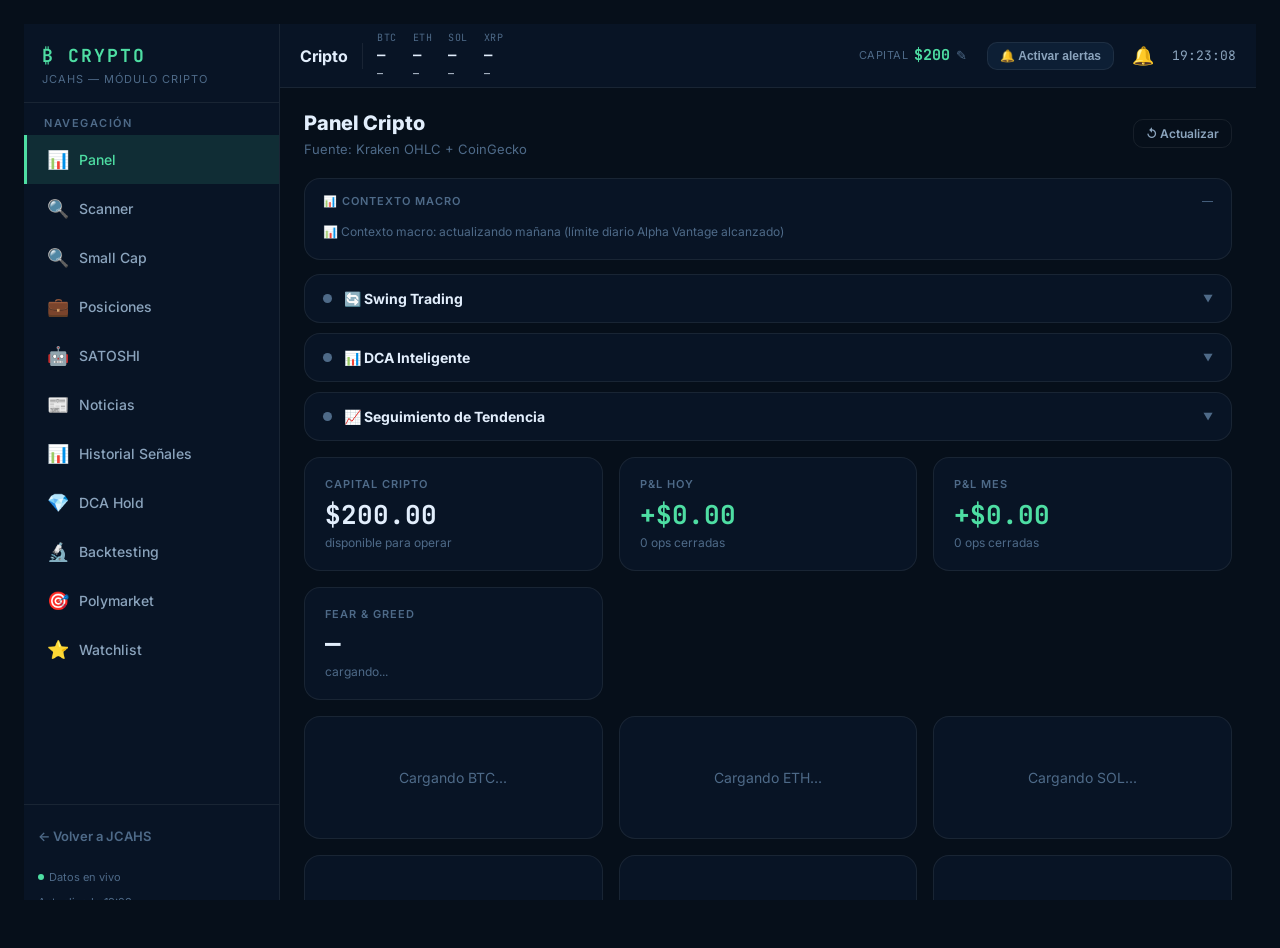
<file: crypto.html>
<!DOCTYPE html>
<html lang="es" class="dark">
<head>
<meta charset="UTF-8">
<meta name="viewport" content="width=device-width, initial-scale=1.0">
<title>JCAHS Crypto — Dashboard</title>
<link rel="preconnect" href="https://fonts.googleapis.com">
<link rel="preconnect" href="https://fonts.gstatic.com" crossorigin>
<link href="https://fonts.googleapis.com/css2?family=Inter:wght@400;500;600;700;800;900&family=JetBrains+Mono:wght@400;500;700&display=swap" rel="stylesheet">
<link rel="stylesheet" href="css/main.css">
<!-- JCAHS Core State & Config (deben ser los primeros) -->
<script src="js/core/state.js"></script>
<script src="js/core/config.js"></script>
<!-- JCAHS Shared Modules v2 -->
<script src="js/shared/math.js"></script>
<script src="js/core/storage.js"></script>
<script src="js/core/notifications.js"></script>
<!-- JCAHS Crypto Modules -->
<script src="js/crypto/indicators.js"></script>
<script src="js/crypto/backtesting.js"></script>
<script src="js/crypto/scanner.js"></script>
<script src="js/core/api.js"></script>
</head>
<body>

<div class="app-shell">

  <!-- SIDEBAR -->
  <aside class="sidebar" id="sidebar">
    <div class="sidebar-logo">
      <div class="sidebar-logo-text">₿ CRYPTO</div>
      <div class="sidebar-logo-sub">JCAHS — Módulo Cripto</div>
    </div>

    <div class="nav-section-label">Navegación</div>
    <a class="nav-link active" id="nl-sec-panel" onclick="ir('sec-panel')">
      <span class="nav-icon">📊</span> Panel
    </a>
    <a class="nav-link" id="nl-sec-scanner" onclick="ir('sec-scanner')">
      <span class="nav-icon">🔍</span> Scanner
    </a>
    <a class="nav-link" id="nl-sec-small-cap" onclick="ir('sec-small-cap')">
      <span class="nav-icon">🔍</span> Small Cap
    </a>
    <a class="nav-link" id="nl-sec-posiciones" onclick="ir('sec-posiciones')">
      <span class="nav-icon">💼</span> Posiciones
    </a>
    <a class="nav-link" id="nl-sec-satoshi" onclick="ir('sec-satoshi')">
      <span class="nav-icon">🤖</span> SATOSHI
    </a>
    <a class="nav-link" id="nl-sec-noticias" onclick="ir('sec-noticias')">
      <span class="nav-icon">📰</span> Noticias
    </a>
    <a class="nav-link" id="nl-sec-historial-crypto" onclick="ir('sec-historial-crypto')">
      <span class="nav-icon">📊</span> Historial Señales
    </a>
    <a class="nav-link" id="nl-sec-dca" onclick="ir('sec-dca')">
      <span class="nav-icon">💎</span> DCA Hold
    </a>
    <a class="nav-link" id="nl-sec-backtest" onclick="ir('sec-backtest')">
      <span class="nav-icon">🔬</span> Backtesting
    </a>
    <a class="nav-link" id="nl-sec-polymarket" onclick="ir('sec-polymarket')">
      <span class="nav-icon">🎯</span> Polymarket
    </a>
    <a class="nav-link" id="nl-sec-watchlist" onclick="ir('sec-watchlist')">
      <span class="nav-icon">⭐</span> Watchlist
    </a>

    <div class="sidebar-footer">
      <a href="index.html" class="link-volver">← Volver a JCAHS</a>
      <div style="margin-top:10px;">
        <div class="status-dot loading" id="status-datos">Cargando datos...</div>
      </div>
      <div style="margin-top:8px;font-size:11px;color:var(--text-3);" id="ultima-actualizacion">—</div>
    </div>
  </aside>

  <!-- OVERLAY MÓVIL -->
  <div id="sidebar-overlay" onclick="toggleMenuMovil()"></div>

  <!-- MAIN -->
  <div class="main-area">
    <header class="topbar">
      <button class="btn-hamburguesa" id="btn-hamburguesa" onclick="toggleMenuMovil()" aria-label="Menú">☰</button>
      <div class="topbar-title">Cripto</div>
      <div class="topbar-sep"></div>

      <!-- Ticker -->
      <div class="topbar-ticker">
        <div class="ticker-item">
          <span class="ticker-sym">BTC</span>
          <span class="ticker-price" id="ticker-btc-price">—</span>
          <span class="ticker-chg" id="ticker-btc-chg">—</span>
        </div>
        <div class="ticker-item">
          <span class="ticker-sym">ETH</span>
          <span class="ticker-price" id="ticker-eth-price">—</span>
          <span class="ticker-chg" id="ticker-eth-chg">—</span>
        </div>
        <div class="ticker-item" id="ticker-sol">
          <span class="ticker-sym">SOL</span>
          <span class="ticker-price" id="ticker-sol-price">—</span>
          <span class="ticker-chg" id="ticker-sol-chg">—</span>
        </div>
        <div class="ticker-item" id="ticker-xrp">
          <span class="ticker-sym">XRP</span>
          <span class="ticker-price" id="ticker-xrp-price">—</span>
          <span class="ticker-chg" id="ticker-xrp-chg">—</span>
        </div>
      </div>

      <!-- Capital editable -->
      <div id="capital-display" class="capital-editable" onclick="editarCapital()" title="Click para editar">
        <span class="capital-label">Capital</span>
        <span class="capital-val" id="capital-val">$200</span>
        <span class="capital-edit-icon">✎</span>
      </div>
      <div id="capital-input-wrap" class="capital-input-wrap">
        <input type="number" id="capital-input" class="capital-input" min="0" step="10"
               onkeydown="onCapitalKey(event)" onblur="guardarCapital()">
        <button class="btn btn-primary btn-sm" onclick="guardarCapital()">✓</button>
      </div>

      <button id="btn-activar-alertas-crypto" class="btn-activar-alertas" style="display:none" onclick="solicitarPermisoCrypto()">🔔 Activar alertas</button>
      <div class="campanita-wrap">
        <button id="btn-campanita-crypto" class="btn-campanita" onclick="toggleAlertasCryptoPan()" title="Alertas crypto">
          🔔<span id="campanita-badge-crypto" class="campanita-badge" style="display:none">0</span>
        </button>
        <div id="alertas-panel-crypto" class="alertas-panel" style="display:none">
          <div class="alertas-panel-header">🔔 Alertas Crypto</div>
          <div class="alertas-panel-list" id="alertas-panel-list-crypto">
            <div class="alertas-panel-empty">Sin alertas activas</div>
          </div>
        </div>
      </div>

      <div class="topbar-clock" id="topbar-clock">—</div>
    </header>

    <main class="spa-content">

      <!-- ══════════ PANEL ══════════ -->
      <section class="seccion active" id="sec-panel">

        <div class="sec-header">
          <div>
            <div class="sec-title">Panel Cripto</div>
            <div class="sec-sub" id="panel-fuente">Fuente: Kraken OHLC + CoinGecko</div>
          </div>
          <button class="btn btn-ghost btn-sm" onclick="recargarDatos(true)">↺ Actualizar</button>
        </div>

        <!-- Contexto Macro (Alpha Vantage) -->
        <div id="macro-panel" style="display:none;margin-bottom:14px;background:var(--surface);border:1px solid var(--border);border-radius:var(--radius-lg);padding:14px 18px;">
          <div style="display:flex;justify-content:space-between;align-items:center;margin-bottom:10px;">
            <div style="font-size:11px;font-weight:600;color:var(--text-3);letter-spacing:1px;text-transform:uppercase;">📊 Contexto Macro</div>
            <div style="font-size:11px;color:var(--text-3);" id="macro-ts">—</div>
          </div>
          <div id="macro-content" style="display:grid;grid-template-columns:repeat(3,1fr);gap:10px;"></div>
        </div>

        <!-- Estrategias Activas -->
        <div id="sec-estrategias" style="margin-bottom:16px;">
          <div id="estr-swing"></div>
          <div id="estr-dca"></div>
          <div id="estr-trend"></div>
        </div>

        <!-- KPIs -->
        <div class="grid-4" style="margin-bottom:16px;">
          <div class="card">
            <div class="card-title">Capital Cripto</div>
            <div class="card-value" id="kpi-capital">$200</div>
            <div class="card-sub">disponible para operar</div>
          </div>
          <div class="card">
            <div class="card-title">P&L Hoy</div>
            <div class="card-value" id="kpi-pnl-hoy">$0.00</div>
            <div class="card-sub" id="kpi-pnl-hoy-ops">0 operaciones</div>
          </div>
          <div class="card">
            <div class="card-title">P&L Mes</div>
            <div class="card-value" id="kpi-pnl-mes">$0.00</div>
            <div class="card-sub" id="kpi-pnl-mes-ops">0 operaciones</div>
          </div>
          <div class="card">
            <div class="card-title">Fear &amp; Greed</div>
            <div class="card-value" id="kpi-fng">—</div>
            <div class="card-sub" id="kpi-fng-label">cargando...</div>
          </div>
        </div>

        <!-- Crypto Cards — 8 monedas con OHLC real -->
        <div class="grid-4" style="margin-bottom:16px;" id="crypto-cards">
          <div class="crypto-coin-card" id="card-btc">
            <div style="text-align:center;padding:30px;color:var(--text-3);">Cargando BTC...</div>
          </div>
          <div class="crypto-coin-card" id="card-eth">
            <div style="text-align:center;padding:30px;color:var(--text-3);">Cargando ETH...</div>
          </div>
          <div class="crypto-coin-card" id="card-sol">
            <div style="text-align:center;padding:30px;color:var(--text-3);">Cargando SOL...</div>
          </div>
          <div class="crypto-coin-card" id="card-xrp">
            <div style="text-align:center;padding:30px;color:var(--text-3);">Cargando XRP...</div>
          </div>
          <div class="crypto-coin-card" id="card-ada">
            <div style="text-align:center;padding:30px;color:var(--text-3);">Cargando ADA...</div>
          </div>
          <div class="crypto-coin-card" id="card-avax">
            <div style="text-align:center;padding:30px;color:var(--text-3);">Cargando AVAX...</div>
          </div>
          <div class="crypto-coin-card" id="card-dot">
            <div style="text-align:center;padding:30px;color:var(--text-3);">Cargando DOT...</div>
          </div>
          <div class="crypto-coin-card" id="card-link">
            <div style="text-align:center;padding:30px;color:var(--text-3);">Cargando LINK...</div>
          </div>
        </div>

        <!-- Últimas operaciones -->
        <div class="card">
          <div style="display:flex;justify-content:space-between;align-items:center;margin-bottom:14px;">
            <div class="card-title" style="margin:0">Últimas Operaciones Crypto</div>
            <button class="btn btn-primary btn-sm" onclick="abrirModalRegistrar({})">+ Nueva</button>
          </div>
          <div id="ultimas-ops">
            <div class="empty-state">Sin operaciones registradas</div>
          </div>
        </div>

        <!-- Top 100 colapsable -->
        <div class="card">
          <div id="top100-extremos"></div>
          <div class="top100-toggle" id="top100-toggle" onclick="toggleTop100()">
            <span>🏆 Top 100 Criptomonedas por Market Cap</span>
            <span class="top100-arrow" id="top100-arrow">▼</span>
          </div>
          <div class="top100-wrap" id="top100-wrap">
            <div style="margin-bottom:10px;">
              <input type="text" class="input" id="top100-filter" placeholder="🔍 Buscar moneda..." oninput="filtrarTop100()">
            </div>
            <div class="top100-table-wrap" id="top100-table-wrap">
              <div class="empty-state">Desplegando...</div>
            </div>
          </div>
        </div>

      </section>

      <!-- ══════════ SCANNER ══════════ -->
      <section class="seccion" id="sec-scanner">

        <div class="sec-header">
          <div>
            <div class="sec-title">Scanner de Oportunidades</div>
            <div class="sec-sub">Análisis técnico 8 monedas — 4H + 1D</div>
          </div>
          <button class="btn btn-ghost btn-sm" onclick="recargarDatos(true)">↺ Actualizar</button>
        </div>

        <div id="scanner-content">
          <div class="empty-state">Cargando análisis técnico...</div>
        </div>

      </section>

      <!-- ══════════ SMALL CAP SCANNER ══════════ -->
      <section class="seccion" id="sec-small-cap">

        <div class="sec-header">
          <div>
            <div class="sec-title">🔍 Scanner Small Cap</div>
            <div class="sec-sub" id="sc-sub">Tokens con market cap $1M–$50M y alta liquidez</div>
          </div>
          <button class="btn btn-primary btn-sm" onclick="scanearSmallCap()">🔍 Buscar</button>
        </div>

        <!-- Aviso fijo -->
        <div style="background:var(--warn-dim);border:1px solid rgba(255,217,102,0.25);border-radius:var(--radius);padding:10px 14px;margin-bottom:14px;font-size:12px;color:var(--warning);line-height:1.6;">
          ⚠️ Esta tabla filtra por métricas cuantitativas. Antes de invertir verifica manualmente:
          tokens del team bloqueados, GitHub activo, auditoría publicada y revenue real.
          Usa el botón SATOSHI para análisis rápido de cada proyecto.
        </div>

        <!-- Tabla de resultados -->
        <div class="card" style="padding:0;" id="sc-card">
          <div id="sc-content" style="padding:20px">
            <div class="empty-state">Haz clic en "Buscar" para escanear tokens con market cap $1M–$50M.<br>Cache 30 minutos por búsqueda.</div>
          </div>
        </div>

      </section>

      <!-- ══════════ POSICIONES ══════════ -->
      <section class="seccion" id="sec-posiciones">

        <div class="sec-header">
          <div>
            <div class="sec-title">Posiciones Abiertas</div>
            <div class="sec-sub">Operaciones con resultado pendiente</div>
          </div>
          <button class="btn btn-primary btn-sm" onclick="abrirModalRegistrar({})">+ Nueva</button>
        </div>

        <div class="card">
          <div id="posiciones-content">
            <div class="empty-state">Sin posiciones abiertas</div>
          </div>
        </div>

      </section>

      <!-- ══════════ SATOSHI ══════════ -->
      <section class="seccion" id="sec-satoshi">

        <div class="sec-header">
          <div>
            <div class="sec-title">🤖 SATOSHI</div>
            <div class="sec-sub">Asesor crypto con datos reales del momento</div>
          </div>
          <button class="btn btn-ghost btn-sm" onclick="limpiarChatSATOSHI()">🗑 Limpiar chat</button>
        </div>

        <div class="card">
          <button class="satoshi-ctx-btn" onclick="toggleCtxSATOSHI()">
            <span>📊 Ver datos actuales que SATOSHI conoce</span>
            <span id="satoshi-ctx-arrow" style="margin-left:auto;font-size:10px">▼</span>
          </button>
          <div class="satoshi-ctx-panel" id="satoshi-ctx-panel"></div>

          <div class="satoshi-quick-btns">
            <button class="satoshi-quick-btn" onclick="consultarSATOSHI('¿Hay alguna señal de entrada ahora mismo en BTC, ETH, SOL o XRP?')">⚡ ¿Hay señal ahora?</button>
            <button class="satoshi-quick-btn" onclick="consultarSATOSHI('Analiza mis posiciones abiertas y dime si debería cerrar alguna.')">💼 Analiza mis posiciones</button>
            <button class="satoshi-quick-btn" onclick="consultarSATOSHI('¿Es buen momento para hacer DCA en BTC considerando el Fear and Greed actual?')">📈 ¿Es momento de DCA?</button>
          </div>

          <div class="satoshi-chat-area" id="ia-chat-satoshi">
            <div data-welcome style="text-align:center;padding:20px 0;color:var(--text-3);font-size:13px;">
              ₿ SATOSHI listo — haz una pregunta o usa los botones rápidos arriba.
            </div>
          </div>

          <div class="satoshi-input-row">
            <input class="input" id="satoshi-input" placeholder="Pregunta a SATOSHI..."
                   onkeydown="if(event.key==='Enter')consultarSATOSHI()">
            <button class="btn btn-primary" onclick="consultarSATOSHI()" style="flex-shrink:0">Enviar</button>
          </div>
        </div>

      </section>

      <!-- ══════════ NOTICIAS ══════════ -->
      <section class="seccion" id="sec-noticias">

        <div class="sec-header">
          <div>
            <div class="sec-title">📰 Noticias Crypto</div>
            <div class="sec-sub" id="noticias-sub">Últimas noticias del mercado — Finnhub</div>
          </div>
          <button class="btn btn-ghost btn-sm" onclick="cargarNoticiasCrypto(true)">↺ Actualizar</button>
        </div>

        <div id="noticias-content">
          <div class="empty-state">Haz clic en "↺ Actualizar" para cargar las últimas noticias crypto.</div>
        </div>

      </section>

      <!-- ══════════ SEÑALES HISTÓRICAS v2 ══════════ -->
      <section class="seccion" id="sec-historial-crypto">

        <div class="sec-header">
          <div>
            <div class="sec-title">📊 Señales Históricas</div>
            <div class="sec-sub" id="hs2-sub">Registro completo de operaciones</div>
          </div>
          <div style="display:flex;gap:8px;">
            <button class="btn btn-ghost btn-sm" onclick="ir('sec-scanner')">↗ Scanner</button>
            <button class="btn btn-ghost btn-sm" onclick="hs2Exportar()">⬇ JSON</button>
          </div>
        </div>

        <div id="hs2-dashboard"></div>
        <div id="hs2-filtros-wrap"></div>
        <div id="hs2-lista"></div>

      </section>

      <!-- ══════════ DCA HOLD ══════════ -->
      <section class="seccion" id="sec-dca">

        <div class="sec-header">
          <div>
            <div class="sec-title">💎 DCA Hold</div>
            <div class="sec-sub">Acumulación de largo plazo — BTC y ETH</div>
          </div>
          <button class="btn btn-primary btn-sm" onclick="abrirModalDca()">➕ Registrar compra</button>
        </div>

        <!-- Estado DCA (semáforo de condiciones) -->
        <div id="dca-estado" style="margin-bottom:14px;"></div>

        <!-- Configuración -->
        <div class="card" style="margin-bottom:14px;">
          <div class="card-title">Configuración DCA</div>
          <div style="display:grid;grid-template-columns:repeat(3,1fr);gap:12px;">
            <div>
              <label class="label">Monto mensual ($)</label>
              <input type="number" id="dca-mensual" class="input" min="0" step="10" value="50" oninput="guardarConfigDca()">
            </div>
            <div>
              <label class="label">% BTC</label>
              <input type="number" id="dca-pct-btc" class="input" min="0" max="100" step="5" value="70" oninput="guardarConfigDca(); calcPctEth()">
            </div>
            <div>
              <label class="label">% ETH</label>
              <input type="number" id="dca-pct-eth" class="input" min="0" max="100" step="5" value="30" readonly style="opacity:.6;">
            </div>
          </div>
        </div>

        <!-- Resumen del portafolio -->
        <div id="dca-resumen" style="margin-bottom:14px;"></div>

        <!-- Historial de compras -->
        <div class="card" style="padding:0;">
          <div style="padding:14px 18px;border-bottom:1px solid var(--border);font-size:11px;font-weight:600;color:var(--text-3);letter-spacing:1px;text-transform:uppercase;">Historial de compras DCA</div>
          <div id="dca-historial-wrap" style="overflow-x:auto;">
            <div class="empty-state" style="padding:24px;">Sin compras registradas todavía.</div>
          </div>
        </div>

        <!-- Canvas valor en tiempo -->
        <div class="card hs-canvas-wrap" id="dca-canvas-card" style="display:none;margin-top:14px;">
          <div class="card-title">Valor del portafolio DCA</div>
          <canvas id="canvas-dca" style="width:100%;height:160px;display:block;"></canvas>
        </div>

      </section>

      <!-- ══════════ BACKTESTING ══════════ -->
      <section class="seccion" id="sec-backtest">
        <div class="sec-header">
          <div>
            <div class="sec-title">🔬 Backtesting Real</div>
            <div class="sec-sub" id="bt-sub">720 velas OHLC reales de Kraken · SL/TP basados en ATR</div>
          </div>
        </div>

        <div style="background:var(--warn-dim);border:1px solid rgba(255,217,102,0.25);border-radius:var(--radius);padding:10px 14px;margin-bottom:14px;font-size:12px;color:var(--warning);line-height:1.6;">
          ⚠️ Resultados basados en señales históricas del sistema con datos reales de Kraken. Los resultados pasados no garantizan rentabilidad futura.
        </div>

        <!-- Motor real por token -->
        <div class="card" style="margin-bottom:14px;">
          <div class="card-title">Motor real — señales históricas del sistema</div>
          <!-- Selector de Timeframe -->
          <div style="margin-bottom:12px;">
            <div style="font-size:11px;color:var(--text-3);margin-bottom:6px;letter-spacing:1px;text-transform:uppercase;">Timeframe de análisis</div>
            <div style="display:flex;gap:8px;">
              <button id="btn-tf-1h" onclick="setTFBacktest('1h')" class="btn btn-ghost btn-sm">1H · 30 días</button>
              <button id="btn-tf-4h" onclick="setTFBacktest('4h')" class="btn btn-primary btn-sm">4H · 120 días ★</button>
              <button id="btn-tf-1d" onclick="setTFBacktest('1d')" class="btn btn-ghost btn-sm">1D · 2 años</button>
            </div>
          </div>
          <div style="display:flex;flex-wrap:wrap;gap:8px;margin-bottom:10px;">
            <button class="btn btn-ghost btn-sm" onclick="btEjecutarToken('BTC')">▶ BTC</button>
            <button class="btn btn-ghost btn-sm" onclick="btEjecutarToken('ETH')">▶ ETH</button>
            <button class="btn btn-ghost btn-sm" onclick="btEjecutarToken('SOL')">▶ SOL</button>
            <button class="btn btn-ghost btn-sm" onclick="btEjecutarToken('XRP')">▶ XRP</button>
            <button class="btn btn-ghost btn-sm" onclick="btEjecutarToken('ADA')">▶ ADA</button>
            <button class="btn btn-ghost btn-sm" onclick="btEjecutarToken('AVAX')">▶ AVAX</button>
            <button class="btn btn-ghost btn-sm" onclick="btEjecutarToken('DOT')">▶ DOT</button>
            <button class="btn btn-ghost btn-sm" onclick="btEjecutarToken('LINK')">▶ LINK</button>
            <button class="btn btn-primary btn-sm" onclick="btEjecutarTodos()">▶▶ Todos</button>
          </div>
          <div id="bt-progreso" style="display:none;">
            <div style="height:6px;background:var(--surface-2);border-radius:3px;margin-bottom:6px;">
              <div id="bt-barra" style="height:100%;background:var(--tertiary);border-radius:3px;width:0%;transition:width .3s;"></div>
            </div>
            <div style="font-size:11px;color:var(--text-3);" id="bt-progreso-txt">Calculando...</div>
          </div>
        </div>

        <!-- Motor simple (estrategias clásicas) -->
        <div class="card" style="margin-bottom:14px;">
          <div class="card-title">Motor clásico — estrategias simples</div>
          <div style="display:grid;grid-template-columns:1fr 1fr 1fr auto;gap:12px;align-items:end;">
            <div>
              <label class="label">Moneda</label>
              <select id="bt-sym" class="input">
                <option>BTC</option><option>ETH</option><option>SOL</option><option>XRP</option>
                <option>ADA</option><option>AVAX</option><option>DOT</option><option>LINK</option>
              </select>
            </div>
            <div>
              <label class="label">Estrategia</label>
              <select id="bt-strat" class="input">
                <option value="swing_rsi">Swing RSI (RSI&lt;30 → RSI&gt;65)</option>
                <option value="dca">DCA mensual (cada 30 velas)</option>
                <option value="divergencia">Divergencia alcista</option>
              </select>
            </div>
            <div>
              <label class="label">Timeframe</label>
              <select id="bt-tf" class="input">
                <option value="4h">4H</option>
                <option value="1d">1D</option>
              </select>
            </div>
            <button class="btn btn-ghost btn-sm" onclick="ejecutarBacktest()">▶ Clásico</button>
          </div>
        </div>

        <div id="bt-results">
          <div class="empty-state">Haz clic en "▶ BTC 4H" o "▶▶ Ejecutar todos" para analizar señales históricas reales.</div>
        </div>
      </section>

      <!-- ══════════ POLYMARKET ══════════ -->
      <section class="seccion" id="sec-polymarket">
        <div class="sec-header">
          <div>
            <div class="sec-title">🎯 Polymarket — Veredicto por Timeframe</div>
            <div class="sec-sub">Confluencia real 1h/4h/1d vs Polymarket · Veredicto ejecutable con nivel de confianza</div>
          </div>
          <button class="btn btn-ghost btn-sm" onclick="renderPolymarket()">↺ Actualizar</button>
        </div>

        <!-- Panel mercados cortoplazo: 5min/15min/1H/4H/Diario -->
        <div id="poly-5min-panel" style="background:#0d2540;border-radius:12px;padding:16px;margin-bottom:20px;border:1px solid #1a6eb5;">
          <div id="poly-5min-grid"></div>
          <div style="color:#8892b0;font-size:11px;margin-top:8px;" id="poly-5min-timer">Actualizando cada 5 minutos...</div>
        </div>
      </section>

      <!-- ══════════ WATCHLIST ══════════ -->
      <section class="seccion" id="sec-watchlist">
        <div class="sec-header">
          <div>
            <div class="sec-title">⭐ Watchlist</div>
            <div class="sec-sub" id="wl-sub">Monitorea tokens adicionales de Kraken</div>
          </div>
        </div>

        <div class="card" style="margin-bottom:14px;">
          <div style="display:flex;gap:10px;align-items:flex-end;">
            <div style="flex:1;">
              <label class="label">Agregar token (símbolo Kraken, ej: DOGE)</label>
              <input type="text" id="wl-input" class="input" placeholder="DOGE, MATIC, ATOM..." style="text-transform:uppercase;"
                     onkeydown="if(event.key==='Enter')agregarWatchlist()">
            </div>
            <button class="btn btn-primary" onclick="agregarWatchlist()">➕ Agregar</button>
          </div>
          <div style="font-size:11px;color:var(--text-3);margin-top:6px;">Máximo 10 tokens · usa el símbolo exacto de Kraken · abre nueva pestaña para verificar pares</div>
        </div>

        <div id="wl-content">
          <div class="empty-state">Añade tokens para monitorearlos con los mismos indicadores que las 8 monedas fijas.</div>
        </div>
      </section>

    </main>
  </div>
</div>

<!-- MODAL REGISTRAR COMPRA DCA -->
<div class="modal-overlay" id="modal-dca">
  <div class="modal-box">
    <div class="modal-title">💎 Registrar Compra DCA</div>
    <div class="form-row">
      <div class="form-group">
        <label class="label">Moneda</label>
        <select id="dca-moneda" class="input">
          <option value="BTC">BTC — Bitcoin</option>
          <option value="ETH">ETH — Ethereum</option>
        </select>
      </div>
      <div class="form-group">
        <label class="label">Monto invertido ($)</label>
        <input type="number" id="dca-monto" class="input" min="0" step="any" placeholder="0.00">
      </div>
    </div>
    <div class="form-row">
      <div class="form-group">
        <label class="label">Precio de compra ($)</label>
        <input type="number" id="dca-precio" class="input" min="0" step="any" placeholder="precio actual">
        <button class="btn btn-ghost btn-sm" style="margin-top:4px;width:100%;" onclick="dcaUsarPrecioActual()">Usar precio actual</button>
      </div>
      <div class="form-group">
        <label class="label">Fecha</label>
        <input type="date" id="dca-fecha" class="input">
      </div>
    </div>
    <div class="form-group">
      <label class="label">Notas (opcional)</label>
      <input type="text" id="dca-notas" class="input" placeholder="Compra programada mensual...">
    </div>
    <div class="modal-actions">
      <button class="btn btn-ghost" onclick="qs('modal-dca').classList.remove('show')">Cancelar</button>
      <button class="btn btn-primary" onclick="confirmarCompraDca()">💾 Guardar</button>
    </div>
  </div>
</div>

<!-- MODAL REGISTRAR OP -->
<div class="modal-overlay" id="modal-op">
  <div class="modal-box">
    <div class="modal-title">📋 Registrar Operación Crypto</div>

    <div class="form-group">
      <label class="label">Descripción</label>
      <input type="text" id="op-descripcion" class="input" placeholder="BTC LONG 2x — entrada por RSI sobrevendido">
    </div>

    <div class="form-row">
      <div class="form-group">
        <label class="label">Moneda</label>
        <select id="op-moneda" class="input" onchange="onMonedaChange()">
          <option value="BTC">BTC</option>
          <option value="ETH">ETH</option>
          <option value="SOL">SOL</option>
          <option value="XRP">XRP</option>
          <option value="ADA">ADA</option>
          <option value="AVAX">AVAX</option>
          <option value="DOT">DOT</option>
          <option value="LINK">LINK</option>
          <option value="OTRA">Otra</option>
        </select>
      </div>
      <div class="form-group" id="op-otra-wrap" style="display:none;">
        <label class="label">¿Cuál?</label>
        <input type="text" id="op-moneda-otra" class="input" placeholder="DOGE, BNB...">
      </div>
    </div>

    <div class="form-row">
      <div class="form-group">
        <label class="label">Posición</label>
        <select id="op-posicion" class="input">
          <option value="LONG">LONG</option>
          <option value="SHORT">SHORT</option>
          <option value="SPOT">SPOT</option>
        </select>
      </div>
      <div class="form-group">
        <label class="label">Exchange</label>
        <select id="op-exchange" class="input">
          <option>Binance</option>
          <option>Bybit</option>
          <option>KuCoin</option>
          <option>Kraken</option>
        </select>
      </div>
    </div>

    <div class="form-row">
      <div class="form-group">
        <label class="label">Precio Entrada ($)</label>
        <input type="number" id="op-entrada" class="input" placeholder="0.00" step="any"
               oninput="actualizarPnlPreview()">
        <button class="btn btn-ghost btn-sm" style="margin-top:4px;width:100%;" onclick="usarPrecioActual()">Usar precio actual</button>
      </div>
      <div class="form-group">
        <label class="label">Precio Salida ($) <span style="color:var(--text-3);font-weight:400;text-transform:none;">(opcional)</span></label>
        <input type="number" id="op-salida" class="input" placeholder="dejar vacío si pendiente" step="any"
               oninput="actualizarPnlPreview()">
      </div>
    </div>

    <div class="form-row">
      <div class="form-group">
        <label class="label">Capital Usado ($)</label>
        <input type="number" id="op-stake" class="input" placeholder="0.00" step="any"
               oninput="actualizarPnlPreview()">
      </div>
      <div class="form-group">
        <label class="label">Resultado</label>
        <select id="op-resultado" class="input">
          <option value="pendiente">Pendiente</option>
          <option value="ganó">Ganó ✓</option>
          <option value="perdió">Perdió ✗</option>
        </select>
      </div>
    </div>

    <div class="form-group">
      <label class="label">P&amp;L Estimado</label>
      <div class="pnl-preview" id="op-pnl-preview">— ingresa precios y capital —</div>
    </div>

    <div class="form-group">
      <label class="label">Notas</label>
      <input type="text" id="op-notas" class="input" placeholder="opcional">
    </div>

    <div class="form-group">
      <label class="label">Fecha</label>
      <input type="date" id="op-fecha" class="input">
    </div>

    <div class="modal-actions">
      <button class="btn btn-ghost" onclick="cerrarModal()">Cancelar</button>
      <button class="btn btn-primary" onclick="confirmarOp()">Guardar Operación</button>
    </div>
  </div>
</div>

<!-- MODAL REGISTRAR SEÑAL -->
<div class="modal-overlay" id="modal-senal">
  <div class="modal-box">
    <div class="modal-title">📋 Registrar Señal del Scanner</div>
    <div style="background:var(--surface-2);border:1px solid var(--border);border-radius:var(--radius);padding:12px 14px;margin-bottom:16px;font-family:var(--f-mono);font-size:12px;line-height:1.8;white-space:pre-wrap;" id="senal-datos-preview">Cargando datos...</div>
    <div class="form-row">
      <div class="form-group">
        <label class="label">SL sugerido (%)</label>
        <input type="number" id="senal-sl-pct" class="input" value="5" min="1" max="30" step="0.5">
      </div>
      <div class="form-group">
        <label class="label">TP sugerido (%)</label>
        <input type="number" id="senal-tp-pct" class="input" value="10" min="1" max="100" step="0.5">
      </div>
    </div>
    <div class="form-group">
      <label class="label">Notas</label>
      <input type="text" id="senal-notas" class="input" placeholder="Contexto adicional...">
    </div>
    <div class="form-group">
      <label style="display:flex;align-items:center;gap:8px;cursor:pointer;font-size:12px;color:var(--text-2);">
        <input type="checkbox" id="senal-edge-inflado">
        Edge inflado (excluir de estadísticas limpias)
      </label>
    </div>
    <div class="modal-actions">
      <button class="btn btn-ghost" onclick="qs('modal-senal').classList.remove('show')">Cancelar</button>
      <button class="btn btn-primary" onclick="confirmarSenal()">💾 Guardar Señal</button>
    </div>
  </div>
</div>

<script>
// ═══════════════════════════════════════════════════════════
//  JCAHS CRYPTO — Core JavaScript
// ═══════════════════════════════════════════════════════════

const PROXY = 'https://jcahs-proxy.jh050447.workers.dev';
const GROQ_URL = PROXY + '/?url=' + encodeURIComponent('https://api.groq.com/openai/v1/chat/completions') + '&api=groq';
const TAVILY_URL = PROXY + '/?url=' + encodeURIComponent('https://api.tavily.com/search') + '&api=tavily';

Object.assign(window.STATE, {
  precios: {},
  fng: null,
  ohlc: {
    BTC:  { '1h': [], '4h': [], '1d': [] },
    ETH:  { '1h': [], '4h': [], '1d': [] },
    SOL:  { '1h': [], '4h': [], '1d': [] },
    XRP:  { '1h': [], '4h': [], '1d': [] },
    ADA:  { '1h': [], '4h': [], '1d': [] },
    AVAX: { '1h': [], '4h': [], '1d': [] },
    DOT:  { '1h': [], '4h': [], '1d': [] },
    LINK: { '1h': [], '4h': [], '1d': [] }
  },
  capitalCrypto: parseFloat(localStorage.getItem('jcahs_crypto_capital')) || 200,
  changes24h: {},
  exchSelected: {},
  top100: null,
  smallCapData: null,
  smallCapTimestamp: null,
  smallCapOffset: 0,
  watchlistCoins: [],
  noticias: null,
  noticiasTimestamp: null,
  macro: null,
  preciosTimestamp: null,
  satoshiChat: [],
  alertasCrypto: [],
  tavilyUsadoMes: (function() {
    const h = new Date();
    const k = 'jcahs_tavily_' + h.getFullYear() + '-' + String(h.getMonth() + 1).padStart(2, '0');
    return parseInt(localStorage.getItem(k)) || 0;
  })(),
  cargando: false,
  ultimaActualizacion: null
});
const STATE = window.STATE;

const TIMEFRAMES_KRAKEN = {
  '1h':  { interval:   60, label: '1H',  velas: 720, historia: '30 días'  },
  '4h':  { interval:  240, label: '4H',  velas: 720, historia: '120 días' },
  '1d':  { interval: 1440, label: '1D',  velas: 720, historia: '2 años'   }
};
const _KRAKEN_PARES = {
  BTC:'XBTUSD', ETH:'ETHUSD', SOL:'SOLUSD', XRP:'XXRPZUSD',
  ADA:'ADAUSD', AVAX:'AVAXUSD', DOT:'DOTUSD', LINK:'LINKUSD'
};
async function cargarOHLCMultiTF(sym) {
  if (!STATE.ohlc[sym]) STATE.ohlc[sym] = {};
  for (const [tf, cfg] of Object.entries(TIMEFRAMES_KRAKEN)) {
    if (!STATE.ohlc[sym][tf] || STATE.ohlc[sym][tf].length === 0) {
      try {
        const datos = await cargarKlines(_KRAKEN_PARES[sym], cfg.interval);
        if (datos && datos.length > 0) STATE.ohlc[sym][tf] = datos;
      } catch(e) { console.warn('cargarOHLCMultiTF', sym, tf, e.message); }
    }
  }
}

// Nombres protegidos — nunca traducir con MyMemory u otro servicio
const NOMBRES = {
  BTC:'Bitcoin', ETH:'Ethereum', SOL:'Solana', XRP:'XRP',
  ADA:'Cardano', AVAX:'Avalanche', DOT:'Polkadot', LINK:'Chainlink',
  BNB:'BNB', PUNT:'Punt'
};
const CRYPTO_NOMBRES = NOMBRES; // alias explícito para compatibilidad
const COIN_COLOR = {
  BTC:'#F7931A', ETH:'#627EEA', SOL:'#9945FF', XRP:'#00AAE4',
  ADA:'#0033AD', AVAX:'#E84142', DOT:'#E6007A', LINK:'#2A5ADA'
};
const CRYPTO_LOGOS = {
  BTC:  'https://assets.coingecko.com/coins/images/1/small/bitcoin.png',
  ETH:  'https://assets.coingecko.com/coins/images/279/small/ethereum.png',
  SOL:  'https://assets.coingecko.com/coins/images/4128/small/solana.png',
  XRP:  'https://assets.coingecko.com/coins/images/44/small/xrp-symbol-white-128.png',
  ADA:  'https://assets.coingecko.com/coins/images/975/small/cardano.png',
  AVAX: 'https://assets.coingecko.com/coins/images/12559/small/Avalanche_Circle_RedWhite_Trans.png',
  DOT:  'https://assets.coingecko.com/coins/images/12171/small/polkadot.png',
  LINK: 'https://assets.coingecko.com/coins/images/877/small/chainlink-new-logo.png',
  BNB:  'https://assets.coingecko.com/coins/images/825/small/bnb-icon2_2x.png',
  PUNT: 'https://assets.coingecko.com/coins/images/30494/small/punt.png'
};
const EXCHANGES = {
  binance: { nombre:'Binance', spot:0.001,  futuros:0.0004 },
  bybit:   { nombre:'Bybit',   spot:0.001,  futuros:0.0006 },
  kucoin:  { nombre:'KuCoin',  spot:0.001,  futuros:0.0006 },
  kraken:  { nombre:'Kraken',  spot:0.0016, futuros:0.0005 }
};

// ── HELPERS ───────────────────────────────────────────────
function qs(id) { return document.getElementById(id); }

function fmt(n, d = 2) {
  if (n == null || isNaN(n)) return '—';
  return new Intl.NumberFormat('en-US', { minimumFractionDigits: d, maximumFractionDigits: d }).format(n);
}

function fmtPrecio(n) {
  if (n == null || isNaN(n)) return '—';
  if (n >= 10000) return '$' + fmt(n, 0);
  if (n >= 100)   return '$' + fmt(n, 2);
  if (n >= 1)     return '$' + fmt(n, 4);
  return '$' + fmt(n, 6);
}

function fmtPct(n) {
  if (n == null || isNaN(n)) return '—';
  const s = n >= 0 ? '+' : '';
  return s + fmt(n, 2) + '%';
}

function hoyISO() {
  return new Date().toISOString().slice(0, 10);
}

function mesActual() {
  const d = new Date();
  return d.getFullYear() + '-' + String(d.getMonth() + 1).padStart(2, '0');
}

// ── NAVEGACIÓN ────────────────────────────────────────────
function ir(sec) {
  document.querySelectorAll('.seccion').forEach(s => s.classList.remove('active'));
  document.querySelectorAll('.nav-link').forEach(l => l.classList.remove('active'));
  const el = qs(sec);
  if (el) el.classList.add('active');
  const nl = qs('nl-' + sec);
  if (nl) nl.classList.add('active');
  // Cerrar sidebar en móvil
  if (window.innerWidth <= 768) toggleMenuMovil(false);
  // Renderizar sección
  if (sec === 'sec-scanner') renderScanner();
  if (sec === 'sec-posiciones') renderPosiciones();
  if (sec === 'sec-panel') renderUltimasOps();
  if (sec === 'sec-historial-crypto') renderHS2();
  if (sec === 'sec-noticias') cargarNoticiasCrypto();
  if (sec === 'sec-small-cap' && STATE.smallCapData) renderSmallCapTabla(STATE.smallCapData, STATE.smallCapOffset || 0);
  if (sec === 'sec-dca') renderDca();
  if (sec === 'sec-watchlist') renderWatchlist();
  if (sec === 'sec-backtest') qs('bt-results').innerHTML = '<div class="empty-state">Configura los parámetros y haz clic en "Ejecutar".</div>';
  if (sec === 'sec-polymarket') renderPolymarket();
}

function toggleMenuMovil(forzar) {
  const sb = qs('sidebar');
  const ov = qs('sidebar-overlay');
  const abrir = forzar !== undefined ? forzar : !sb.classList.contains('mob-open');
  sb.classList.toggle('mob-open', abrir);
  ov.classList.toggle('mob-open', abrir);
}

// ── RELOJ ─────────────────────────────────────────────────
function actualizarReloj() {
  const d = new Date();
  qs('topbar-clock').textContent = d.toLocaleTimeString('es-EC', {
    hour: '2-digit', minute: '2-digit', second: '2-digit', hour12: false
  });
}

// ── CAPITAL EDITABLE ──────────────────────────────────────
function editarCapital() {
  qs('capital-display').style.display = 'none';
  const w = qs('capital-input-wrap');
  w.classList.add('show');
  const inp = qs('capital-input');
  inp.value = STATE.capitalCrypto;
  inp.focus();
  inp.select();
}

function guardarCapital() {
  const val = parseFloat(qs('capital-input').value);
  if (!isNaN(val) && val >= 0) {
    STATE.capitalCrypto = val;
    localStorage.setItem('jcahs_crypto_capital', String(val));
    qs('capital-val').textContent = '$' + fmt(val, 0);
    qs('kpi-capital').textContent = '$' + fmt(val, 2);
  }
  qs('capital-input-wrap').classList.remove('show');
  qs('capital-display').style.display = '';
}

function onCapitalKey(e) {
  if (e.key === 'Enter') guardarCapital();
  if (e.key === 'Escape') {
    qs('capital-input-wrap').classList.remove('show');
    qs('capital-display').style.display = '';
  }
}

// ── FETCH HELPERS ─────────────────────────────────────────
async function proxyGet(url) {
  const r = await fetch(PROXY + '/?url=' + encodeURIComponent(url));
  if (!r.ok) throw new Error('HTTP ' + r.status);
  return r.json();
}

// ── COINGECKO RATE LIMITER ────────────────────────────────
const CACHE_COINGECKO_MS = 3 * 60 * 60 * 1000; // 3 horas
let _lastCoinGeckoCall = 0;
const COINGECKO_MIN_INTERVAL = 15000; // 15 seg entre llamadas

async function coingeckoFetch(url) {
  const ahora = Date.now();
  const espera = COINGECKO_MIN_INTERVAL - (ahora - _lastCoinGeckoCall);
  if (espera > 0) await new Promise(function(r) { setTimeout(r, espera); });
  _lastCoinGeckoCall = Date.now();
  return proxyGet(url);
}

// ── CARGAR PRECIOS ────────────────────────────────────────
// Cascada: 1° Kraken Ticker  2° CoinGecko  3° precios en memoria
const _KRAKEN_TICKER_MAP = {
  XXBTZUSD: 'BTC', XBTUSD: 'BTC',
  XETHZUSD: 'ETH',
  SOLUSD:   'SOL',
  XXRPZUSD: 'XRP', XRPZUSD: 'XRP',
  ADAUSD:   'ADA',
  AVAXUSD:  'AVAX',
  DOTUSD:   'DOT',
  LINKUSD:  'LINK'
};

async function cargarPreciosKraken() {
  const url = 'https://api.kraken.com/0/public/Ticker?pair=XBTUSD,XETHZUSD,SOLUSD,XXRPZUSD,ADAUSD,AVAXUSD,DOTUSD,LINKUSD';
  const data = await proxyGet(url);
  if (data.error && data.error.length > 0) throw new Error(data.error[0]);
  if (!data.result) throw new Error('Sin resultado Kraken Ticker');
  let n = 0;
  Object.entries(data.result).forEach(([key, v]) => {
    const sym = _KRAKEN_TICKER_MAP[key];
    if (!sym) return;
    const precio = parseFloat(v.c[0]);
    if (isNaN(precio) || precio <= 0) return;
    STATE.precios[sym] = precio;
    STATE.changes24h[sym] = STATE.changes24h[sym] || 0;
    n++;
  });
  if (n < 2) throw new Error('Respuesta Kraken incompleta (' + n + ' pares)');
}

async function cargarPreciosCoinGecko() {
  const CG_PRECIOS_KEY = 'jcahs_coingecko_precios';
  // CAMBIO 1: cache 3h en localStorage
  try {
    const cached = JSON.parse(localStorage.getItem(CG_PRECIOS_KEY) || 'null');
    if (cached && Date.now() - cached.timestamp < CACHE_COINGECKO_MS) {
      const map = { bitcoin:'BTC', ethereum:'ETH', solana:'SOL', ripple:'XRP', cardano:'ADA', 'avalanche-2':'AVAX', polkadot:'DOT', chainlink:'LINK' };
      Object.entries(map).forEach(([id, sym]) => {
        if (cached.data[id]) { STATE.precios[sym] = cached.data[id].usd; STATE.changes24h[sym] = cached.data[id].usd_24h_change; }
      });
      return;
    }
  } catch(e) {}
  // CAMBIO 2: usar coingeckoFetch (semáforo 15s)
  const data = await coingeckoFetch(
    'https://api.coingecko.com/api/v3/simple/price?ids=bitcoin,ethereum,solana,ripple,cardano,avalanche-2,polkadot,chainlink&vs_currencies=usd&include_24hr_change=true'
  );
  try { localStorage.setItem(CG_PRECIOS_KEY, JSON.stringify({ data, timestamp: Date.now() })); } catch(e) {}
  const map = {
    bitcoin: 'BTC', ethereum: 'ETH', solana: 'SOL', ripple: 'XRP',
    cardano: 'ADA', 'avalanche-2': 'AVAX', polkadot: 'DOT', chainlink: 'LINK'
  };
  Object.entries(map).forEach(([id, sym]) => {
    if (data[id]) { STATE.precios[sym] = data[id].usd; STATE.changes24h[sym] = data[id].usd_24h_change; }
  });
  // CAMBIO 3: CoinGecko es ya fallback — Kraken es el primario en cargarPrecios()
}

async function cargarPrecios(forzar) {
  // Caché 3 min (omitir si forzar=true)
  if (!forzar && STATE.preciosTimestamp && Date.now() - STATE.preciosTimestamp < 180000) {
    actualizarTicker();
    return;
  }

  let fuente = null;

  try {
    await cargarPreciosKraken();
    fuente = 'kraken';
  } catch (eK) {
    console.warn('Kraken Ticker falló, usando CoinGecko:', eK.message);
    try {
      await cargarPreciosCoinGecko();
      fuente = 'coingecko';
    } catch (eC) {
      console.warn('CoinGecko también falló:', eC.message);
      if (STATE.preciosTimestamp) {
        const min = Math.round((Date.now() - STATE.preciosTimestamp) / 60000);
        const el = qs('panel-fuente');
        if (el) el.textContent = '⚠️ Precios sin actualizar — última hace ' + min + 'min';
      }
      actualizarTicker();
      return;
    }
  }

  STATE.preciosTimestamp = Date.now();

  // Recalcular change24h desde velas 1D (más preciso que APIs externas)
  ['BTC', 'ETH', 'SOL', 'XRP', 'ADA', 'AVAX', 'DOT', 'LINK'].forEach(sym => {
    if (STATE.precios[sym]) {
      const ch = calcChange24h(sym);
      if (ch !== 0) STATE.changes24h[sym] = ch;
    }
  });

  const el = qs('panel-fuente');
  if (el) el.textContent = fuente === 'kraken'
    ? 'Fuente: Kraken (OHLC + Precios)'
    : 'Fuente: Kraken OHLC + CoinGecko (precios)';

  actualizarTicker();
}

function actualizarTicker() {
  [['BTC','btc'], ['ETH','eth'], ['SOL','sol'], ['XRP','xrp']].forEach(([sym, id]) => {
    const p = STATE.precios[sym];
    if (!p) return;
    qs('ticker-' + id + '-price').textContent = fmtPrecio(p);
    const chgEl = qs('ticker-' + id + '-chg');
    const chg = STATE.changes24h[sym] || 0;
    chgEl.textContent = fmtPct(chg);
    chgEl.className = 'ticker-chg ' + (chg >= 0 ? 'pos' : 'neg');
  });
}

// ── CARGAR FEAR & GREED ───────────────────────────────────
async function cargarFearGreed() {
  try {
    const data = await proxyGet('https://api.alternative.me/fng/');
    if (data.data && data.data[0]) {
      STATE.fng = {
        value: parseInt(data.data[0].value),
        label: data.data[0].value_classification
      };
    }
  } catch (e) {
    console.warn('cargarFearGreed error:', e.message);
  }
}

// ── CARGAR KLINES (Kraken) ────────────────────────────────
// Pairs: XBTUSD (BTC), ETHUSD (ETH)
// Intervals: 240=4h, 1440=1d
// Response: {error:[], result: { XXBTZUSD: [[time_s, o, h, l, c, vwap, vol, count], ...], last: N }}
async function cargarKlines(krakenPair, interval) {
  try {
    const url = 'https://api.kraken.com/0/public/OHLC?pair=' + krakenPair + '&interval=' + interval;
    const data = await proxyGet(url);
    if (data.error && data.error.length > 0) throw new Error(data.error[0]);
    const pairKey = Object.keys(data.result).find(k => k !== 'last');
    if (!pairKey) throw new Error('Par no encontrado en respuesta');
    const candles = data.result[pairKey];
    // Excluir la última vela (está en curso, incompleta)
    return candles.slice(0, -1).map(k => ({
      t: k[0] * 1000,           // segundos → ms
      o: parseFloat(k[1]),
      h: parseFloat(k[2]),
      l: parseFloat(k[3]),
      c: parseFloat(k[4]),
      v: parseFloat(k[6])       // k[5]=vwap, k[6]=volume
    }));
  } catch (e) {
    console.warn('cargarKlines Kraken ' + krakenPair + ' ' + interval + ':', e.message);
    return [];
  }
}

// ── INDICADORES TÉCNICOS ──────────────────────────────────

function calcChange24h(sym) {
  const k1d = STATE.ohlc[sym]?.['1d'] || [];
  if (k1d.length < 1) return 0;
  const prevClose = k1d[k1d.length - 1].c;
  const current = STATE.precios[sym];
  if (!prevClose || !current) return 0;
  return (current - prevClose) / prevClose * 100;
}



function generarExplicaciones(datos) {
  if (!datos || datos.razones.length === 0) return '';
  return datos.razones.slice(0, 2).map(r => r.txt).join('. ');
}

// ── CALCULAR SCORE ────────────────────────────────────────


function calcEstrategias() {
  const monedas8 = ['BTC', 'ETH', 'SOL', 'XRP', 'ADA', 'AVAX', 'DOT', 'LINK'];

  // ── SWING: RSI 4H < 35 Y score >= 60
  const swingCandidatas = [];
  let swingProximaRsi = Infinity, swingProximaSym = null, swingProximaVal = null;
  monedas8.forEach(sym => {
    const d = calcScore(sym);
    if (!d || d.rsi4h === null) return;
    const tieneDiv = !!(d.div4h?.detectada || d.div1d?.detectada);
    if ((d.rsi4h < 35 && d.score >= 60) || (tieneDiv && d.score >= 50)) {
      swingCandidatas.push({ sym, rsi: d.rsi4h, score: d.score, precio: d.precio, div4h: d.div4h, div1d: d.div1d, nearSoporte: d.nearSoporte, nearResist: d.nearResist });
    } else {
      const dist = d.rsi4h - 35;
      if (dist < swingProximaRsi) { swingProximaRsi = dist; swingProximaSym = sym; swingProximaVal = d.rsi4h; }
    }
  });

  // ── DCA: F&G < 20, RSI semanal BTC < 40, precio BTC < EMA200 1D
  const fng = STATE.fng?.value ?? null;
  const btcD = calcScore('BTC');
  const rsiSem = calcRsiSemanal('BTC');
  const btcPrecio = STATE.precios.BTC ?? null;
  const ema200 = btcD?.ema200_1d ?? null;
  const cFng  = fng !== null   ? fng < 20                        : null;
  const cRsiW = rsiSem !== null ? rsiSem < 40                    : null;
  const cEma  = (ema200 && btcPrecio) ? btcPrecio < ema200      : null;
  const dcaCondiciones = [
    { nombre: 'Fear & Greed < 20',         activa: cFng,
      valor: fng !== null ? 'F&G = ' + fng : 'sin datos' },
    { nombre: 'RSI semanal BTC < 40',      activa: cRsiW,
      valor: rsiSem !== null ? 'RSI-W = ' + fmt(rsiSem, 1) : 'sin datos' },
    { nombre: 'BTC bajo EMA200 diaria',    activa: cEma,
      valor: (ema200 && btcPrecio) ? '$' + fmt(btcPrecio,0) + (btcPrecio < ema200 ? ' < ' : ' > ') + 'EMA200 $' + fmt(ema200,0) : 'sin datos' }
  ];
  const dcaActivas = dcaCondiciones.filter(c => c.activa === true).length;

  // ── TENDENCIA: cruce EMA20 > EMA50 reciente en BTC o ETH
  let tendenciaCruce = null;
  let tendenciaEma20BTC = btcD?.ema20_1d, tendenciaEma50BTC = btcD?.ema50_1d;
  for (const sym of ['BTC', 'ETH']) {
    const cruce = detectarCruceEMAReciente(sym);
    if (cruce) { tendenciaCruce = cruce; break; }
  }

  return {
    swing: { activa: swingCandidatas.length > 0, candidatas: swingCandidatas,
      masProxima: swingProximaSym ? { sym: swingProximaSym, rsi: swingProximaVal, distancia: swingProximaRsi } : null },
    dca: { activa: dcaActivas === 3, condiciones: dcaCondiciones, numActivas: dcaActivas },
    trend: { activa: !!tendenciaCruce, cruce: tendenciaCruce, ema20BTC: tendenciaEma20BTC, ema50BTC: tendenciaEma50BTC }
  };
}

function toggleEstr(el) { el.closest('.estr-card').classList.toggle('open'); }

function _estrCard(titulo, emoji, estado, badge, body, abierta) {
  return '<div class="estr-card ' + estado + (abierta ? ' open' : '') + '">' +
    '<div class="estr-header" onclick="toggleEstr(this)">' +
    '<span class="estr-dot ' + estado + '"></span>' +
    '<span class="estr-title">' + emoji + ' ' + escHtml(titulo) + '</span>' +
    '<span class="estr-badge ' + estado + '">' + escHtml(badge) + '</span>' +
    '<span class="estr-arrow">▼</span>' +
    '</div>' +
    '<div class="estr-body">' + body + '</div>' +
    '</div>';
}

function renderEstrategias() {
  const e = calcEstrategias();

  // ── SWING ──
  (function() {
    const el = qs('estr-swing');
    if (!el) return;
    let body = '', estado = 'inactiva', badge = 'INACTIVA', abierta = false;
    if (e.swing.activa) {
      estado = 'activa'; badge = 'ACTIVA'; abierta = true;
      const m = e.swing.candidatas[0];
      const tieneDiv = !!(m.div4h?.detectada || m.div1d?.detectada);
      const exchId = STATE.exchSelected[m.sym] || 'binance';
      const exchNombre = EXCHANGES[exchId]?.nombre || 'Binance';
      const kelly = calcKelly(m.score / 100, 2, 0.25) * STATE.capitalCrypto;
      // SL/TP dinámicos basados en ATR
      let sl = m.precio ? m.precio * 0.95 : null;
      let tp = m.precio ? m.precio * 1.10 : null;
      if (m.precio) {
        const k4hSwing = (STATE.ohlc[m.sym] || {})['4h'] || [];
        if (k4hSwing.length >= 15) {
          const atrSw = calcATR(k4hSwing.map(c => c.h), k4hSwing.map(c => c.l), k4hSwing.map(c => c.c), 14);
          const atrVal = atrSw[atrSw.length - 1];
          if (atrVal > 0) { sl = m.precio - atrVal * 1.5; tp = m.precio + atrVal * 2.0; }
        }
      }
      body = '<div class="estr-instrucciones">' +
        '<b>🎯 ' + m.sym + ' — RSI ' + fmt(m.rsi, 1) + ' · Score ' + m.score + '/100</b>' +
        (tieneDiv ? ' <span style="font-size:11px;color:var(--warning);font-weight:700">📐 Divergencia alcista</span>' : '') + '<br>' +
        '1. Ve a <b>' + escHtml(exchNombre) + '</b><br>' +
        '2. Compra <b>' + m.sym + '</b> en SPOT<br>' +
        '3. Precio entrada: <b>' + fmtPrecio(m.precio) + '</b><br>' +
        '4. Stop Loss: <b style="color:var(--error)">' + (sl ? fmtPrecio(sl) : '—') + '</b> (−5%)' +
        (tieneDiv ? ' <span style="font-size:11px;color:var(--text-3)">— o el mínimo reciente (más preciso con divergencia)</span>' : '') + '<br>' +
        (m.nearSoporte ? '   ✅ <b>Soporte fuerte cerca</b>: $' + fmt(m.nearSoporte.precio,0) + ' (' + m.nearSoporte.toques + ' toques) — confirma entrada<br>' : '') +
        (m.nearResist  ? '   ⚠ Resistencia cercana: $' + fmt(m.nearResist.precio,0) + ' — cuidado con el recorrido<br>' : '') +
        '5. Take Profit: <b style="color:var(--tertiary)">' + (tp ? fmtPrecio(tp) : '—') + '</b> (+10%)<br>' +
        '6. Monto sugerido: <b style="color:var(--tertiary)">$' + fmt(kelly, 2) + '</b> (' + fmt(kelly / STATE.capitalCrypto * 100, 1) + '% de $' + fmt(STATE.capitalCrypto, 2) + ')<br>' +
        '7. Registra en Historial de Señales' +
        '</div>' +
        '<div style="display:flex;gap:8px;flex-wrap:wrap;">' +
        '<button class="btn btn-primary btn-sm" onclick="abrirModalSenal(\'' + m.sym + '\')">📋 Registrar señal</button>' +
        '<button class="btn btn-ghost btn-sm" onclick="ir(\'sec-scanner\')">Ver en Scanner →</button>' +
        '</div>' +
        '<div style="display:flex;gap:5px;margin-top:7px;">' +
        '<a href="https://www.binance.com/es/trade/' + m.sym + '_USDT" target="_blank" rel="noopener" style="flex:1;text-align:center;background:#F0B90B;color:#000;border-radius:6px;font-size:11px;font-weight:700;padding:5px 4px;text-decoration:none;">🟡 Binance</a>' +
        '<a href="https://www.kucoin.com/es/trade/' + m.sym + '-USDT" target="_blank" rel="noopener" style="flex:1;text-align:center;background:#23AF91;color:#fff;border-radius:6px;font-size:11px;font-weight:700;padding:5px 4px;text-decoration:none;">🟢 KuCoin</a>' +
        '</div>' +
        (tieneDiv ? '<div style="margin-top:8px;font-size:11px;color:var(--text-3);line-height:1.5;padding:6px 8px;background:var(--surface-2);border-radius:6px;border-left:2px solid rgba(255,217,102,0.35);">⚠ La divergencia reduce falsas señales pero no las elimina. En tendencia bajista fuerte el precio puede seguir cayendo. Stop loss obligatorio.</div>' : '');
      if (e.swing.candidatas.length > 1) {
        body += '<div style="margin-top:10px;font-size:12px;color:var(--text-3);">También con señal: ' +
          e.swing.candidatas.slice(1).map(x => x.sym + ' (RSI ' + fmt(x.rsi,1) + ')').join(', ') + '</div>';
      }
    } else {
      body = '<div style="font-size:13px;color:var(--text-3);padding-bottom:8px;">Sin monedas en zona de entrada swing. Esperar RSI &lt; 35 y Score ≥ 60 en cualquiera de las 8 monedas.</div>';
      if (e.swing.masProxima) {
        body += '<div class="estr-hint"><b>' + e.swing.masProxima.sym + '</b> más cercano: RSI = <b style="font-family:var(--f-mono)">' + fmt(e.swing.masProxima.rsi, 1) + '</b>' +
          ' <span style="color:var(--text-3)">(faltan ' + fmt(e.swing.masProxima.distancia, 1) + ' puntos para señal)</span></div>';
      }
    }
    el.innerHTML = _estrCard('Swing Trading', '🔄', estado, badge, body, abierta);
  })();

  // ── DCA ──
  (function() {
    const el = qs('estr-dca');
    if (!el) return;
    const n = e.dca.numActivas;
    const estado = e.dca.activa ? 'activa' : n > 0 ? 'parcial' : 'inactiva';
    const badge = e.dca.activa ? 'ACTIVA' : n > 0 ? n + '/3 COND.' : 'INACTIVA';
    const abierta = n > 0;
    let body = '';
    if (e.dca.activa) {
      const cap = STATE.capitalCrypto;
      body = '<div class="estr-instrucciones">' +
        '<b>🚨 ZONA DCA — Las 3 condiciones están activas</b><br>' +
        'Este es un momento histórico de compra.<br>' +
        '1. Compra BTC por <b style="color:var(--tertiary)">$' + fmt(cap * 0.30, 2) + '</b> (30% del capital)<br>' +
        '2. Compra ETH por <b style="color:var(--tertiary)">$' + fmt(cap * 0.20, 2) + '</b> (20% del capital)<br>' +
        '3. Guarda en wallet — horizonte 12-24 meses<br>' +
        '4. NO uses stop loss en DCA' +
        '</div>';
    }
    // Semáforo de condiciones (siempre visible cuando el body está abierto)
    body += '<div style="margin-bottom:8px;">';
    e.dca.condiciones.forEach(c => {
      const icon = c.activa === true ? '✅' : c.activa === false ? '❌' : '⏳';
      const valColor = c.activa === true ? 'var(--tertiary)' : c.activa === false ? 'var(--error)' : 'var(--text-3)';
      body += '<div class="estr-cond-row">' +
        '<span style="font-size:14px">' + icon + '</span>' +
        '<span class="estr-cond-label">' + escHtml(c.nombre) + '</span>' +
        '<span class="estr-cond-val" style="color:' + valColor + '">' + escHtml(c.valor) + '</span>' +
        '</div>' +
        '<div class="metric-exp" style="padding-left:26px;padding-bottom:4px;">' + _expDCACond(c.nombre) + '</div>';
    });
    body += '</div>';
    if (!e.dca.activa) {
      body += '<div class="estr-hint">' + (n === 0
        ? 'Mercado no está en zona de pánico extremo. DCA no recomendado ahora.'
        : 'Faltan ' + (3 - n) + ' condición' + (3 - n > 1 ? 'es' : '') + ' para activar DCA completo.') + '</div>';
    }
    el.innerHTML = _estrCard('DCA Inteligente', '📊', estado, badge, body, abierta);
  })();

  // ── TENDENCIA ──
  (function() {
    const el = qs('estr-trend');
    if (!el) return;
    const estado = e.trend.activa ? 'activa' : 'inactiva';
    const badge = e.trend.activa ? 'ACTIVA' : 'INACTIVA';
    const abierta = e.trend.activa;
    let body = '';
    if (e.trend.activa && e.trend.cruce) {
      const c = e.trend.cruce;
      const exchId = STATE.exchSelected[c.sym] || 'binance';
      const exchNombre = EXCHANGES[exchId]?.nombre || 'Binance';
      const precio = STATE.precios[c.sym];
      const kelly = calcKelly(0.65, 2, 0.25) * STATE.capitalCrypto;
      const sl = precio ? precio * 0.93 : null;
      const tp = precio ? precio * 1.15 : null;
      body = '<div class="estr-instrucciones">' +
        '<b>📈 TENDENCIA ALCISTA CONFIRMADA en ' + c.sym + '</b><br>' +
        'Cruce EMA20 &gt; EMA50 hace <b>' + c.velasAtras + ' velas</b>' + (c.velasAtras === 0 ? ' (vela actual)' : ' (~' + c.horasAtras + 'h)') + '<br>' +
        'EMA20: <b style="font-family:var(--f-mono)">' + (c.ema20 ? '$'+fmt(c.ema20,0) : '—') + '</b> · EMA50: <b style="font-family:var(--f-mono)">' + (c.ema50 ? '$'+fmt(c.ema50,0) : '—') + '</b><br><br>' +
        '1. Ve a <b>' + escHtml(exchNombre) + '</b><br>' +
        '2. Abre LONG en <b>' + c.sym + '</b><br>' +
        '3. Precio entrada: <b>' + fmtPrecio(precio) + '</b><br>' +
        '4. Stop Loss: <b style="color:var(--error)">' + (sl ? fmtPrecio(sl) : '—') + '</b> (−7%)<br>' +
        '5. Take Profit: <b style="color:var(--tertiary)">' + (tp ? fmtPrecio(tp) : '—') + '</b> (+15%)<br>' +
        '6. Monto: <b style="color:var(--tertiary)">$' + fmt(kelly, 2) + '</b><br>' +
        '7. Si llega a +8%: mueve SL a punto de entrada' +
        '</div>' +
        '<div style="display:flex;gap:8px;flex-wrap:wrap;">' +
        '<button class="btn btn-primary btn-sm" onclick="abrirModalRegistrar({moneda:\'' + c.sym + '\',posicion:\'LONG\',stake:' + kelly.toFixed(2) + '})">📋 Registrar operación</button>' +
        '</div>' +
        '<div style="display:flex;gap:5px;margin-top:7px;">' +
        '<a href="https://www.binance.com/es/trade/' + c.sym + '_USDT" target="_blank" rel="noopener" style="flex:1;text-align:center;background:#F0B90B;color:#000;border-radius:6px;font-size:11px;font-weight:700;padding:5px 4px;text-decoration:none;">🟡 Binance</a>' +
        '<a href="https://www.kucoin.com/es/trade/' + c.sym + '-USDT" target="_blank" rel="noopener" style="flex:1;text-align:center;background:#23AF91;color:#fff;border-radius:6px;font-size:11px;font-weight:700;padding:5px 4px;text-decoration:none;">🟢 KuCoin</a>' +
        '</div>';
    } else {
      body = '<div style="font-size:13px;color:var(--text-3);padding-bottom:8px;">EMA20 debe cruzar EMA50 al alza en las últimas 3 velas 1D de BTC o ETH para activarse.</div>';
      if (e.trend.ema20BTC && e.trend.ema50BTC) {
        const diff = (e.trend.ema20BTC - e.trend.ema50BTC) / e.trend.ema50BTC * 100;
        const col = diff >= 0 ? 'var(--tertiary)' : 'var(--error)';
        body += '<div class="estr-hint">BTC: EMA20 <b style="font-family:var(--f-mono);color:' + col + '">$' + fmt(e.trend.ema20BTC,0) + '</b> ' +
          (diff >= 0 ? '&gt;' : '&lt;') + ' EMA50 <b style="font-family:var(--f-mono)">$' + fmt(e.trend.ema50BTC,0) + '</b>' +
          ' <span style="color:var(--text-3)">(' + (diff >= 0 ? '+' : '') + fmt(diff,2) + '%)</span></div>';
      }
    }
    el.innerHTML = _estrCard('Seguimiento de Tendencia', '📈', estado, badge, body, abierta);
  })();
}

// ── RENDER PANEL ──────────────────────────────────────────
function renderPanel() {
  renderEstrategias();

  // Capital
  qs('capital-val').textContent = '$' + fmt(STATE.capitalCrypto, 0);
  qs('kpi-capital').textContent = '$' + fmt(STATE.capitalCrypto, 2);

  // Fear & Greed
  if (STATE.fng) {
    const fng = STATE.fng.value;
    qs('kpi-fng').textContent = fng;
    const labels = {
      'Extreme Fear': 'Miedo Extremo', 'Fear': 'Miedo',
      'Neutral': 'Neutral', 'Greed': 'Codicia',
      'Extreme Greed': 'Codicia Extrema'
    };
    qs('kpi-fng-label').textContent = labels[STATE.fng.label] || STATE.fng.label;
    const fngEl = qs('kpi-fng');
    fngEl.style.color = fng < 30 ? 'var(--tertiary)' : fng > 70 ? 'var(--error)' : 'var(--warning)';
  }

  // P&L
  const ops = leerOps();
  const hoy = hoyISO();
  const mes = mesActual();

  const opsHoy = ops.filter(o => o.fecha === hoy && o.tipo === 'crypto' && o.pnl != null);
  const opsMes = ops.filter(o => o.fecha?.startsWith(mes) && o.tipo === 'crypto' && o.pnl != null);

  const pnlHoy = opsHoy.reduce((s, o) => s + (o.pnl || 0), 0);
  const pnlMes = opsMes.reduce((s, o) => s + (o.pnl || 0), 0);

  const pnlHoyEl = qs('kpi-pnl-hoy');
  pnlHoyEl.textContent = (pnlHoy >= 0 ? '+' : '') + '$' + fmt(pnlHoy, 2);
  pnlHoyEl.style.color = pnlHoy >= 0 ? 'var(--tertiary)' : 'var(--error)';
  qs('kpi-pnl-hoy-ops').textContent = opsHoy.length + ' op' + (opsHoy.length !== 1 ? 's' : '') + ' cerradas';

  const pnlMesEl = qs('kpi-pnl-mes');
  pnlMesEl.textContent = (pnlMes >= 0 ? '+' : '') + '$' + fmt(pnlMes, 2);
  pnlMesEl.style.color = pnlMes >= 0 ? 'var(--tertiary)' : 'var(--error)';
  qs('kpi-pnl-mes-ops').textContent = opsMes.length + ' op' + (opsMes.length !== 1 ? 's' : '') + ' cerradas';

  // Cards — 8 monedas con OHLC real
  ['BTC','ETH','SOL','XRP','ADA','AVAX','DOT','LINK'].forEach(sym => {
    renderCoinCard(sym, 'card-' + sym.toLowerCase());
  });

  renderUltimasOps();
}

// ── EXPLICACIONES EN LENGUAJE SIMPLE ─────────────────────
function _expRSI(rsi) {
  if (rsi === null || rsi === undefined) return '';
  if (rsi < 30) return 'Zona de pánico extremo — los compradores históricos suelen aparecer aquí. Señal de entrada si otros indicadores confirman.';
  if (rsi < 40) return 'El precio lleva días cayendo — posible zona de acumulación, pero todavía sin confirmar.';
  if (rsi < 55) return 'El precio lleva varios días cayendo pero no está en zona de pánico. La zona ideal de entrada es RSI < 30.';
  if (rsi < 70) return 'El mercado tiene momentum positivo — no es zona de compra barata.';
  return 'El precio subió demasiado rápido — zona de sobrecompra. Riesgo de corrección próxima.';
}
function _expTendencia(esAlcista) {
  return esAlcista
    ? 'El promedio reciente supera el histórico — el mercado está en tendencia alcista de fondo.'
    : 'El promedio reciente está por debajo del histórico — el mercado lleva semanas a la baja.';
}
function _expMACD(macd4h) {
  if (!macd4h) return '';
  if (macd4h.cruce_alcista) return 'El momentum acaba de cambiar a alcista — señal temprana de posible rebote.';
  if (macd4h.cruce_bajista) return 'El momentum acaba de cambiar a bajista — señal temprana de posible caída.';
  if (macd4h.macd > 0) return 'El momentum es alcista — la tendencia de corto plazo favorece a los compradores.';
  return 'El momentum sigue bajista — sin señal de cambio de dirección todavía.';
}
function _expVol(volSig) {
  if (!volSig) return '';
  return volSig.alto
    ? 'El volumen está ' + fmt(volSig.ratio,1) + 'x sobre el promedio — hay interés fuerte. Confirma la señal actual.'
    : 'El volumen está en nivel habitual — sin señal fuerte de compras ni de ventas.';
}
function _expBB(bb) {
  if (!bb) return '';
  if (bb.posicion === 'inferior') return 'El precio tocó el límite inferior — zona estadísticamente sobrevendida, posible rebote técnico.';
  if (bb.posicion === 'superior') return 'El precio tocó el límite superior — zona de sobrecompra, precaución para abrir nuevas posiciones.';
  return 'El precio está entre las bandas — sin señal de sobrecompra ni sobreventa.';
}
function _expStoch(stoch) {
  if (!stoch) return '';
  if (stoch.cruceSobreD) return 'El momentum cruzó al alza desde zona sobrevendida — señal de compra temprana. Confirmar con RSI.';
  if (stoch.zona === 'sobrevendido') return 'El momentum está agotado a la baja — posible rebote próximo. Zona de vigilancia para entrada.';
  if (stoch.zona === 'sobrecomprado') return 'El momentum está agotado al alza — probable corrección próxima. No es buen momento para comprar.';
  return 'Sin señal clara de momentum — esperar que K cruce sobre D en zona baja (< 20) para señal de compra.';
}
function _expSR(nearSoporte, nearResist, sr) {
  if (nearResist) return 'El precio está cerca de un techo fuerte (' + nearResist.toques + ' toques). Mala zona para comprar — esperar que baje al soporte.';
  if (nearSoporte) return 'Este precio funcionó como piso ' + nearSoporte.toques + ' veces — los compradores han aparecido aquí consistentemente.';
  if (sr?.soportes?.length) return 'Piso histórico a $' + fmt(sr.soportes[0].precio,0) + ' — si el precio llega ahí, podría ser buena zona de entrada.';
  return '';
}
function _expScore(score) {
  if (score >= 60) return 'Señal fuerte — múltiples indicadores apuntan a posible entrada. Stop Loss obligatorio antes de operar.';
  if (score >= 35) return 'Zona intermedia — esperar mejores condiciones. Sin señal clara de entrada.';
  return 'Más señales negativas que positivas — el sistema no recomienda entrar ahora.';
}
function _expSenal(senal) {
  if (senal === 'COMPRAR') return 'Los indicadores sugieren zona de entrada. Máximo 2% del capital, Stop Loss obligatorio.';
  if (senal === 'VENDER') return 'No abrir nuevas posiciones. Si ya tienes cripto, considera proteger ganancias con Stop Loss.';
  return 'Sin zona clara de entrada ni de salida. Vigilar los indicadores.';
}
function _expDCACond(nombre) {
  if (/Fear|Greed/i.test(nombre)) return 'El índice de pánico/codicia del mercado. Cuando baja de 20 hay miedo extremo — históricamente el mejor momento para acumular a largo plazo.';
  if (/RSI.*sem|semanal/i.test(nombre)) return 'El RSI calculado sobre velas semanales indica sobreventa en horizonte de meses — señal de que el mercado ha caído demasiado lejos.';
  if (/EMA200/i.test(nombre)) return 'El precio está por debajo del promedio de 200 días — zona de compra histórica en todos los ciclos anteriores de Bitcoin.';
  return '';
}
function _expKelly(kelly, capital) {
  const pct = capital > 0 ? kelly / capital * 100 : 0;
  return 'El sistema sugiere arriesgar $' + fmt(kelly,2) + ' (' + fmt(pct,1) + '% de tu capital) — conservador para proteger el bankroll.';
}
function _expDiv(div4h, div1d) {
  if (div1d?.detectada) return 'Divergencia diaria: precio bajó pero RSI subió. Alta probabilidad de rebote — señal más confiable.';
  if (div4h?.detectada) return 'El precio bajó pero el RSI subió — los vendedores pierden fuerza. Señal más confiable que RSI solo.';
  return '';
}

function renderCoinCard(sym, elId) {
  const el = qs(elId);
  if (!el) return;
  const datos = calcScore(sym);
  const precio = STATE.precios[sym];
  if (!datos || !precio) {
    el.innerHTML = '<div style="text-align:center;padding:30px;color:var(--text-3);">Cargando ' + sym + '...</div>';
    return;
  }

  const rsiW = datos.rsi4h != null ? Math.min(100, datos.rsi4h) : 50;
  const coinColor = COIN_COLOR[sym] || 'var(--tertiary)';
  const nombre = NOMBRES[sym] || sym;
  const exchActual = STATE.exchSelected[sym] || 'binance';

  // EMA tendencia
  let emaTxt = '—', emaColor = 'var(--text-3)';
  if (datos.ema20_1d && datos.ema50_1d) {
    if (datos.ema20_1d > datos.ema50_1d) { emaTxt = 'Alcista (EMA20>50)'; emaColor = 'var(--tertiary)'; }
    else { emaTxt = 'Bajista (EMA20<50)'; emaColor = 'var(--error)'; }
  }

  // MACD estado
  let macdTxt = '—', macdColor = 'var(--text-3)';
  if (datos.macd4h) {
    if (datos.macd4h.cruce_alcista)      { macdTxt = '↑ Cruce alcista'; macdColor = 'var(--tertiary)'; }
    else if (datos.macd4h.cruce_bajista) { macdTxt = '↓ Cruce bajista'; macdColor = 'var(--error)'; }
    else if (datos.macd4h.macd > 0)      { macdTxt = '+' + fmt(datos.macd4h.macd, 0); macdColor = 'var(--tertiary)'; }
    else                                 { macdTxt = fmt(datos.macd4h.macd, 0); macdColor = 'var(--error)'; }
  }

  const volTxt = datos.volSig.alto
    ? 'Alto (' + fmt(datos.volSig.ratio, 1) + 'x)'
    : 'Normal (' + fmt(datos.volSig.ratio, 1) + 'x)';
  const volColor = datos.volSig.alto ? 'var(--tertiary)' : 'var(--text-2)';

  // Exchange tabs
  const exchTabsHtml = Object.entries(EXCHANGES).map(([id, ex]) =>
    `<button class="exch-tab${id === exchActual ? ' active' : ''}" onclick="selExchange('${sym}','${id}')">${ex.nombre}</button>`
  ).join('');

  // Kelly suggerido (prob = score/100, odd = 2 como por defecto)
  const kellyCapital = calcKelly(datos.score / 100, 2, 0.25) * STATE.capitalCrypto;
  const kellyFmt = '$' + fmt(kellyCapital, 2);

  // Valores precalculados para el template (evita lógica compleja dentro del literal)
  const explTxt = generarExplicaciones(datos);
  const bbTxt   = datos.bb4h ? (datos.bb4h.posicion==='inferior'?'↓ Banda inf ('+fmtPrecio(datos.bb4h.inferior)+')':datos.bb4h.posicion==='superior'?'↑ Banda sup ('+fmtPrecio(datos.bb4h.superior)+')':'→ Zona media') : '';
  const bbCol   = datos.bb4h ? (datos.bb4h.posicion==='inferior'?'var(--tertiary)':datos.bb4h.posicion==='superior'?'var(--error)':'var(--text-2)') : '';
  const stochTxt= datos.stoch4h ? 'K:'+fmt(datos.stoch4h.k,0)+' D:'+fmt(datos.stoch4h.d,0)+' · '+(datos.stoch4h.zona==='sobrevendido'?'sobrevendido':datos.stoch4h.zona==='sobrecomprado'?'sobrecomprado':'neutral')+(datos.stoch4h.cruceSobreD?' ✚':'') : '';
  const stochCol= datos.stoch4h ? (datos.stoch4h.zona==='sobrevendido'?'var(--tertiary)':datos.stoch4h.zona==='sobrecomprado'?'var(--error)':'var(--text-2)') : '';
  const srExpTxt = _expSR(datos.nearSoporte, datos.nearResist, datos.sr);
  const divExpTxt = _expDiv(datos.div4h, datos.div1d);
  const esAlcista1D = datos.ema20_1d && datos.ema50_1d && datos.ema20_1d > datos.ema50_1d;
  // FIX 2: primer soporte/resistencia con precio > 0 (evita mostrar $0 en ADA/XRP)
  const firstValidSoporte = (datos.sr?.soportes || []).find(s => s && s.precio > 0);
  // FIX 3: logo del token
  const logoUrl = CRYPTO_LOGOS[sym] || null;
  const logoHtml = logoUrl ? '<img src="' + logoUrl + '" alt="' + sym + '" width="28" height="28" style="border-radius:50%;margin-right:8px;vertical-align:middle;flex-shrink:0;" onerror="this.style.display=\'none\'">' : '';

  el.innerHTML = `
    <div class="coin-header">
      <div style="display:flex;align-items:center;">
        ${logoHtml}<div>
          <div class="coin-sym" style="color:${coinColor}">${sym}</div>
          <div class="coin-name">${CRYPTO_NOMBRES[sym] || sym}</div>
        </div>
      </div>
      <span class="badge ${datos.senalClass}">${datos.senal}</span>
    </div>
    <div class="coin-price ${(STATE.changes24h[sym]||0) >= 0 ? 'pos' : 'neg'}">${fmtPrecio(precio)}</div>
    <div class="coin-chg ${(STATE.changes24h[sym]||0) >= 0 ? 'pos' : 'neg'}">${fmtPct(STATE.changes24h[sym]||0)}</div>

    <div class="exch-tabs" id="etabs-${sym}">${exchTabsHtml}</div>

    <div class="coin-metrics">
      <div class="metric-row">
        <span class="metric-label">${tip('RSI 4H', TIPS_CRYPTO.rsi)}</span>
        <span>
          <span class="rsi-bar-wrap"><span class="rsi-bar-fill" style="width:${rsiW}%;background:${datos.rsiColor}"></span></span>
          <span class="metric-val" style="color:${datos.rsiColor}">${datos.rsi4h != null ? fmt(datos.rsi4h, 1) : '—'}</span>
        </span>
      </div>
      <div class="metric-exp">${_expRSI(datos.rsi4h)}</div>

      <div class="metric-row">
        <span class="metric-label">${tip('Tendencia 1D', TIPS_CRYPTO.tendencia)}</span>
        <span class="metric-val" style="color:${emaColor}">${emaTxt}</span>
      </div>
      <div class="metric-exp">${_expTendencia(esAlcista1D)}</div>

      <div class="metric-row">
        <span class="metric-label">${tip('MACD 4H', TIPS_CRYPTO.macd)}</span>
        <span class="metric-val" style="color:${macdColor}">${macdTxt}</span>
      </div>
      <div class="metric-exp">${_expMACD(datos.macd4h)}</div>

      <div class="metric-row">
        <span class="metric-label">${tip('Volumen 4H', TIPS_CRYPTO.volumen)}</span>
        <span class="metric-val" style="color:${volColor}">${volTxt}</span>
      </div>
      <div class="metric-exp">${_expVol(datos.volSig)}</div>

      ${bbTxt ? `<div class="metric-row">
        <span class="metric-label">${tip('Bollinger 20', TIPS_CRYPTO.bollinger)}</span>
        <span class="metric-val" style="color:${bbCol}">${bbTxt}</span>
      </div>
      <div class="metric-exp">${_expBB(datos.bb4h)}</div>` : ''}

      ${stochTxt ? `<div class="metric-row">
        <span class="metric-label">${tip('Stoch RSI', TIPS_CRYPTO.stoch_rsi)}</span>
        <span class="metric-val" style="color:${stochCol}">${stochTxt}</span>
      </div>
      <div class="metric-exp">${_expStoch(datos.stoch4h)}</div>` : ''}

      ${(datos.nearResist && datos.nearResist.precio > 0) ? `<div class="metric-row">
        <span class="metric-label">Resistencia</span>
        <span class="metric-val" style="color:var(--error)">← aquí · ${fmtPrecio(datos.nearResist.precio)} (${datos.nearResist.toques} toques)</span>
      </div>
      <div class="metric-exp">${srExpTxt}</div>` : (datos.nearSoporte && datos.nearSoporte.precio > 0) ? `<div class="metric-row">
        <span class="metric-label">Soporte</span>
        <span class="metric-val" style="color:var(--tertiary)">← aquí · ${fmtPrecio(datos.nearSoporte.precio)} (${datos.nearSoporte.toques} toques)</span>
      </div>
      <div class="metric-exp">${srExpTxt}</div>` : firstValidSoporte ? `<div class="metric-row">
        <span class="metric-label">Soporte próx.</span>
        <span class="metric-val" style="color:var(--text-3)">${fmtPrecio(firstValidSoporte.precio)} (${firstValidSoporte.toques} toques)</span>
      </div>
      <div class="metric-exp">${srExpTxt}</div>` : ''}

      ${divExpTxt ? `<div class="metric-row">
        <span class="metric-label">Divergencia</span>
        <span class="metric-val" style="color:var(--warning)">📐 ${datos.div1d?.detectada ? 'Detectada en 1D' : 'Detectada en 4H'}</span>
      </div>
      <div class="metric-exp">${divExpTxt}</div>` : ''}
    </div>

    <div class="coin-score-row" style="flex-direction:column;align-items:stretch;gap:3px;">
      <div style="display:flex;justify-content:space-between;align-items:center;">
        <span class="score-label">Score / Señal</span>
        <span class="score-val" style="color:${datos.scoreColor}">${datos.score}<span style="font-size:14px;color:var(--text-3)">/100</span>
        <span class="badge ${datos.senalClass}" style="font-size:11px;margin-left:8px;">${datos.senal}</span></span>
      </div>
      <div class="metric-exp">${_expScore(datos.score)}</div>
      <div class="metric-exp" style="color:${datos.scoreColor};font-style:italic;">${_expSenal(datos.senal)}</div>
    </div>

    ${explTxt ? `<div class="por-que"><b>¿Por qué?</b> ${explTxt}</div>` : ''}
    ${datos.tendenciaBajista && datos.score > 70 ? '<div style="margin-top:6px;font-size:11px;color:var(--warning);line-height:1.5;padding:6px 8px;background:rgba(255,217,102,0.08);border-radius:6px;border-left:2px solid rgba(255,217,102,0.5);">⚠️ Señal contra tendencia bajista diaria — riesgo elevado. Reduce el monto sugerido a la mitad.</div>' : ''}
    ${(datos.div4h?.detectada || datos.div1d?.detectada) ? '<div style="margin-top:6px;font-size:11px;color:var(--text-3);line-height:1.5;padding:6px 8px;background:var(--surface-2);border-radius:6px;border-left:2px solid rgba(255,217,102,0.35);">⚠ La divergencia reduce falsas señales pero no las elimina. En tendencia bajista fuerte el precio puede seguir cayendo. Stop loss obligatorio.</div>' : ''}

    ${renderConfluencia(sym)}

    <button class="chart-toggle" onclick="toggleCandleChart('${sym}',this)">📈 Ver gráfico 4H ▼</button>
    <div class="chart-wrap" id="chart-${sym}">
      <canvas id="cv-${sym}" style="width:100%;height:200px;display:block;" onclick="event.stopPropagation()"></canvas>
    </div>

    <div class="op-box">
      <div class="op-box-title">Abrir operación</div>
      <div class="op-box-row">
        <input type="number" class="op-box-inp" id="opbox-${sym}" placeholder="Capital $" step="any" min="0" value="${fmt(kellyCapital, 2)}">
        <button class="op-box-btn" onclick="abrirDesdeCard('${sym}')">📋 LONG</button>
      </div>
      <div style="display:flex;gap:5px;margin-top:7px;">
        <a href="https://www.binance.com/es/trade/${sym}_USDT" target="_blank" rel="noopener"
           style="flex:1;text-align:center;background:#F0B90B;color:#000;border-radius:6px;font-size:11px;font-weight:700;padding:5px 4px;text-decoration:none;">🟡 Binance</a>
        <a href="https://www.kucoin.com/es/trade/${sym}-USDT" target="_blank" rel="noopener"
           style="flex:1;text-align:center;background:#23AF91;color:#fff;border-radius:6px;font-size:11px;font-weight:700;padding:5px 4px;text-decoration:none;">🟢 KuCoin</a>
      </div>
    </div>`;
}

// ── RENDER SCANNER ────────────────────────────────────────
function renderScanner() {
  const el = qs('scanner-content');
  const monedas = ['BTC', 'ETH', 'SOL', 'XRP', 'ADA', 'AVAX', 'DOT', 'LINK'];
  const cards = monedas.map(sym => calcScore(sym)).filter(d => d !== null);

  if (cards.length === 0) {
    el.innerHTML = '<div class="empty-state">Cargando análisis técnico... Espera unos segundos y recarga.</div>';
    return;
  }

  cards.sort((a, b) => b.score - a.score);
  const conSenal = cards.filter(c => c.score > 30);
  const sinSenal = cards.filter(c => c.score <= 30);

  let html = '';

  if (conSenal.length === 0) {
    html += '<div class="card" style="margin-bottom:14px;padding:20px 24px;">';
    html += '<div style="font-size:13px;color:var(--text-3);margin-bottom:10px;">⚗️ Sin señales claras ahora. Resumen técnico:</div>';
    cards.forEach(c => {
      const r4h = c.rsi4h != null ? fmt(c.rsi4h, 1) : '—';
      const macdDesc = c.macd4h ? (c.macd4h.macd > 0 ? 'positivo' : 'negativo') : '—';
      const fngVal = STATE.fng ? STATE.fng.value : '—';
      html += `<div style="font-size:13px;color:var(--text-2);margin-bottom:6px;font-family:var(--f-mono)">`;
      html += `<b style="color:var(--text)">${c.sym}</b>: RSI=${r4h} (${r4h < 40 ? 'bajo' : r4h > 70 ? 'sobrecompra' : 'neutral'}), `;
      html += `MACD ${macdDesc}, F&G=${fngVal} → <span style="color:var(--warning)">Sin señal clara</span>`;
      html += `</div>`;
    });
    html += '</div>';
  }

  conSenal.forEach(c => {
    const capital = STATE.capitalCrypto;
    const kelly = Math.max(0, (c.score / 100) * 0.02 * capital);
    const entrada = c.precio || 0;
    const sl = entrada > 0 ? entrada * 0.95 : 0;
    const tp = entrada > 0 ? entrada * 1.10 : 0;

    html += `<div class="scanner-card">
      <div class="scanner-header">
        <div>
          <div class="scanner-sym">${c.sym} <span class="badge ${c.senalClass}" style="font-size:13px;">${c.senal}</span></div>
          <div class="scanner-price">${fmtPrecio(c.precio)}</div>
        </div>
        <div style="text-align:right">
          <div class="scanner-score" style="color:${c.scoreColor}">${c.score}</div>
          <div class="scanner-score-label">/ 100 pts</div>
        </div>
      </div>

      <div class="scanner-reasons">
        ${c.razones.map(r => `<span class="scanner-reason positive">✓ ${r.txt}</span>`).join('')}
        ${c.razonesFail.slice(0, 3).map(r => `<span class="scanner-reason">✗ ${r}</span>`).join('')}
      </div>

      <div class="scanner-trade-row">
        <div class="trade-col">
          <span class="trade-col-label">${tip('Capital sugerido', TIPS_CRYPTO.kelly)}</span>
          <span class="trade-col-val" style="color:var(--tertiary)">$${fmt(kelly, 2)}</span>
          <span class="metric-exp">Arriesga este monto — es el 2% del capital, suficiente para aprender el sistema sin daño severo.</span>
        </div>
        <div class="trade-col">
          <span class="trade-col-label">${tip('Stop Loss (−5%)', TIPS_CRYPTO.sl)}</span>
          <span class="trade-col-val" style="color:var(--error)">${fmtPrecio(sl)}</span>
          <span class="metric-exp">Si el precio cae a aquí, sales y limitas tu pérdida máxima. Obligatorio antes de entrar.</span>
        </div>
        <div class="trade-col">
          <span class="trade-col-label">${tip('Take Profit (+10%)', TIPS_CRYPTO.tp1)}</span>
          <span class="trade-col-val" style="color:var(--tertiary)">${fmtPrecio(tp)}</span>
          <span class="metric-exp">Si el precio sube a aquí, aseguras ganancias. Relación riesgo/recompensa 1:2 ✓</span>
        </div>
      </div>

      <div style="display:flex;gap:8px;">
        <button class="btn btn-primary" style="flex:1"
          onclick="abrirModalRegistrar({moneda:'${c.sym}',entrada:${entrada.toFixed(2)},posicion:'LONG',stake:${kelly.toFixed(2)}})">
          📋 Operación
        </button>
        ${c.score > 50 ? `<button class="btn btn-ghost" style="flex:1" onclick="registrarSenalHS2('${c.sym}',${entrada},${sl.toFixed(2)},${tp.toFixed(2)},${kelly.toFixed(2)})">📋 Registrar señal</button>` : ''}
      </div>
      <button onclick="toggleMCTrade(this,'${c.sym}',${entrada},${sl.toFixed(2)},${tp.toFixed(2)},${kelly.toFixed(2)})" class="mc-bet-toggle" style="width:100%;margin-top:6px;">🎲 Ver análisis de esta operación</button>
      <div class="mc-trade-panel" style="display:none;"></div>
      <div style="margin-top:8px;padding-top:8px;border-top:1px solid var(--border);">
        <div class="metric-exp">${_expScore(c.score)}</div>
        <div class="metric-exp" style="color:${c.scoreColor};font-style:italic;">${_expSenal(c.senal)}</div>
      </div>
    </div>`;
  });

  // Monedas sin señal — mostrar resumen compacto si hay algunas con señal
  if (conSenal.length > 0 && sinSenal.length > 0) {
    html += '<div style="margin-top:8px;padding:14px 18px;background:var(--surface);border:1px solid var(--border);border-radius:var(--radius-lg);">';
    html += '<div style="font-size:11px;color:var(--text-3);letter-spacing:.5px;text-transform:uppercase;margin-bottom:8px">Sin señal clara</div>';
    sinSenal.forEach(c => {
      const r4h = c.rsi4h != null ? fmt(c.rsi4h, 1) : '—';
      html += `<div style="font-size:13px;color:var(--text-2);margin-bottom:4px;font-family:var(--f-mono)">`;
      html += `<b>${c.sym}</b> — Score ${c.score}/100. RSI ${r4h}, `;
      html += `MACD ${c.macd4h ? (c.macd4h.macd > 0 ? 'positivo' : 'negativo') : '—'}`;
      html += `</div>`;
    });
    html += '</div>';
  }

  el.innerHTML = html;
}

// ── RENDER POSICIONES ─────────────────────────────────────
function renderPosiciones() {
  const el = qs('posiciones-content');
  const ops = leerOps().filter(o => o.tipo === 'crypto' && o.resultado === 'pendiente');
  ops.sort((a, b) => (b.id || 0) - (a.id || 0));

  if (ops.length === 0) {
    el.innerHTML = '<div class="empty-state">Sin posiciones abiertas. Usa el Scanner para encontrar oportunidades.</div>';
    return;
  }

  let html = '<div style="overflow-x:auto"><table class="tabla"><thead><tr>';
  html += '<th>Moneda</th><th>Tipo</th><th>Entrada</th><th>Capital</th><th>Exchange</th><th>Fecha</th><th>Acciones</th>';
  html += '</tr></thead><tbody>';

  ops.forEach(op => {
    const moneda = op.moneda === 'OTRA' ? (op.descripcion || '?') : (op.moneda || '?');
    const posColor = op.mercado === 'LONG' ? 'var(--tertiary)' : op.mercado === 'SHORT' ? 'var(--error)' : 'var(--text-2)';
    html += `<tr>
      <td><b style="font-family:var(--f-mono)">${moneda}</b></td>
      <td><span style="font-family:var(--f-mono);color:${posColor};font-weight:700">${op.mercado || '—'}</span></td>
      <td><span style="font-family:var(--f-mono)">${op.entrada != null ? fmtPrecio(op.entrada) : '—'}</span></td>
      <td><span style="font-family:var(--f-mono)">$${fmt(op.stake, 2)}</span></td>
      <td>${op.exchange || '—'}</td>
      <td><span style="font-family:var(--f-mono);font-size:12px">${op.fecha || '—'}</span></td>
      <td>
        <button class="btn btn-ghost btn-sm" onclick="cerrarPosicion(${op.id})">Cerrar</button>
      </td>
    </tr>`;
  });

  html += '</tbody></table></div>';
  el.innerHTML = html;
}

function cerrarPosicion(id) {
  const salida = prompt('Precio de salida ($):');
  if (salida === null || salida.trim() === '') return;
  const s = parseFloat(salida);
  if (isNaN(s) || s <= 0) { alert('Precio inválido'); return; }
  const ops = leerOps();
  const idx = ops.findIndex(o => o.id === id);
  if (idx === -1) return;
  const op = ops[idx];
  op.salida = s;
  const variacion = op.entrada > 0 ? (s - op.entrada) / op.entrada : 0;
  op.pnl = op.mercado === 'SHORT' ? -(op.stake * variacion) : (op.stake * variacion);
  op.resultado = op.pnl >= 0 ? 'ganó' : 'perdió';
  ops[idx] = op;
  localStorage.setItem('jcahs_ops', JSON.stringify(ops));
  renderPosiciones();
  renderPanel();
}

// ── RENDER ÚLTIMAS OPS ────────────────────────────────────
function renderUltimasOps() {
  const el = qs('ultimas-ops');
  const ops = leerOps()
    .filter(o => o.tipo === 'crypto')
    .sort((a, b) => (b.id || 0) - (a.id || 0))
    .slice(0, 3);

  if (ops.length === 0) {
    el.innerHTML = '<div class="empty-state">Sin operaciones crypto registradas todavía.</div>';
    return;
  }

  let html = '<div style="display:flex;flex-direction:column;gap:8px;">';
  ops.forEach(op => {
    const moneda = op.moneda === 'OTRA' ? (op.descripcion || '?') : (op.moneda || '?');
    let badgeClass = 'badge-gray', badgeTxt = 'Pendiente';
    if (op.resultado === 'ganó') { badgeClass = 'badge-green'; badgeTxt = 'Ganó ✓'; }
    if (op.resultado === 'perdió') { badgeClass = 'badge-red'; badgeTxt = 'Perdió ✗'; }
    const pnlColor = (op.pnl || 0) >= 0 ? 'var(--tertiary)' : 'var(--error)';
    const pnlTxt = op.pnl != null ? ((op.pnl >= 0 ? '+' : '') + '$' + fmt(op.pnl, 2)) : '—';

    html += `<div style="display:flex;justify-content:space-between;align-items:center;padding:10px 12px;background:var(--surface-2);border-radius:var(--radius);border:1px solid var(--border);">
      <div>
        <div style="font-family:var(--f-mono);font-weight:700">${moneda} <span style="font-size:12px;color:var(--text-3)">${op.mercado || ''}</span></div>
        <div style="font-size:12px;color:var(--text-3);margin-top:2px">${op.fecha || ''} · $${fmt(op.stake, 2)} capital</div>
      </div>
      <div style="text-align:right">
        <span class="badge ${badgeClass}">${badgeTxt}</span>
        <div style="font-family:var(--f-mono);font-size:14px;font-weight:700;color:${pnlColor};margin-top:4px">${pnlTxt}</div>
      </div>
    </div>`;
  });
  html += '</div>';
  el.innerHTML = html;
}

// ── OPERACIONES (localStorage) ────────────────────────────
function leerOps() {
  try {
    return JSON.parse(localStorage.getItem('jcahs_ops') || '[]');
  } catch { return []; }
}

function guardarOps(ops) {
  localStorage.setItem('jcahs_ops', JSON.stringify(ops));
}

// ── MODAL REGISTRAR ───────────────────────────────────────
let _modalPresets = {};

function abrirModalRegistrar(presets) {
  _modalPresets = presets || {};
  const p = _modalPresets;

  qs('op-descripcion').value = p.descripcion || '';
  qs('op-moneda').value = p.moneda || 'BTC';
  qs('op-posicion').value = p.posicion || 'LONG';
  qs('op-exchange').value = p.exchange || 'Binance';
  qs('op-entrada').value = p.entrada || '';
  qs('op-salida').value = p.salida || '';
  qs('op-stake').value = p.stake ? fmt(p.stake, 2) : '';
  qs('op-resultado').value = 'pendiente';
  qs('op-notas').value = '';
  qs('op-fecha').value = hoyISO();
  qs('op-pnl-preview').textContent = '— ingresa precios y capital —';
  qs('op-pnl-preview').style.color = 'var(--text-3)';

  onMonedaChange();
  qs('modal-op').classList.add('show');
}

function cerrarModal() {
  qs('modal-op').classList.remove('show');
}

function onMonedaChange() {
  const v = qs('op-moneda').value;
  qs('op-otra-wrap').style.display = v === 'OTRA' ? '' : 'none';
}

function usarPrecioActual() {
  const mon = qs('op-moneda').value;
  const p = STATE.precios[mon];
  if (p) {
    qs('op-entrada').value = p.toFixed(p < 1 ? 6 : p < 100 ? 4 : 2);
    actualizarPnlPreview();
  } else {
    alert('Precio actual no disponible para ' + mon + '. Esperando datos...');
  }
}

function actualizarPnlPreview() {
  const entrada = parseFloat(qs('op-entrada').value);
  const salida  = parseFloat(qs('op-salida').value);
  const stake   = parseFloat(qs('op-stake').value);
  const pos     = qs('op-posicion').value;
  const prev    = qs('op-pnl-preview');

  if (isNaN(entrada) || isNaN(stake) || entrada <= 0 || stake <= 0 || isNaN(salida)) {
    prev.textContent = '— ingresa precios y capital —';
    prev.style.color = 'var(--text-3)';
    return;
  }
  const variacion = (salida - entrada) / entrada;
  const pnl = pos === 'SHORT' ? -(stake * variacion) : (stake * variacion);
  prev.textContent = (pnl >= 0 ? '+' : '') + '$' + fmt(pnl, 2) + ' (' + fmtPct(variacion * 100) + ')';
  prev.style.color = pnl >= 0 ? 'var(--tertiary)' : 'var(--error)';
}

function confirmarOp() {
  const moneda = qs('op-moneda').value;
  const entrada = parseFloat(qs('op-entrada').value);
  const stake   = parseFloat(qs('op-stake').value);

  if (!moneda) { alert('Selecciona una moneda'); return; }
  if (isNaN(entrada) || entrada <= 0) { alert('Ingresa el precio de entrada'); return; }
  if (isNaN(stake) || stake <= 0) { alert('Ingresa el capital usado'); return; }

  const salidaRaw = parseFloat(qs('op-salida').value);
  const salida = isNaN(salidaRaw) || salidaRaw <= 0 ? null : salidaRaw;
  const pos = qs('op-posicion').value;

  let pnl = null;
  let resultado = qs('op-resultado').value;
  if (salida !== null) {
    const variacion = (salida - entrada) / entrada;
    pnl = pos === 'SHORT' ? -(stake * variacion) : (stake * variacion);
    if (resultado === 'pendiente') resultado = pnl >= 0 ? 'ganó' : 'perdió';
  }

  const monedaFinal = moneda === 'OTRA'
    ? (qs('op-moneda-otra').value.trim().toUpperCase() || 'OTRA')
    : moneda;

  const op = {
    id: Date.now(),
    tipo: 'crypto',
    descripcion: qs('op-descripcion').value.trim(),
    moneda: monedaFinal,
    mercado: pos,
    entrada: entrada,
    salida: salida,
    stake: stake,
    resultado: resultado,
    pnl: pnl,
    exchange: qs('op-exchange').value,
    notas: qs('op-notas').value.trim(),
    fecha: qs('op-fecha').value || hoyISO(),
    liga: null
  };

  const ops = leerOps();
  ops.push(op);
  guardarOps(ops);

  cerrarModal();
  renderPanel();
  if (qs('sec-posiciones').classList.contains('active')) renderPosiciones();
}

// ── EXCHANGE SELECTOR ────────────────────────────────────
function selExchange(sym, exchId) {
  STATE.exchSelected[sym] = exchId;
  try { localStorage.setItem('jcahs_crypto_exchange', JSON.stringify(STATE.exchSelected)); } catch {}
  // Re-render solo los tabs sin redibujar toda la card
  const wrap = qs('etabs-' + sym);
  if (wrap) {
    wrap.querySelectorAll('.exch-tab').forEach(btn => {
      const id = btn.getAttribute('onclick').match(/'([^']+)'$/)?.[1];
      btn.classList.toggle('active', id === exchId);
    });
  }
}

// ── ABRIR MODAL DESDE CARD ────────────────────────────────
function abrirDesdeCard(sym) {
  const datos = calcScore(sym);
  const precio = STATE.precios[sym];
  const stakeInp = qs('opbox-' + sym);
  const stake = stakeInp ? parseFloat(stakeInp.value) || 0 : 0;
  const exchId = STATE.exchSelected[sym] || 'binance';
  abrirModalRegistrar({
    moneda: sym,
    entrada: precio ?? '',
    posicion: 'LONG',
    stake: stake > 0 ? stake : '',
    exchange: EXCHANGES[exchId]?.nombre || 'Binance'
  });
}

// ── TOP 100 + MOVIMIENTOS EXTREMOS ────────────────────────
function renderMovimientosExtremos() {
  const el = qs('top100-extremos');
  if (!el || !STATE.top100 || STATE.top100.length === 0) {
    if (el) el.innerHTML = '';
    return;
  }
  const umbral = 10;
  const extremos = STATE.top100
    .filter(c => Math.abs(c.price_change_percentage_24h || 0) >= umbral)
    .sort((a, b) => Math.abs(b.price_change_percentage_24h) - Math.abs(a.price_change_percentage_24h))
    .slice(0, 10);

  if (extremos.length === 0) { el.innerHTML = ''; return; }

  let html = '<div class="extremos-panel">';
  html += '<div class="extremos-header">🚨 Movimientos extremos hoy (&gt;10%)</div>';
  extremos.forEach(c => {
    const chg = c.price_change_percentage_24h || 0;
    const color = chg >= 0 ? 'var(--tertiary)' : 'var(--error)';
    const icon = chg >= 0 ? '📈' : '📉';
    const tipo = chg >= 0 ? 'posible sobrecompra' : 'posible sobreventa';
    html += '<div class="extremo-row">' +
      '<span class="extremo-chg" style="color:' + color + '">' + icon + ' ' + escHtml(c.symbol.toUpperCase()) + ' ' + (chg >= 0 ? '+' : '') + fmt(chg, 1) + '% hoy</span>' +
      '<span class="extremo-nota">— ' + tipo + ', revisar en exchange</span>' +
      '</div>';
  });
  html += '</div>';
  el.innerHTML = html;
}

async function cargarTop100() {
  const CG_TOP100_KEY = 'jcahs_coingecko_top100';
  const wrap = qs('top100-table-wrap');
  // CAMBIO 1: cache 3h
  try {
    const cached = JSON.parse(localStorage.getItem(CG_TOP100_KEY) || 'null');
    if (cached && Date.now() - cached.timestamp < CACHE_COINGECKO_MS) {
      STATE.top100 = cached.data;
      renderTop100(cached.data);
      renderMovimientosExtremos();
      return;
    }
  } catch(e) {}
  wrap.innerHTML = '<div class="empty-state">Cargando Top 100...</div>';
  try {
    // CAMBIO 2: coingeckoFetch (semáforo)
    const data = await coingeckoFetch(
      'https://api.coingecko.com/api/v3/coins/markets?vs_currency=usd&order=market_cap_desc&per_page=100&page=1&sparkline=false'
    );
    if (!Array.isArray(data)) throw new Error('Respuesta inesperada');
    STATE.top100 = data;
    try { localStorage.setItem(CG_TOP100_KEY, JSON.stringify({ data, timestamp: Date.now() })); } catch(e) {}
    renderTop100(data);
    renderMovimientosExtremos();
  } catch (e) {
    wrap.innerHTML = '<div class="empty-state" style="color:var(--error)">Error al cargar Top 100: ' + e.message + '</div>';
    console.warn('cargarTop100:', e.message);
  }
}

function renderTop100(coins) {
  const wrap = qs('top100-table-wrap');
  if (!coins || coins.length === 0) {
    wrap.innerHTML = '<div class="empty-state">Sin datos</div>';
    return;
  }
  let html = '<table class="tabla"><thead><tr>';
  html += '<th>#</th><th>Moneda</th><th>Precio</th><th>24h %</th><th>Market Cap</th>';
  html += '</tr></thead><tbody>';
  coins.forEach((c, i) => {
    const chg = c.price_change_percentage_24h || 0;
    const chgColor = chg >= 0 ? 'var(--tertiary)' : 'var(--error)';
    const mc = c.market_cap >= 1e9
      ? '$' + fmt(c.market_cap / 1e9, 2) + 'B'
      : '$' + fmt(c.market_cap / 1e6, 0) + 'M';
    html += `<tr>
      <td style="color:var(--text-3);font-family:var(--f-mono);font-size:12px">${i + 1}</td>
      <td>
        <span style="font-family:var(--f-mono);font-weight:700">${c.symbol.toUpperCase()}</span>
        <span style="font-size:11px;color:var(--text-3);margin-left:4px">${c.name}</span>
      </td>
      <td style="font-family:var(--f-mono)">${fmtPrecio(c.current_price)}</td>
      <td style="font-family:var(--f-mono);font-weight:600;color:${chgColor}">${(chg >= 0 ? '+' : '') + fmt(chg, 2)}%</td>
      <td style="font-family:var(--f-mono);font-size:12px;color:var(--text-2)">${mc}</td>
    </tr>`;
  });
  html += '</tbody></table>';
  wrap.innerHTML = html;
}

function toggleTop100() {
  const toggle = qs('top100-toggle');
  const wrap = qs('top100-wrap');
  const isOpen = wrap.classList.contains('open');
  wrap.classList.toggle('open', !isOpen);
  toggle.classList.toggle('open', !isOpen);
  if (!isOpen && STATE.top100 === null) cargarTop100();
  else if (!isOpen && STATE.top100) { renderTop100(STATE.top100); renderMovimientosExtremos(); }
}

function filtrarTop100() {
  if (!STATE.top100) return;
  const q = (qs('top100-filter').value || '').toLowerCase().trim();
  const filtrado = q
    ? STATE.top100.filter(c => c.symbol.toLowerCase().includes(q) || c.name.toLowerCase().includes(q))
    : STATE.top100;
  renderTop100(filtrado);
}

// ── CARGAR DATOS ──────────────────────────────────────────
async function recargarDatos(forzar) {
  if (STATE.cargando && !forzar) return;
  STATE.cargando = true;

  const statusEl = qs('status-datos');
  statusEl.className = 'status-dot loading';
  statusEl.textContent = 'Actualizando...';

  try {
    // Paralelo: precios + FNG
    await Promise.all([cargarPrecios(forzar), cargarFearGreed()]);

    // Klines Kraken — 4H y 1D para las 8 monedas
    const [
      btc4h, btc1d, eth4h, eth1d, sol4h, sol1d, xrp4h, xrp1d,
      ada4h, ada1d, avax4h, avax1d, dot4h, dot1d, link4h, link1d
    ] = await Promise.all([
      cargarKlines('XBTUSD',  240),  cargarKlines('XBTUSD',  1440),
      cargarKlines('ETHUSD',  240),  cargarKlines('ETHUSD',  1440),
      cargarKlines('SOLUSD',  240),  cargarKlines('SOLUSD',  1440),
      cargarKlines('XXRPZUSD', 240), cargarKlines('XXRPZUSD', 1440),
      cargarKlines('ADAUSD',  240),  cargarKlines('ADAUSD',  1440),
      cargarKlines('AVAXUSD', 240),  cargarKlines('AVAXUSD', 1440),
      cargarKlines('DOTUSD',  240),  cargarKlines('DOTUSD',  1440),
      cargarKlines('LINKUSD', 240),  cargarKlines('LINKUSD', 1440)
    ]);

    if (btc4h.length > 0) STATE.ohlc.BTC['4h'] = btc4h;
    if (btc1d.length > 0) STATE.ohlc.BTC['1d'] = btc1d;
    if (eth4h.length > 0) STATE.ohlc.ETH['4h'] = eth4h;
    if (eth1d.length > 0) STATE.ohlc.ETH['1d'] = eth1d;
    if (sol4h.length > 0) STATE.ohlc.SOL['4h'] = sol4h;
    if (sol1d.length > 0) STATE.ohlc.SOL['1d'] = sol1d;
    if (xrp4h.length > 0) STATE.ohlc.XRP['4h'] = xrp4h;
    if (xrp1d.length > 0) STATE.ohlc.XRP['1d'] = xrp1d;
    if (ada4h.length > 0) STATE.ohlc.ADA['4h'] = ada4h;
    if (ada1d.length > 0) STATE.ohlc.ADA['1d'] = ada1d;
    if (avax4h.length > 0) STATE.ohlc.AVAX['4h'] = avax4h;
    if (avax1d.length > 0) STATE.ohlc.AVAX['1d'] = avax1d;
    if (dot4h.length > 0) STATE.ohlc.DOT['4h'] = dot4h;
    if (dot1d.length > 0) STATE.ohlc.DOT['1d'] = dot1d;
    if (link4h.length > 0) STATE.ohlc.LINK['4h'] = link4h;
    if (link1d.length > 0) STATE.ohlc.LINK['1d'] = link1d;

    // 1H klines — segunda fase para confluencia multiperiodo
    const syms8 = ['BTC','ETH','SOL','XRP','ADA','AVAX','DOT','LINK'];
    const klines1h = await Promise.all(syms8.map(s => cargarKlines(_KRAKEN_PARES[s], 60)));
    syms8.forEach((s, i) => { if (klines1h[i].length > 0) STATE.ohlc[s]['1h'] = klines1h[i]; });

    // Recalcular change24h ahora que klines están disponibles
    ['BTC', 'ETH', 'SOL', 'XRP', 'ADA', 'AVAX', 'DOT', 'LINK'].forEach(sym => {
      if (STATE.precios[sym]) {
        const ch = calcChange24h(sym);
        if (ch !== 0) STATE.changes24h[sym] = ch;
      }
    });
    actualizarTicker();

    STATE.ultimaActualizacion = new Date();
    const h = STATE.ultimaActualizacion;
    qs('ultima-actualizacion').textContent =
      'Actualizado ' + h.toLocaleTimeString('es-EC', { hour: '2-digit', minute: '2-digit', hour12: false });

    statusEl.className = 'status-dot online';
    statusEl.textContent = 'Datos en vivo';

    renderPanel();
    const scannerActivo = qs('sec-scanner').classList.contains('active');
    if (scannerActivo) renderScanner();
    verificarAlertasCrypto();

  } catch (e) {
    console.error('recargarDatos error:', e);
    statusEl.className = 'status-dot error';
    statusEl.textContent = 'Error al cargar';
  }

  STATE.cargando = false;
}

// ── INIT ──────────────────────────────────────────────────
function init() {
  // Reloj
  actualizarReloj();
  setInterval(actualizarReloj, 1000);

  // Exchange seleccionado por moneda
  try {
    STATE.exchSelected = JSON.parse(localStorage.getItem('jcahs_crypto_exchange') || '{}');
  } catch { STATE.exchSelected = {}; }

  // Watchlist — cargar coins guardadas
  _wlLoad();
  STATE.watchlistCoins.forEach(c => {
    if (!STATE.ohlc[c.sym]) STATE.ohlc[c.sym] = { '4h': [], '1d': [] };
  });

  // Capital inicial
  qs('capital-val').textContent = '$' + fmt(STATE.capitalCrypto, 0);
  qs('kpi-capital').textContent = '$' + fmt(STATE.capitalCrypto, 2);

  // Fecha default modal
  const fecEl = qs('op-fecha');
  if (fecEl) fecEl.value = hoyISO();

  // Cerrar modal con Escape
  document.addEventListener('keydown', e => {
    if (e.key === 'Escape') cerrarModal();
  });

  // Cerrar modal al click fuera del box
  qs('modal-op').addEventListener('click', function(e) {
    if (e.target === this) cerrarModal();
  });

  // Cargar datos: macro primero (rate limit más estricto, cache 60min), luego el resto
  cargarDatosMacro();
  recargarDatos(true);
  // FIX 1: noticias NO se cargan automáticamente — solo al navegar a la sección o pulsar ↺

  // Restaurar chat SATOSHI guardado
  try { STATE.satoshiChat = JSON.parse(localStorage.getItem('jcahs_satoshi_chat') || '[]'); } catch { STATE.satoshiChat = []; }
  if (STATE.satoshiChat.length > 0) {
    const chat = qs('ia-chat-satoshi');
    if (chat) {
      chat.innerHTML = '';
      STATE.satoshiChat.slice(-6).forEach(m => {
        if (m.role === 'user' || m.role === 'assistant') agregarMensajeSATOSHI(m.role, m.content);
      });
    }
  }

  // Alertas: actualizar botón + check cada 5 min
  actualizarBotonAlertasCrypto();
  setInterval(() => {
    if (STATE.ohlc.BTC['4h'].length > 0) verificarAlertasCrypto();
  }, 5 * 60 * 1000);

  // Refresh cada 5 min (precios) — klines cada 30 min sería suficiente pero simplificamos
  setInterval(cargarPrecios, 5 * 60 * 1000);
  setInterval(() => recargarDatos(true), 30 * 60 * 1000);

  // Polymarket cortoplazo (5min + 15min) — cargar y refrescar cada 5 min
  cargarMercadosCortoplazoPolymarket();
  setInterval(cargarMercadosCortoplazoPolymarket, 5 * 60 * 1000);
  // Polymarket horario (1H) — cargar y refrescar cada 30 min
  cargarMercadosHorariosPolymarket();
  setInterval(cargarMercadosHorariosPolymarket, 30 * 60 * 1000);
  // Polymarket diario — cargar y refrescar cada 6 horas
  cargarMercadoDiarioPolymarket();
  setInterval(cargarMercadoDiarioPolymarket, 6 * 60 * 60 * 1000);
  // Polymarket 4H — cargar y refrescar cada hora (ventana dura 4h)
  cargarMercados4HPolymarket();
  setInterval(cargarMercados4HPolymarket, 60 * 60 * 1000);

  // Respaldo client-side: resuelve registros Polymarket pendientes con ventana
  // ya vencida, por si el cron del Worker (mecanismo principal) aún no corrió.
  resolverPolymarketPendientes();
  setInterval(resolverPolymarketPendientes, 10 * 60 * 1000);
}

// ── Resolución de registros Polymarket vencidos (respaldo client-side) ──────
// El cron en worker-proxy.js es el mecanismo principal (corre solo, sin depender
// del navegador). Esta función es la red de seguridad: si el usuario abre
// crypto.html y hay registros 'pendiente' con fechaCierre ya pasada, los resuelve
// directamente contra Polymarket y actualiza localStorage sin esperar al cron.
async function resolverPolymarketPendientes() {
  if (typeof Storage === 'undefined') return;
  var historial = Storage.getHistorialApuestas();
  var ahora = Date.now();
  var pendientes = historial.filter(function(r) {
    return r.tipo === 'polymarket' && r.estado === 'pendiente' &&
           r.fechaCierre && r.fechaCierre <= ahora;
  });
  if (pendientes.length === 0) return;

  var huboCambios = false;
  for (var i = 0; i < pendientes.length; i++) {
    var reg = pendientes[i];
    try {
      var url = 'https://gamma-api.polymarket.com/markets?slug=' + reg.entrada.slug;
      var data = await fetch(PROXY + '/?url=' + encodeURIComponent(url)).then(function(r) { return r.json(); });
      var m = Array.isArray(data) ? data[0] : null;
      if (!m || !m.closed) continue; // aún no resuelto oficialmente — reintentar después

      var prices = typeof m.outcomePrices === 'string'
        ? (() => { try { return JSON.parse(m.outcomePrices); } catch(e) { return []; } })()
        : (m.outcomePrices || []);
      var precioUpFinal = parseFloat(prices[0]);
      var resultadoReal = precioUpFinal >= 0.5 ? 'UP' : 'DOWN';
      var acerto = resultadoReal === reg.entrada.direccion;
      var stake = reg.entrada.stake;
      var precioEntradaFrac = reg.entrada.precioEntrada / 100;
      var pnl = acerto
        ? stake * (1 / precioEntradaFrac - 1)
        : -stake;

      reg.estado = acerto ? 'ganada' : 'perdida';
      reg.salida_real = { resultado: resultadoReal, acerto: acerto, pnl_usd: parseFloat(pnl.toFixed(2)) };
      huboCambios = true;

      var emoji = acerto ? '✅' : '❌';
      var msgResuelto = emoji + ' POLYMARKET RESUELTO — ' + reg.entrada.token + ' ' + reg.entrada.timeframe.toUpperCase() + '\n\n' +
        'Apostaste: ' + reg.entrada.direccion + ' · Resultado: ' + resultadoReal + '\n' +
        (acerto ? 'GANASTE' : 'PERDISTE') + ': ' + (pnl >= 0 ? '+' : '') + '$' + pnl.toFixed(2);
      enviarAlertaTelegram(msgResuelto);
    } catch(e) { console.warn('resolverPolymarketPendientes', reg.id, e.message); }
  }

  if (huboCambios) Storage.setHistorialApuestas(historial);
}

// ═══════════════════════════════════════════════════════════
//  SATOSHI — IA ASESOR CRYPTO
// ═══════════════════════════════════════════════════════════

function construirContextoSATOSHI() {
  const monedas = ['BTC', 'ETH', 'SOL', 'XRP', 'ADA', 'AVAX', 'DOT', 'LINK'];
  const lineas = monedas.map(sym => {
    const d = calcScore(sym);
    const p = STATE.precios[sym];
    if (!d || !p) return sym + ': sin datos';
    return sym + ': ' + fmtPrecio(p) +
      ' | RSI 4H: ' + (d.rsi4h != null ? fmt(d.rsi4h, 1) : '—') +
      ' | EMA20: ' + (d.ema20_1d ? '$' + fmt(d.ema20_1d, 0) : '—') +
      ' | EMA50: ' + (d.ema50_1d ? '$' + fmt(d.ema50_1d, 0) : '—') +
      ' | MACD: ' + (d.macd4h ? (d.macd4h.macd >= 0 ? '+' : '') + fmt(d.macd4h.macd, 0) : '—') +
      ' | Score: ' + d.score + '/100 | Señal: ' + d.senal;
  }).join('\n');

  const ops = leerOps();
  const hoy = hoyISO(), mes = mesActual();
  const pnlHoy = ops.filter(o => o.tipo === 'crypto' && o.fecha === hoy && o.pnl != null).reduce((s, o) => s + o.pnl, 0);
  const pnlMes = ops.filter(o => o.tipo === 'crypto' && o.fecha?.startsWith(mes) && o.pnl != null).reduce((s, o) => s + o.pnl, 0);
  const posAbiertas = ops.filter(o => o.tipo === 'crypto' && o.resultado === 'pendiente');
  const posStr = posAbiertas.length > 0
    ? posAbiertas.map(o => o.moneda + ' ' + o.mercado + ' entrada=$' + o.entrada + ' stake=$' + fmt(o.stake, 2)).join(', ')
    : 'ninguna';

  return 'MERCADO CRYPTO (' + new Date().toLocaleString('es-EC', { dateStyle: 'short', timeStyle: 'short' }) + '):\n' +
    lineas + '\n\n' +
    'Fear & Greed: ' + (STATE.fng?.value ?? '—') + ' (' + (STATE.fng?.label ?? '—') + ')\n' +
    'Capital disponible: $' + fmt(STATE.capitalCrypto, 2) + '\n' +
    'Posiciones abiertas: ' + posStr + '\n' +
    'P&L hoy: $' + fmt(pnlHoy, 2) + ' | P&L mes: $' + fmt(pnlMes, 2) + '\n\n' +
    'REGLAS DE RIESGO:\n' +
    '- Máximo 2% del capital por operación\n' +
    '- Stop loss siempre antes de entrar\n' +
    '- Si pierdes 10% en un mes → parar' +
    (STATE.macro ? '\n\nCONTEXTO MACRO:\n' +
      (STATE.macro.sp500 ? 'S&P 500: $' + fmt(STATE.macro.sp500.precio, 2) + ' (' + (STATE.macro.sp500.cambioPct >= 0 ? '+' : '') + fmt(STATE.macro.sp500.cambioPct, 2) + '% hoy) — ' + STATE.macro.sp500.tendencia + '\n' : '') +
      (STATE.macro.dxy ? 'DXY (dólar): ' + fmt(STATE.macro.dxy.precio, 2) + ' (' + (STATE.macro.dxy.cambioPct >= 0 ? '+' : '') + fmt(STATE.macro.dxy.cambioPct, 2) + '% hoy) — ' + STATE.macro.dxy.tendencia + '\n' : '') +
      (STATE.macro.vix ? 'VIX: ' + fmt(STATE.macro.vix.precio, 1) + ' (volatilidad ' + STATE.macro.vix.nivel + ')\n' : '') +
      'Nota: cuando S&P500 cae >1%, BTC tiende a correlacionar negativamente a corto plazo. Cuando DXY sube, crypto históricamente baja.' : '');
}

async function buscarTavilyCrypto(query) {
  if ((STATE.tavilyUsadoMes || 0) >= 1000) return null;
  try {
    const r = await fetch(TAVILY_URL, {
      method: 'POST',
      headers: { 'Content-Type': 'application/json' },
      body: JSON.stringify({ query, search_depth: 'basic', max_results: 5, include_answer: true })
    });
    const data = await r.json();
    const resultado = data.answer ||
      (data.results || []).slice(0, 3).map(x => x.title + ': ' + x.content).join('\n\n') || null;
    if (resultado) {
      const h = new Date();
      const kMes = 'jcahs_tavily_' + h.getFullYear() + '-' + String(h.getMonth() + 1).padStart(2, '0');
      STATE.tavilyUsadoMes = (STATE.tavilyUsadoMes || 0) + 1;
      localStorage.setItem(kMes, String(STATE.tavilyUsadoMes));
    }
    return resultado || 'Sin resultados';
  } catch(e) {
    console.warn('Tavily error:', e);
    return null;
  }
}

function agregarMensajeSATOSHI(role, texto, badge) {
  const chat = qs('ia-chat-satoshi');
  if (!chat) return;
  const welcome = chat.querySelector('[data-welcome]');
  if (welcome) welcome.remove();
  const msg = document.createElement('div');
  msg.style.cssText = 'display:flex;justify-content:' + (role === 'user' ? 'flex-end' : 'flex-start');
  const bubble = document.createElement('div');
  bubble.style.cssText = 'max-width:82%;padding:10px 14px;border-radius:' +
    (role === 'user' ? '14px 14px 4px 14px' : '14px 14px 14px 4px') +
    ';background:' + (role === 'user' ? 'rgba(78,222,163,0.12)' : role === 'error' ? 'rgba(255,100,100,0.1)' : 'var(--surface-3)') +
    ';font-size:14px;line-height:1.6;color:var(--text);white-space:pre-wrap;border:1px solid ' +
    (role === 'user' ? 'rgba(78,222,163,0.25)' : role === 'error' ? 'rgba(255,100,100,0.3)' : 'rgba(144,144,151,0.08)');
  bubble.textContent = texto;
  if (badge && role === 'assistant') {
    const b = document.createElement('div');
    b.style.cssText = 'font-size:12px;color:var(--tertiary);margin-top:6px;padding-top:6px;border-top:1px solid rgba(78,222,163,0.2)';
    b.textContent = badge;
    bubble.appendChild(b);
  }
  msg.appendChild(bubble);
  chat.appendChild(msg);
  chat.scrollTop = chat.scrollHeight;
}

function mostrarEscribiendoSATOSHI() {
  const chat = qs('ia-chat-satoshi');
  if (!chat) return;
  const div = document.createElement('div');
  div.id = 'typing-satoshi';
  div.style.cssText = 'display:flex;gap:4px;padding:10px;align-items:center';
  div.innerHTML = '<div style="width:8px;height:8px;border-radius:50%;background:var(--tertiary);animation:pulse .6s infinite"></div>' +
    '<div style="width:8px;height:8px;border-radius:50%;background:var(--tertiary);animation:pulse .6s .2s infinite"></div>' +
    '<div style="width:8px;height:8px;border-radius:50%;background:var(--tertiary);animation:pulse .6s .4s infinite"></div>' +
    '<span style="font-size:13px;color:var(--text-3);margin-left:8px">SATOSHI analizando...</span>';
  chat.appendChild(div);
  chat.scrollTop = chat.scrollHeight;
}

function ocultarEscribiendoSATOSHI() {
  const el = qs('typing-satoshi');
  if (el) el.remove();
}

function toggleCtxSATOSHI() {
  const panel = qs('satoshi-ctx-panel');
  const arrow = qs('satoshi-ctx-arrow');
  const isOpen = panel.classList.contains('show');
  if (!isOpen) panel.textContent = construirContextoSATOSHI();
  arrow.textContent = isOpen ? '▼' : '▲';
  panel.classList.toggle('show', !isOpen);
}

async function consultarSATOSHI(preguntaDirecta) {
  const input = qs('satoshi-input');
  const pregunta = preguntaDirecta || (input ? input.value.trim() : '');
  if (!pregunta) return;
  if (input && !preguntaDirecta) input.value = '';

  if (!STATE.satoshiChat) STATE.satoshiChat = [];
  STATE.satoshiChat.push({ role: 'user', content: pregunta });
  agregarMensajeSATOSHI('user', pregunta);
  mostrarEscribiendoSATOSHI();

  // Tavily web search
  const webAgotada = (STATE.tavilyUsadoMes || 0) >= 1000;
  let infoWeb = '';
  if (webAgotada) {
    infoWeb = '[AVISO: búsquedas web agotadas este mes. Indica: "Búsquedas web agotadas." y continúa con datos locales.]';
  } else {
    const coinMentioned = ['BTC', 'ETH', 'SOL', 'XRP', 'bitcoin', 'ethereum', 'solana', 'ripple']
      .find(c => pregunta.toLowerCase().includes(c.toLowerCase())) || 'Bitcoin';
    const queries = [
      coinMentioned + ' crypto price news today 2026',
      'crypto market analysis sentiment today 2026'
    ];
    const resultados = await Promise.allSettled(queries.map(q => buscarTavilyCrypto(q)));
    infoWeb = resultados
      .map((r, i) => (r.status === 'fulfilled' && r.value) ? ('🔍 ' + queries[i] + ':\n' + r.value) : null)
      .filter(Boolean).join('\n\n---\n\n');
  }

  const ctx = construirContextoSATOSHI();
  const systemPrompt = 'Eres SATOSHI, asesor experto en crypto trading de JCAHS. Tienes acceso a búsqueda web en tiempo real.\n\n' +
    'CONTEXTO ACTUAL:\n' + ctx + '\n\n' +
    'CUANDO ANALICES:\nCombina los indicadores técnicos del contexto con las noticias para dar una recomendación concreta.\n\n' +
    'RESPONDE CON ESTE FORMATO:\n\n' +
    '━━━━━━━━━━━━━━━━━━━━━━━━━━━━━\n' +
    '₿ Análisis — [Moneda o tema]\n' +
    '━━━━━━━━━━━━━━━━━━━━━━━━━━━━━\n\n' +
    '📰 NOTICIAS RELEVANTES:\n1. [Noticia]\n2. [Segunda si existe]\n\n' +
    '📊 ANÁLISIS TÉCNICO:\nRSI: [dato] → [interpretación]\nTendencia: ALCISTA / BAJISTA / LATERAL\nScore: [X]/100\n\n' +
    '🎯 DECISIÓN:\nAcción: COMPRAR / VENDER / ESPERAR\nStop loss: $X,XXX (-X%)\nObjetivo: $X,XXX (+X%)\n\n' +
    '━━━━━━━━━━━━━━━━━━━━━━━━━━━━━\n\n' +
    'Responde en español. Máximo 300 palabras.' +
    (infoWeb ? '\n\n=== INFORMACIÓN WEB ACTUAL ===\n' + infoWeb + '\n=== FIN ===\n\nUsa esta información para respuestas precisas y actualizadas.' : '');

  try {
    const messages = [{ role: 'system', content: systemPrompt }].concat(STATE.satoshiChat.slice(-10));
    const r = await fetch(GROQ_URL, {
      method: 'POST',
      headers: { 'Content-Type': 'application/json' },
      body: JSON.stringify({ model: 'llama-3.3-70b-versatile', messages, max_tokens: 1500, temperature: 0.7 })
    });
    const data = await r.json();
    if (data.error) throw new Error(data.error.message);
    if (!r.ok) throw new Error('HTTP ' + r.status);
    const texto = data.choices?.[0]?.message?.content || 'Sin respuesta';
    STATE.satoshiChat.push({ role: 'assistant', content: texto });
    if (STATE.satoshiChat.length > 20) STATE.satoshiChat = STATE.satoshiChat.slice(-20);
    try { localStorage.setItem('jcahs_satoshi_chat', JSON.stringify(STATE.satoshiChat)); } catch {}
    ocultarEscribiendoSATOSHI();
    const badge = (infoWeb && !webAgotada) ? '🔍 Verificado en internet — ' + new Date().toLocaleTimeString('es-EC') : null;
    agregarMensajeSATOSHI('assistant', texto, badge);
  } catch(e) {
    console.error('Groq error:', e);
    ocultarEscribiendoSATOSHI();
    agregarMensajeSATOSHI('error', 'Error al consultar SATOSHI: ' + e.message);
  }
}

function limpiarChatSATOSHI() {
  STATE.satoshiChat = [];
  try { localStorage.removeItem('jcahs_satoshi_chat'); } catch {}
  const chat = qs('ia-chat-satoshi');
  if (chat) chat.innerHTML = '<div data-welcome style="text-align:center;padding:20px 0;color:var(--text-3);font-size:13px;">₿ SATOSHI listo — haz una pregunta o usa los botones rápidos arriba.</div>';
}

// ═══════════════════════════════════════════════════════════
//  ALERTAS TELEGRAM — CRYPTO
// ═══════════════════════════════════════════════════════════

const _TG_PROXY    = 'https://jcahs-proxy.jh050447.workers.dev';
const _TG_CHAT     = '1519036308';
const _TG_DEDUP_KEY = 'jcahs_telegram_enviados';

function _tgDedup(key) {
  const ahora = Date.now(), TTL = 60 * 60 * 1000;
  try {
    const mapa = JSON.parse(localStorage.getItem(_TG_DEDUP_KEY) || '{}');
    Object.keys(mapa).forEach(function(k) { if (ahora - mapa[k] > TTL) delete mapa[k]; });
    if (mapa[key] && ahora - mapa[key] < TTL) return false;
    mapa[key] = ahora;
    localStorage.setItem(_TG_DEDUP_KEY, JSON.stringify(mapa));
    return true;
  } catch(e) { return true; }
}

function enviarAlertaTelegram(texto) {
  try {
    fetch(_TG_PROXY + '/?telegram=1&chat_id=' + _TG_CHAT +
      '&text=' + encodeURIComponent(texto)); // fire-and-forget
  } catch(e) { console.warn('Telegram error:', e); }
}
window.enviarAlertaTelegram = enviarAlertaTelegram;

async function _enviarTgCrypto(a) {
  const sym   = a.sym;
  const p     = STATE.precios[sym];
  const d     = sym !== 'GLOBAL' ? calcScore(sym) : null;
  const tgKey = sym + '_' + a.tipo;
  if (!_tgDedup(tgKey)) return;

  let msg = '';
  if (a.tipo === 'scoreAlto' && d && p) {
    const kelly = calcKelly(d.score / 100, 2, 0.25) * STATE.capitalCrypto;
    const kellyPct = calcKelly(d.score / 100, 2, 0.25) * 100;
    const k4h = (STATE.ohlc[sym] || {})['4h'] || [];
    let sl = p * 0.95, tp = p * 1.10, tp2 = p * 1.15, atrVal = 0;
    if (k4h.length >= 15) {
      const atrArr = calcATR(k4h.map(c => c.h), k4h.map(c => c.l), k4h.map(c => c.c), 14);
      atrVal = atrArr[atrArr.length - 1];
      if (atrVal > 0) { sl = p - atrVal * 1.5; tp = p + atrVal * 2.0; tp2 = p + atrVal * 3.0; }
    }
    const datos = {
      precio: p, score: d.score,
      rsi: d.rsi4h != null ? d.rsi4h : 50,
      sl, tp1: tp, tp2,
      capital: kelly, kelly: kellyPct,
      fearGreed: STATE.fng?.value ?? 50,
      sp500: STATE.macro?.sp500?.precio ?? null,
      dxy:   STATE.macro?.dxy?.precio   ?? null,
      vix:   STATE.macro?.vix?.precio   ?? null,
      tendencia: (d.ema20_1d && d.ema50_1d) ? (d.ema20_1d > d.ema50_1d ? 'alcista' : 'bajista') : 'neutral',
      volumen:    d.volSig?.ratio ?? 1,
      macd:       d.macd4h?.hist ?? 0,
      bb:         d.bb4h?.posicion ?? 'medio',
      divergencia: !!(d.div4h?.detectada || d.div1d?.detectada),
      atr: atrVal, timeframe: '4H'
    };
    msg = await generarMensajeCryptoTelegram(sym, datos);
  } else if (a.tipo === 'rsiSob' && p) {
    msg = '📉 <b>JCAHS — RSI Sobrevendido</b>\n\n' +
      '🪙 ' + sym + ': RSI ' + fmt(a.rsi, 1) + ' (sobrevendido)\n' +
      '💰 Precio: ' + fmtPrecio(p) + '\n' +
      '⚠️ Vigilar para posible entrada';
  } else if (a.tipo === 'fngExtreme') {
    const fng = (STATE.fng && STATE.fng.value != null) ? STATE.fng.value : '—';
    msg = '😱 <b>JCAHS — Miedo Extremo</b>\n\n' +
      'Fear & Greed: ' + fng + ' (Miedo Extremo)\n' +
      '📊 Posible zona de DCA para BTC/ETH\n' +
      '💡 Verifica las 3 condiciones en DCA Hold';
  }
  if (msg) enviarAlertaTelegram(msg);
}

// ═══════════════════════════════════════════════════════════
//  OKX HISTÓRICO + STORYTELLING TELEGRAM
// ═══════════════════════════════════════════════════════════


async function generarMensajeCryptoTelegram(sym, datos) {
  const precio = datos.precio || 0;
  const score  = datos.score  || 0;
  const rsi    = datos.rsi    != null ? datos.rsi    : 50;
  const sl     = datos.sl     || precio * 0.95;
  const tp1    = datos.tp1    || precio * 1.10;
  const tp2    = datos.tp2    || precio * 1.15;
  const capital = datos.capital || (STATE.capitalCrypto * 0.02);
  const kellyPct = datos.kelly != null ? datos.kelly : 2;
  const fearGreed = datos.fearGreed != null ? datos.fearGreed : (STATE.fng?.value || 50);
  const sp500  = datos.sp500  || null;
  const dxy    = datos.dxy    || null;
  const vix    = datos.vix    || null;
  const tendencia  = datos.tendencia  || 'neutral';
  const volumen    = datos.volumen    != null ? datos.volumen : 1;
  const macdHist   = datos.macd       != null ? datos.macd    : 0;
  const bbPos      = datos.bb         || 'medio';
  const divergencia = datos.divergencia || false;
  const timeframe  = datos.timeframe   || '4H';

  const gananciaTP1 = Math.abs((tp1 - precio) / precio * capital).toFixed(2);
  const gananciaTP2 = Math.abs((tp2 - precio) / precio * capital).toFixed(2);
  const perdidaSL   = Math.abs((precio - sl)  / precio * capital).toFixed(2);
  const pctTP1 = ((tp1 - precio) / precio * 100).toFixed(1);
  const pctTP2 = ((tp2 - precio) / precio * 100).toFixed(1);
  const pctSL  = ((precio - sl)  / precio * 100).toFixed(1);
  const ratioRR = (perdidaSL > 0 ? gananciaTP1 / perdidaSL : 0).toFixed(1);

  const razones = [];
  if (rsi < 30)        razones.push('RSI ' + fmt(rsi,1) + ' — sobreventa extrema');
  else if (rsi < 40)   razones.push('RSI ' + fmt(rsi,1) + ' — zona de acumulación');
  if (bbPos === 'bajo') razones.push('Precio en banda inferior Bollinger');
  if (volumen > 1.5)   razones.push('Volumen ' + volumen.toFixed(1) + 'x sobre promedio');
  if (divergencia)     razones.push('Divergencia alcista confirmada');
  if (macdHist > 0)    razones.push('MACD con momentum positivo');

  const fgTexto = fearGreed < 25 ? '😱 Miedo Extremo (' + fearGreed + ') — zona de compra históricamente' :
                  fearGreed < 45 ? '😟 Miedo (' + fearGreed + ') — mercado cauteloso' :
                                   '😐 Neutral (' + fearGreed + ')';
  const dxyTexto = dxy ? (dxy > 105 ? '⚠️ Dólar fuerte (' + fmt(dxy,1) + ') — presión bajista crypto' :
                                       '✅ Dólar débil (' + fmt(dxy,1) + ') — favorable crypto') : '';
  const vixTexto = vix ? (vix > 25 ? '⚠️ Volatilidad alta (VIX ' + fmt(vix,1) + ')' :
                                      '✅ Mercados estables (VIX ' + fmt(vix,1) + ')') : '';

  const tiempoDecision = timeframe === '4H' ? '4-8 horas' : '24 horas';
  const tiempoObjetivo = timeframe === '4H' ? '2-5 días'  : '1-2 semanas';

  const btCache = (() => { try { return JSON.parse(localStorage.getItem('jcahs_backtest_resultados') || '{}'); } catch(e) { return {}; } })();
  const statsKey = sym + '_4h';
  const stats = btCache[statsKey];

  let seccionHistorica;
  if (stats && stats.total >= 10) {
    seccionHistorica = '\n💡 BASADO EN ' + stats.total + ' SEÑALES HISTÓRICAS REALES\n' +
      '🟢 Prob. alcanzar TP1: ' + stats.hitRateTP1 + '%\n' +
      '🔴 Prob. tocar SL: ' + stats.hitRateSL + '%\n' +
      '⏱ Tiempo promedio hasta resultado: ' + stats.tiempoPromedioTP1 + 'h';
  } else {
    // Lanzar carga OKX en background para próximas alertas
    cargarHistorialOKX(sym, '4h', 3).then(function(velas) {
      if (velas && velas.length > 100) {
        if (!STATE.ohlc[sym]) STATE.ohlc[sym] = {};
        STATE.ohlc[sym]['4h_okx'] = velas;
        const resultados = ejecutarBacktestingReal(sym, '4h');
        if (resultados && resultados.length >= 5) {
          const nuevasStats = calcularEstadisticasBacktest(resultados);
          const btAct = (() => { try { return JSON.parse(localStorage.getItem('jcahs_backtest_resultados') || '{}'); } catch(e) { return {}; } })();
          btAct[statsKey] = nuevasStats;
          try { localStorage.setItem('jcahs_backtest_resultados', JSON.stringify(btAct)); } catch(e) {}
        }
      }
    });
    seccionHistorica = '\n💡 DATOS HISTÓRICOS\n⏳ Cargando historial OKX... próximas alertas incluirán probabilidades reales';
  }

  return '⚡ SEÑAL DE COMPRA — ' + sym + ' · ' + fmtPrecio(precio) + '\n\n' +
    '📊 ANÁLISIS DEL MOMENTO\nScore ' + score + '/100 — ' + (razones.slice(0,3).join(' · ') || 'múltiples indicadores alineados') + '\n\n' +
    '💡 QUÉ PUEDE PASAR SI ENTRAS AHORA\nEntrada a ' + fmtPrecio(precio) + ':\n\n' +
    '🟢 Si llega a TP2 (' + fmtPrecio(tp2) + '):\n   Ganarías +$' + gananciaTP2 + ' sobre $' + fmt(capital,2) + ' (+' + pctTP2 + '%)\n\n' +
    '🟡 Si llega a TP1 (' + fmtPrecio(tp1) + '):\n   Ganarías +$' + gananciaTP1 + ' sobre $' + fmt(capital,2) + ' (+' + pctTP1 + '%)\n\n' +
    '🔴 Si toca Stop Loss (' + fmtPrecio(sl) + '):\n   Perderías -$' + perdidaSL + ' sobre $' + fmt(capital,2) + ' (-' + pctSL + '%)\n\n' +
    '🎯 TU PLAN DE OPERACIÓN\n' +
    'Entrada:       ' + fmtPrecio(precio) + '\n' +
    'Stop Loss:     ' + fmtPrecio(sl) + ' (-' + pctSL + '%)\n' +
    'Take Profit 1: ' + fmtPrecio(tp1) + ' (+' + pctTP1 + '%)\n' +
    'Take Profit 2: ' + fmtPrecio(tp2) + ' (+' + pctTP2 + '%)\n' +
    'Capital:       $' + fmt(capital,2) + ' (' + fmt(kellyPct,1) + '% bankroll)\n' +
    'Ratio R/R:     1:' + ratioRR +
    seccionHistorica + '\n\n' +
    '⏱ TIEMPO ESTIMADO\nTimeframe ' + timeframe + ' → decide en las próximas ' + tiempoDecision + '\n' +
    'Objetivo en ' + tiempoObjetivo + '\n\n' +
    '🌍 CONTEXTO DEL MERCADO\n' + fgTexto + '\n' +
    (dxyTexto ? dxyTexto + '\n' : '') +
    (vixTexto ? vixTexto + '\n' : '') +
    'Tendencia 1D: ' + (tendencia === 'alcista' ? '🟢 Alcista' : '🔴 Bajista') + '\n\n' +
    '⚠️ MODO SIMULACIÓN ACTIVO\nNo usar dinero real hasta validar 50 señales\n\n' +
    '📱 jh050447.github.io/JCASH/crypto.html';
}

// ═══════════════════════════════════════════════════════════
//  ALERTAS CRYPTO
// ═══════════════════════════════════════════════════════════

// ─── Envía alertas Polymarket para un símbolo — dedup propio por tf ─────────
// Separado de keyA para que carga tardía de PM no bloquee el envío.
// Corre si OHLC listo. Escribe claves pm_* en notificadas.
function _verificarEdgesPolymarket(sym, notificadas, ahora) {
  var ohlcReady = STATE.ohlc && STATE.ohlc.BTC && STATE.ohlc.BTC['4h'] && STATE.ohlc.BTC['4h'].length > 0;
  if (!ohlcReady) return;

  // 5m/15m son sinAnalisis — solo procesar 1h, 4h, diario
  ['1h', '4h', 'diario'].forEach(function(tf) {
    var keyPM = sym + '_pm_' + tf;
    if (notificadas[keyPM]) return;

    var edgeCp = detectarEdgeCortoplazo(sym, tf);
    if (!edgeCp || edgeCp.sinAnalisis || edgeCp.sinDatos) return;

    // Consumir la clave ANTES del envío async para no duplicar si la función
    // se llama dos veces antes de que el fetch termine.
    notificadas[keyPM] = ahora;

    var exp5 = explicarRuptura(edgeCp.datosTf);
    var v5   = veredictoFinalPolymarket(sym, tf, edgeCp.datosTf, edgeCp.mercado);
    var msg5 = '⚡ POLYMARKET ' + tf.toUpperCase() + ' — ' + sym + '\n\n' +
      'Score: ' + v5.scoreNum + '/100\n' +
      v5.veredicto + '\n' +
      'Confianza: ' + v5.confianza + ' · ' + v5.confluenciaDetalle + '\n' +
      v5.razon + '\n' +
      '💰 Stake: $' + v5.stakeSugerido + ' a precio ' + v5.precioEntrada + '%\n' +
      '✅ Si aciertas: +$' + v5.gananciaSiAcierta + ' · ❌ Si fallas: -$' + v5.perdidaSiFalla + '\n\n' +
      exp5.veredicto + '\n' +
      edgeCp.accion + '\n\n' +
      '📊 KPIs técnicos:\n' + exp5.detalle + '\n' +
      '🔍 Señales: ' + exp5.senales + '\n\n' +
      'JCAHS: ' + edgeCp.probJCAHS + '% | Polymarket: ' + edgeCp.probPolymarket + '%\n' +
      'Edge: +' + edgeCp.edge + '% | Liq: $' + edgeCp.liquidez.toFixed(0) + '\n\n' +
      '⏱ ' + (tf === '1h' ? 'Próxima hora' : tf === '4h' ? 'Próximas 4 horas' : 'Resuelve hoy noon ET') + '\n' +
      '🔗 ' + edgeCp.url;

    var fechaCierreMercado = edgeCp.mercado && edgeCp.mercado.fechaCierre;
    if (fechaCierreMercado) {
      var registroId = ahora.toString() + '_' + sym + '_' + tf;
      var registroPolymarket = {
        id: registroId, tipo: 'polymarket', estado: 'pendiente',
        entrada: {
          token: sym, timeframe: tf, slug: edgeCp.mercado.slug,
          direccion: v5.direccionFinal, score: v5.scoreNum, confianza: v5.confianza,
          precioEntrada: parseFloat(v5.precioEntrada), stake: v5.stakeSugerido,
          fecha: new Date().toISOString().slice(0, 10),
          hora: new Date().toLocaleTimeString('es-EC', { hour: '2-digit', minute: '2-digit' })
        },
        salida_prevista: {
          ganancia_esperada_usd: parseFloat(v5.gananciaSiAcierta),
          perdida_esperada_usd: parseFloat(v5.perdidaSiFalla)
        },
        salida_real: { resultado: null, acerto: null, pnl_usd: null },
        fechaCierre: fechaCierreMercado,
        postmortem: { notas: '' }
      };
      fetch(PROXY + '/apuestas/guardar-pendiente', {
        method: 'POST', headers: { 'Content-Type': 'application/json' },
        body: JSON.stringify({ registroId: registroId, registro: registroPolymarket })
      }).then(function() {
        return fetch(PROXY + '/telegram/send-with-buttons', {
          method: 'POST', headers: { 'Content-Type': 'application/json' },
          body: JSON.stringify({ mensaje: msg5, callbackData: registroId })
        });
      }).then(function(res) {
        if (res && !res.ok) {
          // Telegram rechazó — liberar dedup para que reintente en el próximo ciclo
          delete notificadas[keyPM];
        }
      }).catch(function(e) {
        console.warn('Polymarket registro error:', e.message);
        // Error de red — liberar dedup para reintento
        delete notificadas[keyPM];
      });
    } else {
      enviarAlertaTelegram(msg5);
    }
  });
}

// Llamado desde cargarMercados*Polymarket() cuando llegan datos frescos —
// permite enviar alertas aunque verificarAlertasCrypto() ya haya consumido keyA.
function _dispararAlertasPolymarket() {
  var ohlcReady = STATE.ohlc && STATE.ohlc.BTC && STATE.ohlc.BTC['4h'] && STATE.ohlc.BTC['4h'].length > 0;
  if (!ohlcReady) return;
  var ahora = Date.now();
  var notificadas = {};
  try { notificadas = JSON.parse(localStorage.getItem('jcahs_crypto_alertas_notificadas') || '{}'); } catch {}
  Object.keys(notificadas).forEach(function(k) { if (ahora - notificadas[k] > 3600000) delete notificadas[k]; });
  var monedas = ['BTC', 'ETH', 'SOL', 'XRP', 'ADA', 'AVAX', 'DOT', 'LINK'];
  (STATE.watchlistCoins || []).forEach(function(c) { if (!monedas.includes(c.sym)) monedas.push(c.sym); });
  monedas.forEach(function(sym) { _verificarEdgesPolymarket(sym, notificadas, ahora); });
  try { localStorage.setItem('jcahs_crypto_alertas_notificadas', JSON.stringify(notificadas)); } catch {}
}

function verificarAlertasCrypto() {
  const monedas = ['BTC', 'ETH', 'SOL', 'XRP', 'ADA', 'AVAX', 'DOT', 'LINK', ...STATE.watchlistCoins.map(c => c.sym)];
  const ahora = Date.now();
  let notificadas = {};
  try { notificadas = JSON.parse(localStorage.getItem('jcahs_crypto_alertas_notificadas') || '{}'); } catch {}
  // Limpiar entradas expiradas (> 60 min)
  Object.keys(notificadas).forEach(k => { if (ahora - notificadas[k] > 3600000) delete notificadas[k]; });

  const nuevas = [];
  const fng = STATE.fng?.value;

  // Condición C: F&G global (una sola vez)
  if (fng != null && fng < 20 && !notificadas['GLOBAL_fngExtreme']) {
    nuevas.push({ sym: 'GLOBAL', tipo: 'fngExtreme', titulo: '😱 Miedo extremo', desc: 'Fear & Greed = ' + fng + ' — zona DCA', rsi: null, score: null, ts: ahora });
    notificadas['GLOBAL_fngExtreme'] = ahora;
  }

  monedas.forEach(sym => {
    const d = calcScore(sym);
    if (!d) return;
    const p = STATE.precios[sym];

    // Condición A: score >= 70 — alerta de score (campanita + Telegram score)
    const keyA = sym + '_scoreAlto';
    if (d.score >= 70 && !notificadas[keyA]) {
      nuevas.push({ sym, tipo: 'scoreAlto', titulo: '⚡ Señal fuerte', desc: sym + ' Score ' + d.score + '/100', rsi: d.rsi4h, score: d.score, precio: p, ts: ahora });
      notificadas[keyA] = ahora;
    }

    // Polymarket edges — dedup propio por tf, independiente de keyA
    _verificarEdgesPolymarket(sym, notificadas, ahora);

    // Condición B: RSI < 30
    const keyB = sym + '_rsiSob';
    if (d.rsi4h !== null && d.rsi4h < 30 && !notificadas[keyB]) {
      nuevas.push({ sym, tipo: 'rsiSob', titulo: '📉 RSI sobrevendido', desc: sym + ' RSI=' + fmt(d.rsi4h, 1), rsi: d.rsi4h, score: d.score, precio: p, ts: ahora });
      notificadas[keyB] = ahora;
    }
  });

  // Guardar siempre — incluye claves pm_* seteadas por _verificarEdgesPolymarket
  try { localStorage.setItem('jcahs_crypto_alertas_notificadas', JSON.stringify(notificadas)); } catch {}

  if (nuevas.length > 0) {
    STATE.alertasCrypto = (STATE.alertasCrypto || []).concat(nuevas).slice(-20);
    notificarAlertasCrypto(nuevas);
    nuevas.forEach(a => _enviarTgCrypto(a));
    renderCampanitaCrypto();
  }
}

function notificarAlertasCrypto(nuevas) {
  if (typeof Notification === 'undefined' || Notification.permission !== 'granted') return;
  nuevas.forEach(a => {
    try { new Notification('JCAHS Crypto', { body: a.titulo + ': ' + a.desc }); } catch {}
  });
}

function renderCampanitaCrypto() {
  const badge = qs('campanita-badge-crypto');
  const lista = qs('alertas-panel-list-crypto');
  if (!badge || !lista) return;
  const alertas = STATE.alertasCrypto || [];
  const n = alertas.length;
  badge.style.display = n > 0 ? '' : 'none';
  badge.textContent = n;
  if (!n) { lista.innerHTML = '<div class="alertas-panel-empty">Sin alertas activas</div>'; return; }
  lista.innerHTML = alertas.slice().reverse().map((a, i) => {
    const hace = _tiempoHace(a.ts);
    return '<div class="alerta-item" onclick="irAAlertaCrypto()">' +
      '<div class="alerta-partido">' + escHtml(a.titulo) + '</div>' +
      '<div class="alerta-pick">' + escHtml(a.desc) + '</div>' +
      '<div class="alerta-meta">' +
      (a.rsi != null ? '<span>RSI ' + fmt(a.rsi, 1) + '</span>' : '') +
      (a.score != null ? '<span>Score ' + a.score + '</span>' : '') +
      '<span class="alerta-tiempo">' + hace + '</span>' +
      '</div></div>';
  }).join('');
}

function _tiempoHace(ts) {
  const min = Math.floor((Date.now() - ts) / 60000);
  if (min < 1) return 'ahora';
  if (min < 60) return min + 'min';
  return Math.floor(min / 60) + 'h';
}

// ═══════════════════════════════════════════════════════════
//  POLYMARKET — MERCADOS DE PREDICCIÓN
// ═══════════════════════════════════════════════════════════

async function cargarMercadosCortoplazoPolymarket() {
  var now = Math.floor(Date.now() / 1000);
  var wts5  = now - (now % 300);
  var wts15 = now - (now % 900);
  var PROXY_URL = 'https://jcahs-proxy.jh050447.workers.dev/?url=';
  var TOKENS = ['btc', 'eth', 'sol', 'xrp'];

  STATE.polymarket5Min  = {};
  STATE.polymarket15Min = {};

  function parseP(m) {
    if (!m) return null;
    var p = typeof m.outcomePrices === 'string'
      ? (() => { try { return JSON.parse(m.outcomePrices); } catch(e) { return []; } })()
      : (m.outcomePrices || []);
    return p;
  }

  for (var i = 0; i < TOKENS.length; i++) {
    var token = TOKENS[i];

    // 5 minutos
    try {
      var slug5 = token + '-updown-5m-' + wts5;
      var d5 = await fetch(PROXY_URL + encodeURIComponent(
        'https://gamma-api.polymarket.com/markets?slug=' + slug5
      )).then(function(r) { return r.json(); });
      var m5 = Array.isArray(d5) ? d5[0] : null;
      if (m5) {
        var p5 = parseP(m5);
        STATE.polymarket5Min[token.toUpperCase()] = {
          pregunta: m5.question,
          precioUp: parseFloat(p5[0] || 0.5), precioDown: parseFloat(p5[1] || 0.5),
          liquidez: parseFloat(m5.liquidity || 0), slug: slug5,
          url: 'https://polymarket.com/event/' + slug5, ventana: wts5
        };
      }
    } catch(e) { console.error('5min ' + token + ':', e.message); }

    // 15 minutos
    try {
      var slug15 = token + '-updown-15m-' + wts15;
      var d15 = await fetch(PROXY_URL + encodeURIComponent(
        'https://gamma-api.polymarket.com/markets?slug=' + slug15
      )).then(function(r) { return r.json(); });
      var m15 = Array.isArray(d15) ? d15[0] : null;
      if (m15) {
        var p15 = parseP(m15);
        STATE.polymarket15Min[token.toUpperCase()] = {
          pregunta: m15.question,
          precioUp: parseFloat(p15[0] || 0.5), precioDown: parseFloat(p15[1] || 0.5),
          liquidez: parseFloat(m15.liquidity || 0), slug: slug15,
          url: 'https://polymarket.com/event/' + slug15, ventana: wts15
        };
      }
    } catch(e) { console.error('15min ' + token + ':', e.message); }
  }

  STATE.polymarketCortoplazoTimestamp = Date.now();
  console.log('5min:', Object.keys(STATE.polymarket5Min).join(', ') || 'ninguno');
  console.log('15min:', Object.keys(STATE.polymarket15Min).join(', ') || 'ninguno');
}

// Backward-compat alias
var cargarMercados5MinPolymarket = cargarMercadosCortoplazoPolymarket;

// ── Mercados horarios (1H) ─────────────────────────────────
// Confirmado contra gamma-api: slug = {nombre}-up-or-down-{mes}-{dia}-{anio}-{hora}{ampm}-et
// (NO existe bloque 4H en Polymarket — verificado, slug devuelve [])
function generarSlugHorarioPolymarket(nombreToken, fechaUTC) {
  var meses = ['january','february','march','april','may','june','july',
               'august','september','october','november','december'];
  var mes  = meses[fechaUTC.getUTCMonth()];
  var dia  = fechaUTC.getUTCDate();
  var anio = fechaUTC.getUTCFullYear();
  var horaET = fechaUTC.getUTCHours() - 4; // ET = UTC-4 en DST
  if (horaET < 0) horaET += 24;
  var ampm = horaET === 0 ? '12am'
           : horaET < 12 ? (horaET + 'am')
           : horaET === 12 ? '12pm'
           : ((horaET - 12) + 'pm');
  return nombreToken + '-up-or-down-' + mes + '-' + dia + '-' + anio + '-' + ampm + '-et';
}

var POLYMARKET_NOMBRES = { BTC: 'bitcoin', ETH: 'ethereum', SOL: 'solana', XRP: 'xrp' };

// Captura el precio de Kraken al detectar una ventana nueva (slug distinto al guardado).
// Solo aplica a 1H/4H — Polymarket no expone apertura oficial para esos timeframes,
// así que JCAHS estima la suya propia comparando contra el slug de la ventana activa.
function capturarAperturaVentana(sym, tf, slugActual) {
  var key = 'jcahs_apertura_' + sym + '_' + tf;
  var guardado = null;
  try { guardado = JSON.parse(localStorage.getItem(key) || 'null'); } catch(e) {}

  if (!guardado || guardado.slug !== slugActual) {
    var precioApertura = (STATE.precios && STATE.precios[sym]) || null;
    if (precioApertura) {
      var nuevo = { slug: slugActual, precioApertura: precioApertura, timestamp: Date.now() };
      try { localStorage.setItem(key, JSON.stringify(nuevo)); } catch(e) {}
      return nuevo;
    }
    return null;
  }
  return guardado;
}

async function cargarMercadosHorariosPolymarket() {
  var PROXY_URL = 'https://jcahs-proxy.jh050447.workers.dev/?url=';
  var ahora = new Date();
  STATE.polymarket1H = {};

  for (const [sym, nombre] of Object.entries(POLYMARKET_NOMBRES)) {
    try {
      var slug1h = generarSlugHorarioPolymarket(nombre, ahora);
      var d1h = await fetch(PROXY_URL + encodeURIComponent(
        'https://gamma-api.polymarket.com/markets?slug=' + slug1h
      )).then(function(r) { return r.json(); });
      var m1h = Array.isArray(d1h) ? d1h[0] : null;
      if (m1h) {
        var p1h = typeof m1h.outcomePrices === 'string'
          ? (() => { try { return JSON.parse(m1h.outcomePrices); } catch(e) { return []; } })()
          : (m1h.outcomePrices || []);
        var apertura1h = capturarAperturaVentana(sym, '1h', slug1h);
        STATE.polymarket1H[sym] = {
          pregunta: m1h.question,
          precioUp: parseFloat(p1h[0] || 0.5),
          precioDown: parseFloat(p1h[1] || 0.5),
          liquidez: parseFloat(m1h.liquidity || 0),
          slug: slug1h,
          url: 'https://polymarket.com/event/' + slug1h,
          aperturaJCAHS: apertura1h ? apertura1h.precioApertura : null,
          fechaCierre: m1h.endDate ? new Date(m1h.endDate).getTime() : null
        };
      }
    } catch(e) { console.error('1H ' + sym + ':', e.message); }
  }

  console.log('1H:', Object.keys(STATE.polymarket1H).join(', ') || 'ninguno');
  _dispararAlertasPolymarket();
}

// ── Mercado Diario ──────────────────────────────────────────
// Confirmado: slug = {nombre}-up-or-down-on-{mes}-{dia}-{anio}
// (Resuelve noon-a-noon ET. NO existe bloque 4H en Polymarket — verificado
//  con dos formatos de slug distintos, ambos devuelven [].)
async function cargarMercadoDiarioPolymarket() {
  var PROXY_URL = 'https://jcahs-proxy.jh050447.workers.dev/?url=';
  var meses = ['january','february','march','april','may','june','july',
               'august','september','october','november','december'];
  var hoy = new Date();
  var mes  = meses[hoy.getUTCMonth()];
  var dia  = hoy.getUTCDate();
  var anio = hoy.getUTCFullYear();

  STATE.polymarketDiario = {};

  for (const [sym, nombre] of Object.entries(POLYMARKET_NOMBRES)) {
    try {
      var slugDia = nombre + '-up-or-down-on-' + mes + '-' + dia + '-' + anio;
      var dDia = await fetch(PROXY_URL + encodeURIComponent(
        'https://gamma-api.polymarket.com/markets?slug=' + slugDia
      )).then(function(r) { return r.json(); });
      var mDia = Array.isArray(dDia) ? dDia[0] : null;
      if (mDia) {
        var pDia = typeof mDia.outcomePrices === 'string'
          ? (() => { try { return JSON.parse(mDia.outcomePrices); } catch(e) { return []; } })()
          : (mDia.outcomePrices || []);
        // priceToBeat: precio de apertura de la ventana — solo disponible en el
        // mercado Diario, anidado en events[0].eventMetadata. Confirmado contra
        // la API real; NO existe este campo para 1H/4H/5min/15min.
        var priceToBeat = null;
        try {
          priceToBeat = mDia.events && mDia.events[0] && mDia.events[0].eventMetadata
            ? mDia.events[0].eventMetadata.priceToBeat : null;
        } catch(e) {}
        STATE.polymarketDiario[sym] = {
          pregunta: mDia.question,
          precioUp: parseFloat(pDia[0] || 0.5),
          precioDown: parseFloat(pDia[1] || 0.5),
          liquidez: parseFloat(mDia.liquidity || 0),
          slug: slugDia,
          url: 'https://polymarket.com/event/' + slugDia,
          priceToBeat: priceToBeat != null ? parseFloat(priceToBeat) : null,
          fechaCierre: mDia.endDate ? new Date(mDia.endDate).getTime() : null
        };
      }
    } catch(e) { console.error('Diario ' + sym + ':', e.message); }
  }

  console.log('Diario:', Object.keys(STATE.polymarketDiario).join(', ') || 'ninguno');
  _dispararAlertasPolymarket();
}

// ── Mercado 4 Horas ─────────────────────────────────────────
// Confirmado: slug = {token}-updown-4h-{timestamp}, timestamp = now - (now % 14400)
// Ventana ejemplo: "Bitcoin Up or Down - June 29, 8:00PM-12:00AM ET"
async function cargarMercados4HPolymarket() {
  var PROXY_URL = 'https://jcahs-proxy.jh050447.workers.dev/?url=';
  var now = Math.floor(Date.now() / 1000);
  var wts4h = now - (now % 14400);
  var TOKENS = ['btc', 'eth', 'sol', 'xrp'];

  STATE.polymarket4H = {};

  for (var i = 0; i < TOKENS.length; i++) {
    var token = TOKENS[i];
    try {
      var slug = token + '-updown-4h-' + wts4h;
      var data = await fetch(PROXY_URL + encodeURIComponent(
        'https://gamma-api.polymarket.com/markets?slug=' + slug
      )).then(function(r) { return r.json(); });
      var m = Array.isArray(data) ? data[0] : null;
      if (m) {
        var p = typeof m.outcomePrices === 'string'
          ? (() => { try { return JSON.parse(m.outcomePrices); } catch(e) { return []; } })()
          : (m.outcomePrices || []);
        var sym4h = token.toUpperCase();
        var apertura4h = capturarAperturaVentana(sym4h, '4h', slug);
        STATE.polymarket4H[sym4h] = {
          pregunta: m.question,
          precioUp: parseFloat(p[0] || 0.5),
          precioDown: parseFloat(p[1] || 0.5),
          liquidez: parseFloat(m.liquidity || 0),
          slug: slug,
          url: 'https://polymarket.com/event/' + slug,
          ventana: wts4h,
          aperturaJCAHS: apertura4h ? apertura4h.precioApertura : null,
          fechaCierre: m.endDate ? new Date(m.endDate).getTime() : null
        };
      }
    } catch(e) { console.error('4H ' + token + ':', e.message); }
  }

  console.log('4H:', Object.keys(STATE.polymarket4H).join(', ') || 'ninguno');
  _dispararAlertasPolymarket();
}

// Mapeo timeframe Polymarket -> timeframe real de analizarConfluencia
// 5min/15min NO tienen equivalente en JCAHS (el análisis técnico más corto es 1H)
var POLYMARKET_TF_MAP = { '5m': null, '15m': null, '1h': '1h', '4h': '4h', 'diario': '1d' };

// Traduce el objeto datosTf de analizarConfluencia a lenguaje simple con KPIs reales
function explicarRuptura(datosTf) {
  var direccion = datosTf.direccion || '';
  var rsi       = datosTf.rsi != null ? datosTf.rsi : 0;
  var tendencia = datosTf.tendencia || '—';
  var macd      = datosTf.macd || '—';
  var bb        = datosTf.bb || '—';
  var volumen   = datosTf.volumen != null ? datosTf.volumen : 1;
  var senales   = datosTf.senales || [];

  var veredicto;
  if      (direccion.indexOf('ALCISTA') >= 0) veredicto = '📈 Probable ruptura al ALZA';
  else if (direccion.indexOf('BAJISTA') >= 0) veredicto = '📉 Probable ruptura a la BAJA';
  else                                          veredicto = '➡️ Sin ruptura clara — lateral';

  var volTexto = volumen >= 1 ? 'Volumen alto' : volumen >= 0.6 ? 'Volumen normal' : 'Volumen bajo';

  return {
    veredicto: veredicto,
    detalle: 'RSI ' + rsi.toFixed(1) + ' · Tendencia ' + tendencia + ' · MACD ' + macd + ' · BB ' + bb + ' · ' + volTexto,
    senales: senales.join(' · ')
  };
}

// Veredicto ejecutable basado en confluencia real entre 1h/4h/1d — nunca "tal vez".
// edgeInfo (resultado de detectarEdgeCortoplazo) se pasa por si en el futuro se quiere
// ajustar el stake por tamaño de edge; hoy el stake depende solo de la confianza.
// mercado = objeto { precioUp, precioDown, ... } — se pasa directo (no via edgeInfo)
// porque edgeInfo puede ser null cuando el edge es <5% pero igual queremos veredicto.
// Confluencia construida con calcScoreValidadoActual (js/crypto/backtesting.js) —
// el mismo motor de scoring que ejecutarBacktestingReal validó contra 720 velas
// reales de Kraken. Reemplaza la confluencia de analizarConfluencia (que usaba
// pesos -8..+10 sin validación histórica — ver auditoría previa).
//
// Umbral alcista/bajista: score > 0 / score < 0 (división simple por signo).
// No se reutilizan los umbrales 40/65/70 de ejecutarBacktestingReal porque esos
// fueron calibrados para "¿vale la pena registrar esta señal?", no para clasificar
// dirección de tendencia — usarlos aquí habría sido otro número inventado sin
// respaldo, igual que los pesos que se está reemplazando.
function calcConfluenciaValidada(sym) {
  var tfs = ['1h', '4h', '1d'];
  var alcistas = 0, bajistas = 0, total = 0;
  var detalle = {};
  tfs.forEach(function(tf) {
    var r = calcScoreValidadoActual(sym, tf);
    detalle[tf] = r;
    if (!r) return;
    total++;
    if (r.score > 0) alcistas++;
    else if (r.score < 0) bajistas++;
  });
  return { alcistas: alcistas, bajistas: bajistas, total: total, detalle: detalle };
}

function veredictoFinalPolymarket(sym, tf, datosTf, mercado) {
  var confluencia = calcConfluenciaValidada(sym);
  var alcistas = confluencia.alcistas, bajistas = confluencia.bajistas, total = confluencia.total;

  var direccionFinal, confianza, razon, scoreNum;

  if (alcistas >= 2 && bajistas === 0) {
    direccionFinal = 'UP';
    confianza = alcistas === 3 ? 'ALTA' : 'MEDIA';
    scoreNum = alcistas === 3 ? 90 : 70;
    razon = alcistas + '/3 timeframes alcistas (score validado > 0), sin contradicción';
  } else if (bajistas >= 2 && alcistas === 0) {
    direccionFinal = 'DOWN';
    confianza = bajistas === 3 ? 'ALTA' : 'MEDIA';
    scoreNum = bajistas === 3 ? 90 : 70;
    razon = bajistas + '/3 timeframes bajistas (score validado < 0), sin contradicción';
  } else if (alcistas > bajistas) {
    direccionFinal = 'UP';
    confianza = 'BAJA';
    scoreNum = 50;
    razon = 'Mayoría alcista (' + alcistas + ' vs ' + bajistas + ') pero con contradicción';
  } else if (bajistas > alcistas) {
    direccionFinal = 'DOWN';
    confianza = 'BAJA';
    scoreNum = 50;
    razon = 'Mayoría bajista (' + bajistas + ' vs ' + alcistas + ') pero con contradicción';
  } else {
    var tfJ = POLYMARKET_TF_MAP[tf];
    var actualR = tfJ ? confluencia.detalle[tfJ] : null;
    direccionFinal = (actualR && actualR.score > 0) ? 'UP' : 'DOWN';
    confianza = 'BAJA';
    scoreNum = 40;
    razon = 'Timeframes empatados — desempate por ' + tf.toUpperCase();
  }

  var stakePorConfianza = { ALTA: 20, MEDIA: 10, BAJA: 4 };
  var stakeSugerido = stakePorConfianza[confianza];

  // Cálculo real de ganancia/pérdida usando el precio de Polymarket
  var precioEntrada = direccionFinal === 'UP' ? mercado.precioUp : mercado.precioDown;
  var gananciaSiAcierta = precioEntrada > 0 ? stakeSugerido * (1 / precioEntrada - 1) : 0;
  var perdidaSiFalla = stakeSugerido;

  return {
    direccionFinal: direccionFinal,
    veredicto: direccionFinal === 'UP' ? '🟢 ENTRA — COMPRAR UP' : '🔴 ENTRA — COMPRAR DOWN',
    confianza: confianza,
    scoreNum: scoreNum,
    razon: razon,
    stakeSugerido: stakeSugerido,
    gananciaSiAcierta: gananciaSiAcierta.toFixed(2),
    perdidaSiFalla: perdidaSiFalla.toFixed(2),
    precioEntrada: (precioEntrada * 100).toFixed(0),
    confluenciaDetalle: alcistas + '/3 alcistas · ' + bajistas + '/3 bajistas'
  };
}

function detectarEdgeCortoplazo(sym, tf) {
  tf = tf || '5m';
  var mercado = tf === '15m'   ? (STATE.polymarket15Min  && STATE.polymarket15Min[sym])
              : tf === '4h'    ? (STATE.polymarket4H     && STATE.polymarket4H[sym])
              : tf === '1h'    ? (STATE.polymarket1H     && STATE.polymarket1H[sym])
              : tf === 'diario'? (STATE.polymarketDiario && STATE.polymarketDiario[sym])
              : (STATE.polymarket5Min && STATE.polymarket5Min[sym]);
  if (!mercado || mercado.liquidez < 500) return null;

  var tfJCAHS = POLYMARKET_TF_MAP[tf];

  // 5min/15min: sin equivalente real de análisis técnico — no inventar un numero
  if (!tfJCAHS) {
    return { sinAnalisis: true, mercado: mercado, tf: tf };
  }

  var confluencia = analizarConfluencia(sym);
  var datosTf = confluencia && confluencia[tfJCAHS];

  if (!datosTf || !datosTf.disponible) {
    return { sinDatos: true, mercado: mercado, tf: tf };
  }

  // puntos (~-7 a +8) -> probabilidad de subir, centrada en 50%
  var puntosNorm = Math.max(-8, Math.min(8, datosTf.puntos));
  var probSubirJCAHS = 0.5 + (puntosNorm / 16);
  var edge = probSubirJCAHS - mercado.precioUp;

  if (Math.abs(edge) < 0.05) return null;

  return {
    accion:         edge > 0 ? 'COMPRAR UP 🟢' : 'COMPRAR DOWN 🔴',
    edge:           (Math.abs(edge) * 100).toFixed(1),
    probJCAHS:      (probSubirJCAHS * 100).toFixed(0),
    probPolymarket: (mercado.precioUp * 100).toFixed(0),
    direccionJCAHS: datosTf.direccion,
    rsiJCAHS:       datosTf.rsi,
    datosTf:        datosTf,
    liquidez:       mercado.liquidez,
    url:            mercado.url,
    tf:             tf,
    mercado:        mercado
  };
}

// Backward-compat alias
var detectarEdge5Min = function(sym) { return detectarEdgeCortoplazo(sym, '5m'); };

// ── Render UI Polymarket ──────────────────────────────────
function _cortoplazoCardBase(sym, pmPct, liq, url) {
  // Precio actual en vivo — STATE.precios[sym] viene de Kraken, dato real ya cargado por JCAHS.
  // No se compara contra precio de apertura aquí: Polymarket solo expone esa apertura
  // (eventMetadata.priceToBeat) en el mercado Diario, no en 1H/4H/5min/15min.
  var precioActual = (STATE.precios && STATE.precios[sym]) || null;
  var precioTxt = precioActual != null ? fmtPrecio(precioActual) : '—';
  return {
    abre: '<div style="background:#1a2744;border-radius:10px;padding:18px;border:1px solid #1a3a5c;text-align:center;">' +
      '<div style="color:#00ff88;font-weight:700;font-size:16px;margin-bottom:4px;">' + sym + '</div>' +
      '<div style="color:#8892b0;font-size:11px;margin-bottom:2px;">💰 Precio actual: ' + precioTxt + '</div>' +
      '<div style="color:#cdd6f4;font-size:12px;margin-bottom:6px;">PM: ' + pmPct.toFixed(0) + '% UP</div>',
    cierra: '<div style="color:#8892b0;font-size:11px;margin-bottom:8px;">Liq: $' + liq.toFixed(0) + '</div>' +
      '<a href="' + url + '" target="_blank" style="display:block;background:#1a6eb5;color:white;padding:8px;border-radius:6px;text-decoration:none;font-size:12px;">🎯 Ver en Polymarket</a>' +
    '</div>'
  };
}

function _renderCortoplazoCards(data, tf) {
  if (!data || Object.keys(data).length === 0) return null;
  var tfJCAHS = POLYMARKET_TF_MAP[tf];

  return Object.keys(data).map(function(sym) {
    var m = data[sym];
    var r = detectarEdgeCortoplazo(sym, tf);
    var card = _cortoplazoCardBase(sym, m.precioUp * 100, m.liquidez, m.url);

    // Caso 1: timeframe sin equivalente real en JCAHS (5min/15min)
    if (r && r.sinAnalisis) {
      return card.abre +
        '<div style="color:#8892b0;font-size:11px;margin-bottom:8px;">JCAHS no tiene análisis de corto plazo (5min/15min)</div>' +
        card.cierra;
    }

    // Caso 2: hay timeframe JCAHS pero Kraken no tiene OHLC suficiente
    if (r && r.sinDatos) {
      return card.abre +
        '<div style="color:#f5a623;font-size:11px;margin-bottom:8px;">⚠️ Sin datos OHLC disponibles ahora</div>' +
        card.cierra;
    }

    // Caso 3+4 unificado: hay timeframe JCAHS real (1h/4h/diario) y datos disponibles
    // → SIEMPRE mostrar veredicto firme (sin condición de edge mínimo), KPIs como respaldo.
    if (tfJCAHS) {
      var dTf = r && r.datosTf ? r.datosTf : (function() {
        var conf = analizarConfluencia(sym);
        return conf && conf[tfJCAHS];
      })();

      if (!dTf || !dTf.disponible) {
        return card.abre +
          '<div style="color:#8892b0;font-size:11px;margin-bottom:8px;">Sin edge significativo (&lt;5%)</div>' +
          card.cierra;
      }

      var v = veredictoFinalPolymarket(sym, tf, dTf, m);
      var exp = explicarRuptura(dTf);
      var bgVeredicto = v.confianza === 'ALTA' ? '#0d2e1a' : v.confianza === 'MEDIA' ? '#2e2a0d' : '#2e1a0d';
      var colorVeredicto = v.direccionFinal === 'UP' ? '#00cc66' : '#ff4444';

      // Ganando/perdiendo EN VIVO:
      //  - Diario: apertura OFICIAL de Polymarket (eventMetadata.priceToBeat)
      //  - 1H/4H: apertura ESTIMADA por JCAHS (capturarAperturaVentana) — Polymarket no
      //    expone este dato para esos TF, así que se marca explícitamente como estimación.
      //  - 5min/15min: sin apertura disponible ni estimable de forma confiable — sin bloque.
      var liveTxt = '';
      var precioActualLive = (STATE.precios && STATE.precios[sym]) || null;
      if (tf === 'diario' && m.priceToBeat != null && precioActualLive != null) {
        var deltaPct = ((precioActualLive - m.priceToBeat) / m.priceToBeat) * 100;
        var vaGanando = (deltaPct >= 0) === (v.direccionFinal === 'UP');
        liveTxt = '<div style="font-size:12px;margin-top:4px;color:' + (vaGanando ? '#00cc66' : '#ff4444') + ';">' +
          (vaGanando ? '✅ Vas ganando ahora' : '⚠️ Vas perdiendo ahora') + ' — apertura $' + fmt(m.priceToBeat, 0) +
          ' · actual ' + (deltaPct >= 0 ? '+' : '') + deltaPct.toFixed(2) + '%</div>';
      } else if ((tf === '1h' || tf === '4h') && m.aperturaJCAHS != null && precioActualLive != null) {
        var deltaPctJ = ((precioActualLive - m.aperturaJCAHS) / m.aperturaJCAHS) * 100;
        var vaGanandoJ = (deltaPctJ >= 0) === (v.direccionFinal === 'UP');
        liveTxt = '<div style="font-size:12px;margin-top:4px;color:' + (vaGanandoJ ? '#00cc66' : '#ff4444') + ';">' +
          (vaGanandoJ ? '✅ Vas ganando ahora' : '⚠️ Vas perdiendo ahora') + ' — apertura $' + fmt(m.aperturaJCAHS, 0) +
          ' · actual ' + (deltaPctJ >= 0 ? '+' : '') + deltaPctJ.toFixed(2) + '%</div>' +
          '<div style="font-size:9px;color:#666;font-style:italic;margin-top:2px;">*Apertura estimada por JCAHS, no es dato oficial de Polymarket</div>';
      }

      return card.abre +
        '<div style="font-size:12px;color:#888;text-align:left;">Score: ' + v.scoreNum + '/100</div>' +
        '<div style="background:' + bgVeredicto + ';border:2px solid ' + colorVeredicto + ';border-radius:8px;padding:12px;margin-bottom:8px;text-align:left;">' +
          '<div style="font-weight:800;font-size:18px;color:' + colorVeredicto + ';">' + v.veredicto + '</div>' +
          '<div style="font-size:12px;color:#ccc;margin-top:2px;">Confianza: ' + v.confianza + ' · ' + v.confluenciaDetalle + '</div>' +
          '<div style="font-size:11px;color:#999;margin-top:2px;">' + escHtml(v.razon) + '</div>' +
          liveTxt +
          '<div style="font-size:13px;color:#ffd700;font-weight:700;margin-top:4px;">Stake: $' + v.stakeSugerido + ' a precio ' + v.precioEntrada + '%</div>' +
          '<div style="font-size:12px;margin-top:2px;"><span style="color:#00cc66;">Si aciertas: +$' + v.gananciaSiAcierta + '</span> · <span style="color:#ff4444;">Si fallas: -$' + v.perdidaSiFalla + '</span></div>' +
        '</div>' +
        '<div style="color:#8892b0;font-size:13px;margin-bottom:4px;text-align:left;">' + escHtml(exp.detalle) + '</div>' +
        '<div style="color:#6b7794;font-size:11px;margin-bottom:8px;font-style:italic;text-align:left;">' + escHtml(exp.senales) + '</div>' +
        card.cierra;
    }
    return card.abre +
      '<div style="color:#8892b0;font-size:11px;margin-bottom:8px;">Liquidez insuficiente para evaluar (&lt;$500)</div>' +
      card.cierra;
  }).join('');
}

function renderPolymarket5Min() {
  var grid = document.getElementById('poly-5min-grid');
  if (!grid) return;

  var html5     = _renderCortoplazoCards(STATE.polymarket5Min, '5m');
  var html15    = _renderCortoplazoCards(STATE.polymarket15Min, '15m');
  var html1h    = _renderCortoplazoCards(STATE.polymarket1H, '1h');
  var html4h    = _renderCortoplazoCards(STATE.polymarket4H, '4h');
  var htmlDiario = _renderCortoplazoCards(STATE.polymarketDiario, 'diario');
  var empty  = '<div style="color:#8892b0;font-size:12px;padding:8px;">Sin mercados activos en esta ventana.</div>';

  // Cada timeframe es un bloque de ancho completo, apilado verticalmente.
  // El grid interno (320px) solo compite por espacio con sus propios 4 tokens,
  // no con las otras 4 secciones a la vez.
  function seccion(titulo, html) {
    return '<div style="margin-bottom:24px;">' +
      '<h3 style="color:#00ff88;font-size:16px;font-weight:700;margin:0 0 12px 0;">' + titulo + '</h3>' +
      '<div style="display:grid;grid-template-columns:repeat(auto-fill,minmax(320px,1fr));gap:14px;">' +
        (html || empty) +
      '</div>' +
    '</div>';
  }

  grid.innerHTML =
    seccion('⚡ 5 Minutos', html5) +
    seccion('⏱ 15 Minutos', html15) +
    seccion('🕐 1 Hora', html1h) +
    seccion('🕓 4 Horas', html4h) +
    seccion('📅 Diario', htmlDiario);

  var timer = document.getElementById('poly-5min-timer');
  if (timer && STATE.polymarketCortoplazoTimestamp) {
    var mins = Math.round((Date.now() - STATE.polymarketCortoplazoTimestamp) / 60000);
    var n5  = STATE.polymarket5Min  ? Object.keys(STATE.polymarket5Min).length  : 0;
    var n15 = STATE.polymarket15Min ? Object.keys(STATE.polymarket15Min).length : 0;
    timer.textContent = 'Actualizado hace ' + mins + ' min · 5min: ' + n5 + ' tokens · 15min: ' + n15 + ' tokens';
  }
}

// Punto de entrada de la sección Polymarket — usado por ir('sec-polymarket')
// y el botón ↺ Actualizar. Solo queda el grid con veredicto firme por timeframe.
function renderPolymarket() {
  renderPolymarket5Min();
}

function toggleAlertasCryptoPan() {
  const panel = qs('alertas-panel-crypto');
  if (!panel) return;
  const visible = panel.style.display !== 'none';
  panel.style.display = visible ? 'none' : '';
  if (!visible) renderCampanitaCrypto();
}

function solicitarPermisoCrypto() {
  if (typeof Notification === 'undefined') { alert('Tu navegador no soporta notificaciones.'); return; }
  Notification.requestPermission().then(() => actualizarBotonAlertasCrypto());
}

function actualizarBotonAlertasCrypto() {
  const btn = qs('btn-activar-alertas-crypto');
  if (!btn) return;
  btn.style.display = (typeof Notification !== 'undefined' && Notification.permission !== 'granted') ? '' : 'none';
}

function irAAlertaCrypto() {
  toggleAlertasCryptoPan();
  ir('sec-scanner');
}

// ═══════════════════════════════════════════════════════════
//  HISTORIAL DE SEÑALES
// ═══════════════════════════════════════════════════════════

let _hsFilter = 'all';
let _modalSenalData = null;

function leerHistorialSenales() {
  try { return JSON.parse(localStorage.getItem('jcahs_crypto_historial') || '[]'); } catch { return []; }
}
function guardarHistorialSenales(lista) {
  localStorage.setItem('jcahs_crypto_historial', JSON.stringify(lista));
}

function abrirModalSenal(sym) {
  const d = calcScore(sym);
  const p = STATE.precios[sym];
  if (!d || !p) { alert('Datos no disponibles para ' + sym + '. Espera que carguen los klines.'); return; }

  const kelly = calcKelly(d.score / 100, 2, 0.25) * STATE.capitalCrypto;
  _modalSenalData = {
    moneda: sym, precioEntrada: p,
    rsi4h: d.rsi4h, ema20: d.ema20_1d, ema50: d.ema50_1d,
    macd: d.macd4h?.macd ?? null, score: d.score, senal: d.senal,
    fearGreed: STATE.fng?.value ?? null, capitalSugerido: kelly,
    divergencia_alcista: !!(d.div4h?.detectada || d.div1d?.detectada)
  };

  const preview = qs('senal-datos-preview');
  if (preview) {
    preview.textContent = [
      'Moneda:        ' + sym + ' (' + (NOMBRES[sym] || sym) + ')',
      'Precio entrada:' + fmtPrecio(p),
      'RSI 4H:        ' + (d.rsi4h != null ? fmt(d.rsi4h, 1) : '—'),
      'EMA20/50 1D:   ' + (d.ema20_1d ? '$' + fmt(d.ema20_1d, 0) : '—') + ' / ' + (d.ema50_1d ? '$' + fmt(d.ema50_1d, 0) : '—'),
      'MACD 4H:       ' + (d.macd4h ? (d.macd4h.macd >= 0 ? '+' : '') + fmt(d.macd4h.macd, 0) : '—'),
      'Score:         ' + d.score + '/100 — Señal: ' + d.senal,
      'Fear & Greed:  ' + (STATE.fng?.value ?? '—'),
      'Capital Kelly: $' + fmt(kelly, 2)
    ].join('\n');
  }
  if (qs('senal-notas')) qs('senal-notas').value = '';
  if (qs('senal-edge-inflado')) qs('senal-edge-inflado').checked = false;
  qs('modal-senal').classList.add('show');
}

function confirmarSenal() {
  if (!_modalSenalData) return;
  const slPct = (parseFloat(qs('senal-sl-pct')?.value) || 5) / 100;
  const tpPct = (parseFloat(qs('senal-tp-pct')?.value) || 10) / 100;
  const entrada = _modalSenalData.precioEntrada;

  const senal = {
    id: Date.now(),
    fecha: hoyISO(),
    moneda: _modalSenalData.moneda,
    timeframe: '4H',
    precioEntrada: entrada,
    rsi4h: _modalSenalData.rsi4h,
    ema20: _modalSenalData.ema20,
    ema50: _modalSenalData.ema50,
    macd: _modalSenalData.macd,
    score: _modalSenalData.score,
    senal: _modalSenalData.senal,
    fearGreed: _modalSenalData.fearGreed,
    slSugerido: entrada > 0 ? entrada * (1 - slPct) : null,
    tpSugerido: entrada > 0 ? entrada * (1 + tpPct) : null,
    capitalSugerido: _modalSenalData.capitalSugerido,
    resultado: 'pendiente',
    precioSalida: null, pnlReal: null,
    notas: qs('senal-notas')?.value.trim() || '',
    edgeInflado: qs('senal-edge-inflado')?.checked || false,
    divergencia_alcista: _modalSenalData.divergencia_alcista || false
  };

  const lista = leerHistorialSenales();
  lista.push(senal);
  guardarHistorialSenales(lista);
  qs('modal-senal').classList.remove('show');

  // Toast
  const toast = document.createElement('div');
  toast.style.cssText = 'position:fixed;bottom:24px;right:24px;background:var(--tert-dim);border:1px solid var(--tertiary);color:var(--tertiary);padding:10px 16px;border-radius:var(--radius);font-size:13px;font-weight:600;z-index:9999;pointer-events:none;';
  toast.textContent = '✓ Señal ' + senal.moneda + ' registrada';
  document.body.appendChild(toast);
  setTimeout(() => toast.remove(), 3000);

  if (qs('sec-historial-crypto')?.classList.contains('active')) renderHistorialSenales();
}

function setHsFilter(f) {
  _hsFilter = f;
  document.querySelectorAll('.hs-filter-btn').forEach(b => b.classList.remove('active'));
  const btn = qs('hf-' + f);
  if (btn) btn.classList.add('active');
  renderHistorialSenales();
}

function renderHistorialSenales() {
  const incEdge = qs('hs-inc-edge')?.checked;
  let senales = leerHistorialSenales();
  if (!incEdge) senales = senales.filter(s => !s.edgeInflado);
  if (_hsFilter !== 'all') senales = senales.filter(s => s.moneda === _hsFilter);
  senales.sort((a, b) => (b.id || 0) - (a.id || 0));

  const resueltas = senales.filter(s => s.resultado !== 'pendiente');
  const ganadoras = resueltas.filter(s => s.resultado === 'ganó');
  const hitRate = resueltas.length > 0 ? ganadoras.length / resueltas.length * 100 : null;
  const pnlTotal = resueltas.reduce((s, x) => s + (x.pnlReal || 0), 0);
  const roiArr = resueltas.filter(s => s.capitalSugerido > 0).map(s => (s.pnlReal || 0) / s.capitalSugerido * 100);
  const roiProm = roiArr.length > 0 ? roiArr.reduce((a, b) => a + b, 0) / roiArr.length : null;

  if (qs('hs-total'))   qs('hs-total').textContent   = senales.length;
  if (qs('hs-hitrate')) qs('hs-hitrate').textContent = hitRate !== null ? fmt(hitRate, 1) + '%' : '—';
  if (qs('hs-roi'))     qs('hs-roi').textContent     = roiProm !== null ? (roiProm >= 0 ? '+' : '') + fmt(roiProm, 1) + '%' : '—';
  if (qs('hs-pnl')) {
    const el = qs('hs-pnl');
    el.textContent = (pnlTotal >= 0 ? '+$' : '-$') + fmt(Math.abs(pnlTotal), 2);
    el.style.color = pnlTotal >= 0 ? 'var(--tertiary)' : 'var(--error)';
  }
  if (qs('hs-sub')) {
    qs('hs-sub').textContent = senales.length + ' señales registradas' + (resueltas.length > 0 ? ' · ' + resueltas.length + ' resueltas' : '');
  }

  // Desglose por divergencia alcista
  const desgEl = qs('hs-div-desglose');
  if (desgEl) {
    const conDiv  = resueltas.filter(s => s.divergencia_alcista);
    const sinDiv  = resueltas.filter(s => !s.divergencia_alcista);
    if (conDiv.length > 0 || sinDiv.length > 0) {
      const _hr  = arr => arr.length > 0 ? fmt(arr.filter(s => s.resultado === 'ganó').length / arr.length * 100, 0) + '%' : '—';
      const _roi = arr => {
        const valid = arr.filter(s => s.capitalSugerido > 0);
        if (!valid.length) return '—';
        return (valid.reduce((s, x) => s + (x.pnlReal || 0) / x.capitalSugerido * 100, 0) / valid.length >= 0 ? '+' : '') + fmt(valid.reduce((s, x) => s + (x.pnlReal || 0) / x.capitalSugerido * 100, 0) / valid.length, 1) + '%';
      };
      desgEl.innerHTML = '<div style="display:grid;grid-template-columns:1fr 1fr;gap:8px;">' +
        '<div style="background:rgba(255,217,102,0.06);border:1px solid rgba(255,217,102,0.2);border-radius:var(--radius);padding:10px 12px;">' +
        '<div style="font-size:11px;font-weight:600;color:var(--warning);margin-bottom:4px;">📐 CON DIVERGENCIA (' + conDiv.length + ')</div>' +
        '<div style="font-size:13px;font-family:var(--f-mono);">Hit rate: <b>' + _hr(conDiv) + '</b> · ROI: <b>' + _roi(conDiv) + '</b></div></div>' +
        '<div style="background:var(--surface-2);border:1px solid var(--border);border-radius:var(--radius);padding:10px 12px;">' +
        '<div style="font-size:11px;font-weight:600;color:var(--text-3);margin-bottom:4px;">SIN DIVERGENCIA (' + sinDiv.length + ')</div>' +
        '<div style="font-size:13px;font-family:var(--f-mono);">Hit rate: <b>' + _hr(sinDiv) + '</b> · ROI: <b>' + _roi(sinDiv) + '</b></div></div>' +
        '</div>';
    } else { desgEl.innerHTML = ''; }
  }

  const wrap = qs('hs-table-wrap');
  if (!wrap) return;

  if (senales.length === 0) {
    wrap.innerHTML = '<div class="empty-state">Sin señales registradas' + (_hsFilter !== 'all' ? ' para ' + _hsFilter : '') + '.<br>Ve al Scanner y usa "📋 Registrar señal" cuando score &gt; 50.</div>';
    const cc = qs('hs-canvas-card');
    if (cc) cc.style.display = 'none';
    return;
  }

  let html = '<table class="tabla"><thead><tr>' +
    '<th>Fecha</th><th>Moneda</th><th>Entrada</th><th>RSI</th><th>Score</th>' +
    '<th>Señal</th><th>F&amp;G</th><th>TP</th><th>SL</th><th>Resultado</th><th>P&amp;L</th><th></th>' +
    '</tr></thead><tbody>';

  senales.forEach(s => {
    const coinColor = COIN_COLOR[s.moneda] || 'var(--text)';
    const resBadge = s.resultado === 'ganó' ? 'badge-green' : s.resultado === 'perdió' ? 'badge-red' : 'badge-gray';
    const pnlTxt = s.pnlReal != null ? ((s.pnlReal >= 0 ? '+$' : '-$') + fmt(Math.abs(s.pnlReal), 2)) : '—';
    const pnlColor = (s.pnlReal || 0) >= 0 ? 'var(--tertiary)' : 'var(--error)';
    const rsiColor = s.rsi4h < 30 ? 'var(--tertiary)' : s.rsi4h > 70 ? 'var(--error)' : 'var(--text-2)';
    const scoreClass = s.score >= 60 ? 'badge-green' : s.score <= 25 ? 'badge-red' : 'badge-warn';
    html += '<tr>' +
      '<td style="font-family:var(--f-mono);font-size:12px;color:var(--text-3)">' + escHtml(s.fecha || '—') + '</td>' +
      '<td><b style="font-family:var(--f-mono);color:' + coinColor + '">' + escHtml(s.moneda) + '</b>' + (s.edgeInflado ? ' <span style="font-size:10px;color:var(--warning)">⚠</span>' : '') + '</td>' +
      '<td style="font-family:var(--f-mono);font-size:13px">' + (s.precioEntrada ? fmtPrecio(s.precioEntrada) : '—') + '</td>' +
      '<td style="font-family:var(--f-mono);font-size:13px;color:' + rsiColor + '">' + (s.rsi4h != null ? fmt(s.rsi4h, 1) : '—') + '</td>' +
      '<td style="font-family:var(--f-mono);font-size:13px;font-weight:700">' + (s.score || '—') + '</td>' +
      '<td><span class="badge ' + scoreClass + '">' + escHtml(s.senal || '—') + '</span></td>' +
      '<td style="font-family:var(--f-mono);font-size:12px">' + (s.fearGreed ?? '—') + '</td>' +
      '<td style="font-family:var(--f-mono);font-size:12px;color:var(--tertiary)">' + (s.tpSugerido ? fmtPrecio(s.tpSugerido) : '—') + '</td>' +
      '<td style="font-family:var(--f-mono);font-size:12px;color:var(--error)">' + (s.slSugerido ? fmtPrecio(s.slSugerido) : '—') + '</td>' +
      '<td><span class="badge ' + resBadge + '">' + escHtml(s.resultado) + '</span></td>' +
      '<td style="font-family:var(--f-mono);font-size:13px;font-weight:700;color:' + pnlColor + '">' + pnlTxt + '</td>' +
      '<td>' + (s.resultado === 'pendiente'
        ? '<button class="btn btn-ghost btn-sm" onclick="cerrarSenal(' + s.id + ')">Cerrar</button>'
        : '<button class="btn btn-ghost btn-sm" style="font-size:11px;opacity:.6" onclick="editarSenal(' + s.id + ')">✎</button>') +
      '</td></tr>';
  });
  html += '</tbody></table>';
  wrap.innerHTML = html;

  // Canvas P&L
  const cc = qs('hs-canvas-card');
  const resOrder = leerHistorialSenales()
    .filter(s => !(!qs('hs-inc-edge')?.checked && s.edgeInflado))
    .filter(s => _hsFilter === 'all' || s.moneda === _hsFilter)
    .filter(s => s.resultado !== 'pendiente' && s.pnlReal != null)
    .sort((a, b) => a.id - b.id);
  if (cc) {
    cc.style.display = resOrder.length >= 2 ? '' : 'none';
    if (resOrder.length >= 2) requestAnimationFrame(() => renderCanvasPnL(resOrder));
  }
}

function renderCanvasPnL(resueltas) {
  const canvas = qs('canvas-pnl');
  if (!canvas) return;
  const W = canvas.offsetWidth || 500;
  const H = 160;
  canvas.width = W; canvas.height = H;
  const ctx = canvas.getContext('2d');
  if (!ctx) return;

  const acum = [];
  let sum = 0;
  resueltas.forEach(s => { sum += (s.pnlReal || 0); acum.push(sum); });

  const minV = Math.min(0, ...acum), maxV = Math.max(0, ...acum);
  const range = maxV - minV || 1;
  const pad = { top: 20, bottom: 28, left: 46, right: 16 };
  const w = W - pad.left - pad.right, h = H - pad.top - pad.bottom;
  const toX = i => pad.left + (i / Math.max(1, acum.length - 1)) * w;
  const toY = v => pad.top + (1 - (v - minV) / range) * h;

  ctx.clearRect(0, 0, W, H);

  // Zero line
  const zy = toY(0);
  ctx.setLineDash([4, 4]); ctx.strokeStyle = 'rgba(255,255,255,0.08)'; ctx.lineWidth = 1;
  ctx.beginPath(); ctx.moveTo(pad.left, zy); ctx.lineTo(W - pad.right, zy); ctx.stroke();
  ctx.setLineDash([]);

  const isPos = acum[acum.length - 1] >= 0;
  const lineColor = isPos ? '#4edea3' : '#ffb4ab';

  // Area fill
  const grad = ctx.createLinearGradient(0, pad.top, 0, H - pad.bottom);
  grad.addColorStop(0, isPos ? 'rgba(78,222,163,0.22)' : 'rgba(255,180,171,0.22)');
  grad.addColorStop(1, 'rgba(0,0,0,0)');
  ctx.beginPath();
  ctx.moveTo(toX(0), zy);
  acum.forEach((v, i) => ctx.lineTo(toX(i), toY(v)));
  ctx.lineTo(toX(acum.length - 1), zy);
  ctx.closePath(); ctx.fillStyle = grad; ctx.fill();

  // Line
  ctx.beginPath();
  acum.forEach((v, i) => i === 0 ? ctx.moveTo(toX(0), toY(v)) : ctx.lineTo(toX(i), toY(v)));
  ctx.strokeStyle = lineColor; ctx.lineWidth = 2; ctx.stroke();

  // Labels
  ctx.fillStyle = 'rgba(139,164,189,0.8)';
  ctx.font = '11px Inter, sans-serif'; ctx.textAlign = 'right';
  ctx.fillText('$' + fmt(maxV, 0), pad.left - 4, pad.top + 4);
  ctx.fillText('$' + fmt(minV, 0), pad.left - 4, H - pad.bottom);

  // Last dot + value
  const lx = toX(acum.length - 1), ly = toY(acum[acum.length - 1]);
  ctx.fillStyle = lineColor;
  ctx.beginPath(); ctx.arc(lx, ly, 4, 0, Math.PI * 2); ctx.fill();
  ctx.font = 'bold 11px Inter, sans-serif';
  const lastV = acum[acum.length - 1];
  ctx.fillText((lastV >= 0 ? '+$' : '-$') + fmt(Math.abs(lastV), 2), lx - 4, ly - 10);
}

function cerrarSenal(id) {
  const lista = leerHistorialSenales();
  const s = lista.find(x => x.id === id);
  if (!s) return;
  const salidaStr = prompt('Precio de salida ($):');
  if (salidaStr === null) return;
  const salida = parseFloat(salidaStr);
  if (isNaN(salida) || salida <= 0) { alert('Precio inválido'); return; }
  const variacion = s.precioEntrada > 0 ? (salida - s.precioEntrada) / s.precioEntrada : 0;
  s.precioSalida = salida;
  s.pnlReal = (s.capitalSugerido || 0) * variacion;
  s.resultado = s.pnlReal >= 0 ? 'ganó' : 'perdió';
  const notasExtra = prompt('Notas (opcional, Enter para omitir):');
  if (notasExtra !== null && notasExtra.trim()) s.notas = notasExtra.trim();
  guardarHistorialSenales(lista);
  renderHistorialSenales();
}

function editarSenal(id) {
  const lista = leerHistorialSenales();
  const s = lista.find(x => x.id === id);
  if (!s) return;
  const pnlStr = prompt('P&L real ($, puede ser negativo):', s.pnlReal != null ? fmt(s.pnlReal, 2) : '');
  if (pnlStr === null) return;
  const pnl = parseFloat(pnlStr);
  if (!isNaN(pnl)) { s.pnlReal = pnl; s.resultado = pnl >= 0 ? 'ganó' : 'perdió'; }
  guardarHistorialSenales(lista);
  renderHistorialSenales();
}

// ═══════════════════════════════════════════════════════════
//  BACKTESTING
// ═══════════════════════════════════════════════════════════

function ejecutarBacktest() {
  const sym    = qs('bt-sym')?.value || 'BTC';
  const strat  = qs('bt-strat')?.value || 'swing_rsi';
  const tf     = qs('bt-tf')?.value || '4h';
  const candles = STATE.ohlc[sym]?.[tf] || [];
  const el = qs('bt-results');
  if (!el) return;
  if (candles.length < 50) { el.innerHTML = '<div class="empty-state" style="color:var(--warning)">Datos insuficientes para ' + sym + ' ' + tf.toUpperCase() + '. Actualiza los datos primero.</div>'; return; }

  const closes = candles.map(k => k.c);
  const rsiArr = calcRSIArray(closes, 14);
  const N = closes.length;
  const capitalInicial = 200;
  let capital = capitalInicial;
  let maxCap = capitalInicial, minCap = capitalInicial;
  const ops = [];
  const equity = [capitalInicial];
  let posicion = null;

  for (let i = 20; i < N; i++) {
    const rsi = rsiArr[i], precio = closes[i];

    if (strat === 'swing_rsi') {
      if (!posicion && rsi !== null && rsi < 30) {
        posicion = { entrada: precio, stake: capital * 0.02, idx: i };
      } else if (posicion) {
        const var_ = (precio - posicion.entrada) / posicion.entrada;
        if ((rsi !== null && rsi > 65) || var_ < -0.05) {
          const pnl = posicion.stake * var_;
          capital += pnl;
          ops.push({ entrada: posicion.entrada, salida: precio, pnl, pct: var_ * 100, dur: i - posicion.idx });
          posicion = null;
        }
      }
    } else if (strat === 'dca') {
      if ((i - 20) % 30 === 0) {
        const stake = 10;
        capital -= stake;
        ops.push({ entrada: precio, salida: null, pnl: null, pct: null, dur: 0, tipo: 'dca' });
      }
    } else if (strat === 'divergencia') {
      if (!posicion) {
        const div = { detectada: false };
        if (i >= 30) {
          const sl = closes.slice(0, i + 1);
          const rDiv = calcRSI(sl.slice(-20, -10), 14);
          const rDivRec = calcRSI(sl.slice(-10), 14);
          const minPrev = Math.min(...sl.slice(-20, -10));
          const minRec  = Math.min(...sl.slice(-10));
          if (minRec < minPrev && rDivRec !== null && rDiv !== null && rDivRec > rDiv && rDivRec < 45 && (rDivRec - rDiv) > 3) {
            div.detectada = true;
          }
        }
        if (div.detectada) posicion = { entrada: precio, stake: capital * 0.02, idx: i };
      } else {
        const var_ = (precio - posicion.entrada) / posicion.entrada;
        if (var_ > 0.10 || var_ < -0.05) {
          const pnl = posicion.stake * var_;
          capital += pnl;
          ops.push({ entrada: posicion.entrada, salida: precio, pnl, pct: var_ * 100, dur: i - posicion.idx });
          posicion = null;
        }
      }
    }

    maxCap = Math.max(maxCap, capital);
    minCap = Math.min(minCap, capital);
    if (i % Math.max(1, Math.floor(N / 100)) === 0) equity.push(capital);
  }
  if (posicion) {
    const p = closes[N-1], var_ = (p - posicion.entrada) / posicion.entrada;
    const pnl = posicion.stake * var_;
    capital += pnl;
    ops.push({ entrada: posicion.entrada, salida: p, pnl, pct: var_ * 100, dur: N - 1 - posicion.idx });
  }
  equity.push(capital);

  const cerradas = strat === 'dca' ? [] : ops.filter(o => o.salida);
  const ganadoras = cerradas.filter(o => o.pnl > 0);
  const winRate = cerradas.length > 0 ? ganadoras.length / cerradas.length * 100 : 0;
  const totalRoi = (capital - capitalInicial) / capitalInicial * 100;
  const avgRoi = cerradas.length > 0 ? cerradas.reduce((s,o)=>s+o.pct,0)/cerradas.length : 0;
  const drawdown = maxCap > 0 ? (maxCap - minCap) / maxCap * 100 : 0;
  const buyHold = (closes[N-1] - closes[20]) / closes[20] * 100;
  const mejor = cerradas.length ? cerradas.reduce((b,o)=>o.pct>b.pct?o:b, cerradas[0]) : null;
  const peor  = cerradas.length ? cerradas.reduce((w,o)=>o.pct<w.pct?o:w, cerradas[0]) : null;

  const roiColor = totalRoi >= 0 ? 'var(--tertiary)' : 'var(--error)';
  const bhColor  = buyHold >= 0  ? 'var(--tertiary)' : 'var(--error)';

  el.innerHTML = '<div style="display:grid;grid-template-columns:repeat(4,1fr);gap:10px;margin-bottom:14px;">' +
    _btStat(cerradas.length, 'Ops simuladas', null, 'Número de veces que la estrategia habría comprado y vendido con este historial de precios.') +
    _btStat(fmt(winRate,1)+'%', 'Win rate', winRate >= 50 ? 'var(--tertiary)' : 'var(--error)', 'De cada 10 ops, ' + fmt(winRate/10,1) + ' ganaron. Sobre 50% es mejor que cara o cruz — sobre 55% es sólido.') +
    _btStat((totalRoi>=0?'+':'')+fmt(totalRoi,1)+'%', 'ROI total', roiColor, '$' + fmt(capitalInicial,0) + ' inicial → $' + fmt(capital,2) + ' final. Compara con Buy & Hold abajo.') +
    _btStat(fmt(drawdown,1)+'%', 'Max drawdown', drawdown > 20 ? 'var(--error)' : drawdown > 10 ? 'var(--warning)' : null, 'La mayor caída de capital durante el período. Por encima de 20% es psicológicamente difícil de mantener.') +
    '</div>' +
    '<div style="display:grid;grid-template-columns:1fr 1fr;gap:10px;margin-bottom:14px;">' +
    '<div class="card" style="padding:12px;"><div class="card-title">Esta estrategia</div><div style="font-family:var(--f-mono);font-size:22px;font-weight:700;color:'+roiColor+'">'+(totalRoi>=0?'+':'')+fmt(totalRoi,1)+'%</div><div style="font-size:12px;color:var(--text-3);">$'+fmt(capitalInicial,0)+' → $'+fmt(capital,2)+'</div></div>' +
    '<div class="card" style="padding:12px;"><div class="card-title">Buy &amp; Hold (mismo período)</div><div style="font-family:var(--f-mono);font-size:22px;font-weight:700;color:'+bhColor+'">'+(buyHold>=0?'+':'')+fmt(buyHold,1)+'%</div><div style="font-size:12px;color:var(--text-3);">Sin operar, solo mantener</div></div>' +
    '</div>' +
    (mejor ? '<div style="font-size:12px;color:var(--text-3);margin-bottom:8px;">Mejor op: <b style="color:var(--tertiary)">+'+fmt(mejor.pct,1)+'%</b> · Peor: <b style="color:var(--error)">'+fmt(peor.pct,1)+'%</b> · Prom: '+(avgRoi>=0?'+':'')+fmt(avgRoi,1)+'%</div>' : '') +
    '<div class="card" style="padding:14px;"><div class="card-title">Equity Curve — Capital simulado</div><canvas id="canvas-backtest" style="width:100%;height:140px;display:block;"></canvas></div>';

  requestAnimationFrame(() => {
    const cv = qs('canvas-backtest'); if (!cv) return;
    const W = cv.offsetWidth || 500, H = 140;
    cv.width = W; cv.height = H;
    const ctx = cv.getContext('2d'); if (!ctx) return;
    const mn = Math.min(...equity), mx = Math.max(...equity), rng = mx - mn || 1;
    const px = i => 4 + i / (equity.length-1) * (W-8);
    const py = v => 10 + (1-(v-mn)/rng)*(H-20);
    const isPos = equity[equity.length-1] >= capitalInicial;
    const grad = ctx.createLinearGradient(0,0,0,H);
    grad.addColorStop(0, isPos?'rgba(78,222,163,0.2)':'rgba(255,100,100,0.2)');
    grad.addColorStop(1,'rgba(0,0,0,0)');
    ctx.beginPath(); ctx.moveTo(px(0),py(capitalInicial));
    equity.forEach((v,i)=>i===0?ctx.moveTo(px(0),py(v)):ctx.lineTo(px(i),py(v)));
    ctx.lineTo(px(equity.length-1),H); ctx.lineTo(px(0),H); ctx.closePath();
    ctx.fillStyle=grad; ctx.fill();
    ctx.beginPath(); equity.forEach((v,i)=>i===0?ctx.moveTo(px(0),py(v)):ctx.lineTo(px(i),py(v)));
    ctx.strokeStyle=isPos?'#4edea3':'#ff6464'; ctx.lineWidth=2; ctx.stroke();
    const zy=py(capitalInicial); ctx.setLineDash([4,4]); ctx.strokeStyle='rgba(255,255,255,0.15)'; ctx.lineWidth=1;
    ctx.beginPath(); ctx.moveTo(4,zy); ctx.lineTo(W-4,zy); ctx.stroke(); ctx.setLineDash([]);
    ctx.font='10px JetBrains Mono,monospace'; ctx.textAlign='right';
    ctx.fillStyle='rgba(139,164,189,0.7)'; ctx.fillText('$'+fmt(mx,0),W-4,14);
    ctx.fillText('$'+fmt(capitalInicial,0),W-4,zy-2);
  });
}

function _btStat(val, label, color, exp) {
  return '<div class="hs-stat"><div class="hs-stat-val" style="color:'+(color||'var(--text)')+'">'+escHtml(String(val))+'</div><div class="hs-stat-label">'+escHtml(label)+'</div>'+(exp?'<div class="metric-exp" style="margin-top:3px;">'+escHtml(exp)+'</div>':'')+'</div>';
}

// ═══════════════════════════════════════════════════════════
//  WATCHLIST
// ═══════════════════════════════════════════════════════════

function _wlLoad() {
  try { STATE.watchlistCoins = JSON.parse(localStorage.getItem('jcahs_watchlist') || '[]'); } catch { STATE.watchlistCoins = []; }
}
function _wlSave() {
  localStorage.setItem('jcahs_watchlist', JSON.stringify(STATE.watchlistCoins.map(c => ({ sym: c.sym, pair: c.pair }))));
}

async function agregarWatchlist() {
  const inp = qs('wl-input');
  if (!inp) return;
  const raw = inp.value.trim().toUpperCase().replace(/USD$/,'').replace(/USDT$/,'');
  if (!raw) { alert('Ingresa un símbolo'); return; }
  if (STATE.watchlistCoins.length >= 10) { alert('Máximo 10 tokens en watchlist'); return; }
  if (STATE.watchlistCoins.find(c => c.sym === raw)) { alert(raw + ' ya está en la watchlist'); return; }

  const pair = raw + 'USD';
  const subEl = qs('wl-sub');
  if (subEl) subEl.textContent = 'Verificando ' + pair + ' en Kraken...';

  try {
    const data = await proxyGet('https://api.kraken.com/0/public/Ticker?pair=' + pair);
    if (data.error && data.error.length > 0) throw new Error(data.error[0]);
    const resultKey = Object.keys(data.result || {})[0];
    if (!resultKey) throw new Error('Par no encontrado');

    const precio = parseFloat(data.result[resultKey].c[0]);
    STATE.precios[raw] = precio;
    STATE.changes24h[raw] = 0;
    if (!STATE.ohlc[raw]) STATE.ohlc[raw] = { '4h': [], '1d': [] };
    STATE.watchlistCoins.push({ sym: raw, pair });
    _wlSave();
    inp.value = '';

    // Load klines in background
    Promise.all([cargarKlines(pair, 240), cargarKlines(pair, 1440)]).then(([k4h, k1d]) => {
      if (k4h.length > 0) STATE.ohlc[raw]['4h'] = k4h;
      if (k1d.length > 0) STATE.ohlc[raw]['1d'] = k1d;
      const ch = calcChange24h(raw); if (ch !== 0) STATE.changes24h[raw] = ch;
      if (qs('sec-watchlist')?.classList.contains('active')) renderWatchlist();
    });

    if (subEl) subEl.textContent = STATE.watchlistCoins.length + ' tokens en watchlist';
    renderWatchlist();
  } catch(e) {
    if (subEl) subEl.textContent = 'Error: ' + e.message;
    alert('No se pudo agregar ' + pair + ': ' + e.message);
  }
}

function eliminarWatchlist(sym) {
  STATE.watchlistCoins = STATE.watchlistCoins.filter(c => c.sym !== sym);
  delete STATE.ohlc[sym];
  delete STATE.precios[sym];
  delete STATE.changes24h[sym];
  _wlSave();
  renderWatchlist();
}

function renderWatchlist() {
  const el = qs('wl-content');
  if (!el) return;
  const sub = qs('wl-sub');
  if (sub) sub.textContent = STATE.watchlistCoins.length + '/10 tokens · klines 4H + 1D de Kraken';

  if (STATE.watchlistCoins.length === 0) {
    el.innerHTML = '<div class="empty-state">Sin tokens en watchlist. Agrega cualquier par disponible en Kraken (ej: DOGE, MATIC, ATOM).</div>';
    return;
  }

  // Render a mini-card for each watchlist coin (simpler than full renderCoinCard)
  let html = '<div class="grid-4" style="margin-bottom:12px;">';
  STATE.watchlistCoins.forEach(c => {
    const { sym } = c;
    const d = STATE.ohlc[sym]?.['4h']?.length >= 20 ? calcScore(sym) : null;
    const p = STATE.precios[sym];
    const color = COIN_COLOR[sym] || 'var(--tertiary)';
    if (!d || !p) {
      html += '<div class="crypto-coin-card" style="padding:14px;">' +
        '<div style="font-family:var(--f-mono);font-weight:700;color:' + color + '">' + escHtml(sym) + '</div>' +
        '<div style="font-size:12px;color:var(--text-3);margin:4px 0;">' + fmtPrecio(p || 0) + '</div>' +
        '<div style="font-size:11px;color:var(--text-3);">Cargando indicadores...</div>' +
        '<button class="btn btn-ghost btn-sm" style="margin-top:8px;font-size:11px;" onclick="eliminarWatchlist(\'' + escHtml(sym) + '\')">🗑 Eliminar</button></div>';
    } else {
      const ch = STATE.changes24h[sym] || 0;
      html += '<div class="crypto-coin-card" style="padding:14px;">' +
        '<div style="display:flex;justify-content:space-between;align-items:flex-start;margin-bottom:8px;">' +
        '<div><div style="font-family:var(--f-mono);font-weight:700;color:' + color + '">' + escHtml(sym) + '</div>' +
        '<div style="font-size:11px;color:var(--text-3);">' + escHtml(NOMBRES[sym] || sym) + '</div></div>' +
        '<span class="badge ' + d.senalClass + '">' + d.senal + '</span></div>' +
        '<div style="font-family:var(--f-mono);font-size:18px;font-weight:700;' + (ch >= 0 ? 'color:var(--tertiary)' : 'color:var(--error)') + '">' + fmtPrecio(p) + '</div>' +
        '<div style="font-family:var(--f-mono);font-size:12px;' + (ch >= 0 ? 'color:var(--tertiary)' : 'color:var(--error)') + ';">' + (ch >= 0 ? '+' : '') + fmt(ch, 2) + '%</div>' +
        '<div style="font-size:12px;color:var(--text-3);margin-top:6px;">RSI: <b>' + (d.rsi4h != null ? fmt(d.rsi4h,1) : '—') + '</b></div>' +
        '<div class="metric-exp">' + _expRSI(d.rsi4h) + '</div>' +
        (d.stoch4h ? '<div style="font-size:11px;color:var(--text-3);">StochRSI: K=' + fmt(d.stoch4h.k,0) + ' D=' + fmt(d.stoch4h.d,0) + ' · ' + d.stoch4h.zona + '</div>' + '<div class="metric-exp">' + _expStoch(d.stoch4h) + '</div>' : '') +
        '<div style="font-size:12px;color:var(--text-3);margin-top:2px;">Score: <b style="color:' + d.scoreColor + '">' + d.score + '/100</b> · <b>' + d.senal + '</b></div>' +
        '<div class="metric-exp">' + _expScore(d.score) + '</div>' +
        '<div class="metric-exp" style="color:' + d.scoreColor + ';font-style:italic;">' + _expSenal(d.senal) + '</div>' +
        '<div style="display:flex;gap:6px;margin-top:8px;">' +
        '<button class="btn btn-primary btn-sm" style="flex:1;font-size:11px;" onclick="abrirModalRegistrar({moneda:\'' + escHtml(sym) + '\',posicion:\'LONG\'})">📋</button>' +
        '<button class="btn btn-ghost btn-sm" style="font-size:11px;" onclick="eliminarWatchlist(\'' + escHtml(sym) + '\')">🗑</button>' +
        '</div></div>';
    }
  });
  html += '</div>';
  el.innerHTML = html;
}

// ═══════════════════════════════════════════════════════════
//  DCA HOLD — ACUMULACIÓN LARGO PLAZO
// ═══════════════════════════════════════════════════════════

const DCA_CFG_KEY  = 'jcahs_dca_config';
const DCA_HIST_KEY = 'jcahs_dca_historial';

function leerConfigDca() {
  try { return JSON.parse(localStorage.getItem(DCA_CFG_KEY) || '{}'); } catch { return {}; }
}
function leerHistorialDca() {
  try { return JSON.parse(localStorage.getItem(DCA_HIST_KEY) || '[]'); } catch { return []; }
}
function guardarHistorialDca(lista) { localStorage.setItem(DCA_HIST_KEY, JSON.stringify(lista)); }

function guardarConfigDca() {
  const mensual = parseFloat(qs('dca-mensual')?.value) || 50;
  const pctBtc  = Math.min(100, Math.max(0, parseFloat(qs('dca-pct-btc')?.value) || 70));
  localStorage.setItem(DCA_CFG_KEY, JSON.stringify({ mensual, pctBtc }));
}

function calcPctEth() {
  const pctBtc = parseFloat(qs('dca-pct-btc')?.value) || 70;
  const ethEl = qs('dca-pct-eth');
  if (ethEl) ethEl.value = Math.max(0, 100 - pctBtc);
}

function abrirModalDca() {
  const mon = qs('dca-moneda'); if (mon) mon.value = 'BTC';
  const fechaEl = qs('dca-fecha'); if (fechaEl) fechaEl.value = hoyISO();
  const precioEl = qs('dca-precio'); if (precioEl) precioEl.value = '';
  const montoEl = qs('dca-monto'); if (montoEl) montoEl.value = '';
  const notasEl = qs('dca-notas'); if (notasEl) notasEl.value = '';
  qs('modal-dca').classList.add('show');
}

function dcaUsarPrecioActual() {
  const mon = qs('dca-moneda')?.value || 'BTC';
  const p = STATE.precios[mon];
  if (p) { const el = qs('dca-precio'); if (el) el.value = p.toFixed(p < 1 ? 6 : p < 100 ? 4 : 2); }
  else alert('Precio de ' + mon + ' no disponible aún.');
}

function confirmarCompraDca() {
  const moneda = qs('dca-moneda')?.value;
  const monto  = parseFloat(qs('dca-monto')?.value);
  const precio = parseFloat(qs('dca-precio')?.value);
  const fecha  = qs('dca-fecha')?.value || hoyISO();
  if (!moneda || isNaN(monto) || monto <= 0) { alert('Ingresa el monto invertido'); return; }
  if (isNaN(precio) || precio <= 0) { alert('Ingresa el precio de compra'); return; }

  const compra = {
    id: Date.now(), fecha, moneda, monto,
    precio, tokens: monto / precio,
    notas: qs('dca-notas')?.value.trim() || ''
  };
  const lista = leerHistorialDca();
  lista.push(compra);
  guardarHistorialDca(lista);
  qs('modal-dca').classList.remove('show');
  renderDca();
}

function renderDca() {
  // Cargar config e inicializar inputs
  const cfg = leerConfigDca();
  const mensualEl = qs('dca-mensual'), pctBtcEl = qs('dca-pct-btc'), pctEthEl = qs('dca-pct-eth');
  if (mensualEl) mensualEl.value = cfg.mensual || 50;
  if (pctBtcEl)  pctBtcEl.value  = cfg.pctBtc  || 70;
  if (pctEthEl)  pctEthEl.value  = 100 - (cfg.pctBtc || 70);

  // Semáforo DCA (reutiliza calcEstrategias)
  const e = calcEstrategias();
  const n = e.dca.numActivas;
  const bgColor = e.dca.activa ? 'rgba(78,222,163,0.08)' : n > 0 ? 'rgba(255,217,102,0.08)' : 'rgba(255,255,255,0.04)';
  const bdColor = e.dca.activa ? 'rgba(78,222,163,0.3)' : n > 0 ? 'rgba(255,217,102,0.3)' : 'var(--border)';
  const banner = e.dca.activa
    ? '<div style="color:var(--tertiary);font-weight:700;margin-bottom:8px;">🚨 ZONA DCA ACTIVA — Condiciones históricamente favorables para acumular</div>'
    : n > 0 ? '<div style="color:var(--warning);font-weight:600;margin-bottom:8px;">' + n + '/3 condiciones activas — vigilar</div>'
    : '<div style="color:var(--text-3);margin-bottom:8px;">Mercado no está en zona de acumulación óptima</div>';
  let condHtml = '';
  e.dca.condiciones.forEach(c => {
    const icon = c.activa === true ? '✅' : c.activa === false ? '❌' : '⏳';
    const col  = c.activa === true ? 'var(--tertiary)' : c.activa === false ? 'var(--error)' : 'var(--text-3)';
    condHtml += '<div style="display:flex;gap:8px;align-items:center;padding:4px 0;font-size:13px;">' +
      '<span>' + icon + '</span><span style="flex:1;color:var(--text-2)">' + escHtml(c.nombre) + '</span>' +
      '<span style="font-family:var(--f-mono);font-size:12px;color:' + col + '">' + escHtml(c.valor) + '</span></div>' +
      '<div class="metric-exp" style="padding-left:26px;padding-bottom:4px;">' + _expDCACond(c.nombre) + '</div>';
  });
  const estadoEl = qs('dca-estado');
  if (estadoEl) estadoEl.innerHTML = '<div style="background:' + bgColor + ';border:1px solid ' + bdColor + ';border-radius:var(--radius-lg);padding:14px 16px;">' + banner + condHtml + '</div>';

  // Resumen portafolio
  const hist = leerHistorialDca();
  const resEl = qs('dca-resumen');
  if (resEl) {
    if (hist.length === 0) { resEl.innerHTML = ''; }
    else {
      const precioBtc = STATE.precios.BTC || 0;
      const precioEth = STATE.precios.ETH || 0;
      const stats = { BTC: { inv: 0, tok: 0 }, ETH: { inv: 0, tok: 0 } };
      hist.forEach(c => { if (stats[c.moneda]) { stats[c.moneda].inv += c.monto; stats[c.moneda].tok += c.tokens; } });
      let html = '<div style="display:grid;grid-template-columns:repeat(3,1fr);gap:12px;margin-bottom:0;">';
      const coins = [{ sym: 'BTC', p: precioBtc }, { sym: 'ETH', p: precioEth }];
      const totInv = stats.BTC.inv + stats.ETH.inv;
      let totVal = 0;
      coins.forEach(({ sym, p }) => {
        const s = stats[sym]; if (!s.tok) return;
        const avgPrecio = s.tok > 0 ? s.inv / s.tok : 0;
        const valorAct = s.tok * p;
        const pnl = valorAct - s.inv;
        const pnlPct = s.inv > 0 ? pnl / s.inv * 100 : 0;
        totVal += valorAct;
        const pnlCol = pnl >= 0 ? 'var(--tertiary)' : 'var(--error)';
        html += '<div class="card" style="padding:14px;">' +
          '<div style="font-family:var(--f-mono);font-size:16px;font-weight:700;color:' + (sym === 'BTC' ? '#F7931A' : '#627EEA') + '">' + sym + '</div>' +
          '<div style="font-size:12px;color:var(--text-3);margin-top:4px;">Invertido: <b style="color:var(--text)">$' + fmt(s.inv, 2) + '</b></div>' +
          '<div style="font-size:12px;color:var(--text-3);">Tokens: <b style="color:var(--text);font-family:var(--f-mono);">' + fmt(s.tok, 6) + '</b></div>' +
          '<div style="font-size:12px;color:var(--text-3);">Precio prom: <b style="color:var(--text);font-family:var(--f-mono);">' + fmtPrecio(avgPrecio) + '</b></div>' +
          '<div style="font-size:12px;color:var(--text-3);">Valor actual: <b style="color:var(--text)">$' + fmt(valorAct, 2) + '</b></div>' +
          '<div style="font-size:13px;font-weight:700;color:' + pnlCol + ';margin-top:4px;">' + (pnl >= 0 ? '+$' : '-$') + fmt(Math.abs(pnl), 2) + ' (' + (pnlPct >= 0 ? '+' : '') + fmt(pnlPct, 1) + '%)</div>' +
          '</div>';
      });
      const totPnl = totVal - totInv;
      const totPnlPct = totInv > 0 ? totPnl / totInv * 100 : 0;
      html += '<div class="card" style="padding:14px;">' +
        '<div style="font-size:12px;font-weight:600;color:var(--text-3);text-transform:uppercase;letter-spacing:.5px;margin-bottom:6px;">Total DCA</div>' +
        '<div style="font-size:12px;color:var(--text-3);">Invertido: <b style="color:var(--text)">$' + fmt(totInv, 2) + '</b></div>' +
        '<div style="font-size:12px;color:var(--text-3);">Valor: <b style="color:var(--text)">$' + fmt(totVal, 2) + '</b></div>' +
        '<div style="font-size:16px;font-weight:700;color:' + (totPnl >= 0 ? 'var(--tertiary)' : 'var(--error)') + ';margin-top:6px;">' +
        (totPnl >= 0 ? '+$' : '-$') + fmt(Math.abs(totPnl), 2) + '</div>' +
        '<div style="font-size:12px;color:' + (totPnlPct >= 0 ? 'var(--tertiary)' : 'var(--error)') + '">' + (totPnlPct >= 0 ? '+' : '') + fmt(totPnlPct, 1) + '%</div>' +
        '</div></div>';
      resEl.innerHTML = html;
    }
  }

  // Historial tabla
  const wrapEl = qs('dca-historial-wrap');
  if (wrapEl) {
    if (hist.length === 0) {
      wrapEl.innerHTML = '<div class="empty-state" style="padding:24px;">Sin compras registradas todavía.</div>';
    } else {
      const sorted = [...hist].sort((a, b) => (b.id || 0) - (a.id || 0));
      let tbl = '<table class="tabla"><thead><tr><th>Fecha</th><th>Moneda</th><th>Monto</th><th>Precio</th><th>Tokens</th><th>Notas</th><th></th></tr></thead><tbody>';
      sorted.forEach(c => {
        const color = c.moneda === 'BTC' ? '#F7931A' : '#627EEA';
        tbl += '<tr>' +
          '<td style="font-family:var(--f-mono);font-size:12px;color:var(--text-3)">' + escHtml(c.fecha) + '</td>' +
          '<td><b style="font-family:var(--f-mono);color:' + color + '">' + escHtml(c.moneda) + '</b></td>' +
          '<td style="font-family:var(--f-mono)">$' + fmt(c.monto, 2) + '</td>' +
          '<td style="font-family:var(--f-mono);font-size:12px">' + fmtPrecio(c.precio) + '</td>' +
          '<td style="font-family:var(--f-mono);font-size:12px">' + fmt(c.tokens, 8) + '</td>' +
          '<td style="font-size:12px;color:var(--text-3)">' + escHtml(c.notas || '') + '</td>' +
          '<td><button class="btn btn-ghost btn-sm" style="font-size:11px;opacity:.6" onclick="eliminarCompraDca(' + c.id + ')">✕</button></td>' +
          '</tr>';
      });
      tbl += '</tbody></table>';
      wrapEl.innerHTML = tbl;
    }
  }

  // Canvas valor en tiempo
  const canvasCard = qs('dca-canvas-card');
  if (canvasCard) {
    const comprasCon = hist.filter(c => (c.moneda === 'BTC' || c.moneda === 'ETH') && c.tokens > 0).sort((a,b) => a.id - b.id);
    canvasCard.style.display = comprasCon.length >= 2 ? '' : 'none';
    if (comprasCon.length >= 2) requestAnimationFrame(() => renderCanvasDca(comprasCon));
  }
}

function eliminarCompraDca(id) {
  if (!confirm('¿Eliminar esta compra DCA?')) return;
  const lista = leerHistorialDca().filter(c => c.id !== id);
  guardarHistorialDca(lista);
  renderDca();
}

function renderCanvasDca(compras) {
  const canvas = qs('canvas-dca');
  if (!canvas) return;
  const W = canvas.offsetWidth || 500, H = 160;
  canvas.width = W; canvas.height = H;
  const ctx = canvas.getContext('2d'); if (!ctx) return;
  const precioBtc = STATE.precios.BTC || 0, precioEth = STATE.precios.ETH || 0;

  // Acumular valor a lo largo del tiempo
  let btcTok = 0, ethTok = 0, totalInv = 0;
  const puntos = compras.map(c => {
    totalInv += c.monto;
    if (c.moneda === 'BTC') btcTok += c.tokens;
    if (c.moneda === 'ETH') ethTok += c.tokens;
    const valorActual = btcTok * precioBtc + ethTok * precioEth;
    return { inv: totalInv, val: valorActual };
  });

  const minV = Math.min(...puntos.map(p => p.inv), ...puntos.map(p => p.val));
  const maxV = Math.max(...puntos.map(p => p.inv), ...puntos.map(p => p.val));
  const range = maxV - minV || 1;
  const pad = { top: 16, bottom: 24, left: 46, right: 16 };
  const w = W - pad.left - pad.right, h = H - pad.top - pad.bottom;
  const toX = i => pad.left + (i / Math.max(1, puntos.length - 1)) * w;
  const toY = v => pad.top + (1 - (v - minV) / range) * h;

  ctx.clearRect(0, 0, W, H);
  const lastPnl = puntos[puntos.length - 1];
  const isPos = lastPnl.val >= lastPnl.inv;

  // Línea de inversión (dashed)
  ctx.setLineDash([4, 4]); ctx.strokeStyle = 'rgba(255,255,255,0.15)'; ctx.lineWidth = 1;
  ctx.beginPath();
  puntos.forEach((p, i) => i === 0 ? ctx.moveTo(toX(0), toY(p.inv)) : ctx.lineTo(toX(i), toY(p.inv)));
  ctx.stroke(); ctx.setLineDash([]);

  // Área valor actual
  const lineColor = isPos ? '#4edea3' : '#ffb4ab';
  const grad = ctx.createLinearGradient(0, pad.top, 0, H - pad.bottom);
  grad.addColorStop(0, isPos ? 'rgba(78,222,163,0.22)' : 'rgba(255,180,171,0.22)');
  grad.addColorStop(1, 'rgba(0,0,0,0)');
  ctx.beginPath();
  puntos.forEach((p, i) => i === 0 ? ctx.moveTo(toX(0), toY(p.val)) : ctx.lineTo(toX(i), toY(p.val)));
  ctx.lineTo(toX(puntos.length - 1), H - pad.bottom);
  ctx.lineTo(toX(0), H - pad.bottom);
  ctx.closePath(); ctx.fillStyle = grad; ctx.fill();
  ctx.beginPath();
  puntos.forEach((p, i) => i === 0 ? ctx.moveTo(toX(0), toY(p.val)) : ctx.lineTo(toX(i), toY(p.val)));
  ctx.strokeStyle = lineColor; ctx.lineWidth = 2; ctx.stroke();

  ctx.fillStyle = 'rgba(139,164,189,0.8)'; ctx.font = '11px Inter, sans-serif'; ctx.textAlign = 'right';
  ctx.fillText('$' + fmt(maxV, 0), pad.left - 4, pad.top + 4);
  ctx.fillText('$' + fmt(minV, 0), pad.left - 4, H - pad.bottom);
  ctx.fillStyle = lineColor; ctx.font = 'bold 11px Inter, sans-serif';
  const lv = puntos[puntos.length - 1].val;
  ctx.fillText('$' + fmt(lv, 2), W - pad.right, toY(lv) - 8);
}

// Close modal-dca on outside click

// ═══════════════════════════════════════════════════════════
//  MONTE CARLO POR OPERACIÓN CRYPTO
// ═══════════════════════════════════════════════════════════

function _mcCryptoWinRate(score) {
  try {
    const hist = JSON.parse(localStorage.getItem('jcahs_crypto_historial') || '[]');
    const resueltas = hist.filter(s => s.resultado !== 'pendiente' && Math.abs((s.score || 0) - score) <= 15);
    if (resueltas.length < 5) return { wr: 0.55, n: resueltas.length, nota: 'Sin historial suficiente — usando 55% conservador' };
    const gan = resueltas.filter(s => s.resultado === 'ganó').length;
    const wr = gan / resueltas.length;
    return { wr, n: resueltas.length, nota: resueltas.length + ' señales similares en historial' };
  } catch { return { wr: 0.55, n: 0, nota: 'Error leyendo historial — usando 55%' }; }
}

function monteCarloTrade(precio, sl, tp, monto, winRate, n) {
  winRate = winRate || 0.55; n = n || 1000;
  const ganPct = precio > 0 ? (tp - precio) / precio : 0.10;
  const perdPct = precio > 0 ? (precio - sl) / precio : 0.05;
  let sumG = 0, vict = 0;
  for (let i = 0; i < n; i++) {
    if (Math.random() < winRate) { sumG += ganPct * monto; vict++; }
    else sumG -= perdPct * monto;
  }
  const ganEsp = sumG / n;
  const ganMedia = ganPct * monto;
  const perdMedia = perdPct * monto;
  return {
    winRate: winRate * 100,
    gananciaEsperada: ganEsp,
    ganMedia, perdMedia,
    ratioRB: perdMedia > 0 ? ganMedia / perdMedia : 0,
    capitalGana: STATE.capitalCrypto + ganMedia,
    capitalPierde: STATE.capitalCrypto - perdMedia,
    esPositivo: ganEsp > 0
  };
}

function renderMCTradeHTML(res, precio, sl, tp, monto, wrData) {
  const cap = STATE.capitalCrypto;
  const vc = res.esPositivo ? 'var(--tertiary)' : 'var(--error)';
  const ratioColor = res.ratioRB >= 1.5 ? 'var(--tertiary)' : res.ratioRB >= 1 ? 'var(--warning)' : 'var(--error)';
  const verd = res.ratioRB >= 1.5 ? '✅ RATIO FAVORABLE — riesgo/recompensa sólido' : res.ratioRB >= 1 ? '⚠️ RATIO AJUSTADO — evaluar antes de entrar' : '⛔ RATIO BAJO — recompensa no justifica el riesgo';
  const verdBg = res.ratioRB >= 1.5 ? 'rgba(78,222,163,0.1)' : res.ratioRB >= 1 ? 'rgba(255,217,102,0.1)' : 'rgba(255,100,100,0.1)';
  return '<div style="background:var(--surface-2);border:1px solid rgba(78,222,163,0.2);border-radius:10px;padding:14px;margin-top:8px;font-size:13px;line-height:1.6;">' +
    '<div style="font-weight:700;color:var(--tertiary);margin-bottom:8px;">🎲 SIMULACIÓN DE ESTA OPERACIÓN <span style="font-size:11px;font-weight:400;color:var(--text-3)">(1,000 escenarios)</span></div>' +
    '<div style="font-family:var(--f-mono);font-size:12px;color:var(--text-2);margin-bottom:8px;">' +
    'Entrada: <b>' + fmtPrecio(precio) + '</b> · SL: <b style="color:var(--error)">' + fmtPrecio(sl) + '</b> · TP: <b style="color:var(--tertiary)">' + fmtPrecio(tp) + '</b></div>' +
    '<div style="display:flex;justify-content:space-between;margin-bottom:2px;"><span style="color:var(--text-2)">Llegas al TP</span><span style="font-family:var(--f-mono);font-weight:700;">' + res.winRate.toFixed(1) + '% de veces</span></div>' +
    '<div style="font-size:11px;color:var(--text-3);margin-bottom:8px;">' + wrData.nota + '</div>' +
    '<div style="display:grid;grid-template-columns:1fr 1fr;gap:8px;margin-bottom:8px;">' +
    '<div style="background:rgba(78,222,163,0.08);border-radius:8px;padding:8px;"><div style="font-size:11px;color:var(--text-3)">Ganancia si TP</div><div style="font-family:var(--f-mono);font-weight:700;color:var(--tertiary)">+$' + fmt(res.ganMedia,2) + '</div></div>' +
    '<div style="background:rgba(255,100,100,0.08);border-radius:8px;padding:8px;"><div style="font-size:11px;color:var(--text-3)">Pérdida si SL</div><div style="font-family:var(--f-mono);font-weight:700;color:var(--error)">-$' + fmt(res.perdMedia,2) + '</div></div>' +
    '</div>' +
    '<div style="display:flex;justify-content:space-between;margin-bottom:2px;"><span style="color:var(--text-2)">Ganancia esperada</span><span style="font-family:var(--f-mono);font-weight:700;color:' + vc + '">' + (res.gananciaEsperada >= 0 ? '+$' : '-$') + fmt(Math.abs(res.gananciaEsperada),2) + '</span></div>' +
    '<div style="display:flex;justify-content:space-between;margin-bottom:8px;"><span style="color:var(--text-2)">Ratio R/B</span><span style="font-family:var(--f-mono);font-weight:700;color:' + ratioColor + '">' + fmt(res.ratioRB,2) + ':1</span></div>' +
    '<div style="font-size:12px;color:var(--text-2);margin-bottom:4px;">Impacto en tu capital ($' + fmt(cap,2) + ')</div>' +
    '<div style="display:grid;grid-template-columns:1fr 1fr;gap:8px;margin-bottom:10px;">' +
    '<div style="font-size:12px;color:var(--tertiary);font-family:var(--f-mono);">Si TP: $' + fmt(res.capitalGana,2) + ' <span style="font-size:10px;">(+' + fmt(res.ganMedia/cap*100,1) + '%)</span></div>' +
    '<div style="font-size:12px;color:var(--error);font-family:var(--f-mono);">Si SL: $' + fmt(res.capitalPierde,2) + ' <span style="font-size:10px;">(-' + fmt(res.perdMedia/cap*100,1) + '%)</span></div>' +
    '</div>' +
    '<div style="background:' + verdBg + ';border-radius:8px;padding:10px;text-align:center;font-size:13px;font-weight:700;color:' + ratioColor + '">' + verd + '</div>' +
    '</div>';
}

function toggleMCTrade(btn, sym, precio, sl, tp, kelly) {
  const panel = btn.nextElementSibling;
  if (!panel || !panel.classList.contains('mc-trade-panel')) return;
  const isOpen = panel.style.display !== 'none';
  panel.style.display = isOpen ? 'none' : '';
  btn.textContent = isOpen ? '🎲 Ver análisis de esta operación' : '🎲 Ocultar análisis';
  if (!isOpen && !panel.dataset.loaded) {
    const datos = calcScore(sym);
    const wrData = _mcCryptoWinRate(datos?.score || 50);
    const result = monteCarloTrade(precio, sl, tp, kelly, wrData.wr);
    panel.innerHTML = renderMCTradeHTML(result, precio, sl, tp, kelly, wrData);
    panel.dataset.loaded = '1';
  }
}

// ═══════════════════════════════════════════════════════════
//  SCANNER SMALL CAP
// ═══════════════════════════════════════════════════════════

function _scScore(c) {
  const volCap = c.market_cap > 0 ? c.total_volume / c.market_cap : 0;
  const chg7  = c.price_change_percentage_7d_in_currency || 0;
  const chg30 = c.price_change_percentage_30d_in_currency || 0;
  let score = 0;
  // Liquidez (vol/cap)
  if (volCap > 0.20) score += 30;
  else if (volCap > 0.10) score += 20;
  // Volumen absoluto
  if (c.total_volume > 2e6) score += 20;
  else if (c.total_volume > 1e6) score += 15;
  else if (c.total_volume > 5e5) score += 10;
  // Market cap sweet spot
  if (c.market_cap < 20e6)   score += 20;
  else if (c.market_cap < 50e6) score += 10;
  // Momentum
  if (chg7 > 5)    score += 15;
  else if (chg7 > 0) score += 5;
  if (chg30 > 10)  score += 15;
  else if (chg30 > 0) score += 5;
  // Penalización
  if (chg7 < -20) score -= 20;
  return Math.max(0, Math.min(100, score));
}

function _scFiltrar(coins) {
  return coins.filter(c =>
    c.market_cap > 1e6 &&
    c.market_cap < 50e6 &&
    c.total_volume > 5e5 &&
    (c.market_cap > 0 ? c.total_volume / c.market_cap : 0) > 0.10 &&
    c.current_price > 0.0001
  ).map(c => ({ ...c, _score: _scScore(c) }))
   .sort((a, b) => b._score - a._score);
}

async function scanearSmallCap() {
  const CACHE_MS = CACHE_COINGECKO_MS; // CAMBIO 1: de 30min a 3h
  if (STATE.smallCapTimestamp && Date.now() - STATE.smallCapTimestamp < CACHE_MS && STATE.smallCapData) {
    ir('sec-small-cap');
    return;
  }
  const el = qs('sc-content');
  const sub = qs('sc-sub');
  if (el) el.innerHTML = '<div class="empty-state">Cargando páginas 1 y 2 de CoinGecko...</div>';
  ir('sec-small-cap');

  try {
    const base = 'https://api.coingecko.com/api/v3/coins/markets?vs_currency=usd&order=market_cap_desc&sparkline=false&price_change_percentage=7d,30d&per_page=250&page=';
    const r1 = await coingeckoFetch(base + '1'); // CAMBIO 2: semáforo
    const r2 = await coingeckoFetch(base + '2');
    const all = [...(Array.isArray(r1) ? r1 : []), ...(Array.isArray(r2) ? r2 : [])];
    const filtrados = _scFiltrar(all);
    STATE.smallCapData = filtrados;
    STATE.smallCapTimestamp = Date.now();
    STATE.smallCapOffset = 0;
    if (sub) sub.textContent = filtrados.length + ' tokens encontrados ($1M–$50M, vol/cap>10%) — cache 30min';
    renderSmallCapTabla(filtrados, 0);
  } catch(e) {
    if (el) el.innerHTML = '<div class="empty-state" style="color:var(--error)">Error al cargar: ' + e.message + '</div>';
    console.warn('scanearSmallCap:', e);
  }
}

function renderSmallCapTabla(coins, offset) {
  const el = qs('sc-content');
  if (!el) return;
  offset = offset || 0;
  if (!coins || coins.length === 0) {
    el.innerHTML = '<div style="padding:20px"><div class="empty-state">Sin tokens que cumplan los filtros.</div></div>';
    return;
  }

  const pagina = coins.slice(offset, offset + 20);
  const fmtM = v => v >= 1e6 ? '$' + fmt(v / 1e6, 2) + 'M' : '$' + fmt(v / 1e3, 0) + 'K';

  let html = '<div style="font-size:11px;color:var(--text-3);margin-bottom:8px;padding:0 2px;line-height:1.6;">' +
    '<b>Vol/Cap%</b> = qué porcentaje del market cap se negocia cada día — mide liquidez y actividad real. ' +
    'Mayor % significa más interés. ' +
    '<b>Score 0-100</b> combina liquidez, volumen absoluto y momentum de precio.</div>' +
    '<div style="overflow-x:auto"><table class="tabla"><thead><tr>' +
    '<th>Token</th><th>Market Cap</th><th>Vol 24h</th>' +
    '<th>Vol/Cap% <span style="font-size:9px;font-weight:400;">(liquidez)</span></th>' +
    '<th>Precio</th><th>7d%</th><th>30d%</th>' +
    '<th>Score <span style="font-size:9px;font-weight:400;">(0-100)</span></th><th></th>' +
    '</tr></thead><tbody>';

  pagina.forEach(c => {
    const volCap = c.market_cap > 0 ? c.total_volume / c.market_cap * 100 : 0;
    const vcColor = volCap > 20 ? 'var(--tertiary)' : volCap > 10 ? 'var(--warning)' : 'var(--text-3)';
    const chg7  = c.price_change_percentage_7d_in_currency || 0;
    const chg30 = c.price_change_percentage_30d_in_currency || 0;
    const score = c._score;
    const scoreColor = score >= 60 ? 'var(--tertiary)' : score >= 35 ? 'var(--warning)' : 'var(--error)';
    const satoshiMsg = 'Analiza el proyecto ' + escHtml(c.name) + ' (' + escHtml(c.symbol.toUpperCase()) + '): ¿tiene GitHub activo en los últimos 30 días, auditoría de smart contract verificada, revenue real del protocolo y tokenomics saludables (vesting del team bloqueado)? Market cap: ' + fmtM(c.market_cap) + ' | Volumen 24h: ' + fmtM(c.total_volume) + ' | Vol/Cap ratio: ' + fmt(volCap, 1) + '%';
    html += '<tr>' +
      '<td><b style="font-family:var(--f-mono)">' + escHtml(c.symbol.toUpperCase()) + '</b><br><span style="font-size:11px;color:var(--text-3)">' + escHtml(c.name) + '</span></td>' +
      '<td style="font-family:var(--f-mono);font-size:12px">' + fmtM(c.market_cap) + '</td>' +
      '<td style="font-family:var(--f-mono);font-size:12px">' + fmtM(c.total_volume) + '</td>' +
      '<td style="font-family:var(--f-mono);font-size:13px;font-weight:700;color:' + vcColor + '">' + fmt(volCap, 1) + '%' +
        '<br><span style="font-size:10px;font-weight:400;font-family:var(--f-ui);color:var(--text-3)">' + (volCap > 20 ? 'alta liquidez' : volCap > 10 ? 'liquidez ok' : 'baja liquidez') + '</span></td>' +
      '<td style="font-family:var(--f-mono);font-size:13px">' + fmtPrecio(c.current_price) + '</td>' +
      '<td style="font-family:var(--f-mono);font-size:12px;color:' + (chg7 >= 0 ? 'var(--tertiary)' : 'var(--error)') + '">' + (chg7 >= 0 ? '+' : '') + fmt(chg7, 1) + '%</td>' +
      '<td style="font-family:var(--f-mono);font-size:12px;color:' + (chg30 >= 0 ? 'var(--tertiary)' : 'var(--error)') + '">' + (chg30 >= 0 ? '+' : '') + fmt(chg30, 1) + '%</td>' +
      '<td style="font-family:var(--f-mono);font-size:14px;font-weight:700;color:' + scoreColor + '">' + score +
        '<br><span style="font-size:10px;font-weight:400;font-family:var(--f-ui);color:var(--text-3)">' + (score >= 60 ? 'buena op.' : score >= 35 ? 'revisar' : 'señal débil') + '</span></td>' +
      '<td><button class="btn btn-ghost btn-sm" style="font-size:11px" onclick="scConsultarSATOSHI(' + JSON.stringify(satoshiMsg) + ')">🤖 SATOSHI</button></td>' +
      '</tr>';
  });
  html += '</tbody></table></div>';

  // Navegación páginas
  const hayMas = offset + 20 < coins.length;
  const hayAtras = offset > 0;
  html += '<div style="display:flex;justify-content:space-between;align-items:center;padding:12px 16px;border-top:1px solid var(--border);">' +
    '<span style="font-size:12px;color:var(--text-3)">' + (offset + 1) + '–' + Math.min(offset + 20, coins.length) + ' de ' + coins.length + ' tokens</span>' +
    '<div style="display:flex;gap:8px;">' +
    (hayAtras ? '<button class="btn btn-ghost btn-sm" onclick="renderSmallCapTabla(STATE.smallCapData,' + (offset - 20) + ')">← Anteriores</button>' : '') +
    (hayMas ? '<button class="btn btn-ghost btn-sm" onclick="renderSmallCapTabla(STATE.smallCapData,' + (offset + 20) + ')">Ver 20 más →</button>' : '') +
    '</div></div>';

  el.innerHTML = html;
  STATE.smallCapOffset = offset;
}

function scConsultarSATOSHI(mensaje) {
  ir('sec-satoshi');
  setTimeout(() => consultarSATOSHI(mensaje), 150);
}

// ═══════════════════════════════════════════════════════════
//  GRÁFICO DE VELAS (Canvas nativo)
// ═══════════════════════════════════════════════════════════

function toggleCandleChart(sym, btn) {
  const wrap = qs('chart-' + sym);
  if (!wrap) return;
  const isOpen = wrap.classList.contains('open');
  wrap.classList.toggle('open', !isOpen);
  btn.textContent = isOpen ? '📈 Ver gráfico 4H ▼' : '📉 Ocultar gráfico ▲';
  if (!isOpen) requestAnimationFrame(() => renderCandleChart(sym, 'cv-' + sym));
}

function renderCandleChart(sym, cvId) {
  const canvas = qs(cvId);
  if (!canvas) return;
  const candles = (STATE.ohlc[sym]?.['4h'] || []).slice(-50);
  if (candles.length < 5) { canvas.style.background = 'transparent'; return; }

  const W = canvas.offsetWidth || 400, H = 200;
  const Hmain = 155, Hvol = 30, sep = 4;
  canvas.width = W; canvas.height = H;
  const ctx = canvas.getContext('2d'); if (!ctx) return;

  const closes = candles.map(k => k.c);
  const N = candles.length;
  const pad = { l: 6, r: 50, t: 6, b: 4 };
  const drawW = W - pad.l - pad.r;
  const cStep = drawW / N;
  const candleW = Math.max(1, cStep * 0.7);

  const allHi = candles.map(k => k.h), allLo = candles.map(k => k.l);
  const minP = Math.min(...allLo), maxP = Math.max(...allHi);
  const rangeP = maxP - minP || 1;
  const maxVol = Math.max(...candles.map(k => k.v)) || 1;

  const px = i => pad.l + i * cStep + cStep / 2;
  const py = p => pad.t + (1 - (p - minP) / rangeP) * Hmain;
  const vy = v => Hmain + sep + Hvol - (v / maxVol) * Hvol;

  ctx.clearRect(0, 0, W, H);

  // ── Bollinger Bands ──
  const bbArr = [];
  for (let i = 0; i < N; i++) {
    if (i < 19) { bbArr.push(null); continue; }
    const sl = closes.slice(i - 19, i + 1);
    const m = sl.reduce((a,b) => a+b,0) / 20;
    const std = Math.sqrt(sl.reduce((s,v)=>s+(v-m)*(v-m),0)/20);
    bbArr.push({ u: m + 2*std, l: m - 2*std });
  }
  // Fill
  ctx.beginPath();
  for (let i = 0; i < N; i++) { if (bbArr[i]) { i === 0 || !bbArr[i-1] ? ctx.moveTo(px(i), py(bbArr[i].u)) : ctx.lineTo(px(i), py(bbArr[i].u)); } }
  for (let i = N-1; i >= 0; i--) { if (bbArr[i]) ctx.lineTo(px(i), py(bbArr[i].l)); }
  ctx.closePath(); ctx.fillStyle = 'rgba(78,222,163,0.05)'; ctx.fill();
  // Lines
  ['u','l'].forEach(k => {
    ctx.beginPath(); let first = true;
    for (let i = 0; i < N; i++) { if (!bbArr[i]) continue; if (first) { ctx.moveTo(px(i),py(bbArr[i][k])); first=false; } else ctx.lineTo(px(i),py(bbArr[i][k])); }
    ctx.strokeStyle = 'rgba(78,222,163,0.2)'; ctx.lineWidth = 1; ctx.stroke();
  });

  // ── EMAs ──
  const drawLine = (period, color) => {
    if (N < period) return;
    const k = 2/(period+1);
    let ema = closes.slice(0,period).reduce((a,b)=>a+b,0)/period;
    ctx.beginPath(); ctx.moveTo(px(period-1), py(ema));
    for (let i = period; i < N; i++) { ema = closes[i]*k + ema*(1-k); ctx.lineTo(px(i), py(ema)); }
    ctx.strokeStyle = color; ctx.lineWidth = 1.5; ctx.setLineDash([]); ctx.stroke();
  };
  drawLine(20, 'rgba(74,158,255,0.75)');
  drawLine(50, 'rgba(255,149,0,0.75)');

  // ── Volume ──
  for (let i = 0; i < N; i++) {
    const c = candles[i], isUp = c.c >= c.o;
    ctx.fillStyle = isUp ? 'rgba(78,222,163,0.3)' : 'rgba(255,100,100,0.3)';
    const x = px(i) - candleW/2, y = vy(c.v);
    ctx.fillRect(x, y, candleW, Hmain + sep + Hvol - y);
  }

  // ── Candles ──
  for (let i = 0; i < N; i++) {
    const c = candles[i], isUp = c.c >= c.o;
    const col = isUp ? '#4edea3' : '#ff6464';
    const x = px(i);
    ctx.strokeStyle = col; ctx.lineWidth = 1;
    ctx.beginPath(); ctx.moveTo(x, py(c.h)); ctx.lineTo(x, py(c.l)); ctx.stroke();
    const bTop = py(Math.max(c.o,c.c)), bBot = py(Math.min(c.o,c.c));
    ctx.fillStyle = isUp ? 'rgba(78,222,163,0.8)' : 'rgba(255,100,100,0.8)';
    ctx.fillRect(x - candleW/2, bTop, candleW, Math.max(1, bBot - bTop));
  }

  // ── Labels ──
  ctx.textAlign = 'left'; ctx.font = '10px JetBrains Mono, monospace';
  const last = closes[N-1];
  ctx.fillStyle = '#4edea3'; ctx.fillText('$' + fmt(last, 0), W - pad.r + 2, py(last) + 3);
  ctx.fillStyle = 'rgba(139,164,189,0.5)';
  ctx.fillText('$' + fmt(maxP, 0), W - pad.r + 2, pad.t + 8);
  ctx.fillText('$' + fmt(minP, 0), W - pad.r + 2, Hmain - 2);
  ctx.fillStyle = 'rgba(74,158,255,0.7)';
  ctx.fillText('20', W - pad.r + 2, pad.t + 18);
  ctx.fillStyle = 'rgba(255,149,0,0.7)';
  ctx.fillText('50', W - pad.r + 2, pad.t + 28);
}

// ═══════════════════════════════════════════════════════════
//  CONTEXTO MACRO (Alpha Vantage)
// ═══════════════════════════════════════════════════════════

async function cargarDatosMacro() {
  // Cache configurable desde config.js (CONFIG.CACHE.MACRO = 24h), fallback 24h
  const CACHE_MS = (typeof CONFIG !== 'undefined' && CONFIG.CACHE && CONFIG.CACHE.MACRO)
    ? CONFIG.CACHE.MACRO
    : 24 * 60 * 60 * 1000;
  const hoyStr = new Date().toISOString().slice(0, 10); // YYYY-MM-DD

  const stored = (() => { try { return JSON.parse(localStorage.getItem('jcahs_macro_cache') || 'null'); } catch { return null; } })();
  const lastFetch = localStorage.getItem('jcahs_macro_last_fetch');
  const cacheValido = stored && stored.ts && Date.now() - stored.ts < CACHE_MS;
  const yaLlamoHoy = lastFetch === hoyStr;

  // Si cache válido (<23h) o ya llamamos hoy → usar cache, no tocar la API
  if (cacheValido || yaLlamoHoy) {
    if (stored) { STATE.macro = stored; renderMacro(); }
    return;
  }
  // Cache en memoria de la misma sesión
  if (STATE.macro && STATE.macro.ts && Date.now() - STATE.macro.ts < CACHE_MS) {
    renderMacro();
    return;
  }

  const avBase = 'https://www.alphavantage.co/query?function=GLOBAL_QUOTE&symbol=';
  function parseGQ(data) {
    const q = data?.['Global Quote'];
    if (!q || !q['05. price']) return null;
    return {
      precio: parseFloat(q['05. price']),
      cambioPct: parseFloat((q['10. change percent'] || '0').replace('%', ''))
    };
  }
  function _macroFromRaw(spy, dxy, vix) {
    return {
      ts: Date.now(),
      sp500: spy ? { ...spy, tendencia: spy.cambioPct >= 0 ? 'alcista' : 'bajista' } : null,
      dxy:   dxy ? { ...dxy, tendencia: dxy.cambioPct >= 0 ? 'alcista' : 'bajista' } : null,
      vix:   vix ? { ...vix, nivel: vix.precio < 20 ? 'bajo' : vix.precio < 30 ? 'moderado' : 'alto' } : null
    };
  }

  try {
    const [spyR, dxyR, vixR] = await Promise.all([
      proxyGet(avBase + 'SPY'),
      proxyGet(avBase + 'DX-Y.NYB'),
      proxyGet(avBase + '%5EVIX')
    ]);

    // FIX 3: detectar respuesta de rate limit ("Note" o "Information")
    const rateLimited = [spyR, dxyR, vixR].some(r => r?.Note || r?.Information);
    if (rateLimited) {
      try { localStorage.setItem('jcahs_macro_last_fetch', hoyStr); } catch {}
      if (stored) {
        STATE.macro = { ...stored, rateLimited: true };
        renderMacro();
      } else {
        _renderMacroRateLimited();
      }
      return;
    }

    const spy = parseGQ(spyR), dxy = parseGQ(dxyR), vix = parseGQ(vixR);
    if (!spy && !dxy && !vix) throw new Error('Sin datos válidos de Alpha Vantage');

    STATE.macro = _macroFromRaw(spy, dxy, vix);
    try {
      localStorage.setItem('jcahs_macro_cache', JSON.stringify(STATE.macro));
      localStorage.setItem('jcahs_macro_last_fetch', hoyStr);
    } catch {}
    renderMacro();

  } catch(e) {
    // Sin log en consola — usar cache antiguo si existe
    if (stored) { STATE.macro = { ...stored, rateLimited: true }; renderMacro(); }
    else _renderMacroRateLimited();
  }
}

function _renderMacroRateLimited() {
  const panel = qs('macro-panel'), content = qs('macro-content');
  if (!panel || !content) return;
  panel.style.display = '';
  content.innerHTML = '<div style="grid-column:span 3;font-size:12px;color:var(--text-3);padding:4px 0;">📊 Contexto macro: actualizando mañana (límite diario Alpha Vantage alcanzado)</div>';
}

function renderMacro() {
  const panel = qs('macro-panel');
  const content = qs('macro-content');
  const tsEl = qs('macro-ts');
  if (!panel || !content || !STATE.macro) return;

  panel.style.display = '';
  const m = STATE.macro;
  if (tsEl) {
    const ago = Math.round((Date.now() - m.ts) / 60000);
    const agoTxt = ago < 2 ? 'ahora' : ago < 60 ? 'hace ' + ago + ' min' : 'hace ' + Math.round(ago / 60) + 'h';
    tsEl.textContent = m.rateLimited ? '⚠ datos de ayer (límite diario alcanzado)' : agoTxt;
    tsEl.style.color = m.rateLimited ? 'var(--warning)' : '';
  }

  const items = [];

  if (m.sp500) {
    const c = m.sp500, col = c.tendencia === 'alcista' ? 'var(--tertiary)' : 'var(--error)';
    const expTxt = c.tendencia === 'bajista' && c.cambioPct < -0.5
      ? 'Mercados en riesgo — puede presionar crypto a la baja'
      : c.tendencia === 'alcista' ? 'Mercados estables — entorno favorable para cripto'
      : 'Movimiento pequeño — sin impacto directo en cripto';
    items.push('<div class="macro-item"><div class="macro-sym">' + tip('S&amp;P 500', TIPS_CRYPTO.sp500) + '</div>' +
      '<div class="macro-val">$' + fmt(c.precio, 2) + '</div>' +
      '<div class="macro-chg" style="color:' + col + '">' + (c.cambioPct >= 0 ? '+' : '') + fmt(c.cambioPct, 2) + '% hoy ' + (c.tendencia === 'alcista' ? '↑' : '↓') + '</div>' +
      '<div class="macro-exp">' + expTxt + '</div></div>');
  }

  if (m.dxy) {
    const c = m.dxy, col = c.tendencia === 'bajista' ? 'var(--tertiary)' : 'var(--error)';
    const expTxt = c.tendencia === 'alcista' && c.cambioPct > 0.2
      ? 'Dólar fuerte — históricamente presiona BTC a la baja'
      : c.tendencia === 'bajista' ? 'Dólar débil — favorable para activos de riesgo como cripto'
      : 'Dólar estable — sin impacto directo significativo';
    items.push('<div class="macro-item"><div class="macro-sym">' + tip('DXY (Dólar)', TIPS_CRYPTO.dxy) + '</div>' +
      '<div class="macro-val">' + fmt(c.precio, 2) + '</div>' +
      '<div class="macro-chg" style="color:' + col + '">' + (c.cambioPct >= 0 ? '+' : '') + fmt(c.cambioPct, 2) + '% hoy ' + (c.tendencia === 'alcista' ? '↑' : '↓') + '</div>' +
      '<div class="macro-exp">' + expTxt + '</div></div>');
  }

  if (m.vix) {
    const c = m.vix;
    const col = c.nivel === 'bajo' ? 'var(--tertiary)' : c.nivel === 'moderado' ? 'var(--warning)' : 'var(--error)';
    const expTxt = c.nivel === 'alto' ? 'Alta volatilidad en mercados — precaución extra en cripto'
      : c.nivel === 'moderado' ? 'Volatilidad moderada — operar con precaución'
      : 'Mercados tranquilos — entorno de baja incertidumbre';
    items.push('<div class="macro-item"><div class="macro-sym">' + tip('VIX (Volatilidad)', TIPS_CRYPTO.vix) + '</div>' +
      '<div class="macro-val" style="color:' + col + '">' + fmt(c.precio, 1) + '</div>' +
      '<div class="macro-chg" style="color:' + col + '">' + c.nivel.charAt(0).toUpperCase() + c.nivel.slice(1) + ' (' + (c.nivel === 'bajo' ? '<20' : c.nivel === 'moderado' ? '20-30' : '>30') + ')</div>' +
      '<div class="macro-exp">' + expTxt + '</div></div>');
  }

  content.innerHTML = items.join('') || '<div style="font-size:12px;color:var(--text-3);">Datos macro no disponibles (rate limit Alpha Vantage).</div>';
}

// ═══════════════════════════════════════════════════════════
//  NOTICIAS CRYPTO (Finnhub)
// ═══════════════════════════════════════════════════════════

function _tiempoRelativo(tsSegundos) {
  const diff = Math.floor(Date.now() / 1000 - tsSegundos);
  if (diff < 60) return 'hace un momento';
  if (diff < 3600) return 'hace ' + Math.floor(diff / 60) + ' minutos';
  if (diff < 86400) return 'hace ' + Math.floor(diff / 3600) + ' horas';
  return 'hace ' + Math.floor(diff / 86400) + ' días';
}

// ── TRADUCCIÓN MyMemory ───────────────────────────────────
async function traducirNoticia(texto) {
  if (!texto || texto.trim() === '') return texto;
  try {
    const timeout = new Promise((_, reject) => setTimeout(() => reject(new Error('timeout')), 5000));
    const url = 'https://api.mymemory.translated.net/get?q=' + encodeURIComponent(texto) + '&langpair=en|es';
    const res = await Promise.race([fetch(url), timeout]);
    const data = await res.json();
    return data.responseData?.translatedText || texto;
  } catch {
    return texto; // fallback: texto original sin error visible
  }
}

async function traducirNoticias(noticias) {
  return Promise.all(noticias.map(async n => {
    const [headline, summary] = await Promise.all([
      traducirNoticia(n.headline),
      traducirNoticia(n.summary)
    ]);
    return { ...n, headline, summary, _traducido: true };
  }));
}

async function cargarNoticiasCrypto(forzar) {
  const CACHE_MS = 15 * 60 * 1000;
  if (!forzar && STATE.noticias && STATE.noticiasTimestamp && Date.now() - STATE.noticiasTimestamp < CACHE_MS) {
    renderNoticias(STATE.noticias);
    return;
  }
  const subEl = qs('noticias-sub');
  const el = qs('noticias-content');
  if (el) el.innerHTML = '<div class="empty-state">⏳ Cargando noticias...</div>';
  try {
    const data = await proxyGet('https://finnhub.io/api/v1/news?category=crypto&minId=0');
    if (!Array.isArray(data)) throw new Error('Respuesta inesperada de Finnhub');
    const sorted = data.sort((a, b) => (b.datetime || 0) - (a.datetime || 0)).slice(0, 10);
    STATE.noticias = sorted;
    STATE.noticiasTimestamp = Date.now();
    if (subEl) subEl.textContent = sorted.length + ' noticias · actualizado ' + new Date().toLocaleTimeString('es-EC', { hour: '2-digit', minute: '2-digit', hour12: false });

    // Alerta campanita para noticias muy negativas
    const muyNegativas = sorted.filter(n => (n.sentiment != null && n.sentiment < -0.5));
    if (muyNegativas.length > 0) {
      const nuevas = muyNegativas.slice(0, 2).map(n => ({
        sym: 'GLOBAL', tipo: 'noticiaNeg', titulo: '📰 Noticia negativa',
        desc: n.headline?.slice(0, 60) + (n.headline?.length > 60 ? '...' : ''),
        rsi: null, score: null, ts: Date.now()
      }));
      STATE.alertasCrypto = (STATE.alertasCrypto || []).concat(nuevas).slice(-20);
      renderCampanitaCrypto();
    }

    // 1° Renderizar en inglés inmediatamente (no bloqueante)
    renderNoticias(sorted);

    // FIX 3: cache 3h de traducciones — evita llamar MyMemory en cada visita
    const TRAD_KEY = 'jcahs_noticias_traducidas';
    const TRAD_TTL = 3 * 60 * 60 * 1000; // 3 horas
    let tradCached = null;
    try {
      const raw = localStorage.getItem(TRAD_KEY);
      if (raw) {
        const parsed = JSON.parse(raw);
        if (parsed && (Date.now() - parsed.timestamp) < TRAD_TTL && !forzar) {
          tradCached = parsed.noticias;
        }
      }
    } catch(e) {}

    if (tradCached) {
      // Usar cache — no llamar MyMemory
      STATE.noticias = tradCached;
      renderNoticias(tradCached);
      if (subEl) subEl.textContent = sorted.length + ' noticias en español · (cache) · ' +
        new Date().toLocaleTimeString('es-EC', { hour: '2-digit', minute: '2-digit', hour12: false });
    } else {
      // 2° Traducir en background — solo si no hay cache válido
      if (subEl) subEl.textContent += ' · traduciendo…';
      traducirNoticias(sorted).then(traducidas => {
        STATE.noticias = traducidas;
        renderNoticias(traducidas);
        try {
          localStorage.setItem(TRAD_KEY, JSON.stringify({ noticias: traducidas, timestamp: Date.now() }));
        } catch(e) {}
        if (subEl) subEl.textContent = sorted.length + ' noticias en español · ' +
          new Date().toLocaleTimeString('es-EC', { hour: '2-digit', minute: '2-digit', hour12: false });
      });
    }
  } catch(e) {
    console.warn('cargarNoticiasCrypto:', e.message);
    if (el) el.innerHTML = '<div class="empty-state" style="color:var(--error)">Error al cargar noticias: ' + e.message + '</div>';
  }
}

function renderNoticias(noticias) {
  const el = qs('noticias-content');
  if (!el) return;
  if (!noticias || noticias.length === 0) {
    el.innerHTML = '<div class="empty-state">Sin noticias disponibles.</div>';
    return;
  }
  el.innerHTML = noticias.map((n, idx) => {
    const sent = n.sentiment;
    const badge = (sent != null && sent > 0.1) ? '🟢' : (sent != null && sent < -0.1) ? '🔴' : '⚪';
    const tiempo = n.datetime ? _tiempoRelativo(n.datetime) : '—';
    const source = escHtml(n.source || 'Desconocido');
    const headline = escHtml(n.headline || '(sin título)');
    return '<div class="noticia-card">' +
      '<div style="display:flex;align-items:flex-start;gap:8px;">' +
      '<span class="noticia-badge">' + badge + '</span>' +
      '<div style="flex:1"><div class="noticia-headline">' + headline + '</div>' +
      '<div class="noticia-meta"><span>' + source + '</span><span>·</span><span>' + tiempo + '</span></div></div>' +
      '</div>' +
      '<div class="noticia-btns">' +
      (n.url ? '<a href="' + escHtml(n.url) + '" target="_blank" rel="noopener" class="noticia-btn">📖 Leer</a>' : '') +
      '<button class="noticia-btn" onclick="noticiaSATOSHI(' + JSON.stringify(n.headline || '') + ',' + JSON.stringify(n.source || '') + ')">🤖 Preguntar a SATOSHI</button>' +
      '</div></div>';
  }).join('');
}

function noticiaSATOSHI(headline, source) {
  ir('sec-satoshi');
  const msg = 'Analiza el impacto de esta noticia en BTC/ETH: "' + headline + '" — Fuente: ' + source + '. ¿Es positivo o negativo para el mercado crypto? ¿Afecta alguna de las monedas que monitoreo?';
  setTimeout(() => consultarSATOSHI(msg), 150);
}

// ═══════════════════════════════════════════════════════════
//  SEÑALES HISTÓRICAS v2 — jcahs_historial_senales
// ═══════════════════════════════════════════════════════════

const HS2_KEY = 'jcahs_historial_senales';
const HS2_TOKENS = ['BTC','ETH','SOL','XRP','ADA','AVAX','DOT','LINK'];

// CRUD
function hs2Leer() { try { return JSON.parse(localStorage.getItem(HS2_KEY) || '[]'); } catch { return []; } }
function hs2Guardar(lista) { localStorage.setItem(HS2_KEY, JSON.stringify(lista)); }

// Estado de filtros reactivo
const hs2F = { token:'all', estado:'all', resultado:'all', plazo:'all', motivo:'all',
               desde:'', hasta:'', scoreMin:0, texto:'' };

function hs2Filtrar(lista) {
  return lista.filter(r => {
    if (hs2F.token !== 'all' && r.entrada?.token !== hs2F.token) return false;
    if (hs2F.estado !== 'all' && r.estado !== hs2F.estado) return false;
    if (hs2F.resultado === 'ganadora' && (r.salida_real?.pnl_usd || 0) <= 0) return false;
    if (hs2F.resultado === 'perdedora' && (r.salida_real?.pnl_usd || 0) >= 0) return false;
    if (hs2F.plazo !== 'all' && r.entrada?.timeframe !== hs2F.plazo) return false;
    if (hs2F.motivo !== 'all' && r.salida_real?.motivo !== hs2F.motivo) return false;
    if (hs2F.desde && (r.entrada?.fecha || '') < hs2F.desde) return false;
    if (hs2F.hasta && (r.entrada?.fecha || '') > hs2F.hasta + 'T23:59') return false;
    if ((r.indicadores?.score || 0) < hs2F.scoreMin) return false;
    if (hs2F.texto) {
      const q = hs2F.texto.toLowerCase();
      if (!(r.entrada?.token || '').toLowerCase().includes(q) && !(r.postmortem?.notas || '').toLowerCase().includes(q)) return false;
    }
    return true;
  });
}

function hs2Metricas(lista) {
  const cerradas = lista.filter(r => r.estado === 'cerrada');
  const abiertas = lista.filter(r => r.estado === 'abierta');
  const ganadoras = cerradas.filter(r => (r.salida_real?.pnl_usd || 0) > 0);
  const hitRate = cerradas.length ? ganadoras.length / cerradas.length * 100 : null;
  const pnlTotal = cerradas.reduce((s, r) => s + (r.salida_real?.pnl_usd || 0), 0);
  const roiProm = cerradas.length ? cerradas.reduce((s, r) => s + (r.salida_real?.pnl_pct || 0), 0) / cerradas.length : null;
  // Racha
  let racha = 0, rachaDir = '';
  for (const r of [...lista].sort((a,b) => (b.entrada?.fecha||'').localeCompare(a.entrada?.fecha||''))) {
    if (r.estado !== 'cerrada') continue;
    const g = (r.salida_real?.pnl_usd || 0) > 0;
    if (!racha) { racha = 1; rachaDir = g ? '+' : '-'; }
    else if ((g && rachaDir==='+') || (!g && rachaDir==='-')) racha++;
    else break;
  }
  // Quality metrics
  const perdedoras = cerradas.filter(r => (r.salida_real?.pnl_usd || 0) <= 0);
  const scoreGan = ganadoras.length ? ganadoras.reduce((s,r)=>s+(r.indicadores?.score||0),0)/ganadoras.length : null;
  const scorePerd = perdedoras.length ? perdedoras.reduce((s,r)=>s+(r.indicadores?.score||0),0)/perdedoras.length : null;
  const conEdge = lista.filter(r => r.postmortem?.entry_edge_pct != null);
  const edgeProm = conEdge.length ? conEdge.reduce((s,r)=>s+r.postmortem.entry_edge_pct,0)/conEdge.length : null;
  const conRR = cerradas.filter(r => r.salida_prevista?.ratio_rr);
  const rrProm = conRR.length ? conRR.reduce((s,r)=>s+r.salida_prevista.ratio_rr,0)/conRR.length : null;
  const tp1N = cerradas.filter(r=>r.salida_real?.motivo==='TP1').length;
  const slN  = cerradas.filter(r=>r.salida_real?.motivo==='SL').length;
  const manN = cerradas.filter(r=>r.salida_real?.motivo==='Manual').length;
  return { total:lista.length, abiertas:abiertas.length, cerradas:cerradas.length,
    hitRate, pnlTotal, roiProm, racha, rachaDir, scoreGan, scorePerd, edgeProm, rrProm, tp1N, slN, manN };
}

// ── Semáforo de indicadores ───────────────────────────────
function hs2Sem(key, val) {
  if (val === null || val === undefined) return '<span style="color:var(--text-3)">—</span>';
  const V = typeof val === 'number' ? val : val;
  let col = 'var(--text-2)';
  if (key==='rsi') col = V<30?'var(--tertiary)':V>70?'var(--error)':'var(--warning)';
  else if (key==='score') col = V>=70?'var(--tertiary)':V>=50?'var(--warning)':'var(--error)';
  else if (key==='fear_greed') col = V<20?'var(--tertiary)':V>60?'var(--error)':'var(--warning)';
  else if (key==='vix') col = V<20?'var(--tertiary)':V>30?'var(--error)':'var(--warning)';
  else if (key==='macd_histograma') col = V>0?'var(--tertiary)':'var(--error)';
  else if (key==='stoch_rsi_k') col = V<20?'var(--tertiary)':V>80?'var(--error)':'var(--warning)';
  else if (key==='divergencia_alcista') col = val?'var(--tertiary)':'var(--text-3)';
  else if (key==='tendencia_ema') col = val==='alcista'?'var(--tertiary)':val==='bajista'?'var(--error)':'var(--warning)';
  else if (key==='bb_posicion') col = val==='bajo'?'var(--tertiary)':val==='alto'?'var(--error)':'var(--warning)';
  const disp = typeof val === 'boolean' ? (val?'✅ Sí':'❌ No') : escHtml(String(val));
  return '<span style="font-family:var(--f-mono);font-weight:600;color:'+col+'">'+disp+'</span>';
}

// ── Render principal ──────────────────────────────────────
function renderHS2() {
  const todas = hs2Leer();
  const lista = hs2Filtrar(todas);
  const m = hs2Metricas(lista);
  _renderHS2Dashboard(m, lista);
  _renderHS2Filtros(todas);
  _renderHS2Lista(lista);
}

function _kpi(val, lbl, color) {
  return '<div class="hs2-kpi"><div class="hs2-kpi-val" style="color:'+(color||'var(--text)')+'">'+escHtml(String(val))+'</div><div class="hs2-kpi-lbl">'+escHtml(lbl)+'</div></div>';
}

function _renderHS2Dashboard(m, lista) {
  const el = qs('hs2-dashboard'); if (!el) return;
  const pnlCol = m.pnlTotal >= 0 ? 'var(--tertiary)' : 'var(--error)';
  const roiCol = m.roiProm === null ? 'var(--text)' : m.roiProm >= 0 ? 'var(--tertiary)' : 'var(--error)';
  const hrCol  = m.hitRate === null ? 'var(--text)' : m.hitRate >= 55 ? 'var(--tertiary)' : m.hitRate >= 45 ? 'var(--warning)' : 'var(--error)';
  const rachaDisp = m.racha ? (m.rachaDir==='+'?'🟢':'🔴')+' '+m.rachaDir+m.racha : '—';
  let html = '<div class="hs2-kpi-row hs2-r1">' +
    _kpi(m.total, 'Operaciones totales') +
    _kpi(m.abiertas, 'Abiertas', m.abiertas > 0 ? 'var(--tertiary)' : null) +
    _kpi(m.hitRate !== null ? fmt(m.hitRate,1)+'%' : '—', 'Hit rate', hrCol) +
    _kpi(m.roiProm !== null ? (m.roiProm>=0?'+':'')+fmt(m.roiProm,1)+'%' : '—', 'ROI promedio op.', roiCol) +
    _kpi((m.pnlTotal>=0?'+$':'-$')+fmt(Math.abs(m.pnlTotal),2), 'P&L total', pnlCol) +
    _kpi(rachaDisp, 'Racha actual') +
    '</div>';
  const edgeCol = m.edgeProm === null ? 'var(--text)' : m.edgeProm > 0 ? 'var(--tertiary)' : 'var(--error)';
  const rrCol   = m.rrProm === null ? 'var(--text)' : m.rrProm >= 1.5 ? 'var(--tertiary)' : m.rrProm >= 1 ? 'var(--warning)' : 'var(--error)';
  const motDisp = m.cerradas ? 'TP1 '+m.tp1N+' · SL '+m.slN+' · Manual '+m.manN : '—';
  html += '<div class="hs2-kpi-row hs2-r2">' +
    _kpi(m.edgeProm !== null ? (m.edgeProm>=0?'+':'')+fmt(m.edgeProm,1)+'%' : '—', 'Entry edge prom.', edgeCol) +
    _kpi(m.scoreGan !== null ? 'Gan '+fmt(m.scoreGan,0)+' / Perd '+(m.scorePerd!==null?fmt(m.scorePerd,0):'—') : '—', 'Score (gan vs perd)') +
    _kpi(m.rrProm !== null ? fmt(m.rrProm,2)+':1' : '—', 'R/R realizado prom.', rrCol) +
    _kpi(motDisp, 'Motivo cierre') +
    '</div>';
  // Equity curve
  const cerradas = lista.filter(r=>r.estado==='cerrada'&&r.salida_real?.pnl_usd!=null).sort((a,b)=>(a.salida_real.fecha||'').localeCompare(b.salida_real.fecha||''));
  if (cerradas.length >= 2) {
    html += '<div class="card" style="padding:14px;margin-bottom:12px;"><div class="card-title">Equity Curve — P&L Acumulado ($)</div>' +
      '<canvas id="hs2-cv-equity" style="width:100%;height:160px;display:block;"></canvas></div>';
  }
  // Distribution
  const tokenMap = {};
  lista.forEach(r => {
    const t = r.entrada?.token; if (!t) return;
    if (!tokenMap[t]) tokenMap[t] = {gan:0,perd:0};
    if (r.estado==='cerrada') { if ((r.salida_real?.pnl_usd||0)>0) tokenMap[t].gan++; else tokenMap[t].perd++; }
  });
  const hasTokenData = Object.values(tokenMap).some(v=>v.gan+v.perd>0);
  if (hasTokenData) {
    html += '<div class="card" style="padding:14px;margin-bottom:12px;"><div class="card-title">Distribución por Token</div>' +
      '<canvas id="hs2-cv-dist" style="width:100%;height:120px;display:block;"></canvas></div>';
  }
  el.innerHTML = html;
  if (cerradas.length >= 2) requestAnimationFrame(() => _hs2EquityCurve(cerradas));
  if (hasTokenData) requestAnimationFrame(() => _hs2DistChart(tokenMap));
}

function _hs2EquityCurve(cerradas) {
  const cv = qs('hs2-cv-equity'); if (!cv) return;
  const W = cv.offsetWidth||500, H=160; cv.width=W; cv.height=H;
  const ctx = cv.getContext('2d'); if (!ctx) return;
  let sum=0; const pts = cerradas.map(r=>{sum+=(r.salida_real?.pnl_usd||0);return sum;});
  const mn=Math.min(0,...pts),mx=Math.max(0,...pts),rng=mx-mn||1;
  const pad={l:46,r:14,t:14,b:24};
  const pw=W-pad.l-pad.r,ph=H-pad.t-pad.b;
  const tx=i=>pad.l+(i/Math.max(1,pts.length-1))*pw, ty=v=>pad.t+(1-(v-mn)/rng)*ph;
  ctx.clearRect(0,0,W,H);
  const zy=ty(0); ctx.setLineDash([4,4]); ctx.strokeStyle='rgba(255,255,255,0.15)'; ctx.lineWidth=1;
  ctx.beginPath(); ctx.moveTo(pad.l,zy); ctx.lineTo(W-pad.r,zy); ctx.stroke(); ctx.setLineDash([]);
  const isPos=pts[pts.length-1]>=0, lc=isPos?'#4edea3':'#ff6464';
  const g=ctx.createLinearGradient(0,pad.t,0,H-pad.b);
  g.addColorStop(0,isPos?'rgba(78,222,163,0.22)':'rgba(255,100,100,0.22)'); g.addColorStop(1,'rgba(0,0,0,0)');
  ctx.beginPath(); pts.forEach((v,i)=>i===0?ctx.moveTo(tx(0),ty(v)):ctx.lineTo(tx(i),ty(v)));
  ctx.lineTo(tx(pts.length-1),zy); ctx.lineTo(tx(0),zy); ctx.closePath(); ctx.fillStyle=g; ctx.fill();
  ctx.beginPath(); pts.forEach((v,i)=>i===0?ctx.moveTo(tx(0),ty(v)):ctx.lineTo(tx(i),ty(v)));
  ctx.strokeStyle=lc; ctx.lineWidth=2; ctx.stroke();
  ctx.font='10px JetBrains Mono,monospace'; ctx.textAlign='right'; ctx.fillStyle='rgba(139,164,189,0.7)';
  ctx.fillText('$'+fmt(mx,0),pad.l-4,pad.t+8); ctx.fillText('$'+fmt(mn,0),pad.l-4,H-pad.b);
  ctx.fillStyle=lc; ctx.textAlign='left';
  const lv=pts[pts.length-1]; ctx.fillText((lv>=0?'+$':'-$')+fmt(Math.abs(lv),2),tx(pts.length-1)+4,ty(lv)+4);
}

function _hs2DistChart(tokenMap) {
  const cv = qs('hs2-cv-dist'); if (!cv) return;
  const W = cv.offsetWidth||500, H=120; cv.width=W; cv.height=H;
  const ctx = cv.getContext('2d'); if (!ctx) return;
  const tokens = Object.keys(tokenMap).filter(t=>tokenMap[t].gan+tokenMap[t].perd>0);
  if (!tokens.length) return;
  const pad={l:46,r:14,t:10,b:30};
  const pw=W-pad.l-pad.r,ph=H-pad.t-pad.b;
  const bw=Math.min(30,pw/tokens.length/2.5), gap=pw/tokens.length;
  const maxVal = Math.max(...tokens.map(t=>tokenMap[t].gan+tokenMap[t].perd));
  ctx.clearRect(0,0,W,H);
  tokens.forEach((t,i) => {
    const x=pad.l+i*gap+gap/2-bw;
    const total=tokenMap[t].gan+tokenMap[t].perd;
    const gh=ph*(tokenMap[t].gan/maxVal), lh=ph*(tokenMap[t].perd/maxVal);
    ctx.fillStyle='rgba(78,222,163,0.7)';
    ctx.fillRect(x,pad.t+ph-gh,bw,gh);
    ctx.fillStyle='rgba(255,100,100,0.7)';
    ctx.fillRect(x+bw+2,pad.t+ph-lh,bw,lh);
    ctx.fillStyle='rgba(139,164,189,0.7)'; ctx.font='10px Inter,sans-serif'; ctx.textAlign='center';
    ctx.fillText(t,x+bw+1,H-8);
    if (total>0) { ctx.fillStyle='rgba(255,255,255,0.5)'; ctx.fillText(total,x+bw+1,pad.t+ph-Math.max(gh,lh)-3); }
  });
  ctx.fillStyle='rgba(78,222,163,0.8)'; ctx.fillRect(pad.l,H-20,10,8);
  ctx.fillStyle='rgba(139,164,189,0.7)'; ctx.font='10px Inter,sans-serif'; ctx.textAlign='left';
  ctx.fillText('Gan',pad.l+13,H-13);
  ctx.fillStyle='rgba(255,100,100,0.8)'; ctx.fillRect(pad.l+45,H-20,10,8);
  ctx.fillStyle='rgba(139,164,189,0.7)'; ctx.fillText('Perd',pad.l+58,H-13);
}

function _renderHS2Filtros(todas) {
  const el = qs('hs2-filtros-wrap'); if (!el) return;
  const b = (key, val, lbl) => '<button class="hs2-filt-btn'+(hs2F[key]===val?' on':'')+'" onclick="hs2SetF(\''+key+'\',\''+val+'\')">'+lbl+'</button>';
  el.innerHTML = '<div class="hs2-filt-row">' +
    b('token','all','Todos') + HS2_TOKENS.map(t=>b('token',t,t)).join('') +
    '<span class="hs2-filt-sep"></span>' +
    b('estado','all','Estado') + b('estado','abierta','🟢 Abierta') + b('estado','cerrada','✅ Cerrada') + b('estado','expirada','⏰ Expirada') +
    '<span class="hs2-filt-sep"></span>' +
    b('resultado','all','Resultado') + b('resultado','ganadora','Ganadora') + b('resultado','perdedora','Perdedora') +
    '<span class="hs2-filt-sep"></span>' +
    b('plazo','all','4H/1D') + b('plazo','4H','4H') + b('plazo','1D','1D') +
    '<span class="hs2-filt-sep"></span>' +
    b('motivo','all','Motivo') + b('motivo','TP1','TP1') + b('motivo','TP2','TP2') + b('motivo','SL','SL') + b('motivo','Manual','Manual') +
    '</div>' +
    '<div style="display:flex;gap:8px;align-items:center;margin-bottom:10px;flex-wrap:wrap;">' +
    '<label style="font-size:11px;color:var(--text-3);">Score min: ' +
    '<input type="range" min="0" max="100" value="'+hs2F.scoreMin+'" style="width:80px;vertical-align:middle;" oninput="hs2SetF(\'scoreMin\',+this.value);document.getElementById(\'hs2-score-val\').textContent=this.value" id="hs2-score-sl"> '+
    '<span id="hs2-score-val">'+hs2F.scoreMin+'</span></label>' +
    '<label style="font-size:11px;color:var(--text-3);">Desde: <input type="date" value="'+hs2F.desde+'" style="background:var(--surface-2);border:1px solid var(--border);border-radius:4px;color:var(--text);padding:3px 6px;font-size:11px;" oninput="hs2SetF(\'desde\',this.value)"></label>' +
    '<label style="font-size:11px;color:var(--text-3);">Hasta: <input type="date" value="'+hs2F.hasta+'" style="background:var(--surface-2);border:1px solid var(--border);border-radius:4px;color:var(--text);padding:3px 6px;font-size:11px;" oninput="hs2SetF(\'hasta\',this.value)"></label>' +
    '<input type="text" placeholder="🔍 Buscar token / notas..." value="'+escHtml(hs2F.texto)+'" style="background:var(--surface-2);border:1px solid var(--border);border-radius:6px;color:var(--text);padding:5px 10px;font-size:12px;min-width:180px;" oninput="hs2SetF(\'texto\',this.value)">' +
    '<button class="btn btn-ghost btn-sm" onclick="hs2LimpiarFiltros()">✕ Limpiar</button>' +
    '<span style="margin-left:auto;font-size:12px;color:var(--text-3);" id="hs2-count">'+hs2Filtrar(todas).length+' / '+todas.length+' registros</span>' +
    '</div>';
}

function hs2SetF(key, val) { hs2F[key] = val; renderHS2(); }
function hs2LimpiarFiltros() {
  Object.assign(hs2F, { token:'all', estado:'all', resultado:'all', plazo:'all', motivo:'all', desde:'', hasta:'', scoreMin:0, texto:'' });
  renderHS2();
}

function _renderHS2Lista(lista) {
  const el = qs('hs2-lista'); if (!el) return;
  if (!lista.length) { el.innerHTML = '<div class="empty-state">Sin señales registradas. Ve al Scanner y haz clic en "📋 Registrar señal" cuando el score sea > 50.</div>'; return; }
  el.innerHTML = lista.map(r => {
    const est = r.estado || 'abierta';
    const tok = r.entrada?.token || '?';
    const tf  = r.entrada?.timeframe || '';
    const fch = (r.entrada?.fecha || '').slice(0,10);
    const sc  = r.indicadores?.score;
    const scBadge = sc!=null ? '<span style="background:'+(sc>=70?'var(--tert-dim)':sc>=50?'var(--warn-dim)':'rgba(255,100,100,0.12)')+';color:'+(sc>=70?'var(--tertiary)':sc>=50?'var(--warning)':'var(--error)')+';padding:2px 8px;border-radius:20px;font-size:11px;font-weight:700;">'+sc+'</span>' : '';
    const pnl = r.salida_real?.pnl_usd;
    const pnlTxt = pnl!=null ? '<span style="font-family:var(--f-mono);font-weight:700;color:'+(pnl>=0?'var(--tertiary)':'var(--error)')+'">'+(pnl>=0?'+$':'-$')+fmt(Math.abs(pnl),2)+'</span>' : '';
    const estIcon = est==='abierta'?'🟢':est==='cerrada'?'✅':'⏰';
    return '<div class="hs2-card '+est+'" id="hs2c-'+r.id+'">' +
      '<div class="hs2-card-hdr" onclick="hs2Toggle(\''+r.id+'\')">' +
      '<span>'+estIcon+'</span>' +
      '<span style="font-family:var(--f-mono);font-weight:700;color:'+((COIN_COLOR[tok])||'var(--tertiary)')+'">'+tok+'</span>' +
      '<span style="font-size:11px;color:var(--text-3);">'+tf+'</span>' +
      '<span style="font-size:12px;color:var(--text-3);">'+fch+'</span>' +
      scBadge + pnlTxt +
      '<span style="margin-left:auto;font-size:11px;color:var(--text-3);" id="hs2-arr-'+r.id+'">▼</span>' +
      '</div>' +
      '<div class="hs2-card-body" id="hs2-body-'+r.id+'" style="display:none;">'+_hs2CardBody(r)+'</div>' +
      '</div>';
  }).join('');
}

function hs2Toggle(id) {
  const body = qs('hs2-body-'+id), arr = qs('hs2-arr-'+id);
  if (!body) return;
  const open = body.style.display !== 'none';
  body.style.display = open ? 'none' : '';
  if (arr) arr.textContent = open ? '▼' : '▲';
}

function _hs2CardBody(r) {
  const blk = (emoji, title, content, id) =>
    '<div class="hs2-blk"><div class="hs2-blk-hdr" onclick="hs2ToggleBlk(\''+id+'\')">' +
    emoji + ' ' + title + '<span id="hs2ba-'+id+'">▶</span></div>' +
    '<div class="hs2-blk-body" id="hs2bb-'+id+'" style="display:none;">'+content+'</div></div>';

  // Bloque 1: Entrada
  const e = r.entrada || {};
  const b1 = '<div class="hs2-ind-row"><span class="hs2-ind-lbl">Fecha</span><span>'+escHtml(e.fecha||'—')+'</span></div>' +
    '<div class="hs2-ind-row"><span class="hs2-ind-lbl">Exchange</span><span>'+escHtml(e.exchange||'—')+'</span></div>' +
    '<div class="hs2-ind-row"><span class="hs2-ind-lbl">Precio entrada</span><span style="font-family:var(--f-mono)">'+fmtPrecio(e.precio)+'</span></div>' +
    '<div class="hs2-ind-row"><span class="hs2-ind-lbl">Capital USD</span><span style="font-family:var(--f-mono)">$'+fmt(e.capital_usd,2)+' ('+fmt(e.capital_pct,1)+'%)</span></div>' +
    '<div class="hs2-ind-row"><span class="hs2-ind-lbl">Tamaño posición</span><span style="font-family:var(--f-mono)">'+fmt(e.tamano_posicion,6)+' '+escHtml(e.token||'')+'</span></div>';

  // Bloque 2: Indicadores
  const ind = r.indicadores || {};
  const indRows = [
    ['score','Score',ind.score],['rsi','RSI 4H',ind.rsi],
    ['macd_histograma','MACD Histograma',ind.macd_histograma],
    ['bb_posicion','Bollinger',ind.bb_posicion],
    ['stoch_rsi_k','Stoch RSI K/D',ind.stoch_rsi_k!=null?fmt(ind.stoch_rsi_k,1)+' / '+fmt(ind.stoch_rsi_d||0,1):null],
    ['tendencia_ema','Tendencia EMA',ind.tendencia_ema],
    ['divergencia_alcista','Divergencia alcista',ind.divergencia_alcista],
    ['fear_greed','Fear & Greed',ind.fear_greed],
    ['vix','VIX',ind.vix]
  ];
  const b2 = indRows.map(([k,lbl,v])=>
    '<div class="hs2-ind-row"><span class="hs2-ind-lbl">'+lbl+'</span>'+hs2Sem(k,v)+'</div>'
  ).join('') + (ind.sp500?'<div class="hs2-ind-row"><span class="hs2-ind-lbl">S&P500</span><span style="font-family:var(--f-mono)">$'+fmt(ind.sp500,2)+'</span></div>':'');

  // Bloque 3: Salida prevista
  const sp = r.salida_prevista || {};
  const b3 = '<div class="hs2-ind-row"><span class="hs2-ind-lbl">Stop Loss</span><span style="color:var(--error);font-family:var(--f-mono)">'+fmtPrecio(sp.sl_precio)+' ('+fmt(sp.sl_pct,1)+'%)</span></div>' +
    '<div class="hs2-ind-row"><span class="hs2-ind-lbl">TP1</span><span style="color:var(--tertiary);font-family:var(--f-mono)">'+fmtPrecio(sp.tp1_precio)+' (+'+fmt(sp.tp1_pct,1)+'%) → +$'+fmt(sp.pnl_esperado_tp1,2)+'</span></div>' +
    '<div class="hs2-ind-row"><span class="hs2-ind-lbl">TP2</span><span style="color:var(--tertiary);font-family:var(--f-mono)">'+fmtPrecio(sp.tp2_precio)+' (+'+fmt(sp.tp2_pct,1)+'%) → +$'+fmt(sp.pnl_esperado_tp2,2)+'</span></div>' +
    '<div class="hs2-ind-row"><span class="hs2-ind-lbl">Ratio R/R</span><span style="font-family:var(--f-mono)">'+fmt(sp.ratio_rr,2)+':1</span></div>';

  // Bloque 4: Salida real
  let b4;
  const sr = r.salida_real || {};
  if (r.estado === 'abierta') {
    b4 = '<div class="hs2-form-row">' +
      '<div><label class="label">Fecha salida</label><input type="date" id="hs2-sf-'+r.id+'" class="input" value="'+(sr.fecha||'').slice(0,10)+'"></div>' +
      '<div><label class="label">Precio salida ($)</label><input type="number" id="hs2-sp-'+r.id+'" class="input" placeholder="0.00" step="any" value="'+(sr.precio||'')+'"></div>' +
      '<div><label class="label">Motivo</label><select id="hs2-sm-'+r.id+'" class="input">' +
      ['TP1','TP2','SL','Manual'].map(m=>'<option'+(sr.motivo===m?' selected':'')+'>'+m+'</option>').join('') +
      '</select></div></div>' +
      '<button class="btn btn-primary btn-sm" onclick="hs2GuardarSalida(\''+r.id+'\')">💾 Registrar Salida</button>';
  } else {
    b4 = '<div class="hs2-ind-row"><span class="hs2-ind-lbl">Fecha</span><span>'+escHtml((sr.fecha||'').slice(0,10))+'</span></div>' +
      '<div class="hs2-ind-row"><span class="hs2-ind-lbl">Precio</span><span style="font-family:var(--f-mono)">'+fmtPrecio(sr.precio)+'</span></div>' +
      '<div class="hs2-ind-row"><span class="hs2-ind-lbl">Motivo</span><span>'+escHtml(sr.motivo||'—')+'</span></div>' +
      '<div class="hs2-ind-row"><span class="hs2-ind-lbl">P&L</span><span style="font-family:var(--f-mono);color:'+(sr.pnl_usd>=0?'var(--tertiary)':'var(--error)')+'">'+(sr.pnl_usd>=0?'+$':'-$')+fmt(Math.abs(sr.pnl_usd||0),2)+' ('+fmt(sr.pnl_pct||0,1)+'%)</span></div>';
  }

  // Bloque 5: Post-mortem
  const pm = r.postmortem || {};
  const scoreAcerto = pm.score_acerto != null ? (pm.score_acerto ? '✅ Sí — sistema funcionó' : '❌ No — score no predijo el resultado') : '—';
  const b5 = '<div class="hs2-form-row" style="grid-template-columns:1fr 1fr;">' +
    '<div><label class="label">Precio 48h después ($)</label><input type="number" id="hs2-p48-'+r.id+'" class="input" placeholder="precio actual -48h" step="any" value="'+(pm.precio_48h||'')+'"></div>' +
    '<div style="display:flex;align-items:flex-end;"><div style="font-size:12px;color:var(--text-2);">Entry Edge:<br><span style="font-family:var(--f-mono);font-weight:700;color:'+(pm.entry_edge_pct!=null?(pm.entry_edge_pct>0?'var(--tertiary)':'var(--error)'):'var(--text-3)')+'">'+
    (pm.entry_edge_pct!=null?(pm.entry_edge_pct>=0?'+':'')+fmt(pm.entry_edge_pct,2)+'%':'—')+'</span></div></div></div>' +
    '<div style="margin-bottom:8px;"><span style="font-size:11px;color:var(--text-3);">¿El score acertó? </span>'+scoreAcerto+'</div>' +
    '<div style="margin-bottom:8px;"><label class="label">Notas</label><input type="text" id="hs2-pn-'+r.id+'" class="input" placeholder="Qué aprendiste de esta operación..." value="'+escHtml(pm.notas||'')+'"></div>' +
    '<button class="btn btn-primary btn-sm" onclick="hs2GuardarPM(\''+r.id+'\')">💾 Guardar Post-mortem</button>';

  return blk('📥','ENTRADA',b1,'b1-'+r.id) + blk('📊','INDICADORES AL MOMENTO DE ENTRADA',b2,'b2-'+r.id) +
    blk('🎯','SALIDA PREVISTA',b3,'b3-'+r.id) + blk('📤','SALIDA REAL',b4,'b4-'+r.id) + blk('🔬','POST-MORTEM',b5,'b5-'+r.id);
}

function hs2ToggleBlk(id) {
  const body = qs('hs2bb-'+id), arr = qs('hs2ba-'+id);
  if (!body) return;
  const open = body.style.display !== 'none';
  body.style.display = open ? 'none' : '';
  if (arr) arr.textContent = open ? '▶' : '▼';
}

function hs2GuardarSalida(id) {
  const fecha = qs('hs2-sf-'+id)?.value;
  const precio = parseFloat(qs('hs2-sp-'+id)?.value);
  const motivo = qs('hs2-sm-'+id)?.value;
  if (!fecha || isNaN(precio) || precio <= 0) { alert('Fecha y precio son obligatorios'); return; }
  const lista = hs2Leer(), r = lista.find(x => x.id === id);
  if (!r) return;
  const pnlUsd = r.entrada?.capital_usd && r.entrada?.precio
    ? (precio - r.entrada.precio) / r.entrada.precio * r.entrada.capital_usd : null;
  const pnlPct = r.entrada?.precio ? (precio - r.entrada.precio) / r.entrada.precio * 100 : null;
  r.estado = 'cerrada';
  r.salida_real = { fecha: fecha+'T00:00:00', precio, motivo, pnl_usd: pnlUsd, pnl_pct: pnlPct,
    diferencia_vs_prevista_pct: (motivo==='TP1'&&r.salida_prevista?.tp1_precio)
      ? (precio-r.salida_prevista.tp1_precio)/r.salida_prevista.tp1_precio*100 : null };
  hs2Guardar(lista);
  renderHS2();
}

function hs2GuardarPM(id) {
  const p48 = parseFloat(qs('hs2-p48-'+id)?.value);
  const notas = qs('hs2-pn-'+id)?.value || '';
  const lista = hs2Leer(), r = lista.find(x => x.id === id);
  if (!r) return;
  r.postmortem = r.postmortem || {};
  r.postmortem.notas = notas;
  if (!isNaN(p48) && p48 > 0 && r.entrada?.precio) {
    r.postmortem.precio_48h = p48;
    r.postmortem.entry_edge_pct = (r.entrada.precio - p48) / p48 * 100;
  }
  r.postmortem.score_acerto = r.estado==='cerrada' && (r.indicadores?.score||0)>=70 && (r.salida_real?.pnl_usd||0)>0;
  hs2Guardar(lista);
  renderHS2();
}

function hs2Exportar() {
  const data = hs2Leer();
  const blob = new Blob([JSON.stringify(data, null, 2)], {type:'application/json'});
  const url = URL.createObjectURL(blob);
  const a = document.createElement('a'); a.href=url;
  a.download='jcahs_senales_'+new Date().toISOString().slice(0,10)+'.json';
  document.body.appendChild(a); a.click(); document.body.removeChild(a);
  URL.revokeObjectURL(url);
}

// ── Registro automático desde Scanner ────────────────────
function registrarSenalHS2(sym, entrada, sl, tp, kelly) {
  const d = calcScore(sym);
  if (!d) { alert('Datos no disponibles para '+sym); return; }
  const p = STATE.precios[sym] || entrada;
  const capital = STATE.capitalCrypto;
  const kellyPct = capital > 0 ? kelly / capital * 100 : 0;
  const tp2 = entrada > 0 ? entrada * 1.15 : 0;
  const slPct  = entrada > 0 ? Math.abs(sl - entrada) / entrada * 100 : 5;
  const tp1Pct = entrada > 0 ? Math.abs(tp - entrada) / entrada * 100 : 10;
  const tp2Pct = entrada > 0 ? Math.abs(tp2 - entrada) / entrada * 100 : 15;
  const exchId = STATE.exchSelected[sym] || 'binance';
  const senal = {
    id: Date.now().toString() + '_' + sym,
    estado: 'abierta',
    entrada: {
      fecha: new Date().toISOString().slice(0,19), token: sym, timeframe: '4H',
      precio: entrada, exchange: EXCHANGES[exchId]?.nombre || 'Binance',
      capital_usd: kelly, capital_pct: kellyPct,
      tamano_posicion: entrada > 0 ? kelly / entrada : 0
    },
    indicadores: {
      score: d.score, rsi: d.rsi4h,
      macd_linea: d.macd4h?.macd ?? null,
      macd_signal: d.macd4h?.signal ?? null,
      macd_histograma: d.macd4h?.hist ?? null,
      bb_posicion: d.bb4h?.posicion || null,
      stoch_rsi_k: d.stoch4h?.k ?? null,
      stoch_rsi_d: d.stoch4h?.d ?? null,
      divergencia_alcista: !!(d.div4h?.detectada || d.div1d?.detectada),
      tendencia_ema: (d.ema20_1d && d.ema50_1d) ? (d.ema20_1d > d.ema50_1d ? 'alcista' : 'bajista') : 'lateral',
      volumen_vs_promedio: d.volSig?.ratio ?? null,
      fear_greed: STATE.fng?.value ?? null,
      sp500: STATE.macro?.sp500?.precio ?? null,
      dxy: STATE.macro?.dxy?.precio ?? null,
      vix: STATE.macro?.vix?.precio ?? null,
      kelly_pct: kellyPct,
      ratio_rr: slPct > 0 ? tp1Pct / slPct : 0
    },
    salida_prevista: {
      sl_precio: sl, sl_pct: -slPct,
      tp1_precio: tp, tp1_pct: tp1Pct,
      tp2_precio: tp2, tp2_pct: tp2Pct,
      fecha_estimada: new Date(Date.now()+3*86400000).toISOString().slice(0,19),
      pnl_esperado_tp1: kelly * tp1Pct / 100,
      pnl_esperado_tp2: kelly * tp2Pct / 100,
      ratio_rr: slPct > 0 ? tp1Pct / slPct : 0
    },
    salida_real: { fecha:null, precio:null, motivo:null, pnl_usd:null, pnl_pct:null, diferencia_vs_prevista_pct:null },
    postmortem: { precio_48h:null, entry_edge_pct:null, score_acerto:null, notas:'' }
  };
  const lista = hs2Leer(); lista.unshift(senal); hs2Guardar(lista);
  const toast = document.createElement('div');
  toast.style.cssText = 'position:fixed;bottom:24px;right:24px;background:var(--tert-dim);border:1px solid var(--tertiary);color:var(--tertiary);padding:12px 16px;border-radius:var(--radius);font-size:13px;font-weight:600;z-index:9999;pointer-events:none;max-width:320px;line-height:1.5;';
  toast.textContent = '✅ Señal ' + sym + ' registrada — Score ' + d.score + ' | Precio ' + fmtPrecio(entrada);
  document.body.appendChild(toast); setTimeout(() => toast.remove(), 4000);
  ir('sec-historial-crypto');
}

// ── SISTEMA DE TOOLTIPS ──────────────────────────────────
function tip(label, texto) {
  return '<span class="tooltip-wrapper">' + label +
    '<span class="tooltip-icon">ⓘ</span>' +
    '<div class="tooltip-box">' + texto + '</div></span>';
}

const TIPS_CRYPTO = {
  rsi: '<b>RSI — Índice de Fuerza Relativa</b><br>Mide si una moneda está sobrecomprada o sobrevendida (0 a 100).<br>RSI < 30 = muy barata, posible rebote. 🟢<br>RSI > 70 = muy cara, posible caída. 🔴',
  macd: '<b>MACD — Convergencia de Medias</b><br>Detecta cambios de tendencia.<br>Histograma verde y creciendo = momentum alcista. 🟢<br>Cruce al alza = posible señal de compra.',
  bollinger: '<b>Bandas de Bollinger</b><br>Muestra si el precio está caro o barato respecto a su rango reciente.<br>Banda inferior = posible zona de compra. 🟢<br>Banda superior = posible zona de venta. 🔴',
  stoch_rsi: '<b>Stochastic RSI</b><br>Versión más sensible del RSI — detecta cambios antes.<br>K y D < 20 = zona de sobreventa, posible entrada. 🟢<br>K y D > 80 = sobrecompra, precaución. 🔴',
  divergencia: '<b>Divergencia Alcista</b><br>El precio baja pero el RSI sube — la caída se está agotando.<br>Una de las señales más confiables para anticipar un rebote.',
  tendencia: '<b>Tendencia EMA</b><br>EMA20 > EMA50 = tendencia alcista (promedio reciente supera al histórico). 🟢<br>EMA20 < EMA50 = tendencia bajista. 🔴',
  volumen: '<b>Volumen vs Promedio</b><br>Cuánto se compra/vende comparado con el promedio normal.<br>Volumen alto = movimiento más confiable. Volumen bajo = puede revertirse.',
  fear_greed: '<b>Fear & Greed Index</b><br>Sentimiento del mercado crypto (0 a 100).<br>0-25 = Miedo extremo → históricamente buen momento para comprar. 🟢<br>75-100 = Codicia extrema → precaución. 🔴',
  score: '<b>Score JCAHS (0-100)</b><br>Combina todos los indicadores técnicos en un número.<br>≥ 70 = señal fuerte, múltiples indicadores alineados. 🟢<br>50-69 = moderado. < 50 = señal débil.',
  sl: '<b>Stop Loss (Límite de Pérdida)</b><br>Precio al que deberías vender si va en tu contra para limitar la pérdida.<br><i>Obligatorio antes de abrir cualquier operación.</i>',
  tp1: '<b>Take Profit 1 — Primera Meta</b><br>Primer precio objetivo donde tomar ganancias parciales.<br>Recomendado: cerrar 50-70% de la posición aquí y dejar el resto correr.',
  ratio_rr: '<b>Ratio Riesgo/Beneficio</b><br>Cuánto puedes ganar por cada dólar que arriesgas.<br>Ratio 2.5 = ganas $2.50 por cada $1 arriesgado.<br><i>Mínimo recomendado: 2.0</i>',
  kelly: '<b>Kelly % — Tamaño de Posición</b><br>Cuánto de tu capital asignar a esta operación.<br>JCAHS usa Kelly fraccionado al 25% para proteger el capital.',
  sp500: '<b>S&P 500</b><br>Índice de las 500 empresas más grandes de EE.UU.<br>Cuando cae fuerte, el crypto tiende a caer también.',
  dxy: '<b>DXY — Índice del Dólar</b><br>Fortaleza del dólar vs otras monedas.<br>DXY alto = dólar fuerte → presión bajista en crypto. 🔴<br>DXY bajo = favorable para crypto. 🟢',
  vix: '<b>VIX — Índice de Volatilidad</b><br>Mide el miedo en mercados financieros.<br>VIX > 25 = mucho miedo → crypto puede caer. 🔴<br>VIX < 15 = mercados tranquilos → favorable. 🟢',
  soportes: '<b>Soportes</b><br>Niveles donde el precio ha rebotado al alza históricamente.<br>Más toques = soporte más fuerte. Buena zona de compra potencial.',
  resistencias: '<b>Resistencias</b><br>Niveles donde el precio ha rebotado a la baja históricamente.<br>Si el precio rompe una resistencia, puede acelerar al alza.',
  entry_edge: '<b>Entry Edge — Ventaja de Entrada</b><br>Compara tu precio de entrada vs el precio 48h después.<br>Edge positivo = el precio subió → buena timing. 🟢<br>Equivalente al CLV en apuestas.',
  dca: '<b>DCA — Dollar Cost Averaging</b><br>Comprar una cantidad fija de crypto periódicamente, sin importar el precio.<br>Reduce el riesgo de comprar todo en el peor momento.',
};

document.addEventListener('click', function(e) {
  const icon = e.target.closest('.tooltip-icon');
  if (icon) {
    const wrapper = icon.closest('.tooltip-wrapper');
    const isActive = wrapper.classList.contains('active');
    document.querySelectorAll('.tooltip-wrapper.active').forEach(w => w.classList.remove('active'));
    if (!isActive) wrapper.classList.add('active');
    e.stopPropagation();
  } else {
    document.querySelectorAll('.tooltip-wrapper.active').forEach(w => w.classList.remove('active'));
  }
});

// ═══════════════════════════════════════════════════════════
//  CONFLUENCIA MULTI-TIMEFRAME
// ═══════════════════════════════════════════════════════════


function renderConfluencia(sym) {
  const conf = analizarConfluencia(sym);
  const tfsHtml = ['1h','4h','1d'].map(tf => {
    const t = conf[tf];
    if (!t || !t.disponible) return '<div style="flex:1;padding:8px;background:#0d1f35;border-radius:6px;text-align:center;">' +
      '<div style="font-size:10px;color:#4e6a88;">' + tf.toUpperCase() + '</div>' +
      '<div style="font-size:11px;color:#4e6a88;margin-top:4px;">Sin datos</div></div>';
    return '<div style="flex:1;padding:8px;background:#0d1f35;border-radius:6px;text-align:center;border:1px solid ' + t.color + '44;">' +
      '<div style="font-size:10px;color:#4e6a88;margin-bottom:4px;">' + tf.toUpperCase() + '</div>' +
      '<div style="font-size:15px;">' + t.emoji + '</div>' +
      '<div style="font-size:10px;color:' + t.color + ';margin-top:2px;">' + escHtml(t.direccion) + '</div>' +
      '<div style="font-size:10px;color:#4e6a88;margin-top:3px;">RSI ' + fmt(t.rsi, 0) + '</div>' +
      '</div>';
  }).join('');

  const nota = conf.confluencia.includes('TOTAL ALCISTA')
    ? '<div style="margin-top:8px;padding:8px;background:#00ff8811;border-radius:6px;font-size:11px;color:#00ff88;">🚀 Los 3 timeframes alineados al alza — señal de máxima confianza.</div>'
    : conf.confluencia.includes('MIXTO')
    ? '<div style="margin-top:8px;padding:8px;background:#f5a62311;border-radius:6px;font-size:11px;color:#f5a623;">⚡ Timeframes contradictorios — esperar alineación antes de entrar.</div>'
    : conf.confluencia.includes('BAJISTA')
    ? '<div style="margin-top:8px;padding:8px;background:#ff444411;border-radius:6px;font-size:11px;color:#ff4444;">⛔ Múltiples timeframes bajistas — no es momento de comprar.</div>'
    : '';

  return '<div style="margin-top:12px;padding:12px;background:#081425;border-radius:8px;border:1px solid ' + conf.confluenciaColor + '33;">' +
    '<div style="font-size:10px;color:#4e6a88;margin-bottom:8px;letter-spacing:1px;text-transform:uppercase;">Confluencia Multi-Timeframe</div>' +
    '<div style="display:flex;gap:6px;margin-bottom:8px;">' + tfsHtml + '</div>' +
    '<div style="padding:8px;border-radius:6px;background:' + conf.confluenciaColor + '22;border:1px solid ' + conf.confluenciaColor + '44;text-align:center;">' +
    '<span style="color:' + conf.confluenciaColor + ';font-size:12px;font-weight:700;">' + conf.confluenciaEmoji + ' ' + escHtml(conf.confluencia) + '</span>' +
    '<div style="font-size:10px;color:#4e6a88;margin-top:3px;">' + conf.alcistas + '/' + conf.total + ' timeframes alcistas</div>' +
    '</div>' + nota + '</div>';
}

// ═══════════════════════════════════════════════════════════
//  BACKTESTING REAL — señales históricas con OHLC de Kraken
// ═══════════════════════════════════════════════════════════


function _btRenderStats(sym, tf, stats) {
  const tfLabel = tf === '4h' ? '4H' : '1D';
  const ps = stats.porScore;
  return '<div class="card" style="margin-bottom:10px;">' +
    '<div style="display:flex;justify-content:space-between;align-items:center;margin-bottom:10px;">' +
    '<div style="font-size:14px;font-weight:700;color:' + (COIN_COLOR[sym]||'var(--tertiary)') + '">' + sym + ' — ' + tfLabel + '</div>' +
    '<div style="font-size:11px;color:var(--text-3);">' + stats.total + ' señales históricas</div>' +
    '</div>' +
    '<div style="display:grid;grid-template-columns:repeat(3,1fr);gap:8px;margin-bottom:10px;">' +
    '<div style="background:rgba(78,222,163,0.08);border-radius:var(--radius);padding:8px;text-align:center;">' +
    '<div style="font-family:var(--f-mono);font-size:18px;font-weight:700;color:var(--tertiary);">' + stats.hitRateTP1 + '%</div>' +
    '<div style="font-size:10px;color:var(--text-3);">Hit Rate TP1</div></div>' +
    '<div style="background:rgba(255,217,102,0.08);border-radius:var(--radius);padding:8px;text-align:center;">' +
    '<div style="font-family:var(--f-mono);font-size:18px;font-weight:700;color:var(--warning);">' + stats.hitRateTP2 + '%</div>' +
    '<div style="font-size:10px;color:var(--text-3);">Hit Rate TP2</div></div>' +
    '<div style="background:rgba(255,100,100,0.08);border-radius:var(--radius);padding:8px;text-align:center;">' +
    '<div style="font-family:var(--f-mono);font-size:18px;font-weight:700;color:var(--error);">' + stats.hitRateSL + '%</div>' +
    '<div style="font-size:10px;color:var(--text-3);">Hit Rate SL</div></div>' +
    '</div>' +
    '<div style="font-size:12px;color:var(--text-2);line-height:1.8;">' +
    '⏱ Tiempo promedio hasta TP1: <b>' + stats.tiempoPromedioTP1 + 'h</b><br>' +
    '🛑 SL promedio basado en ATR: <b>' + stats.pctSLPromedio + '%</b> · ' +
    '🎯 TP1 promedio: <b>+' + stats.pctTP1Promedio + '%</b> · ' +
    '🎯 TP2 promedio: <b>+' + stats.pctTP2Promedio + '%</b>' +
    '</div>' +
    (stats.total > 0 ? '<div style="margin-top:8px;display:grid;grid-template-columns:repeat(3,1fr);gap:6px;">' +
    Object.entries(ps).map(([lbl, v]) =>
      '<div style="background:var(--surface-2);border-radius:6px;padding:6px 8px;font-size:12px;">' +
      '<span style="font-family:var(--f-mono);color:var(--text-2);">Score ' + lbl + ':</span> ' +
      v.n + ' señales → <b style="color:' + (v.hitRate >= 60 ? 'var(--tertiary)' : v.hitRate >= 45 ? 'var(--warning)' : 'var(--error)') + '">' + v.hitRate + '% hit</b>' +
      '</div>'
    ).join('') + '</div>' : '') +
    '</div>';
}

window.backtestTF = window.backtestTF || '4h';

function setTFBacktest(tf) {
  window.backtestTF = tf;
  ['1h','4h','1d'].forEach(t => {
    const btn = qs('btn-tf-' + t);
    if (!btn) return;
    btn.className = t === tf ? 'btn btn-primary btn-sm' : 'btn btn-ghost btn-sm';
  });
  // Limpiar resultados anteriores y mostrar TF activo
  const el = qs('bt-results');
  if (el) el.innerHTML = '<p style="text-align:center;padding:20px;color:var(--text-3);">Timeframe seleccionado: <b style="color:var(--tertiary)">' + tf.toUpperCase() + '</b> — Selecciona un token para ejecutar</p>';
}


async function btEjecutarToken(sym) {
  const tf = window.backtestTF || '4h';
  console.log('🔄 Ejecutando backtesting:', sym, tf, '| window.backtestTF:', window.backtestTF);
  const barra = qs('bt-barra'), progreso = qs('bt-progreso'), txt = qs('bt-progreso-txt');
  const el = qs('bt-results');
  if (!el) return;

  // Fix 4: cargar datos si faltan (especialmente importante para 1H y 1D)
  if (!STATE.ohlc?.[sym]?.[tf] || STATE.ohlc[sym][tf].length < 100) {
    if (progreso) { progreso.style.display = ''; if (barra) barra.style.width = '5%'; if (txt) txt.textContent = 'Cargando datos ' + tf.toUpperCase() + ' para ' + sym + '...'; }
    el.innerHTML = '<div class="empty-state">⏳ Cargando velas ' + tf.toUpperCase() + ' para ' + sym + '...</div>';
    try { await cargarOHLCMultiTF(sym); } catch(e) { console.warn('cargarOHLCMultiTF:', e); }
  }

  const candles = STATE.ohlc?.[sym]?.[tf] || [];
  if (candles.length < 100) {
    el.innerHTML = '<div class="empty-state" style="color:var(--warning)">Datos insuficientes para ' + sym + ' ' + tf.toUpperCase() + '. Actualiza primero desde el Panel.</div>';
    if (progreso) { progreso.style.display = 'none'; }
    return;
  }

  if (progreso) { progreso.style.display = ''; if (barra) barra.style.width = '10%'; if (txt) txt.textContent = 'Analizando ' + sym + ' ' + tf.toUpperCase() + '...'; }
  el.innerHTML = '<div class="empty-state">⏳ Ejecutando backtesting real para ' + sym + ' ' + tf.toUpperCase() + '...</div>';

  setTimeout(function() {
    const res = ejecutarBacktestingReal(sym, tf);
    if (progreso) { if (barra) barra.style.width = '100%'; if (txt) txt.textContent = 'Completado — ' + sym + ' ' + tf.toUpperCase(); }
    if (!res || res.length === 0) {
      el.innerHTML = '<div class="empty-state" style="color:var(--warning)">Sin señales suficientes para ' + sym + ' ' + tf.toUpperCase() + ' en el período disponible.</div>';
      if (progreso) setTimeout(function() { progreso.style.display = 'none'; }, 2000);
      return;
    }
    const statsCalculadas = calcularEstadisticasBacktest(res);
    statsCalculadas.sym = sym;
    statsCalculadas.tf  = tf;
    statsCalculadas.fechaEjecucion = new Date().toISOString();
    const claveGuardado = sym + '_' + tf;

    try {
      const bt = JSON.parse(localStorage.getItem('jcahs_backtest_resultados') || '{}');
      // Migrar claves legacy (sin sufijo _TF) al formato nuevo
      ['BTC','ETH','SOL','XRP','ADA','AVAX','DOT','LINK'].forEach(function(s) {
        if (bt[s] && !bt[s + '_4h']) { bt[s + '_4h'] = bt[s]; delete bt[s]; }
      });
      bt[claveGuardado] = statsCalculadas;
      if (bt[sym]) delete bt[sym]; // eliminar clave legacy sin sufijo si existe
      console.log('✅ Guardando como:', claveGuardado, '| Stats:', JSON.stringify(statsCalculadas).length, 'bytes');
      localStorage.setItem('jcahs_backtest_resultados', JSON.stringify(bt));
      console.log('✅ localStorage actualizado. Claves:', Object.keys(bt));
    } catch(e) {
      console.error('❌ Error localStorage:', e.message);
    }
    el.innerHTML = generarStorytellingBacktest(sym, tf, statsCalculadas);
    if (progreso) setTimeout(function() { progreso.style.display = 'none'; }, 2000);
  }, 0);
}

function btEjecutarTodos() {
  const syms = ['BTC', 'ETH', 'SOL', 'XRP', 'ADA', 'AVAX', 'DOT', 'LINK'];
  const el = qs('bt-results'), barra = qs('bt-barra'), progreso = qs('bt-progreso'), txt = qs('bt-progreso-txt');
  if (!el) return;
  if (progreso) { progreso.style.display = ''; if (barra) barra.style.width = '0%'; if (txt) txt.textContent = 'Iniciando análisis de todos los tokens...'; }
  el.innerHTML = '<div class="empty-state">⏳ Ejecutando backtesting en todos los tokens...</div>';

  const resultadosFinales = {};
  let idx = 0;

  function procesarSiguiente() {
    if (idx >= syms.length) {
      // Merge con datos existentes — no sobreescribir resultados de otros TF
      try {
        const existing = JSON.parse(localStorage.getItem('jcahs_backtest_resultados') || '{}');
        const merged = Object.assign({}, existing, resultadosFinales);
        localStorage.setItem('jcahs_backtest_resultados', JSON.stringify(merged));
        console.log('✅ btEjecutarTodos guardado. Claves:', Object.keys(merged));
      } catch(e) { console.error('❌ localStorage btEjecutarTodos:', e.message); }
      // Mostrar solo los resultados de esta ejecución (con clave TF)
      const html = Object.entries(resultadosFinales).map(([clave, st]) => {
        const sym = st.sym || clave.split('_')[0];
        const tf  = st.tf  || clave.split('_')[1] || '4h';
        return generarStorytellingBacktest(sym, tf, st);
      }).join('');
      el.innerHTML = html || '<div class="empty-state">Sin señales suficientes en ningún token.</div>';
      if (progreso) { if (barra) barra.style.width = '100%'; if (txt) txt.textContent = 'Análisis completado — ' + Object.keys(resultadosFinales).length + ' tokens.'; setTimeout(() => progreso.style.display = 'none', 2000); }
      return;
    }
    const sym = syms[idx];
    const pct = Math.round((idx / syms.length) * 100);
    if (barra) barra.style.width = pct + '%';
    if (txt) txt.textContent = 'Analizando ' + sym + ' (' + (idx + 1) + '/' + syms.length + ')...';
    idx++;
    setTimeout(function() {
      const tfTodos = window.backtestTF || '4h';
      const res = ejecutarBacktestingReal(sym, tfTodos);
      if (res && res.length > 0) {
        const stats = calcularEstadisticasBacktest(res);
        stats.sym = sym; stats.tf = tfTodos; stats.fechaEjecucion = new Date().toISOString();
        const clave = sym + '_' + tfTodos; // clave con sufijo TF
        resultadosFinales[clave] = stats;
        if (resultadosFinales[sym]) delete resultadosFinales[sym]; // limpiar legacy
      }
      procesarSiguiente();
    }, 0);
  }
  procesarSiguiente();
}

// Close alert panel on outside click
document.addEventListener('click', function(e) {
  const wrap = qs('btn-campanita-crypto')?.closest('.campanita-wrap');
  if (wrap && !wrap.contains(e.target)) {
    const panel = qs('alertas-panel-crypto');
    if (panel) panel.style.display = 'none';
  }
});

// Close modals on outside click
qs('modal-senal')?.addEventListener('click', function(e) {
  if (e.target === this) this.classList.remove('show');
});
qs('modal-dca')?.addEventListener('click', function(e) {
  if (e.target === this) this.classList.remove('show');
});

document.addEventListener('DOMContentLoaded', init);
</script>
</body>
</html>
</file>
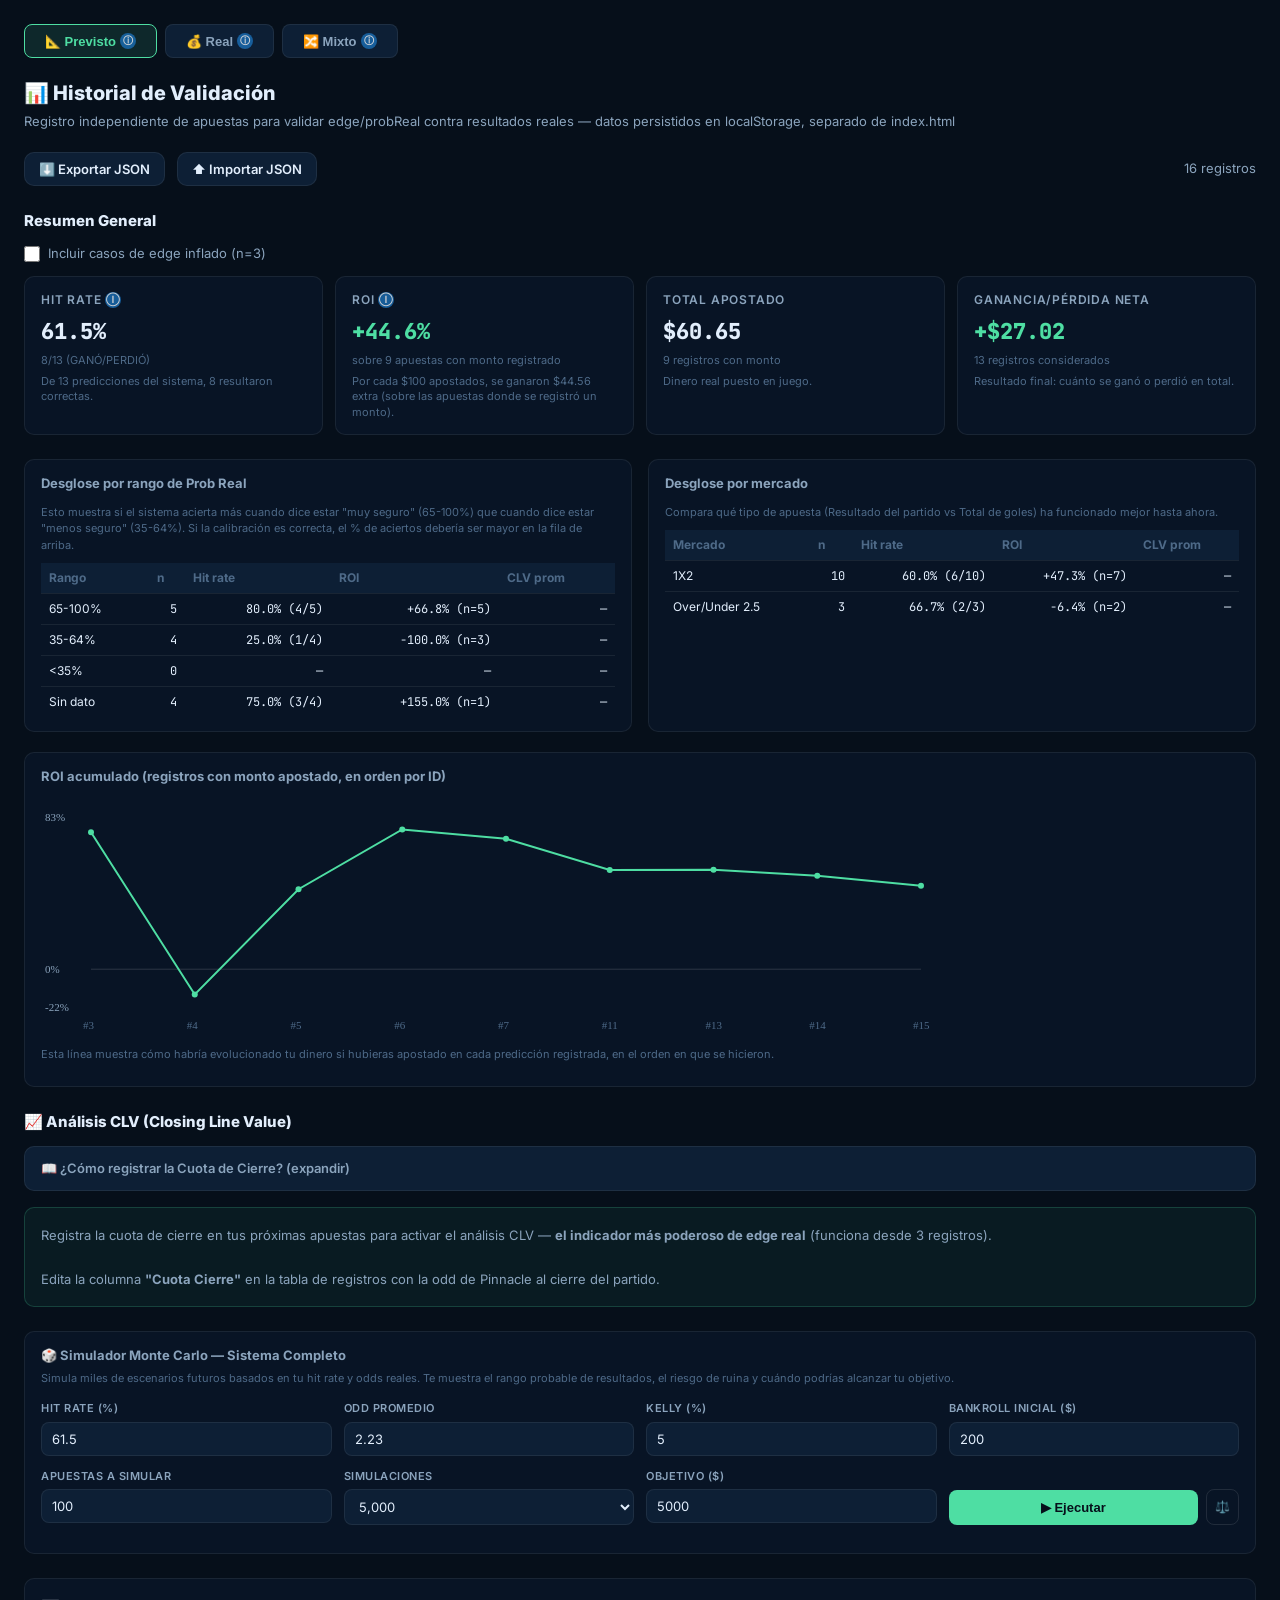
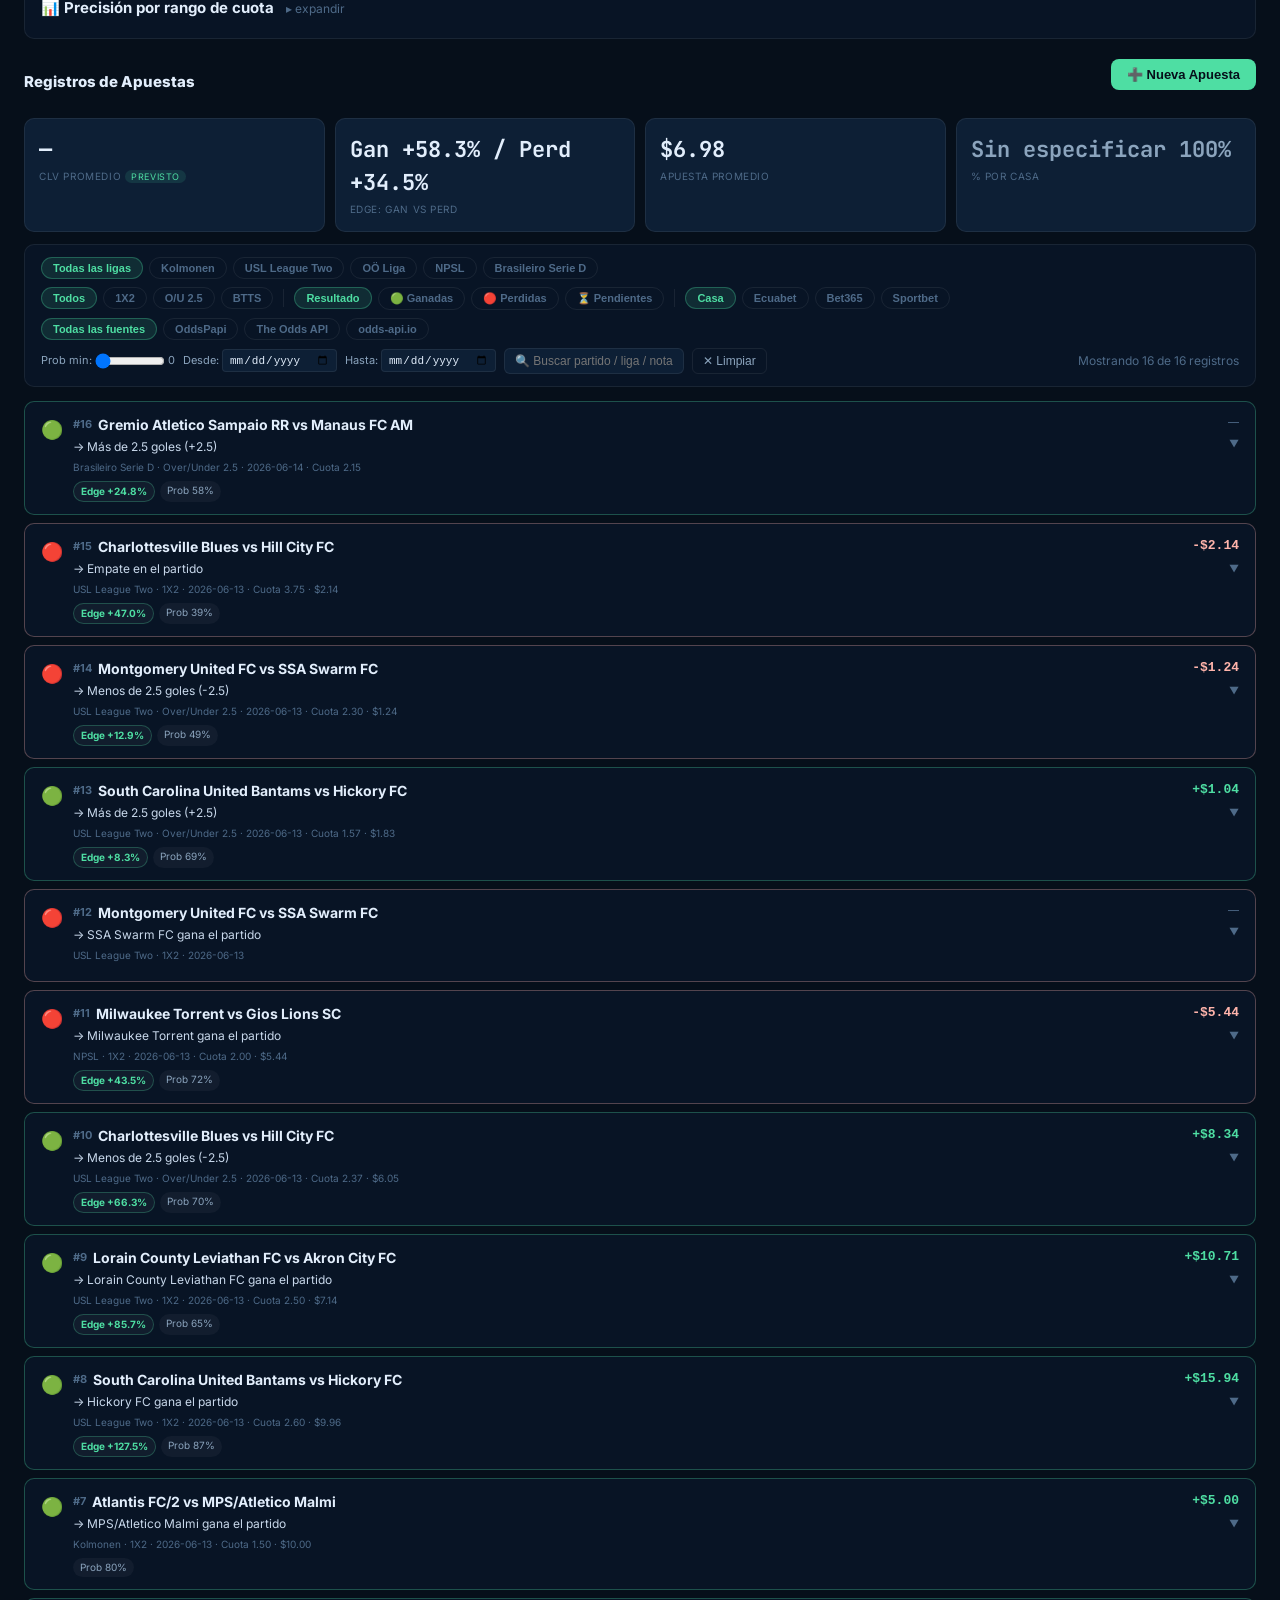
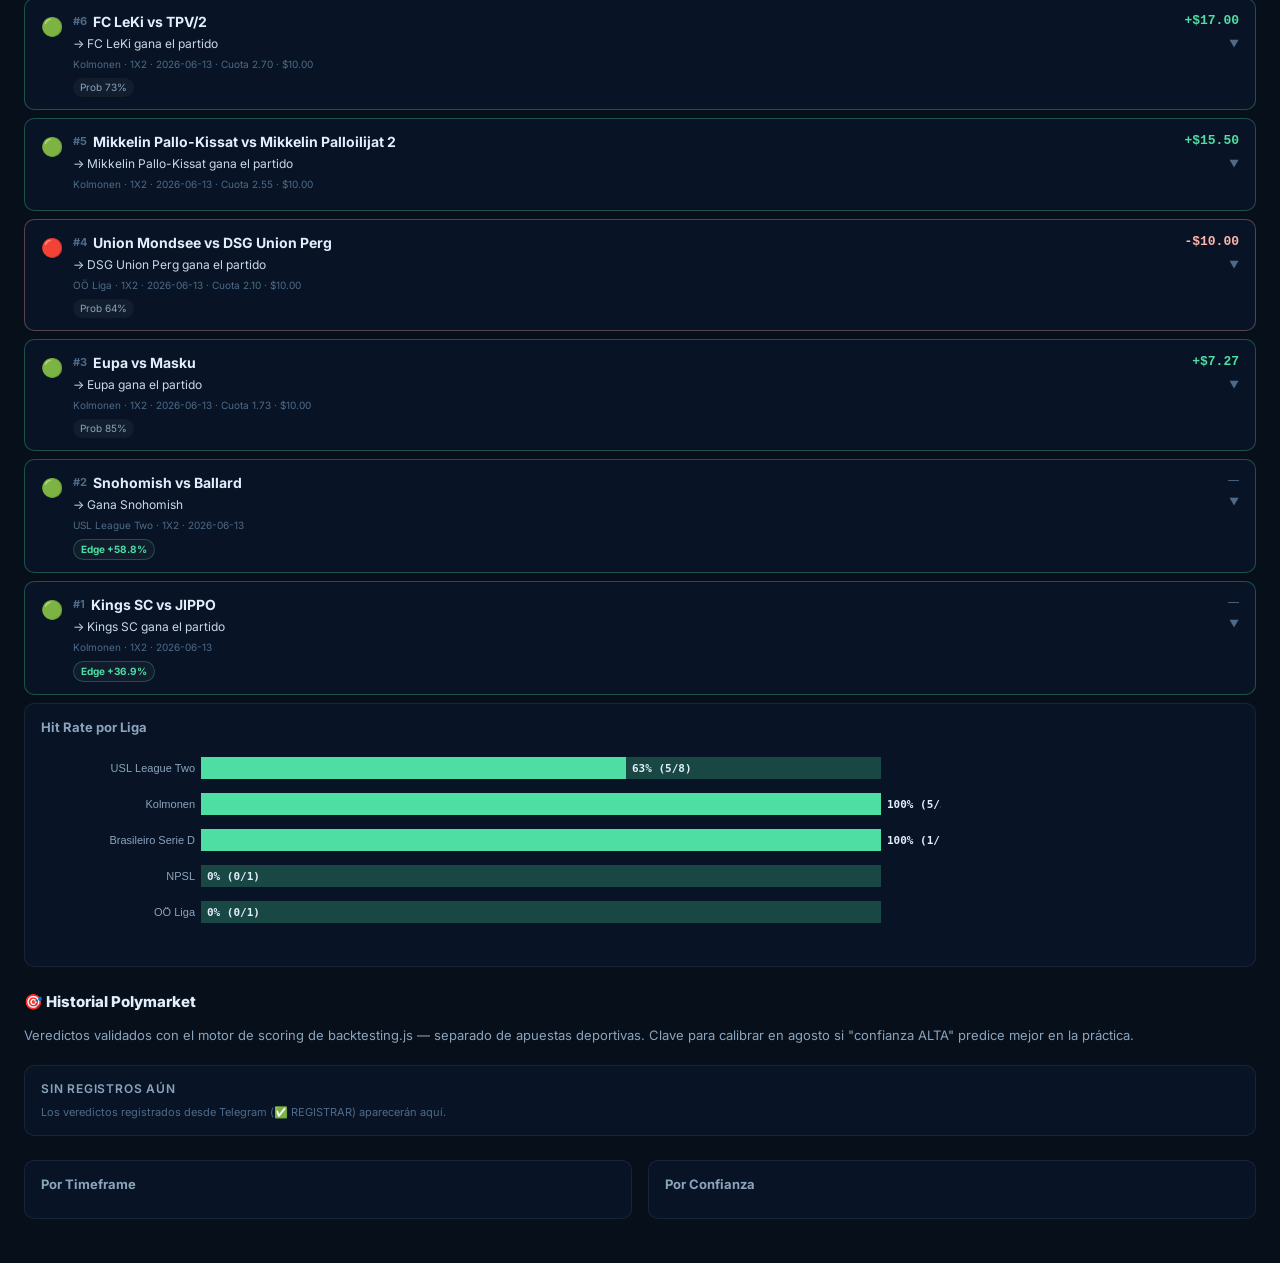
<file: historial.html>
<!DOCTYPE html>
<html lang="es" class="dark">
<head>
<meta charset="UTF-8">
<meta name="viewport" content="width=device-width, initial-scale=1.0">
<title>JCAHS — Historial de Validación</title>
<link rel="preconnect" href="https://fonts.googleapis.com">
<link rel="preconnect" href="https://fonts.gstatic.com" crossorigin>
<link href="https://fonts.googleapis.com/css2?family=Inter:wght@400;500;600;700;800&family=JetBrains+Mono:wght@400;500;700&display=swap" rel="stylesheet">
<link rel="stylesheet" href="css/main.css">
<style>
  /* Override directo: main.css tiene html,body{overflow:hidden} del app-shell */
  html { overflow: auto !important; height: auto !important; }
  body { overflow: auto !important; height: auto !important; }
</style>
<!-- JCAHS Core State & Config (deben ser los primeros) -->
<script src="js/core/state.js"></script>
<script src="js/core/config.js"></script>
<!-- JCAHS Shared Modules v2 -->
<script src="js/shared/math.js"></script>
<script src="js/core/storage.js"></script>
<script src="js/core/notifications.js"></script>
<script src="js/core/api.js"></script>
</head>
<body class="page-historial">

<!-- Selector de modo global -->
<div class="hap-modo-bar" id="hap-modo-bar">
  <button class="hap-modo-btn active" id="tab-prev" onclick="hap_setModo('previsto')"><span class="tooltip-wrapper">📐 Previsto<span class="tooltip-icon">ⓘ</span><div class="tooltip-box"><b>Modo Previsto</b><br>Muestra estadísticas basadas en los datos que calculó el sistema (probabilidades, edge teórico). Útil para evaluar si el sistema tiene buena lógica.</div></span></button>
  <button class="hap-modo-btn" id="tab-real" onclick="hap_setModo('real')"><span class="tooltip-wrapper">💰 Real<span class="tooltip-icon">ⓘ</span><div class="tooltip-box"><b>Modo Real</b><br>Muestra estadísticas basadas solo en las cuotas y stakes que tú ingresaste manualmente. Útil para saber cuánto estás ganando realmente con tu dinero.</div></span></button>
  <button class="hap-modo-btn" id="tab-mix" onclick="hap_setModo('mixto')"><span class="tooltip-wrapper">🔀 Mixto<span class="tooltip-icon">ⓘ</span><div class="tooltip-box"><b>Modo Mixto</b><br>Combina datos reales donde los tienes, y datos del sistema donde no. La vista más completa disponible en todo momento.</div></span></button>
</div>

<h1>📊 Historial de Validación</h1>
<div class="subtitle">Registro independiente de apuestas para validar edge/probReal contra resultados reales — datos persistidos en localStorage, separado de index.html</div>

<div class="toolbar">
  <button id="btnExportar">⬇️ Exportar JSON</button>
  <button id="btnImportar">⬆️ Importar JSON</button>
  <input type="file" id="inputImportar" accept="application/json">
  <span class="count" id="contador"></span>
</div>

<h2 class="section-title">Resumen General</h2>
<label class="toggle-edge">
  <input type="checkbox" id="chkEdgeInflado">
  Incluir casos de edge inflado (n=3)
</label>
<div class="aviso-edge" id="avisoEdgeInflado">⚠️ Incluye 3 registros con edge inflado (ver notas)</div>
<div class="resumen" id="resumenGeneral"></div>

<div class="desgloses">
  <div class="desglose-box">
    <h3>Desglose por rango de Prob Real</h3>
    <p class="explicacion">Esto muestra si el sistema acierta más cuando dice estar "muy seguro" (65-100%) que cuando dice estar "menos seguro" (35-64%). Si la calibración es correcta, el % de aciertos debería ser mayor en la fila de arriba.</p>
    <table>
      <thead><tr><th>Rango</th><th>n</th><th>Hit rate</th><th>ROI</th><th>CLV prom</th></tr></thead>
      <tbody id="tbodyProbReal"></tbody>
    </table>
  </div>
  <div class="desglose-box">
    <h3>Desglose por mercado</h3>
    <p class="explicacion">Compara qué tipo de apuesta (Resultado del partido vs Total de goles) ha funcionado mejor hasta ahora.</p>
    <table>
      <thead><tr><th>Mercado</th><th>n</th><th>Hit rate</th><th>ROI</th><th>CLV prom</th></tr></thead>
      <tbody id="tbodyMercado"></tbody>
    </table>
  </div>
</div>

<div class="chart-box">
  <h3>ROI acumulado (registros con monto apostado, en orden por ID)</h3>
  <canvas id="chartROI" width="900" height="240"></canvas>
  <p class="explicacion">Esta línea muestra cómo habría evolucionado tu dinero si hubieras apostado en cada predicción registrada, en el orden en que se hicieron.</p>
</div>

<!-- ═══ SECCIÓN CLV ═══ -->
<div class="clv-section" id="clv-section">
  <h2 class="section-title">📈 Análisis CLV (Closing Line Value)</h2>

  <details class="clv-guia">
    <summary>📖 ¿Cómo registrar la Cuota de Cierre? (expandir)</summary>
    <div class="guia-body">
      <b>La cuota de cierre</b> es la odd de Pinnacle 5-10 minutos antes de que empiece el partido.<br><br>
      <b>¿Dónde encontrarla?</b><br>
      → <b>OddsPapi</b>: abre JCAHS justo antes del partido y anota la odd de Pinnacle<br>
      → <b>Pinnacle.com</b>: busca el partido directamente<br>
      → <b>Oddsportal.com</b>: odds históricas de Pinnacle (para registrar post-partido)<br><br>
      <b>¿Cuándo registrarla?</b><br>
      → Antes de que empiece el partido (ideal), o hasta 24H post-resultado desde Oddsportal<br><br>
      <b>¿Por qué es importante?</b><br>
      La odd de cierre de Pinnacle es el precio más eficiente del mercado — toda la información pública ya está incorporada.
      Si tu odd fue mejor que esa, obtuviste valor real <b>independientemente del resultado</b>.
    </div>
  </details>

  <div id="clv-aviso-insuf" style="display:none;background:rgba(78,222,163,0.06);border:1px solid rgba(78,222,163,0.2);border-radius:10px;padding:16px;font-size:13px;line-height:1.7;color:#8ba4bd;"></div>
  <div id="clv-kpis" style="display:none;"></div>
  <div class="chart-box" id="clv-chart-box" style="display:none;margin-top:14px;">
    <h3>CLV Acumulado (promedio móvil)</h3>
    <canvas id="chartCLV" width="900" height="180"></canvas>
    <p class="explicacion">Esta línea muestra si consistentemente obtienes mejor precio que el mercado. Si tiende hacia arriba y se estabiliza sobre 0%, tienes edge real — más confiable que el ROI o el hit rate porque no depende de la suerte del resultado.</p>
  </div>
</div>

<div class="chart-box" id="mc-section" style="margin-top:24px;">
  <h3 style="margin-bottom:4px;">🎲 Simulador Monte Carlo — Sistema Completo</h3>
  <p class="explicacion" style="margin-bottom:14px;">Simula miles de escenarios futuros basados en tu hit rate y odds reales. Te muestra el rango probable de resultados, el riesgo de ruina y cuándo podrías alcanzar tu objetivo.</p>

  <div style="display:grid;grid-template-columns:repeat(4,1fr);gap:12px;margin-bottom:14px;" id="mc-inputs-grid">
    <div><label class="input-label">Hit rate (%)</label><input type="number" id="mc-hr" class="input-mc" step="0.1" min="0" max="100" value="50"></div>
    <div><label class="input-label">Odd promedio</label><input type="number" id="mc-odd" class="input-mc" step="0.01" min="1.01" value="1.90"></div>
    <div><label class="input-label">Kelly (%)</label><input type="number" id="mc-kelly" class="input-mc" step="0.5" min="0.5" max="25" value="5"></div>
    <div><label class="input-label">Bankroll inicial ($)</label><input type="number" id="mc-br0" class="input-mc" step="10" min="10" value="200"></div>
    <div><label class="input-label">Apuestas a simular</label><input type="number" id="mc-nbets" class="input-mc" step="10" min="10" max="500" value="100"></div>
    <div><label class="input-label">Simulaciones</label><select id="mc-nsims" class="input-mc"><option value="1000">1,000</option><option value="5000" selected>5,000</option><option value="10000">10,000</option></select></div>
    <div><label class="input-label">Objetivo ($)</label><input type="number" id="mc-obj" class="input-mc" step="100" min="0" value="5000"></div>
    <div style="display:flex;align-items:flex-end;gap:8px;">
      <button onclick="ejecutarMC()" id="mc-btn" style="flex:1;padding:10px;background:#4edea3;color:#060f1a;border:none;border-radius:8px;font-weight:700;cursor:pointer;font-size:13px;">▶ Ejecutar</button>
      <button onclick="compararKelly()" style="padding:10px 8px;background:transparent;border:1px solid rgba(255,255,255,0.1);color:#8ba4bd;border-radius:8px;font-size:12px;cursor:pointer;">⚖️</button>
    </div>
  </div>

  <div id="mc-estado" style="display:none;text-align:center;padding:20px;color:#8ba4bd;font-size:13px;">⏳ Calculando...</div>

  <canvas id="mc-canvas" width="900" height="280" style="display:none;width:100%;border-radius:8px;background:#081425;"></canvas>

  <div id="mc-results" style="display:none;"></div>
  <div id="mc-kelly-table" style="display:none;margin-top:14px;"></div>
</div>

<!-- ═══ PRECISIÓN POR CUOTA ═══ -->
<details class="chart-box" id="precision-cuota-section" style="margin-top:24px;">
  <summary style="cursor:pointer;font-size:15px;font-weight:700;list-style:none;display:flex;align-items:center;gap:8px;padding:4px 0;">
    <span>📊 Precisión por rango de cuota</span>
    <span style="font-size:12px;color:#4e6a88;font-weight:400;margin-left:4px;">▸ expandir</span>
  </summary>
  <p class="explicacion" style="margin-top:12px;">¿El sistema acierta con la misma frecuencia en cuotas bajas (1.40–1.80) que en cuotas altas (3.50–8.0)? Una caída fuerte puede indicar sesgo longshot en el de-vig.</p>
  <table>
    <thead><tr><th>Rango de cuota</th><th>% Acierto</th><th>Aciertos / Total</th></tr></thead>
    <tbody id="precision-cuota-body"></tbody>
  </table>
  <div id="precision-cuota-footer"></div>
</details>

<!-- Nueva sección de registros con tarjetas -->
<div style="display:flex;justify-content:space-between;align-items:center;margin-bottom:12px;">
  <h2 class="section-title" style="margin:0;">Registros de Apuestas</h2>
  <button class="toolbar button" onclick="hap_abrirModal()" style="background:var(--tertiary);color:#060f1a;border:none;border-radius:8px;padding:8px 16px;font-size:13px;font-weight:700;cursor:pointer;">➕ Nueva Apuesta</button>
</div>

<!-- KPIs de calidad (modo-aware) -->
<div id="hap-calidad"></div>

<!-- Filtros reactivos -->
<div id="hap-filtros-wrap"></div>

<!-- Lista de tarjetas -->
<div id="hap-lista"></div>

<!-- Gráfico distribución por liga -->
<div class="chart-box" id="hap-liga-chart" style="display:none;margin-bottom:20px;">
  <h3>Hit Rate por Liga</h3>
  <canvas id="hapCvLiga" width="900" height="180"></canvas>
</div>

<!-- ═══════════ HISTORIAL POLYMARKET — separado de apuestas deportivas ═══════════ -->
<h2 class="section-title">🎯 Historial Polymarket</h2>
<div class="subtitle">Veredictos validados con el motor de scoring de backtesting.js — separado de apuestas deportivas. Clave para calibrar en agosto si "confianza ALTA" predice mejor en la práctica.</div>
<div id="poly-hist-resumen" class="resumen"></div>
<div class="desgloses">
  <div class="desglose-box">
    <h3>Por Timeframe</h3>
    <div id="poly-hist-tf"></div>
  </div>
  <div class="desglose-box">
    <h3>Por Confianza</h3>
    <div id="poly-hist-confianza"></div>
  </div>
</div>
<div id="poly-hist-lista"></div>

<!-- Tbody legacy oculto (mantiene compatibilidad con renderTabla/CLV) -->
<div style="display:none;"><table><tbody id="tbodyHistorial"></tbody></table></div>

<script>
const STORAGE_KEY = 'jcahs_historial';

const SEED_DATA = [
  {"id":1,"edgeInflado":false,"fecha":"2026-06-13","partido":"Kings SC vs JIPPO","liga":"Kolmonen","mercado":"1X2","pick":"Kings SC gana el partido","cuotaPrograma":null,"cuotaReal":null,"probReal":null,"edge":36.9,"partidoId":"kings-sc-vs-jippo-20260613","montoApostado":null,"resultado":"GANÓ","gananciaPerdida":null,"notas":"Marcador: 6-2. Cuota desconocida (odd no registrada en captura original)."},
  {"id":2,"edgeInflado":false,"fecha":"2026-06-13","partido":"Snohomish vs Ballard","liga":"USL League Two","mercado":"1X2","pick":"Gana Snohomish","cuotaPrograma":null,"cuotaReal":null,"probReal":null,"edge":58.8,"partidoId":"snohomish-vs-ballard-20260613","montoApostado":null,"resultado":"GANÓ","gananciaPerdida":null,"notas":"Marcador: 2-0. Cuota desconocida (odd no registrada en captura original)."},
  {"id":3,"edgeInflado":false,"fecha":"2026-06-13","partido":"Eupa vs Masku","liga":"Kolmonen","mercado":"1X2","pick":"Eupa gana el partido","cuotaPrograma":1.73,"cuotaReal":null,"probReal":85,"edge":null,"partidoId":"eupa-vs-masku-20260613","montoApostado":10,"resultado":"GANÓ","gananciaPerdida":7.27,"notas":"Marcador: 5-1."},
  {"id":4,"edgeInflado":false,"fecha":"2026-06-13","partido":"Union Mondsee vs DSG Union Perg","liga":"OÖ Liga","mercado":"1X2","pick":"DSG Union Perg gana el partido","cuotaPrograma":2.10,"cuotaReal":null,"probReal":64,"edge":null,"partidoId":"union-mondsee-vs-dsg-union-perg-20260613","montoApostado":10,"resultado":"PERDIÓ","gananciaPerdida":-10,"notas":"Marcador: 4-2 (ganó Union Mondsee)."},
  {"id":5,"edgeInflado":false,"fecha":"2026-06-13","partido":"Mikkelin Pallo-Kissat vs Mikkelin Palloilijat 2","liga":"Kolmonen","mercado":"1X2","pick":"Mikkelin Pallo-Kissat gana el partido","cuotaPrograma":2.55,"cuotaReal":null,"probReal":null,"edge":null,"partidoId":"mikkelin-pallo-kissat-vs-mikkelin-palloilijat-2-20260613","montoApostado":10,"resultado":"GANÓ","gananciaPerdida":15.50,"notas":"Marcador: 2-1. Odd implícita (no registrada directamente)."},
  {"id":6,"edgeInflado":false,"fecha":"2026-06-13","partido":"FC LeKi vs TPV/2","liga":"Kolmonen","mercado":"1X2","pick":"FC LeKi gana el partido","cuotaPrograma":2.70,"cuotaReal":null,"probReal":73,"edge":null,"partidoId":"fc-leki-vs-tpv-2-20260613","montoApostado":10,"resultado":"GANÓ","gananciaPerdida":17.00,"notas":"Marcador: 4-2."},
  {"id":7,"edgeInflado":false,"fecha":"2026-06-13","partido":"Atlantis FC/2 vs MPS/Atletico Malmi","liga":"Kolmonen","mercado":"1X2","pick":"MPS/Atletico Malmi gana el partido","cuotaPrograma":1.50,"cuotaReal":null,"probReal":80,"edge":null,"partidoId":"atlantis-fc-2-vs-mps-atletico-malmi-20260613","montoApostado":10,"resultado":"GANÓ","gananciaPerdida":5.00,"notas":"Marcador: 1-6."},
  {"id":8,"edgeInflado":true,"fecha":"2026-06-13","partido":"South Carolina United Bantams vs Hickory FC","liga":"USL League Two","mercado":"1X2","pick":"Hickory FC gana el partido","cuotaPrograma":2.60,"cuotaReal":null,"probReal":87,"edge":127.5,"partidoId":"south-carolina-united-bantams-vs-hickory-fc-20260613","montoApostado":9.96,"resultado":"GANÓ","gananciaPerdida":15.94,"notas":"Marcador: 0-5. Edge inflado — partido ya iniciado al momento de la consulta, odd pre-partido obsoleta. No representativo de condiciones normales de mercado."},
  {"id":9,"edgeInflado":true,"fecha":"2026-06-13","partido":"Lorain County Leviathan FC vs Akron City FC","liga":"USL League Two","mercado":"1X2","pick":"Lorain County Leviathan FC gana el partido","cuotaPrograma":2.50,"cuotaReal":null,"probReal":65,"edge":85.7,"partidoId":"lorain-county-leviathan-fc-vs-akron-city-fc-20260613","montoApostado":7.14,"resultado":"GANÓ","gananciaPerdida":10.71,"notas":"Marcador: 4-1. Edge inflado — partido ya iniciado, misma situación que el registro #8 (South Carolina United Bantams vs Hickory FC)."},
  {"id":10,"edgeInflado":true,"fecha":"2026-06-13","partido":"Charlottesville Blues vs Hill City FC","liga":"USL League Two","mercado":"Over/Under 2.5","pick":"Menos de 2.5 goles (-2.5)","cuotaPrograma":2.37,"cuotaReal":null,"probReal":70,"edge":66.3,"partidoId":"charlottesville-blues-vs-hill-city-fc-20260613","montoApostado":6.05,"resultado":"GANÓ","gananciaPerdida":8.34,"notas":"Marcador: 2-0 (2 goles totales, menor a 2.5). Edge inflado — partido ya iniciado, misma situación que el registro #8. Primer acierto del mercado Over/Under."},
  {"id":11,"edgeInflado":false,"fecha":"2026-06-13","partido":"Milwaukee Torrent vs Gios Lions SC","liga":"NPSL","mercado":"1X2","pick":"Milwaukee Torrent gana el partido","cuotaPrograma":2.00,"cuotaReal":null,"probReal":72,"edge":43.5,"partidoId":"milwaukee-torrent-vs-gios-lions-sc-20260613","montoApostado":5.44,"resultado":"PERDIÓ","gananciaPerdida":-5.44,"notas":"Marcador: 1-1 (empate). Edge inflado — partido ya iniciado, misma situación que el registro #8."},
  {"id":12,"edgeInflado":false,"fecha":"2026-06-13","partido":"Montgomery United FC vs SSA Swarm FC","liga":"USL League Two","mercado":"1X2","pick":"SSA Swarm FC gana el partido","cuotaPrograma":null,"cuotaReal":null,"probReal":null,"edge":null,"partidoId":"montgomery-united-fc-vs-ssa-swarm-fc-20260613","montoApostado":null,"resultado":"PERDIÓ","gananciaPerdida":null,"notas":"Marcador: 2-2 (empate). Cuota desconocida (odd no registrada en captura original). Nombre de equipo incierto entre fuentes (OddsPapi dice 'SSA Swarm FC', Sofascore muestra 'Southern SA Kings') — resultado no 100% confirmado."},
  {"id":13,"edgeInflado":false,"fecha":"2026-06-13","partido":"South Carolina United Bantams vs Hickory FC","liga":"USL League Two","mercado":"Over/Under 2.5","pick":"Más de 2.5 goles (+2.5)","cuotaPrograma":1.57,"cuotaReal":null,"probReal":69,"edge":8.3,"partidoId":"south-carolina-united-bantams-vs-hickory-fc-20260613","montoApostado":1.83,"resultado":"GANÓ","gananciaPerdida":1.04,"notas":"Marcador: 0-5 (5 goles totales, mayor a 2.5). Mismo partido que el registro #8, mercado Over/Under adicional. Slider de sensibilidad probReal más bajo."},
  {"id":14,"edgeInflado":false,"fecha":"2026-06-13","partido":"Montgomery United FC vs SSA Swarm FC","liga":"USL League Two","mercado":"Over/Under 2.5","pick":"Menos de 2.5 goles (-2.5)","cuotaPrograma":2.30,"cuotaReal":null,"probReal":49,"edge":12.9,"partidoId":"montgomery-united-fc-vs-ssa-swarm-fc-20260613","montoApostado":1.24,"resultado":"PERDIÓ","gananciaPerdida":-1.24,"notas":"Marcador: 2-2 (4 goles totales, mayor a 2.5). Mismo partido que el registro #12, mercado Over/Under adicional."},
  {"id":15,"edgeInflado":false,"fecha":"2026-06-13","partido":"Charlottesville Blues vs Hill City FC","liga":"USL League Two","mercado":"1X2","pick":"Empate en el partido","cuotaPrograma":3.75,"cuotaReal":null,"probReal":39,"edge":47.0,"partidoId":"charlottesville-blues-vs-hill-city-fc-20260613","montoApostado":2.14,"resultado":"PERDIÓ","gananciaPerdida":-2.14,"notas":"Marcador: 2-0 (no fue empate). Mismo partido que el registro #10, mercado 1X2 adicional (apuesta a empate)."},
  {"id":16,"edgeInflado":false,"fecha":"2026-06-14","partido":"Gremio Atletico Sampaio RR vs Manaus FC AM","liga":"Brasileiro Serie D","mercado":"Over/Under 2.5","pick":"Más de 2.5 goles (+2.5)","cuotaPrograma":2.15,"cuotaReal":null,"probReal":58,"edge":24.8,"partidoId":"gremio-atletico-sampaio-rr-vs-manaus-fc-am-20260614","montoApostado":null,"resultado":"GANÓ","gananciaPerdida":null,"notas":"Marcador: 3-1 (4 goles totales, mayor a 2.5)."}
];

// ── CLV (Closing Line Value) ──────────────────────────────
function calcCLV(cuotaPrograma, cuotaCierre) {
  if (!cuotaPrograma || !cuotaCierre || cuotaCierre <= 0) return null;
  return (cuotaPrograma - cuotaCierre) / cuotaCierre * 100;
}

function calcCLVStats(subset) {
  const conClv = subset.filter(r => r.clv !== null && r.clv !== undefined);
  if (!conClv.length) return { n: 0, avg: null };
  return { n: conClv.length, avg: conClv.reduce((s, r) => s + r.clv, 0) / conClv.length };
}

// Migra registros que no tienen los campos CLV (primera carga)
function migrarCLV(data) {
  let modified = false;
  data.forEach(r => {
    if (!('cuotaCierre' in r)) { r.cuotaCierre = null; modified = true; }
    if (!('clv' in r)) {
      r.clv = (r.cuotaCierre !== null && r.cuotaPrograma !== null) ? calcCLV(r.cuotaPrograma, r.cuotaCierre) : null;
      modified = true;
    }
  });
  return { data, modified };
}

function cargarHistorial() {
  const raw = localStorage.getItem(STORAGE_KEY);
  let legacyData;
  if (!raw) {
    localStorage.setItem(STORAGE_KEY, JSON.stringify(SEED_DATA));
    legacyData = SEED_DATA.slice();
  } else {
    try {
      legacyData = JSON.parse(raw);
    } catch (e) {
      console.error('Historial: JSON corrupto en localStorage, usando seed', e);
      legacyData = SEED_DATA.slice();
    }
  }
  const { data: migrated, modified } = migrarCLV(legacyData);
  if (modified) localStorage.setItem(STORAGE_KEY, JSON.stringify(migrated));

  // Fusionar registros HAP que no existen en legacy (entran vía flujo Telegram)
  try {
    const hapData = JSON.parse(localStorage.getItem('jcahs_historial_apuestas') || '[]');
    const legacyIds = new Set(migrated.map(r => r.id));
    hapData.filter(r => !legacyIds.has(r.id)).forEach(function(r) {
      const ent = r.entrada || {};
      const ind = r.indicadores_sistema || {};
      const sal = r.salida_real || {};
      const pm  = r.postmortem || {};
      migrated.push({
        id:              r.id,
        edgeInflado:     false,
        fecha:           ent.fecha              || '',
        partido:         ent.partido            || '',
        liga:            ent.liga               || '',
        mercado:         ent.mercado            || '',
        pick:            ent.pick               || '',
        cuotaPrograma:   ent.cuota_manual       || ind.odd_pinnacle || null,
        cuotaReal:       null,
        probReal:        ind.prob_real          || null,
        edge:            ind.edge_calculado     || null,
        partidoId:       null,
        montoApostado:   ent.stake_manual       || null,
        resultado:       sal.resultado          || 'PENDIENTE',
        gananciaPerdida: sal.pnl_usd            || null,
        notas:           pm.notas              || '',
        cuotaCierre:     sal.odd_cierre         || null,
        clv:             sal.clv                || null,
      });
    });
  } catch(e) {}

  return migrated;
}

function guardarHistorial(data) {
  localStorage.setItem(STORAGE_KEY, JSON.stringify(data));
}

const PENDIENTES_KEY = 'jcahs_pendiente_registro';

// Toma los registros encolados desde index.html (botón "Registrar"),
// convierte al formato HAP y los escribe en jcahs_historial_apuestas.
function procesarPendientes() {
  const raw = localStorage.getItem(PENDIENTES_KEY);
  if (!raw) return false;

  let pendientes;
  try {
    pendientes = JSON.parse(raw);
  } catch (e) {
    console.error('Historial: jcahs_pendiente_registro corrupto, descartando', e);
    localStorage.removeItem(PENDIENTES_KEY);
    return false;
  }

  if (!Array.isArray(pendientes) || pendientes.length === 0) {
    localStorage.removeItem(PENDIENTES_KEY);
    return false;
  }

  // Escribir en el sistema HAP (jcahs_historial_apuestas) — el que se muestra
  const hapActual = hapLeer ? hapLeer() : JSON.parse(localStorage.getItem(HAP_KEY) || '[]');
  var maxHapId = hapActual.reduce(function(m, r) { return Math.max(m, parseInt(r.id) || 0); }, 0);
  pendientes.forEach(function(p, idx) {
    var rec = {
      id:     maxHapId + 1 + idx,
      estado: 'pendiente',
      entrada: {
        fecha:          p.fecha   || new Date().toISOString().slice(0, 10),
        hora:           '',
        fecha_registro: p.fecha_registro || '',
        hora_partido:   p.hora_partido   || '',
        partido:        p.partido || '',
        liga:           p.liga    || '',
        mercado:        p.mercado || '',
        pick:           p.pick    || '',
        stake_sugerido: null,
        casa_apuestas:  null,
        cuota_manual:   p.cuotaPrograma || null,
        stake_manual:   null,
      },
      indicadores_sistema: {
        prob_real:      p.probReal != null ? Math.round(p.probReal * 10) / 10 : null,
        edge_calculado: p.edge     != null ? Math.round(p.edge     * 10) / 10 : null,
        odd_pinnacle:   p.cuotaPrograma || null,
        odd_bet365:     null,
        score_jcahs:    p.score    != null ? Math.round(p.score)          : null,
        filtros_mentor: null,
        fuente_api:     p.fuente_api || null,
        bk:             p.bk        || null,
      },
      salida_prevista: {
        ganancia_esperada: null,
        perdida_esperada:  null,
      },
      salida_real: {
        resultado:  'PENDIENTE',
        pnl_usd:    null,
        odd_cierre: p.cuotaReal || null,
        clv:        null,
      },
      postmortem: { sistema_acerto: null, notas: p.notas || '' },
    };
    hapActual.unshift(rec);
  });

  if (hapGuardar) {
    hapGuardar(hapActual);
  } else {
    localStorage.setItem(HAP_KEY, JSON.stringify(hapActual));
  }

  // Sincronizar también al sistema legacy para que el dashboard superior los vea
  try {
    const legacyRaw = localStorage.getItem(STORAGE_KEY);
    if (!legacyRaw) throw new Error('legacy no inicializado aún');
    const legacyActual = JSON.parse(legacyRaw);
    if (!Array.isArray(legacyActual) || legacyActual.length === 0) throw new Error('legacy vacío');
    const legacyIds = new Set(legacyActual.map(r => r.id));
    pendientes.forEach(function(p, idx) {
      const hapId = maxHapId + 1 + idx;
      if (legacyIds.has(hapId)) return;
      legacyActual.push({
        id:              hapId,
        edgeInflado:     false,
        fecha:           p.fecha   || new Date().toISOString().slice(0, 10),
        partido:         p.partido || '',
        liga:            p.liga    || '',
        mercado:         p.mercado || '',
        pick:            p.pick    || '',
        cuotaPrograma:   p.cuotaPrograma || null,
        cuotaReal:       p.cuotaReal     || null,
        probReal:        p.probReal != null ? Math.round(p.probReal * 10) / 10 : null,
        edge:            p.edge     != null ? Math.round(p.edge     * 10) / 10 : null,
        partidoId:       null,
        montoApostado:   null,
        resultado:       'PENDIENTE',
        gananciaPerdida: null,
        notas:           p.notas || '',
        cuotaCierre:     null,
        clv:             null,
      });
    });
    localStorage.setItem(STORAGE_KEY, JSON.stringify(legacyActual));
  } catch(e) {}

  localStorage.removeItem(PENDIENTES_KEY);

  if (typeof hap_renderAll === 'function') hap_renderAll();
  return true;
}


function fmtNum(v, decimales) {
  return (v === null || v === undefined || v === '') ? '—' : Number(v).toFixed(decimales);
}

function parseEditedNumber(text) {
  const limpio = text.replace(/[^0-9.\-]/g, '');
  if (limpio === '' || limpio === '-') return null;
  const num = parseFloat(limpio);
  return isNaN(num) ? null : num;
}

// Excluye registros con edgeInflado:true salvo que incluirEdgeInflado sea true
function filtrarDatos(data, incluirEdgeInflado) {
  return incluirEdgeInflado ? data : data.filter(r => !r.edgeInflado);
}

// Cuota efectiva: usa Cuota Real si el usuario la ingresó, sino Cuota Prog.
function cuotaEfectiva(r) {
  return (r.cuotaReal !== null && r.cuotaReal !== undefined) ? r.cuotaReal : r.cuotaPrograma;
}

// G/P calculado automáticamente a partir de cuotaEfectiva, montoApostado y resultado
function gpCalculado(r) {
  if (r.montoApostado === null || r.montoApostado === undefined) return null;
  if (r.resultado === 'GANÓ') {
    const cuota = cuotaEfectiva(r);
    if (cuota === null || cuota === undefined) return null;
    return r.montoApostado * (cuota - 1);
  }
  if (r.resultado === 'PERDIÓ') return -r.montoApostado;
  return null;
}

// Hit rate sobre TODOS los registros con resultado GANÓ/PERDIÓ; ROI solo sobre los que tienen montoApostado no-null
function calcularResumen(data) {
  const conResultado = data.filter(r => r.resultado === 'GANÓ' || r.resultado === 'PERDIÓ');
  const ganados = conResultado.filter(r => r.resultado === 'GANÓ').length;
  const hitRate = conResultado.length ? (ganados / conResultado.length * 100) : null;

  const conMonto = data.filter(r => r.montoApostado !== null && r.montoApostado !== undefined);
  const totalApostado = conMonto.reduce((s, r) => s + r.montoApostado, 0);
  const totalGP = conMonto.reduce((s, r) => s + (gpCalculado(r) || 0), 0);
  const roi = totalApostado ? (totalGP / totalApostado * 100) : null;

  return {
    hitRate, ganados, totalConResultado: conResultado.length,
    roi, totalGP, totalApostado, n: conMonto.length
  };
}

function ce(id, field, type) {
  return 'contenteditable="true" data-id="' + id + '" data-field="' + field + '" data-type="' + type + '"';
}

function selectResultado(r) {
  const opciones = [
    { v: 'pendiente', t: '⏳ Pendiente' },
    { v: 'GANÓ', t: 'GANÓ' },
    { v: 'PERDIÓ', t: 'PERDIÓ' }
  ];
  return '<select class="resultado-select" data-id="' + r.id + '" data-field="resultado">' +
    opciones.map(o => '<option value="' + o.v + '"' + (r.resultado === o.v ? ' selected' : '') + '>' + o.t + '</option>').join('') +
  '</select>';
}

function renderTabla() {
  const data = cargarHistorial();
  const tbody = document.getElementById('tbodyHistorial');
  tbody.innerHTML = data.map(r => {
    const resultadoClass = r.resultado === 'GANÓ' ? 'ganó' : (r.resultado === 'PERDIÓ' ? 'perdió' : (r.resultado === 'pendiente' ? 'pendiente' : ''));
    const gp = gpCalculado(r);
    const gpClass = gp === null ? '' : (gp >= 0 ? 'pos' : 'neg');
    return '<tr class="' + resultadoClass + '">' +
      '<td>' + escHtml(r.id) + '</td>' +
      '<td>' + escHtml(r.fecha) + '</td>' +
      '<td>' + escHtml(r.partido) + '</td>' +
      '<td>' + escHtml(r.liga) + '</td>' +
      '<td>' + escHtml(r.mercado) + '</td>' +
      '<td>' + escHtml(r.pick) + '</td>' +
      '<td class="num">' + fmtNum(r.cuotaPrograma, 2) + '</td>' +
      '<td class="num" ' + ce(r.id, 'cuotaReal', 'number') + '>' + fmtNum(r.cuotaReal, 2) + '</td>' +
      '<td class="num" ' + ce(r.id, 'cuotaCierre', 'number') + ' title="Cuota Pinnacle al cierre. Editar aquí o en Oddsportal post-partido">' + (r.cuotaCierre === null ? '—' : fmtNum(r.cuotaCierre, 2)) + '</td>' +
      '<td class="num ' + (r.clv === null ? '' : r.clv >= 0 ? 'pos' : 'neg') + '">' + (r.clv === null ? '—' : (r.clv >= 0 ? '+' : '') + r.clv.toFixed(1) + '%') + '</td>' +
      '<td class="num">' + (r.probReal === null ? '—' : fmtNum(r.probReal, 0) + '%') + '</td>' +
      '<td class="num">' + (r.edge === null ? '—' : fmtNum(r.edge, 1) + '%') + '</td>' +
      '<td class="num" ' + ce(r.id, 'montoApostado', 'number') + '>' + (r.montoApostado === null ? '—' : '$' + fmtNum(r.montoApostado, 2)) + '</td>' +
      '<td class="resultado">' + selectResultado(r) + '</td>' +
      '<td class="ganancia ' + gpClass + ' num">' + (gp === null ? '—' : (gp >= 0 ? '+$' : '-$') + fmtNum(Math.abs(gp), 2)) + '</td>' +
      '<td>' + escHtml(r.partidoId) + '</td>' +
      '<td class="notas">' + escHtml(r.notas) + '</td>' +
      '<td class="edge-flag"><input type="checkbox" data-id="' + r.id + '" data-field="edgeInflado"' + (r.edgeInflado ? ' checked' : '') + '></td>' +
      '<td><button class="btn-eliminar" data-id="' + r.id + '">🗑️ Eliminar</button></td>' +
    '</tr>';
  }).join('');

  document.getElementById('contador').textContent = data.length + ' registro' + (data.length === 1 ? '' : 's');
}

function renderResumen() {
  const incluir = document.getElementById('chkEdgeInflado').checked;
  const data = filtrarDatos(cargarHistorial(), incluir);
  const r = calcularResumen(data);

  document.getElementById('avisoEdgeInflado').classList.toggle('visible', incluir);

  const hitRateTxt = r.totalConResultado ? r.hitRate.toFixed(1) + '%' : '—';
  const roiTxt = r.totalApostado ? (r.roi >= 0 ? '+' : '') + r.roi.toFixed(1) + '%' : '—';
  const roiClass = r.roi === null ? '' : (r.roi >= 0 ? 'pos' : 'neg');
  const gpClass = r.totalGP >= 0 ? 'pos' : 'neg';
  const gpTxt = (r.totalGP >= 0 ? '+$' : '-$') + Math.abs(r.totalGP).toFixed(2);

  const hitExplicacion = r.totalConResultado
    ? 'De ' + r.totalConResultado + ' predicciones del sistema, ' + r.ganados + ' resultaron correctas.'
    : 'Aún no hay predicciones con resultado registrado.';

  let roiExplicacion;
  if (r.totalApostado) {
    const montoTxt = Math.abs(r.roi).toFixed(2);
    roiExplicacion = r.roi >= 0
      ? 'Por cada $100 apostados, se ganaron $' + montoTxt + ' extra (sobre las apuestas donde se registró un monto).'
      : 'Por cada $100 apostados, se perdieron $' + montoTxt + ' (sobre las apuestas donde se registró un monto).';
  } else {
    roiExplicacion = 'Aún no hay apuestas con monto registrado para calcular el ROI.';
  }

  document.getElementById('resumenGeneral').innerHTML =
    '<div class="resumen-card"><div class="label">' + tip('Hit rate', TIPS.hit_rate) + '</div>' +
      '<div class="valor">' + hitRateTxt + '</div>' +
      '<div class="sub">' + r.ganados + '/' + r.totalConResultado + ' (GANÓ/PERDIÓ)</div>' +
      '<div class="sub explicacion">' + hitExplicacion + '</div></div>' +
    '<div class="resumen-card"><div class="label">' + tip('ROI', TIPS.roi) + '</div>' +
      '<div class="valor ' + roiClass + '">' + roiTxt + '</div>' +
      '<div class="sub">sobre ' + r.n + ' apuestas con monto registrado</div>' +
      '<div class="sub explicacion">' + roiExplicacion + '</div></div>' +
    '<div class="resumen-card"><div class="label">Total apostado</div>' +
      '<div class="valor">$' + r.totalApostado.toFixed(2) + '</div>' +
      '<div class="sub">' + r.n + ' registros con monto</div>' +
      '<div class="sub explicacion">Dinero real puesto en juego.</div></div>' +
    '<div class="resumen-card"><div class="label">Ganancia/Pérdida neta</div>' +
      '<div class="valor ' + gpClass + '">' + gpTxt + '</div>' +
      '<div class="sub">' + data.length + ' registros considerados</div>' +
      '<div class="sub explicacion">Resultado final: cuánto se ganó o perdió en total.</div></div>';
}

const RANGOS_PROB = [
  { label: '65-100%', test: v => v !== null && v >= 65 },
  { label: '35-64%', test: v => v !== null && v >= 35 && v < 65 },
  { label: '<35%', test: v => v !== null && v < 35 },
  { label: 'Sin dato', test: v => v === null || v === undefined }
];

function filaDesglose(label, subset) {
  const stats = calcularResumen(subset);
  const hitTxt = stats.totalConResultado ? stats.hitRate.toFixed(1) + '% (' + stats.ganados + '/' + stats.totalConResultado + ')' : '—';
  const roiTxt = stats.totalApostado ? (stats.roi >= 0 ? '+' : '') + stats.roi.toFixed(1) + '% (n=' + stats.n + ')' : '—';
  const clvS = calcCLVStats(subset);
  const clvTxt = clvS.n >= 2 ? (clvS.avg >= 0 ? '+' : '') + clvS.avg.toFixed(1) + '% (n=' + clvS.n + ')' : '—';
  const clvCls = clvS.n >= 2 ? (clvS.avg >= 0 ? 'pos' : 'neg') : '';
  return '<tr><td>' + escHtml(label) + '</td><td class="num">' + subset.length + '</td><td class="num">' + hitTxt + '</td><td class="num">' + roiTxt + '</td><td class="num ' + clvCls + '">' + clvTxt + '</td></tr>';
}

function renderDesgloseProbReal() {
  const incluir = document.getElementById('chkEdgeInflado').checked;
  const data = filtrarDatos(cargarHistorial(), incluir);

  document.getElementById('tbodyProbReal').innerHTML = RANGOS_PROB
    .map(rango => filaDesglose(rango.label, data.filter(r => rango.test(r.probReal))))
    .join('');
}

function renderDesgloseMercado() {
  const incluir = document.getElementById('chkEdgeInflado').checked;
  const data = filtrarDatos(cargarHistorial(), incluir);
  const mercados = [...new Set(data.map(r => r.mercado))];

  document.getElementById('tbodyMercado').innerHTML = mercados
    .map(m => filaDesglose(m, data.filter(r => r.mercado === m)))
    .join('');
}

function renderGraficoROI() {
  const incluir = document.getElementById('chkEdgeInflado').checked;
  const data = filtrarDatos(cargarHistorial(), incluir)
    .filter(r => r.montoApostado !== null && r.montoApostado !== undefined)
    .slice()
    .sort((a, b) => a.id - b.id);

  const canvas = document.getElementById('chartROI');
  const ctx = canvas.getContext('2d');
  const W = canvas.width, H = canvas.height;
  ctx.clearRect(0, 0, W, H);

  if (data.length === 0) {
    ctx.fillStyle = '#8ba4bd';
    ctx.font = '13px Inter';
    ctx.fillText('Sin registros con monto apostado en este filtro.', 16, H / 2);
    return;
  }

  let cumApostado = 0, cumGP = 0;
  const puntos = data.map(r => {
    cumApostado += r.montoApostado;
    cumGP += (gpCalculado(r) || 0);
    return { id: r.id, roi: cumApostado ? (cumGP / cumApostado * 100) : 0 };
  });

  const margin = { top: 16, right: 20, bottom: 26, left: 50 };
  const plotW = W - margin.left - margin.right;
  const plotH = H - margin.top - margin.bottom;

  const roiVals = puntos.map(p => p.roi);
  let minROI = Math.min(0, ...roiVals);
  let maxROI = Math.max(0, ...roiVals);
  if (minROI === maxROI) { minROI -= 10; maxROI += 10; }
  const pad = (maxROI - minROI) * 0.1;
  minROI -= pad; maxROI += pad;

  const xStep = puntos.length > 1 ? plotW / (puntos.length - 1) : 0;
  const yScale = v => margin.top + plotH - ((v - minROI) / (maxROI - minROI)) * plotH;
  const xScale = i => margin.left + i * xStep;

  ctx.font = '11px JetBrains Mono';

  // línea de referencia en 0%
  const zeroY = yScale(0);
  ctx.strokeStyle = 'rgba(255,255,255,0.15)';
  ctx.lineWidth = 1;
  ctx.beginPath();
  ctx.moveTo(margin.left, zeroY);
  ctx.lineTo(margin.left + plotW, zeroY);
  ctx.stroke();

  // etiquetas eje Y
  ctx.fillStyle = '#8ba4bd';
  ctx.fillText(maxROI.toFixed(0) + '%', 4, margin.top + 8);
  ctx.fillText('0%', 4, zeroY + 4);
  ctx.fillText(minROI.toFixed(0) + '%', 4, margin.top + plotH);

  // línea de ROI acumulado
  ctx.strokeStyle = '#4edea3';
  ctx.lineWidth = 2;
  ctx.beginPath();
  puntos.forEach((p, i) => {
    const x = xScale(i), y = yScale(p.roi);
    if (i === 0) ctx.moveTo(x, y); else ctx.lineTo(x, y);
  });
  ctx.stroke();

  // puntos + etiquetas de ID en eje X
  ctx.fillStyle = '#4edea3';
  puntos.forEach((p, i) => {
    const x = xScale(i), y = yScale(p.roi);
    ctx.beginPath();
    ctx.arc(x, y, 3, 0, Math.PI * 2);
    ctx.fill();
  });

  ctx.fillStyle = '#4e6a88';
  puntos.forEach((p, i) => {
    const x = xScale(i);
    ctx.fillText('#' + p.id, x - 8, H - 8);
  });
}

function renderClv() {
  const incluir = document.getElementById('chkEdgeInflado')?.checked;
  const data = filtrarDatos(cargarHistorial(), incluir);
  const conClv = data.filter(r => r.clv !== null && r.clv !== undefined);
  const aviso = document.getElementById('clv-aviso-insuf');
  const kpisEl = document.getElementById('clv-kpis');
  const chartBox = document.getElementById('clv-chart-box');

  if (conClv.length < 3) {
    if (aviso) { aviso.style.display = ''; aviso.innerHTML = 'Registra la cuota de cierre en tus próximas apuestas para activar el análisis CLV — <b>el indicador más poderoso de edge real</b> (funciona desde 3 registros). <br><br>Edita la columna <b>"Cuota Cierre"</b> en la tabla de registros con la odd de Pinnacle al cierre del partido.'; }
    if (kpisEl) kpisEl.style.display = 'none';
    if (chartBox) chartBox.style.display = 'none';
    return;
  }
  if (aviso) aviso.style.display = 'none';
  if (kpisEl) kpisEl.style.display = '';
  if (chartBox) chartBox.style.display = '';

  const clvProm = conClv.reduce((s, r) => s + r.clv, 0) / conClv.length;
  const nPos = conClv.filter(r => r.clv > 0).length;
  const pctPos = nPos / conClv.length * 100;

  // Correlación CLV vs Resultado
  const clvPos = conClv.filter(r => r.clv > 0 && (r.resultado === 'GANÓ' || r.resultado === 'PERDIÓ'));
  const clvNeg = conClv.filter(r => r.clv <= 0 && (r.resultado === 'GANÓ' || r.resultado === 'PERDIÓ'));
  const hrPos = clvPos.length ? (clvPos.filter(r => r.resultado === 'GANÓ').length / clvPos.length * 100).toFixed(1) + '%' : '—';
  const hrNeg = clvNeg.length ? (clvNeg.filter(r => r.resultado === 'GANÓ').length / clvNeg.length * 100).toFixed(1) + '%' : '—';
  const roiPos = calcularResumen(clvPos);
  const roiNeg = calcularResumen(clvNeg);
  const roiPosTxt = roiPos.roi !== null ? (roiPos.roi >= 0 ? '+' : '') + roiPos.roi.toFixed(1) + '%' : '—';
  const roiNegTxt = roiNeg.roi !== null ? (roiNeg.roi >= 0 ? '+' : '') + roiNeg.roi.toFixed(1) + '%' : '—';

  // Veredicto
  let verd, verdBg, verdCol;
  if (conClv.length >= 3 && clvProm > 3 && pctPos > 60) {
    verd = '<b>✅ EDGE CONFIRMADO</b><br>Tu sistema consistentemente obtiene mejor precio que el mercado de cierre. Esto es la evidencia más sólida de edge real disponible en value betting. Con estos datos puedes considerar escalar el bankroll con confianza.';
    verdBg = 'rgba(78,222,163,0.1)'; verdCol = '#4edea3';
  } else if (conClv.length >= 3 && clvProm > 0 && pctPos > 50) {
    verd = '<b>⚡ INDICIOS DE EDGE</b><br>CLV positivo pero necesitas más datos. Objetivo: 20-30 registros con cuota de cierre para confirmación estadística.';
    verdBg = 'rgba(255,217,102,0.1)'; verdCol = '#ffd966';
  } else if (conClv.length >= 10 && clvProm < 0) {
    verd = '<b>⚠️ SIN EVIDENCIA DE EDGE</b><br>El mercado tiene mejor precio que tú consistentemente. Posibles causas: (1) Las odds de OddsPapi no coinciden con las reales en Ecuabet. (2) El de-vig necesita recalibración. (3) Estás entrando tarde (el mercado ya movió la línea). Revisar proceso antes de continuar.';
    verdBg = 'rgba(255,100,100,0.1)'; verdCol = '#ff6464';
  } else {
    verd = '<b>📊 INSUFICIENTE</b><br>Registra cuota de cierre en al menos 10 apuestas para un veredicto confiable. Actualmente: ' + conClv.length + '/10 registros.';
    verdBg = 'rgba(255,255,255,0.04)'; verdCol = '#8ba4bd';
  }

  // Explicaciones KPI
  const expClvProm = clvProm > 3 ? 'Excelente — obtienes en promedio un precio ' + clvProm.toFixed(1) + '% mejor que el mercado al cierre. Evidencia fuerte de edge real.' :
    clvProm > 0 ? 'Positivo pero moderado — obtienes ligeramente mejor precio que el mercado. Necesitas más datos para confirmar.' :
    'Negativo — el mercado tiene mejor precio que tú. Revisar si las odds de OddsPapi coinciden con las reales en Ecuabet.';
  const expPctPos = pctPos > 55 ? 'Más de la mitad de tus apuestas superan el precio de cierre. Señal fuerte de sistema bien calibrado.' :
    pctPos >= 45 ? 'Sin señal clara todavía. Necesitas más registros para determinar si hay edge real.' :
    'El mercado supera tus precios con frecuencia. Revisar el proceso de selección.';

  kpisEl.innerHTML =
    '<div style="display:flex;flex-wrap:wrap;gap:12px;margin-bottom:12px;">' +
    '<div class="clv-card"><div class="label">' + tip('CLV Promedio', TIPS.clv) + '</div>' +
    '<div class="valor ' + (clvProm >= 0 ? 'pos' : 'neg') + '">' + (clvProm >= 0 ? '+' : '') + clvProm.toFixed(2) + '%</div>' +
    '<div class="sub">' + conClv.length + ' registros con cuota de cierre</div>' +
    '<div class="sub">' + expClvProm + '</div></div>' +

    '<div class="clv-card"><div class="label">' + tip('% Con CLV Positivo', TIPS.clv) + '</div>' +
    '<div class="valor ' + (pctPos > 55 ? 'pos' : pctPos >= 45 ? '' : 'neg') + '">' + pctPos.toFixed(1) + '%</div>' +
    '<div class="sub">' + nPos + '/' + conClv.length + ' apuestas con CLV > 0</div>' +
    '<div class="sub">' + expPctPos + '</div></div>' +

    '<div class="clv-card" style="flex:2;min-width:260px;"><div class="label">Correlación CLV → Resultado</div>' +
    '<table class="corr-table"><thead><tr><th></th><th>Hit rate</th><th>ROI</th><th>n</th></tr></thead><tbody>' +
    '<tr><td>Con CLV positivo</td><td class="' + (hrPos !== '—' && parseFloat(hrPos) > 50 ? 'pos' : '') + '">' + hrPos + '</td><td>' + roiPosTxt + '</td><td>' + clvPos.length + '</td></tr>' +
    '<tr><td>Con CLV negativo</td><td>' + hrNeg + '</td><td>' + roiNegTxt + '</td><td>' + clvNeg.length + '</td></tr>' +
    '</tbody></table>' +
    '<div class="sub" style="margin-top:6px;">Si el hit rate es mayor cuando el CLV es positivo → el sistema identifica correctamente las oportunidades de valor.</div></div>' +
    '</div>' +
    '<div class="clv-veredicto" style="background:' + verdBg + ';border:1px solid ' + verdCol + '20;color:' + verdCol + ';">' + verd + '</div>';

  renderGraficoCLV(conClv);
}

function renderGraficoCLV(conClv) {
  const canvas = document.getElementById('chartCLV');
  if (!canvas || !conClv.length) return;
  const W = canvas.width, H = canvas.height;
  const ctx = canvas.getContext('2d');
  ctx.clearRect(0, 0, W, H);

  // Rolling average
  let sumClv = 0;
  const puntos = conClv.map((r, i) => { sumClv += r.clv; return sumClv / (i + 1); });

  const margin = { top: 16, right: 20, bottom: 26, left: 50 };
  const pw = W - margin.left - margin.right;
  const ph = H - margin.top - margin.bottom;
  const mn = Math.min(0, ...puntos) - 1, mx = Math.max(0, ...puntos) + 1;
  const toX = i => margin.left + (i / Math.max(1, puntos.length - 1)) * pw;
  const toY = v => margin.top + (1 - (v - mn) / (mx - mn)) * ph;

  // Zero line
  const zy = toY(0);
  ctx.strokeStyle = 'rgba(255,255,255,0.2)'; ctx.lineWidth = 1; ctx.setLineDash([6, 3]);
  ctx.beginPath(); ctx.moveTo(margin.left, zy); ctx.lineTo(W - margin.right, zy); ctx.stroke();
  ctx.setLineDash([]);

  // CLV line
  const lastVal = puntos[puntos.length - 1];
  const lineColor = lastVal >= 0 ? '#4edea3' : '#ff6464';
  ctx.beginPath();
  puntos.forEach((v, i) => i === 0 ? ctx.moveTo(toX(0), toY(v)) : ctx.lineTo(toX(i), toY(v)));
  ctx.strokeStyle = lineColor; ctx.lineWidth = 2.5; ctx.stroke();

  // Dots
  ctx.fillStyle = lineColor;
  puntos.forEach((v, i) => {
    ctx.beginPath(); ctx.arc(toX(i), toY(v), 4, 0, Math.PI * 2); ctx.fill();
  });

  // Labels
  ctx.font = '11px JetBrains Mono'; ctx.fillStyle = '#8ba4bd'; ctx.textAlign = 'right';
  ctx.fillText(mx.toFixed(1) + '%', margin.left - 4, margin.top + 8);
  ctx.fillText('0%', margin.left - 4, zy + 4);
  ctx.fillText(mn.toFixed(1) + '%', margin.left - 4, margin.top + ph);
  ctx.fillStyle = lineColor; ctx.textAlign = 'left';
  ctx.fillText((lastVal >= 0 ? '+' : '') + lastVal.toFixed(1) + '%', toX(puntos.length - 1) + 6, toY(lastVal) + 4);
}

// ── SISTEMA DE TOOLTIPS ───────────────────────────────────
function tip(label, texto) {
  return '<span class="tooltip-wrapper">' + label +
    '<span class="tooltip-icon">ⓘ</span>' +
    '<div class="tooltip-box">' + texto + '</div></span>';
}

const TIPS = {
  hit_rate: '<b>Hit Rate</b><br>Porcentaje de apuestas que ganaste. Ejemplo: 6 de 10 = 60% Hit Rate.<br><i>No es suficiente solo — puedes ganar poco y perder mucho.</i>',
  roi: '<b>ROI — Retorno sobre inversión</b><br>Por cada $100 apostados, ¿cuánto ganaste o perdiste?<br>ROI +20% = ganaste $20 por cada $100. ROI -10% = perdiste $10.',
  clv: '<b>CLV — Closing Line Value</b><br>Compara tu cuota vs la cuota final de Pinnacle antes del partido.<br>CLV positivo = conseguiste mejor precio que el mercado → ventaja real.<br><i>El indicador más poderoso para saber si tu sistema funciona.</i>',
  edge: '<b>Edge (Ventaja)</b><br>Diferencia entre lo que vale la apuesta y lo que paga la casa.<br>Edge +5% = la casa te paga 5% más de lo que debería → apuesta con valor.<br>Edge negativo = la casa tiene ventaja → no apostar.',
  prob_real: '<b>Probabilidad Real</b><br>Lo que el sistema estima de chance de ganar, sin margen de la casa.<br>Si la casa paga cuota 2.00 (50%) y el sistema dice 60%, hay valor.',
  kelly: '<b>Kelly %</b><br>Cuánto de tu bankroll apostar según tu ventaja matemática.<br>Kelly 5% = apostar el 5% de tu capital. JCAHS usa Kelly fraccionado (25%) para reducir riesgo.',
  odd_cierre: '<b>Cuota de Cierre</b><br>La cuota final de Pinnacle justo antes de que empiece el partido.<br>Es el precio más eficiente del mercado. Se usa para calcular el CLV.',
  varianza: '<b>Varianza</b><br>Incluso las buenas decisiones pueden perder a corto plazo por azar.<br>Una apuesta con 70% de probabilidad pierde 3 de cada 10 veces.<br>La varianza disminuye con más apuestas — necesitas mínimo 100.',
  sistema_acerto: '<b>¿El sistema acertó?</b><br>✅ Correcto: tenías ventaja y ganaste, o no tenías y perdiste.<br>⚠️ Varianza: tenías ventaja pero perdiste — fue mala suerte.<br>🍀 Suerte: no tenías ventaja pero ganaste — no repetir.',
  monte_carlo: '<b>Simulación Monte Carlo</b><br>Simula miles de futuros posibles con tu hit rate y cuota actual.<br>Muestra: peor escenario probable, caso base, mejor caso, tiempo para tu objetivo.',
  riesgo_ruina: '<b>Riesgo de Ruina</b><br>Probabilidad de perder todo tu bankroll si sigues apostando igual.<br>Debe mantenerse por debajo del 5%.',
  filtros_mentor: '<b>Filtros Mentor</b><br>Cuántos criterios de calidad pasó esta apuesta antes de recomendarla.<br>Ejemplo: 4 de 5 = pasó 4 de los 5 filtros del sistema. Más filtros = señal más confiable.',
};

document.addEventListener('click', function(e) {
  const icon = e.target.closest('.tooltip-icon');
  if (icon) {
    const wrapper = icon.closest('.tooltip-wrapper');
    const isActive = wrapper.classList.contains('active');
    document.querySelectorAll('.tooltip-wrapper.active').forEach(w => w.classList.remove('active'));
    if (!isActive) wrapper.classList.add('active');
    e.stopPropagation();
  } else {
    document.querySelectorAll('.tooltip-wrapper.active').forEach(w => w.classList.remove('active'));
  }
});

function analizarPrecisionPorCuota() {
  var datos = cargarHistorial();
  var conEdge = document.getElementById('chkEdgeInflado')?.checked;
  var filtrados = filtrarDatos(datos, conEdge);
  var rangos = [
    { label: '1.40 – 1.80', min: 1.40, max: 1.80, n: 0, aciertos: 0 },
    { label: '1.80 – 2.50', min: 1.80, max: 2.50, n: 0, aciertos: 0 },
    { label: '2.50 – 3.50', min: 2.50, max: 3.50, n: 0, aciertos: 0 },
    { label: '3.50 – 8.00', min: 3.50, max: 8.00, n: 0, aciertos: 0 },
  ];
  var sinCuota = 0, totalResueltos = 0;
  filtrados.forEach(function(r) {
    if (r.resultado !== 'GANÓ' && r.resultado !== 'PERDIÓ') return;
    totalResueltos++;
    var cu = cuotaEfectiva(r);
    if (cu == null) { sinCuota++; return; }
    cu = parseFloat(cu);
    if (isNaN(cu)) { sinCuota++; return; }
    var rango = rangos.find(function(rg) { return cu >= rg.min && cu < rg.max; });
    if (!rango) { sinCuota++; return; }
    rango.n++;
    if (r.resultado === 'GANÓ') rango.aciertos++;
  });
  return { rangos: rangos, sinCuota: sinCuota, totalResueltos: totalResueltos };
}

function renderPrecisionPorCuota() {
  var el = document.getElementById('precision-cuota-body');
  if (!el) return;
  var res = analizarPrecisionPorCuota();
  el.innerHTML = res.rangos.map(function(rg) {
    if (rg.n === 0) {
      return '<tr><td>' + rg.label + '</td><td colspan="2" style="color:#4e6a88;">Sin datos</td></tr>';
    }
    var pct = (rg.aciertos / rg.n * 100).toFixed(1);
    var col = parseFloat(pct) >= 55 ? '#4edea3' : parseFloat(pct) >= 40 ? '#ffd700' : '#ffb4ab';
    var warn = rg.n < 20
      ? '<span style="color:#4e6a88;font-size:10px;margin-left:6px;">⚠️ muestra pequeña — orientativo</span>'
      : '';
    return '<tr><td>' + rg.label + '</td>' +
      '<td style="font-family:monospace;font-weight:700;color:' + col + ';">' + pct + '%' + warn + '</td>' +
      '<td style="color:#8ba4bd;">' + rg.aciertos + '/' + rg.n + '</td></tr>';
  }).join('');
  var n = res.totalResueltos - res.sinCuota;
  document.getElementById('precision-cuota-footer').innerHTML =
    '<p style="font-size:11px;color:#4e6a88;margin-top:12px;line-height:1.6;">' +
    'Basado en ' + n + ' apuestas resueltas con cuota registrada.' +
    (res.sinCuota > 0 ? ' ' + res.sinCuota + ' registros sin cuota excluidos.' : '') +
    ' El reporte gana fiabilidad con más registros.</p>';
}

function renderTodo() {
  renderTabla(); // mantiene tbodyHistorial para edits legacy de CLV/focusout
  renderResumen();
  renderDesgloseProbReal();
  renderDesgloseMercado();
  renderGraficoROI();
  renderClv();
  hap_renderAll(); // nuevo sistema de tarjetas
  renderPrecisionPorCuota();
}

function exportarJSON() {
  const data = cargarHistorial();
  const blob = new Blob([JSON.stringify(data, null, 2)], { type: 'application/json' });
  const url = URL.createObjectURL(blob);
  const a = document.createElement('a');
  a.href = url;
  a.download = 'jcahs_historial_' + new Date().toISOString().slice(0, 10) + '.json';
  document.body.appendChild(a);
  a.click();
  document.body.removeChild(a);
  URL.revokeObjectURL(url);
}

function importarJSON(file) {
  const reader = new FileReader();
  reader.onload = function(e) {
    try {
      const data = JSON.parse(e.target.result);
      if (!Array.isArray(data)) throw new Error('El JSON debe ser un array de registros');
      guardarHistorial(data);
      renderTodo();
      alert('Historial importado: ' + data.length + ' registros.');
    } catch (err) {
      alert('Error al importar JSON: ' + err.message);
    }
  };
  reader.readAsText(file);
}

document.getElementById('btnExportar').addEventListener('click', exportarJSON);
document.getElementById('btnImportar').addEventListener('click', () => document.getElementById('inputImportar').click());
document.getElementById('inputImportar').addEventListener('change', (e) => {
  if (e.target.files[0]) importarJSON(e.target.files[0]);
  e.target.value = '';
});

document.getElementById('chkEdgeInflado').addEventListener('change', renderTodo);

// Edición inline: celdas contenteditable (texto y números)
document.getElementById('tbodyHistorial').addEventListener('focusout', (e) => {
  const el = e.target;
  const field = el.getAttribute('data-field');
  if (!field || el.getAttribute('contenteditable') !== 'true') return;

  const id = Number(el.getAttribute('data-id'));
  const type = el.getAttribute('data-type');
  const data = cargarHistorial();
  const rec = data.find(r => r.id === id);
  if (!rec) return;

  const texto = el.textContent.trim();
  rec[field] = (type === 'number') ? parseEditedNumber(texto) : texto;

  // Cuando se edita cuotaCierre, recalcular CLV automáticamente
  if (field === 'cuotaCierre') {
    rec.clv = calcCLV(rec.cuotaPrograma, rec.cuotaCierre);
  }

  guardarHistorial(data);
  renderTodo();
});

// Edición inline: select de resultado y checkbox de edge inflado
document.getElementById('tbodyHistorial').addEventListener('change', (e) => {
  const el = e.target;
  const field = el.getAttribute('data-field');
  if (!field) return;

  const id = Number(el.getAttribute('data-id'));
  const data = cargarHistorial();
  const rec = data.find(r => r.id === id);
  if (!rec) return;

  rec[field] = (el.type === 'checkbox') ? el.checked : el.value;

  guardarHistorial(data);
  renderTodo();
});

// Eliminar registro individual
document.getElementById('tbodyHistorial').addEventListener('click', (e) => {
  const btn = e.target.closest('.btn-eliminar');
  if (!btn) return;

  if (!confirm('¿Eliminar este registro? Esta acción no se puede deshacer.')) return;

  const id = Number(btn.getAttribute('data-id'));
  const data = cargarHistorial().filter(r => r.id !== id);
  guardarHistorial(data);
  // Sincronizar eliminación al sistema HAP para que las tarjetas queden correctas
  try { hapGuardar(hapLeer().filter(r => r.id != id)); } catch(e) {}
  renderTodo();
});

// ── MONTE CARLO SISTEMA ──────────────────────────────────
function mcAutoLoad() {
  const data = cargarHistorial();
  const incl = document.getElementById('chkEdgeInflado')?.checked;
  const filt = filtrarDatos(data, incl).filter(r => r.resultado === 'GANÓ' || r.resultado === 'PERDIÓ');
  if (!filt.length) return;
  const stats = calcularResumen(filt);
  const gan = filt.filter(r => r.resultado === 'GANÓ').length;
  const hrEl = document.getElementById('mc-hr');
  const oddEl = document.getElementById('mc-odd');
  const brEl = document.getElementById('mc-br0');
  if (hrEl) hrEl.value = stats.hitRate?.toFixed(1) || 50;
  const odds = filt.map(r => r.cuotaReal || r.cuotaPrograma).filter(o => o > 1);
  if (odds.length && oddEl) oddEl.value = (odds.reduce((s,v) => s+v,0)/odds.length).toFixed(2);
  if (brEl) brEl.value = parseFloat(localStorage.getItem('jcahs_bankroll')) || 200;
}

function monteCarloSistema(hitRate, oddProm, kellyPct, bankroll0, nApuestas, nSims) {
  const k = kellyPct / 100;
  const bankrolls = []; // final bankrolls
  const paths50 = []; // first 50 full paths for graph
  let sumMaxLoss = 0;
  const ruinas = [];
  const rachas = [];

  for (let s = 0; s < nSims; s++) {
    let br = bankroll0, maxRacha = 0, rachaActual = 0;
    const path = s < 50 ? [br] : null;
    let esRuina = false;
    for (let b = 0; b < nApuestas; b++) {
      if (br <= 0) { esRuina = true; break; }
      const monto = Math.max(0.01, br * k);
      if (Math.random() < hitRate) { br += monto * (oddProm - 1); rachaActual = 0; }
      else { br -= monto; rachaActual++; if (rachaActual > maxRacha) maxRacha = rachaActual; }
      if (path) path.push(Math.max(0, br));
    }
    bankrolls.push(Math.max(0, br));
    if (path) paths50.push(path);
    rachas.push(maxRacha);
    if (esRuina || br <= bankroll0 * 0.01) ruinas.push(s);
  }

  bankrolls.sort((a, b) => a - b);
  const p10 = bankrolls[Math.floor(nSims * 0.10)];
  const p50 = bankrolls[Math.floor(nSims * 0.50)];
  const p90 = bankrolls[Math.floor(nSims * 0.90)];
  rachas.sort((a, b) => a - b);
  const rachaP80 = rachas[Math.floor(nSims * 0.80)];

  // Percentile paths (step-by-step) from first min(1000,nSims) sims stored (paths50 = 50 paths)
  const nSteps = paths50[0]?.length || 1;
  const pPaths = { p10: [], p50: [], p90: [] };
  if (paths50.length >= 10) {
    for (let step = 0; step < nSteps; step++) {
      const vals = paths50.map(p => p[step] || 0).sort((a,b) => a-b);
      pPaths.p10.push(vals[Math.floor(vals.length * 0.10)]);
      pPaths.p50.push(vals[Math.floor(vals.length * 0.50)]);
      pPaths.p90.push(vals[Math.floor(vals.length * 0.90)]);
    }
  }

  // Is it luck or system? Compare with random (hitRate=0.5) achieving same p50 ROI
  const targetROI = (p50 - bankroll0) / bankroll0;
  let luckyCount = 0;
  for (let s = 0; s < Math.min(nSims, 2000); s++) {
    let br = bankroll0;
    for (let b = 0; b < nApuestas; b++) {
      if (br <= 0) break;
      const m = Math.max(0.01, br * k);
      if (Math.random() < 0.5) br += m * (oddProm - 1); else br -= m;
    }
    if ((br - bankroll0) / bankroll0 >= targetROI) luckyCount++;
  }
  const pctSuerte = luckyCount / Math.min(nSims, 2000) * 100;

  return { p10, p50, p90, paths50, pPaths, nSteps,
           riesgoRuina: ruinas.length / nSims * 100,
           rachaMaxP80: rachaP80, pctSuerte };
}

function ejecutarMC() {
  const btn = document.getElementById('mc-btn');
  const estado = document.getElementById('mc-estado');
  const canvas = document.getElementById('mc-canvas');
  const results = document.getElementById('mc-results');
  const kellyTable = document.getElementById('mc-kelly-table');
  if (!btn) return;

  const hr    = parseFloat(document.getElementById('mc-hr')?.value) / 100 || 0.5;
  const odd   = parseFloat(document.getElementById('mc-odd')?.value) || 1.9;
  const kelly = parseFloat(document.getElementById('mc-kelly')?.value) || 5;
  const br0   = parseFloat(document.getElementById('mc-br0')?.value) || 200;
  const nBets = Math.min(500, Math.max(10, parseInt(document.getElementById('mc-nbets')?.value) || 100));
  const nSims = parseInt(document.getElementById('mc-nsims')?.value) || 5000;
  const obj   = parseFloat(document.getElementById('mc-obj')?.value) || 5000;

  if (estado) { estado.style.display = ''; estado.textContent = '⏳ Calculando ' + nSims.toLocaleString() + ' simulaciones × ' + nBets + ' apuestas...'; }
  if (canvas)  canvas.style.display = 'none';
  if (results) results.style.display = 'none';
  if (kellyTable) kellyTable.style.display = 'none';
  btn.disabled = true; btn.textContent = '⏳ Calculando...';

  setTimeout(function() {
    try {
      const res = monteCarloSistema(hr, odd, kelly, br0, nBets, nSims);
      if (estado) estado.style.display = 'none';
      renderMCCanvas(res, br0, nBets);
      renderMCResults(res, hr, odd, kelly, br0, nBets, nSims, obj);
    } catch(e) {
      if (estado) { estado.textContent = 'Error: ' + e.message; }
    }
    btn.disabled = false; btn.textContent = '▶ Ejecutar';
  }, 0);
}

function renderMCCanvas(res, br0, nBets) {
  const canvas = document.getElementById('mc-canvas');
  if (!canvas) return;
  canvas.style.display = 'block';
  const W = canvas.offsetWidth || 900, H = 280;
  canvas.width = W; canvas.height = H;
  const ctx = canvas.getContext('2d'); if (!ctx) return;
  ctx.clearRect(0, 0, W, H);

  const pad = { l: 56, r: 14, t: 14, b: 30 };
  const pw = W - pad.l - pad.r, ph = H - pad.t - pad.b;

  const allVals = [...res.pPaths.p10, ...res.pPaths.p90, br0];
  const minV = Math.min(0, ...allVals), maxV = Math.max(...allVals) || 1;
  const toX = i => pad.l + (i / Math.max(1, res.nSteps - 1)) * pw;
  const toY = v => pad.t + (1 - (v - minV) / (maxV - minV)) * ph;

  // Gray paths (50 simulations)
  ctx.globalAlpha = 0.15;
  res.paths50.forEach(path => {
    ctx.beginPath();
    path.forEach((v, i) => i === 0 ? ctx.moveTo(toX(i), toY(v)) : ctx.lineTo(toX(i), toY(v)));
    ctx.strokeStyle = '#8ba4bd'; ctx.lineWidth = 1; ctx.stroke();
  });
  ctx.globalAlpha = 1;

  // Bankroll inicial horizontal
  const zy = toY(br0);
  ctx.setLineDash([6, 3]); ctx.strokeStyle = 'rgba(255,255,255,0.3)'; ctx.lineWidth = 1;
  ctx.beginPath(); ctx.moveTo(pad.l, zy); ctx.lineTo(W - pad.r, zy); ctx.stroke();
  ctx.setLineDash([]);

  // Percentile curves
  const drawLine = (pts, color, dash) => {
    if (!pts.length) return;
    if (dash) ctx.setLineDash([6,3]); else ctx.setLineDash([]);
    ctx.beginPath();
    pts.forEach((v, i) => i === 0 ? ctx.moveTo(toX(i), toY(v)) : ctx.lineTo(toX(i), toY(v)));
    ctx.strokeStyle = color; ctx.lineWidth = 2; ctx.stroke();
    ctx.setLineDash([]);
  };
  drawLine(res.pPaths.p90, '#4A9EFF', true);
  drawLine(res.pPaths.p50, '#4edea3', false);
  drawLine(res.pPaths.p10, '#ff6464', true);

  // Labels
  ctx.font = '10px JetBrains Mono, monospace'; ctx.textAlign = 'right'; ctx.fillStyle = 'rgba(139,164,189,0.7)';
  ctx.fillText('$' + Math.round(maxV), pad.l - 4, pad.t + 10);
  ctx.fillText('$' + Math.round(br0), pad.l - 4, zy + 4);
  ctx.fillText('$' + Math.round(minV < 0 ? 0 : minV), pad.l - 4, H - pad.b);
  ctx.textAlign = 'left'; ctx.fillStyle = '#4edea3'; ctx.fillText('P50', W - pad.r + 2, toY(res.pPaths.p50.at(-1) || br0) + 4);
  ctx.fillStyle = '#4A9EFF'; ctx.fillText('P90', W - pad.r + 2, toY(res.pPaths.p90.at(-1) || br0) - 3);
  ctx.fillStyle = '#ff6464'; ctx.fillText('P10', W - pad.r + 2, toY(res.pPaths.p10.at(-1) || br0) + 10);

  // Legend
  ctx.font = '11px Inter, sans-serif'; ctx.textAlign = 'left';
  [[50, '#8ba4bd'], [null, null]].concat([[res.pPaths.p90.length,'P90 — mejor 10%','#4A9EFF'], [res.pPaths.p50.length,'P50 — caso base','#4edea3'], [1,'P10 — peor 10%','#ff6464']]).forEach(() => {});
  const legend = [['P90 mejor 10%','#4A9EFF'], ['P50 caso base','#4edea3'], ['P10 peor 10%','#ff6464'], ['Bankroll inicial','rgba(255,255,255,0.4)']];
  legend.forEach(([label, col], i) => {
    ctx.fillStyle = col; ctx.fillRect(pad.l + i * 130, H - 14, 14, 3);
    ctx.fillStyle = 'rgba(139,164,189,0.7)'; ctx.fillText(label, pad.l + i * 130 + 18, H - 6);
  });
}

function renderMCResults(res, hr, odd, kelly, br0, nBets, nSims, obj) {
  const el = document.getElementById('mc-results');
  if (!el) return;
  el.style.display = '';

  const ruinaColor = res.riesgoRuina < 5 ? 'var(--tertiary)' : res.riesgoRuina < 15 ? 'var(--warning)' : 'var(--error)';
  const suerteColor = res.pctSuerte < 5 ? 'var(--tertiary)' : res.pctSuerte < 15 ? 'var(--warning)' : 'var(--error)';

  // Meses al objetivo (estimado: nBets apuestas / 5 por semana ≈ 20/mes)
  const apxMes = 20;
  const mesP = v => v <= br0 ? '—' : (Math.ceil(nBets * Math.log(obj / br0) / Math.log(v / br0) / apxMes)).toString() + ' meses';

  el.innerHTML = '<div style="display:grid;grid-template-columns:repeat(2,1fr);gap:12px;margin-top:14px;">' +

    '<div class="mc-kpi">' +
    '<div class="mc-kpi-title">' + tip('🎲 Riesgo de ruina', TIPS.riesgo_ruina) + '</div>' +
    '<div class="mc-kpi-val" style="color:' + ruinaColor + '">' + res.riesgoRuina.toFixed(1) + '%</div>' +
    '<div class="mc-kpi-exp">En ' + Math.round(res.riesgoRuina/100*nSims) + ' de cada ' + nSims.toLocaleString() + ' escenarios el bankroll llega a cero. ' +
    (res.riesgoRuina < 5 ? 'Verde — riesgo bajo.' : res.riesgoRuina < 15 ? 'Amarillo — cuidado.' : 'Rojo — Kelly demasiado agresivo.') + '</div>' +
    '</div>' +

    '<div class="mc-kpi">' +
    '<div class="mc-kpi-title">📊 Rango de resultados (' + nBets + ' apuestas)</div>' +
    '<div style="font-size:13px;font-family:JetBrains Mono,monospace;line-height:2;">' +
    '<span style="color:#4A9EFF">Mejor 10%:</span> $' + Math.round(res.p90) + ' (' + (res.p90 > br0 ? '+' : '') + ((res.p90 - br0)/br0*100).toFixed(0) + '%)<br>' +
    '<span style="color:#4edea3">Caso base:</span> $' + Math.round(res.p50) + ' (' + (res.p50 > br0 ? '+' : '') + ((res.p50 - br0)/br0*100).toFixed(0) + '%)<br>' +
    '<span style="color:#ff6464">Peor 10%:</span> $' + Math.round(res.p10) + ' (' + (res.p10 > br0 ? '+' : '') + ((res.p10 - br0)/br0*100).toFixed(0) + '%)' +
    '</div></div>' +

    '<div class="mc-kpi">' +
    '<div class="mc-kpi-title">📉 Racha mala esperada</div>' +
    '<div class="mc-kpi-val">' + res.rachaMaxP80 + ' pérdidas seguidas</div>' +
    '<div class="mc-kpi-exp">En el 80% de los casos tendrás al menos una racha de ' + res.rachaMaxP80 + ' pérdidas seguidas. Es normal — no abandones el sistema si ocurre.</div>' +
    '</div>' +

    '<div class="mc-kpi">' +
    '<div class="mc-kpi-title">🎯 Tiempo para llegar a $' + obj.toLocaleString() + '</div>' +
    '<div style="font-size:13px;font-family:JetBrains Mono,monospace;line-height:2;">' +
    (res.p90 >= obj ? '<span style="color:#4A9EFF">Mejor caso:</span> ~' + mesP(res.p90) + '<br>' : '<span style="color:#4A9EFF">Mejor caso:</span> no alcanza en ' + nBets + ' apuestas<br>') +
    (res.p50 >= obj ? '<span style="color:#4edea3">Caso base:</span> ~' + mesP(res.p50) + '<br>' : '<span style="color:#4edea3">Caso base:</span> no alcanza en ' + nBets + ' apuestas<br>') +
    (res.p10 >= obj ? '<span style="color:#ff6464">Peor caso:</span> ~' + mesP(res.p10) : '<span style="color:#ff6464">Peor caso:</span> no alcanza en ' + nBets + ' apuestas') +
    '</div></div>' +

    '<div class="mc-kpi" style="grid-column:span 2">' +
    '<div class="mc-kpi-title">' + tip('🔬 ¿Es suerte o sistema?', TIPS.monte_carlo) + '</div>' +
    '<div class="mc-kpi-val" style="color:' + suerteColor + '">' + res.pctSuerte.toFixed(1) + '% de simulaciones aleatorias logran tu ROI</div>' +
    '<div class="mc-kpi-exp">' +
    (res.pctSuerte < 5 ? '✅ Edge confirmado estadísticamente — menos del 5% de escenarios sin ventaja real logran tu resultado.' :
     res.pctSuerte < 15 ? '⚠️ Hay indicios de edge pero necesitas más muestra para confirmarlo (5-15% podría ser suerte).' :
     '🎲 Probabilmente suerte — más del 15% de escenarios aleatorios igualan tu ROI. Necesitas más datos.') +
    '</div></div>' +
    '</div>';
}

function compararKelly() {
  const hr   = parseFloat(document.getElementById('mc-hr')?.value) / 100 || 0.5;
  const odd  = parseFloat(document.getElementById('mc-odd')?.value) || 1.9;
  const br0  = parseFloat(document.getElementById('mc-br0')?.value) || 200;
  const nB   = Math.min(200, parseInt(document.getElementById('mc-nbets')?.value) || 100);
  const kActual = parseFloat(document.getElementById('mc-kelly')?.value) || 5;
  const el = document.getElementById('mc-kelly-table');
  if (!el) return;
  el.style.display = ''; el.innerHTML = '<div style="color:#8ba4bd;font-size:12px;margin-bottom:8px;">⏳ Calculando comparación de Kelly (5 × 1,000 sims)...</div>';

  setTimeout(function() {
    const kellys = [2, 5, 10, 15, 20];
    const rows = kellys.map(k => {
      const r = monteCarloSistema(hr, odd, k, br0, nB, 1000);
      return { k, ruina: r.riesgoRuina, p50: r.p50, p90: r.p90 };
    });
    const bestIdx = rows.reduce((bi, r, i) => {
      const score = (100 - r.ruina * 3) + ((r.p50 - br0) / br0 * 100);
      const bScore = (100 - rows[bi].ruina * 3) + ((rows[bi].p50 - br0) / br0 * 100);
      return score > bScore ? i : bi;
    }, 0);

    let html = '<div style="overflow-x:auto;margin-top:6px;"><table style="width:100%;border-collapse:collapse;font-size:13px;"><thead><tr style="color:#8ba4bd;font-size:11px;text-align:left;">';
    html += '<th style="padding:8px 10px;">Kelly %</th><th>Ruina</th><th>Caso base</th><th>Mejor 10%</th><th></th></tr></thead><tbody>';
    rows.forEach((r, i) => {
      const isActual = Math.round(r.k) === Math.round(kActual);
      const isBest = i === bestIdx;
      const bg = isActual ? 'rgba(78,222,163,0.06)' : 'transparent';
      const rc = r.ruina < 5 ? '#4edea3' : r.ruina < 15 ? '#ffd966' : '#ff6464';
      html += '<tr style="background:' + bg + ';border-bottom:1px solid rgba(255,255,255,0.05);">' +
        '<td style="padding:8px 10px;font-family:monospace;font-weight:700;">' + r.k + '%' + (isActual ? ' ← actual' : '') + '</td>' +
        '<td style="color:' + rc + ';font-family:monospace;">' + r.ruina.toFixed(1) + '%</td>' +
        '<td style="font-family:monospace;">$' + Math.round(r.p50) + '</td>' +
        '<td style="font-family:monospace;color:#4A9EFF;">$' + Math.round(r.p90) + '</td>' +
        '<td style="color:#4edea3;font-size:11px;">' + (isBest ? '✅ óptimo' : '') + '</td></tr>';
    });
    html += '</tbody></table><div style="font-size:11px;color:#4e6a88;margin-top:6px;">Kelly óptimo = mejor balance entre velocidad y seguridad dadas tu hit rate y odd promedio.</div></div>';
    el.innerHTML = html;
  }, 0);
}

// Auto-load MC inputs from historial
document.addEventListener('DOMContentLoaded', function() {
  setTimeout(mcAutoLoad, 200);
  renderHistorialPolymarket();
  sincronizarDesdeKV();
  setInterval(sincronizarDesdeKV, 5 * 60 * 1000);
});

// ─── BACKUP AUTOMÁTICO EN KV ──────────────────────────────────
var _WORKER = 'https://jcahs-proxy.jh050447.workers.dev';
var _backupTimer = null;

function autoBackup() {
  clearTimeout(_backupTimer);
  _backupTimer = setTimeout(function() {
    var historial = hapLeer();
    if (!historial || historial.length === 0) return;
    fetch(_WORKER + '/apuestas/backup', {
      method: 'POST',
      headers: { 'Content-Type': 'application/json' },
      body: JSON.stringify({ historial: historial }),
    }).catch(function() {});
  }, 3000); // debounce 3s para no spamear en ediciones rápidas
}

async function restaurarDesdeKV() {
  var hap = hapLeer();
  var leg = JSON.parse(localStorage.getItem(STORAGE_KEY) || 'null');
  if (hap.length > 0 || (leg && leg.length > 0)) return; // ya hay datos locales
  try {
    var res = await fetch(_WORKER + '/apuestas/backup');
    if (!res.ok) return;
    var backup = await res.json();
    if (!Array.isArray(backup) || backup.length === 0) return;
    hapGuardar(backup);
    console.log('Historial restaurado desde KV backup:', backup.length, 'registros');
    renderTodo();
  } catch(e) {}
}

// ─── SINCRONIZACIÓN DESDE KV (confirmados vía Telegram) ───────

async function sincronizarDesdeKV() {
  // ── Sync confirmados (deportivos + Polymarket) desde KV ───────────────────
  try {
    var res = await fetch(_WORKER + '/apuestas/pendientes');
    if (res.ok) {
      var registrosPendientes = await res.json();
      if (registrosPendientes && registrosPendientes.length > 0) {
        var historial     = Storage.getHistorialApuestas();
        var historialPoly = Storage.getHistorialPolymarket();
        var nuevos = 0, nuevosPoly = 0;

        for (var i = 0; i < registrosPendientes.length; i++) {
          var registro = registrosPendientes[i];
          var esPoly   = registro.tipo === 'polymarket';
          var lista    = esPoly ? historialPoly : historial;
          var existe   = lista.find(function(h) { return h.id === registro.id; });
          if (!existe) {
            lista.unshift(registro);
            if (esPoly) nuevosPoly++; else nuevos++;
            // Marcar como sincronizado en KV (fire-and-forget)
            fetch(_WORKER + '/apuestas/sincronizada', {
              method: 'POST',
              headers: { 'Content-Type': 'application/json' },
              body: JSON.stringify({ registroId: registro.id }),
            }).catch(function() {});
          }
        }

        if (nuevos > 0) {
          Storage.setHistorialApuestas(historial);
          console.log('Sincronizados desde Telegram: ' + nuevos + ' registro(s)');
          if (typeof renderHistorial === 'function') renderHistorial();
        }
        if (nuevosPoly > 0) {
          Storage.setHistorialPolymarket(historialPoly);
          console.log('Polymarket confirmados sincronizados: ' + nuevosPoly);
          if (typeof renderHistorialPolymarket === 'function') renderHistorialPolymarket();
        }
      }
    }
  } catch(e) {
    console.warn('sincronizarDesdeKV error:', e.message);
  }

  // ── Aplicar resultados Polymarket resueltos por el cron del Worker ──
  try {
    var resRes = await fetch(_WORKER + '/apuestas/resultados-polymarket');
    if (!resRes.ok) return;
    var resultados = await resRes.json();
    if (!resultados || resultados.length === 0) return;

    var historial2 = Storage.getHistorialPolymarket();
    var aplicados = 0;

    for (var j = 0; j < resultados.length; j++) {
      var r = resultados[j];
      var reg2 = historial2.find(function(h) { return h.id === r.id; });
      if (reg2 && reg2.estado === 'pendiente') {
        reg2.estado = r.estado;
        reg2.salida_real = { resultado: r.resultado, acerto: r.acerto, pnl_usd: r.pnl_usd };
        aplicados++;
      }
      // Borrar el resultado del KV se intente o no haya match local (evita reintentos infinitos)
      fetch(_WORKER + '/apuestas/resultado-aplicado', {
        method: 'POST',
        headers: { 'Content-Type': 'application/json' },
        body: JSON.stringify({ registroId: r.id }),
      }).catch(function() {});
    }

    if (aplicados > 0) {
      Storage.setHistorialPolymarket(historial2);
      console.log('Resultados Polymarket aplicados: ' + aplicados);
      if (typeof renderHistorialPolymarket === 'function') renderHistorialPolymarket();
    }
  } catch(e) {
    console.warn('sincronizar resultados Polymarket error:', e.message);
  }
}

// ═══════════════════════════════════════════════════════════
//  HISTORIAL POLYMARKET — separado de apuestas deportivas
// ═══════════════════════════════════════════════════════════

function _polyHistDatos() {
  return Storage.getHistorialPolymarket();
}

function _polyHistMetricas(lista) {
  var conResultado = lista.filter(function(r) { return r.estado === 'ganada' || r.estado === 'perdida'; });
  var ganadas = conResultado.filter(function(r) { return r.estado === 'ganada'; }).length;
  var hitRate = conResultado.length ? (ganadas / conResultado.length * 100) : null;

  var totalStake = lista.reduce(function(s, r) { return s + (r.entrada && r.entrada.stake ? r.entrada.stake : 0); }, 0);
  var totalPnl = conResultado.reduce(function(s, r) { return s + (r.salida_real && r.salida_real.pnl_usd ? r.salida_real.pnl_usd : 0); }, 0);
  var stakeResueltos = conResultado.reduce(function(s, r) { return s + (r.entrada && r.entrada.stake ? r.entrada.stake : 0); }, 0);
  var roi = stakeResueltos ? (totalPnl / stakeResueltos * 100) : null;

  return {
    hitRate: hitRate, ganadas: ganadas, totalConResultado: conResultado.length,
    roi: roi, totalPnl: totalPnl, totalStake: totalStake, n: lista.length,
    pendientes: lista.filter(function(r) { return r.estado === 'pendiente'; }).length
  };
}

function renderHistorialPolymarket() {
  var elResumen = document.getElementById('poly-hist-resumen');
  var elTf = document.getElementById('poly-hist-tf');
  var elConf = document.getElementById('poly-hist-confianza');
  var elLista = document.getElementById('poly-hist-lista');
  if (!elResumen) return; // sección no presente en esta página

  var lista = _polyHistDatos();
  if (lista.length === 0) {
    elResumen.innerHTML = '<div class="resumen-card"><div class="label">Sin registros aún</div><div class="sub">Los veredictos registrados desde Telegram (✅ REGISTRAR) aparecerán aquí.</div></div>';
    elTf.innerHTML = ''; elConf.innerHTML = ''; elLista.innerHTML = '';
    return;
  }

  var m = _polyHistMetricas(lista);
  var hitTxt = m.totalConResultado ? m.hitRate.toFixed(1) + '%' : '—';
  var roiTxt = m.totalConResultado ? (m.roi >= 0 ? '+' : '') + m.roi.toFixed(1) + '%' : '—';
  var roiClass = m.roi === null ? '' : (m.roi >= 0 ? 'pos' : 'neg');
  var pnlTxt = (m.totalPnl >= 0 ? '+$' : '-$') + Math.abs(m.totalPnl).toFixed(2);
  var pnlClass = m.totalPnl >= 0 ? 'pos' : 'neg';

  elResumen.innerHTML =
    '<div class="resumen-card"><div class="label">Hit rate</div><div class="valor">' + hitTxt + '</div>' +
      '<div class="sub">' + m.ganadas + '/' + m.totalConResultado + ' resueltos · ' + m.pendientes + ' pendientes</div></div>' +
    '<div class="resumen-card"><div class="label">ROI</div><div class="valor ' + roiClass + '">' + roiTxt + '</div>' +
      '<div class="sub">sobre $' + m.totalStake.toFixed(2) + ' apostado total</div></div>' +
    '<div class="resumen-card"><div class="label">P&L neto</div><div class="valor ' + pnlClass + '">' + pnlTxt + '</div>' +
      '<div class="sub">' + m.n + ' registros totales</div></div>';

  // Desglose por timeframe (1h / 4h / diario)
  var tfs = ['1h', '4h', 'diario'];
  elTf.innerHTML = tfs.map(function(tf) {
    var sub = lista.filter(function(r) { return r.entrada && r.entrada.timeframe === tf; });
    var mm = _polyHistMetricas(sub);
    var h = mm.totalConResultado ? mm.hitRate.toFixed(0) + '%' : '—';
    var col = mm.hitRate >= 60 ? 'var(--tertiary)' : mm.hitRate >= 45 ? 'var(--warning)' : mm.hitRate != null ? 'var(--error)' : 'var(--text-3)';
    return '<div class="hap-fila"><span class="hap-lbl">' + tf.toUpperCase() + '</span>' +
      '<span style="font-family:monospace;font-weight:700;color:' + col + '">' + h + ' <span style="color:var(--text-3);font-weight:400;">(' + mm.totalConResultado + '/' + mm.n + ')</span></span></div>';
  }).join('');

  // Desglose por confianza (ALTA / MEDIA / BAJA) — la pieza clave para calibrar en agosto
  var confs = ['ALTA', 'MEDIA', 'BAJA'];
  elConf.innerHTML = confs.map(function(conf) {
    var sub = lista.filter(function(r) { return r.entrada && r.entrada.confianza === conf; });
    var mm = _polyHistMetricas(sub);
    var h = mm.totalConResultado ? mm.hitRate.toFixed(0) + '%' : '—';
    var col = mm.hitRate >= 60 ? 'var(--tertiary)' : mm.hitRate >= 45 ? 'var(--warning)' : mm.hitRate != null ? 'var(--error)' : 'var(--text-3)';
    return '<div class="hap-fila"><span class="hap-lbl">' + conf + '</span>' +
      '<span style="font-family:monospace;font-weight:700;color:' + col + '">' + h + ' <span style="color:var(--text-3);font-weight:400;">(' + mm.totalConResultado + '/' + mm.n + ')</span></span></div>';
  }).join('');

  // Pendientes primero, luego resueltos — más recientes primero en cada grupo
  var pend = lista.filter(function(r) { return r.estado === 'pendiente'; });
  var resueltos = lista.filter(function(r) { return r.estado !== 'pendiente'; });
  var ordenada = pend.concat(resueltos).slice(0, 30);

  elLista.innerHTML = ordenada.map(function(r) {
    var e  = r.entrada || {};
    var sr = r.salida_real || {};
    var isPend = r.estado === 'pendiente';
    var estadoIcon = r.estado === 'ganada' ? '🟢' : r.estado === 'perdida' ? '🔴' : '⏳';
    var scoreVal   = e.score != null ? Math.round(e.score) : null;
    var scoreCol   = scoreVal == null ? '#4e6a88' : scoreVal>=70?'#4edea3':scoreVal>=50?'#ffd966':'#ffb4ab';
    var confCol    = e.confianza==='ALTA'?'#4edea3':e.confianza==='MEDIA'?'#ffd966':'#ffb4ab';
    var pnlStr     = sr.pnl_usd != null ? ((sr.pnl_usd>=0?'+$':'-$')+Math.abs(sr.pnl_usd).toFixed(2)) : '—';
    var pnlCol     = sr.pnl_usd == null ? '#4e6a88' : sr.pnl_usd>=0?'#4edea3':'#ffb4ab';
    var dirCol     = e.direccion==='LARGO'?'#4edea3':e.direccion==='CORTO'?'#ffb4ab':'#8ba4bd';

    var quickBtns = isPend
      ? '<div style="display:flex;gap:6px;" onclick="event.stopPropagation()">' +
          '<button onclick="polyRegistrarResultado(\''+r.id+'\',\'ganada\')" style="background:#4edea322;border:1px solid #4edea355;color:#4edea3;padding:4px 10px;border-radius:8px;font-size:11px;font-weight:700;cursor:pointer;">✓ Ganó</button>' +
          '<button onclick="polyRegistrarResultado(\''+r.id+'\',\'perdida\')" style="background:#ffb4ab22;border:1px solid #ffb4ab55;color:#ffb4ab;padding:4px 10px;border-radius:8px;font-size:11px;font-weight:700;cursor:pointer;">✗ Perdió</button>' +
        '</div>'
      : '<span style="font-family:monospace;font-weight:700;color:'+pnlCol+'">'+pnlStr+'</span>';

    var detalle = '<div id="poly-detail-'+r.id+'" style="display:none;padding:12px 16px;border-top:1px solid #1a3a5c;">' +
      '<div style="display:grid;grid-template-columns:repeat(3,1fr);gap:10px;background:#0a1829;border-radius:8px;padding:10px;margin-bottom:12px;">' +
        _hapKpi('Score', scoreVal!=null?scoreVal:'—', scoreCol) +
        _hapKpi('Confianza', e.confianza||'—', confCol) +
        _hapKpi('Timeframe', (e.timeframe||'').toUpperCase(), '#8ba4bd') +
        _hapKpi('Dirección', e.direccion||'—', dirCol) +
        _hapKpi('Precio entrada', e.precio_entrada!=null?parseFloat(e.precio_entrada).toFixed(3):'—', '#8ba4bd') +
        _hapKpi('Token', e.token||'—', '#c8d8eb') +
      '</div>' +
      (isPend
        ? '<div style="margin-bottom:10px;">' +
            '<div style="font-size:11px;color:#4e6a88;margin-bottom:6px;font-weight:600;text-transform:uppercase;letter-spacing:.4px;">Registrar resultado</div>' +
            '<div style="display:flex;gap:8px;margin-bottom:10px;">' +
              '<button onclick="polyRegistrarResultado(\''+r.id+'\',\'ganada\')" style="flex:1;padding:10px;background:#4edea322;border:2px solid #4edea355;color:#4edea3;border-radius:8px;font-size:14px;font-weight:700;cursor:pointer;">✓ GANÓ</button>' +
              '<button onclick="polyRegistrarResultado(\''+r.id+'\',\'perdida\')" style="flex:1;padding:10px;background:#ffb4ab22;border:2px solid #ffb4ab55;color:#ffb4ab;border-radius:8px;font-size:14px;font-weight:700;cursor:pointer;">✗ PERDIÓ</button>' +
            '</div>' +
            '<div class="hap-fila"><span class="hap-lbl">P&L ($)</span><input type="number" id="pnl-'+r.id+'" class="hap-inp" value="'+(sr.pnl_usd||'')+'" placeholder="auto" style="width:120px;"></div>' +
            '<div class="hap-fila"><span class="hap-lbl">Notas</span><input type="text" id="pnot-'+r.id+'" class="hap-inp" value="'+(sr.notas_resultado||'')+'" style="width:200px;"></div>' +
            '<button class="hap-btn-save" onclick="polyGuardarResultado(\''+r.id+'\')">💾 Guardar datos</button>' +
          '</div>'
        : '<div style="margin-bottom:10px;">' +
            (sr.resultado_tecnico ? '<div class="hap-fila"><span class="hap-lbl">Resultado mercado</span><span style="color:#c8d8eb;font-weight:600;">'+escHtml(sr.resultado_tecnico)+'</span></div>' : '') +
            (sr.notas_resultado   ? '<div class="hap-fila"><span class="hap-lbl">Notas</span><span style="color:#8ba4bd;font-size:12px;">'+escHtml(sr.notas_resultado)+'</span></div>' : '') +
            '<button class="hap-btn-edit" onclick="polyEditarResultado(\''+r.id+'\')" style="margin-top:8px;">✏️ Editar resultado</button>' +
          '</div>'
      ) +
      '<div style="text-align:right;"><button onclick="polyEliminar(\''+r.id+'\')" style="background:none;border:1px solid #ff444466;color:#ff4444;padding:4px 10px;border-radius:6px;cursor:pointer;font-size:11px;">🗑️ Eliminar</button></div>' +
    '</div>';

    return '<div class="hap-card" style="margin-bottom:8px;">' +
      '<div class="hap-card-hdr" onclick="polyToggle(\''+r.id+'\')" style="align-items:flex-start;">' +
        '<span style="font-size:18px;margin-top:2px;">'+estadoIcon+'</span>' +
        '<div style="flex:1;min-width:0;">' +
          '<div style="display:flex;align-items:center;gap:8px;flex-wrap:wrap;">' +
            '<span style="font-weight:700;font-size:14px;color:#c8d8eb;">'+escHtml(e.token||'—')+'</span>' +
            '<span style="font-size:12px;color:#8ba4bd;font-family:monospace;">'+(e.timeframe||'').toUpperCase()+'</span>' +
            '<span style="font-size:12px;font-weight:700;color:'+dirCol+';">'+escHtml(e.direccion||'')+'</span>' +
          '</div>' +
          '<div style="display:flex;gap:5px;flex-wrap:wrap;margin-top:5px;">' +
            (scoreVal!=null?'<span style="background:rgba(78,222,163,0.08);border:1px solid '+scoreCol+'44;color:'+scoreCol+';padding:2px 7px;border-radius:12px;font-size:10px;font-weight:700;">Score '+scoreVal+'</span>':'') +
            (e.confianza?'<span style="background:rgba(255,255,255,0.04);border:1px solid '+confCol+'44;color:'+confCol+';padding:2px 7px;border-radius:12px;font-size:10px;font-weight:700;">'+e.confianza+'</span>':'') +
            '<span style="color:#4e6a88;font-size:10px;">'+escHtml(e.fecha||'')+(e.hora?' '+e.hora:'')+'</span>' +
          '</div>' +
        '</div>' +
        '<div style="display:flex;flex-direction:column;align-items:flex-end;gap:6px;">' +
          quickBtns +
          '<span style="color:#4e6a88;font-size:10px;" id="poly-arr-'+r.id+'">▼</span>' +
        '</div>' +
      '</div>' +
      detalle +
    '</div>';
  }).join('');
}

function polyToggle(id) {
  var d   = document.getElementById('poly-detail-'+id);
  var arr = document.getElementById('poly-arr-'+id);
  if (!d) return;
  var open = d.style.display !== 'none';
  d.style.display = open ? 'none' : '';
  if (arr) arr.textContent = open ? '▼' : '▲';
}

function polyRegistrarResultado(id, estado) {
  var PM_KEY = 'jcahs_poly_historial';
  var lista; try { lista = JSON.parse(localStorage.getItem(PM_KEY)||'[]'); } catch { lista=[]; }
  var r = lista.find(function(x) { return String(x.id)===String(id); }); if (!r) return;
  r.estado = estado;
  r.salida_real = r.salida_real || {};
  r.salida_real.resultado = estado === 'ganada' ? 'GANÓ' : 'PERDIÓ';
  var pnlEl = document.getElementById('pnl-'+id);
  if (pnlEl && pnlEl.value) r.salida_real.pnl_usd = parseFloat(pnlEl.value) || null;
  localStorage.setItem(PM_KEY, JSON.stringify(lista));
  _polyRenderHistorial();
}

function polyGuardarResultado(id) {
  var PM_KEY = 'jcahs_poly_historial';
  var lista; try { lista = JSON.parse(localStorage.getItem(PM_KEY)||'[]'); } catch { lista=[]; }
  var r = lista.find(function(x) { return String(x.id)===String(id); }); if (!r) return;
  r.salida_real = r.salida_real || {};
  var g = function(s) { var el = document.getElementById(s); return el ? el.value : ''; };
  var pnl = parseFloat(g('pnl-'+id));
  if (!isNaN(pnl)) r.salida_real.pnl_usd = pnl;
  r.salida_real.notas_resultado = g('pnot-'+id) || '';
  localStorage.setItem(PM_KEY, JSON.stringify(lista));
  _polyRenderHistorial();
}

function polyEditarResultado(id) {
  var PM_KEY = 'jcahs_poly_historial';
  var lista; try { lista = JSON.parse(localStorage.getItem(PM_KEY)||'[]'); } catch { lista=[]; }
  var r = lista.find(function(x) { return String(x.id)===String(id); }); if (!r) return;
  r.estado = 'pendiente';
  r.salida_real = r.salida_real || {};
  r.salida_real.resultado = 'PENDIENTE';
  localStorage.setItem(PM_KEY, JSON.stringify(lista));
  _polyRenderHistorial();
}

function polyEliminar(id) {
  if (!confirm('¿Eliminar este registro de Polymarket?')) return;
  var PM_KEY = 'jcahs_poly_historial';
  var lista; try { lista = JSON.parse(localStorage.getItem(PM_KEY)||'[]'); } catch { lista=[]; }
  localStorage.setItem(PM_KEY, JSON.stringify(lista.filter(function(x) { return String(x.id)!==String(id); })));
  _polyRenderHistorial();
}

// ═══════════════════════════════════════════════════════════
//  HISTORIAL APUESTAS — nuevo sistema con tarjetas
// ═══════════════════════════════════════════════════════════

const HAP_KEY      = 'jcahs_historial_apuestas';
const HAP_MODO_KEY = 'jcahs_historial_modo';

// ── Migración legacy (una sola vez) ──────────────────────
function migrarRegistrosLegacy() {
  if (localStorage.getItem(HAP_KEY)) return;
  const legacy = cargarHistorial();
  const migrated = legacy.map(r => ({
    id: r.id,
    estado: (r.resultado && r.resultado !== 'pendiente') ? 'cerrada' : 'pendiente',
    edgeInflado: !!r.edgeInflado,
    entrada: {
      fecha: r.fecha || '', hora: '',
      partido: r.partido || '', liga: r.liga || '',
      mercado: r.mercado || '', pick: r.pick || '',
      casa_apuestas: '', cuota_manual: r.cuotaReal || r.cuotaPrograma || null,
      stake_manual: r.montoApostado || null, kelly_pct: null
    },
    indicadores_sistema: {
      score_jcahs: null, prob_real: r.probReal || null,
      edge_calculado: r.edge || null, odd_pinnacle: r.cuotaPrograma || null,
      odd_bet365: null, filtros_mentor_pasados: null, filtros_mentor_total: null
    },
    salida_prevista: { ganancia_esperada_usd: null, perdida_esperada_usd: null, resultado_esperado: '' },
    salida_real: {
      resultado: (r.resultado || 'PENDIENTE').toUpperCase(),
      pnl_usd: r.gananciaPerdida || null,
      odd_cierre: r.cuotaCierre || r.cuotaReal || null,
      clv: r.clv || null,
      fecha_resultado: r.fecha || '', notas_resultado: r.notas || ''
    },
    postmortem: { sistema_acerto: null, notas: r.notas || '' }
  }));
  localStorage.setItem(HAP_KEY, JSON.stringify(migrated));
}

// ── CRUD ─────────────────────────────────────────────────
function hapLeer() { try { return JSON.parse(localStorage.getItem(HAP_KEY) || '[]'); } catch { return []; } }
function hapGuardar(lista) { localStorage.setItem(HAP_KEY, JSON.stringify(lista)); if (typeof autoBackup === 'function') autoBackup(); }
function hapGetModo() { return localStorage.getItem(HAP_MODO_KEY) || 'previsto'; }

function hap_setModo(modo) {
  localStorage.setItem(HAP_MODO_KEY, modo);
  document.querySelectorAll('.hap-modo-btn').forEach(b => b.classList.remove('active'));
  const map = { previsto:'tab-prev', real:'tab-real', mixto:'tab-mix' };
  document.getElementById(map[modo])?.classList.add('active');
  hap_renderAll();
}

// ── Estado filtros ────────────────────────────────────────
const hapF = { liga:'all', mercado:'all', resultado:'all', casa:'all', fuente:'all', desde:'', hasta:'', probMin:0, texto:'' };

function hapFiltrar(lista) {
  return lista.filter(r => {
    if (r.tipo === 'polymarket') return false;
    const res = (r.salida_real?.resultado || '').toUpperCase();
    if (hapF.liga !== 'all' && (r.entrada?.liga || '') !== hapF.liga) return false;
    if (hapF.mercado !== 'all') {
      const m = r.entrada?.mercado || '';
      if (hapF.mercado === '1X2' && m !== '1X2') return false;
      if (hapF.mercado === 'ou25' && !m.includes('2.5')) return false;
      if (hapF.mercado === 'btts' && !/ambos|btts/i.test(m)) return false;
    }
    if (hapF.resultado !== 'all') {
      if (hapF.resultado === 'ganadas' && res !== 'GANÓ') return false;
      if (hapF.resultado === 'perdidas' && res !== 'PERDIÓ') return false;
      if (hapF.resultado === 'pendientes' && r.estado !== 'pendiente') return false;
    }
    if (hapF.casa !== 'all' && (r.entrada?.casa_apuestas || '') !== hapF.casa) return false;
    if (hapF.fuente !== 'all' && (r.indicadores_sistema?.fuente_api || 'Desconocida') !== hapF.fuente) return false;
    if (hapF.desde && (r.entrada?.fecha || '') < hapF.desde) return false;
    if (hapF.hasta && (r.entrada?.fecha || '') > hapF.hasta) return false;
    if ((r.indicadores_sistema?.prob_real || 0) < hapF.probMin) return false;
    if (hapF.texto) {
      const q = hapF.texto.toLowerCase();
      if (!(r.entrada?.partido||'').toLowerCase().includes(q) &&
          !(r.entrada?.liga||'').toLowerCase().includes(q) &&
          !(r.entrada?.pick||'').toLowerCase().includes(q) &&
          !(r.postmortem?.notas||'').toLowerCase().includes(q)) return false;
    }
    return true;
  });
}

function hapSetF(key, val) { hapF[key] = val; hap_renderAll(); }
function hap_limpiarFiltros() {
  Object.assign(hapF, { liga:'all', mercado:'all', resultado:'all', casa:'all', fuente:'all', desde:'', hasta:'', probMin:0, texto:'' });
  hap_renderAll();
}

// ── P&L automático ────────────────────────────────────────
function hapCalcPnL(r) {
  const cuota = r.entrada?.cuota_manual;
  const stake = r.entrada?.stake_manual;
  const res   = (r.salida_real?.resultado || '').toUpperCase();
  if (!cuota || !stake || !res || res === 'PENDIENTE') return null;
  return res === 'GANÓ' ? stake * (cuota - 1) : -stake;
}

function hapSistemaAcerto(r) {
  const edge = r.indicadores_sistema?.edge_calculado;
  const res  = (r.salida_real?.resultado || '').toUpperCase();
  if (edge == null || !res || res === 'PENDIENTE') return null;
  const ep = edge > 0, g = res === 'GANÓ';
  if (ep && g)   return { icon:'✅', txt:'Sistema correcto — edge positivo y ganaste' };
  if (ep && !g)  return { icon:'⚠️', txt:'Varianza — el sistema tenía razón, perdiste por azar' };
  if (!ep && !g) return { icon:'✅', txt:'Sistema correcto — edge negativo, no debías apostar' };
  return           { icon:'🍀', txt:'Suerte — ganaste pero el sistema falló' };
}

// ── Render principal ──────────────────────────────────────
function hap_renderAll() {
  const todas = hapLeer();
  const modo  = hapGetModo();
  // Activar tab correcto
  const mapTab = { previsto:'tab-prev', real:'tab-real', mixto:'tab-mix' };
  document.querySelectorAll('.hap-modo-btn').forEach(b => b.classList.remove('active'));
  document.getElementById(mapTab[modo])?.classList.add('active');

  const lista = hapFiltrar(todas);
  lista.sort(function(a, b) { return (parseInt(b.id) || 0) - (parseInt(a.id) || 0); });
  hap_renderKpisCalidad(lista, modo);
  hap_renderFiltros(todas, lista.length);
  hap_renderLista(lista, modo);
  hap_renderGraficoLiga(lista);
}

function hap_renderLista(lista, modo) {
  const el = document.getElementById('hap-lista'); if (!el) return;
  modo = modo || hapGetModo();
  if (!lista.length) {
    el.innerHTML = '<div style="text-align:center;padding:40px 20px;color:#4e6a88;font-size:14px;">Sin registros que coincidan con los filtros.<br><br><button onclick="hap_limpiarFiltros()" style="background:none;border:1px solid #4e6a88;color:#4e6a88;padding:6px 16px;border-radius:6px;cursor:pointer;">Limpiar filtros</button></div>';
    return;
  }

  // Pendientes primero, luego cerradas — más reciente primero dentro de cada grupo
  const pendientes = lista.filter(r => r.estado === 'pendiente');
  const cerradas   = lista.filter(r => r.estado !== 'pendiente');
  const ordenada   = [...pendientes, ...cerradas];

  el.innerHTML = ordenada.map(r => {
    const res      = (r.salida_real?.resultado || 'PENDIENTE').toUpperCase();
    const isPend   = r.estado === 'pendiente';
    const resIcon  = res === 'GANÓ' ? '🟢' : res === 'PERDIÓ' ? '🔴' : '⏳';
    const resClass = res === 'GANÓ' ? 'ganó' : res === 'PERDIÓ' ? 'perdió' : '';

    const ind    = r.indicadores_sistema || {};
    const e      = r.entrada || {};
    const score  = ind.score_jcahs != null ? Math.round(ind.score_jcahs) : null;
    const edge   = ind.edge_calculado != null ? parseFloat(ind.edge_calculado) : null;
    const prob   = ind.prob_real != null ? Math.round(ind.prob_real) : null;
    const fuente = ind.fuente_api || '';
    const bk     = ind.bk || '';

    const pnl     = r.salida_real?.pnl_usd;
    const pnlCalc = pnl ?? hapCalcPnL(r);
    const pnlTxt  = pnlCalc != null
      ? '<span style="font-family:monospace;font-weight:700;font-size:13px;color:'+(pnlCalc>=0?'#4edea3':'#ffb4ab')+'">'+(pnlCalc>=0?'+$':'-$')+Math.abs(pnlCalc).toFixed(2)+'</span>'
      : '<span style="color:#4e6a88;font-size:11px;">—</span>';

    // Badges de score y edge
    const scoreCol  = score == null ? '#4e6a88' : score>=70?'#4edea3':score>=50?'#ffd966':'#ffb4ab';
    const scoreBadge = score != null
      ? '<span style="background:rgba(78,222,163,0.1);border:1px solid '+scoreCol+'44;color:'+scoreCol+';padding:2px 7px;border-radius:12px;font-size:10px;font-weight:700;">Score '+score+'</span>'
      : '';
    const edgeCol   = edge == null ? '#4e6a88' : edge>=5?'#4edea3':edge>=1?'#ffd966':'#ffb4ab';
    const edgeBadge = edge != null
      ? '<span style="background:rgba(255,255,255,0.04);border:1px solid '+edgeCol+'44;color:'+edgeCol+';padding:2px 7px;border-radius:12px;font-size:10px;font-weight:700;">Edge '+(edge>0?'+':'')+edge.toFixed(1)+'%</span>'
      : '';
    const probBadge = prob != null
      ? '<span style="background:rgba(255,255,255,0.04);color:#8ba4bd;padding:2px 7px;border-radius:12px;font-size:10px;">Prob '+prob+'%</span>'
      : '';

    // Línea de pick (lo más importante — siempre visible)
    const pickTxt = e.pick ? '<div style="font-size:12px;color:#c8d8eb;margin-top:3px;white-space:nowrap;overflow:hidden;text-overflow:ellipsis">→ '+escHtml(e.pick)+'</div>' : '';

    // Línea de contexto
    const cuotaTxt = e.cuota_manual ? ' · Cuota '+parseFloat(e.cuota_manual).toFixed(2) : (ind.odd_pinnacle ? ' · Cuota ~'+parseFloat(ind.odd_pinnacle).toFixed(2) : '');
    const stakeTxt = e.stake_manual ? ' · $'+parseFloat(e.stake_manual).toFixed(2) : '';
    const casaTxt  = e.casa_apuestas ? ' · '+escHtml(e.casa_apuestas) : (bk ? ' · '+escHtml(bk) : '');
    const fuenteTxt = fuente ? ' · <span style="color:#64c8e8;">'+escHtml(fuente)+'</span>' : '';

    // Para pendientes: mostrar botones rápidos inline en el header
    const quickBtns = isPend
      ? '<div style="display:flex;gap:6px;align-items:center;" onclick="event.stopPropagation()">' +
          '<button onclick="hapRegistrarResultado('+r.id+',\'GANÓ\')" style="background:#4edea322;border:1px solid #4edea355;color:#4edea3;padding:4px 10px;border-radius:8px;font-size:11px;font-weight:700;cursor:pointer;">✓ Ganó</button>' +
          '<button onclick="hapRegistrarResultado('+r.id+',\'PERDIÓ\')" style="background:#ffb4ab22;border:1px solid #ffb4ab55;color:#ffb4ab;padding:4px 10px;border-radius:8px;font-size:11px;font-weight:700;cursor:pointer;">✗ Perdió</button>' +
        '</div>'
      : pnlTxt;

    return '<div class="hap-card ' + resClass + '" id="hapc-'+r.id+'">' +
      '<div class="hap-card-hdr" onclick="hapToggle(\''+r.id+'\',this)" style="align-items:flex-start;">' +
        '<span style="font-size:18px;margin-top:2px;">'+resIcon+'</span>' +
        '<div style="flex:1;min-width:0;">' +
          '<div style="display:flex;align-items:center;gap:6px;flex-wrap:wrap;">' +
            '<span style="font-weight:700;color:#4e6a88;font-size:11px;">#'+r.id+'</span>' +
            '<span style="font-weight:700;font-size:14px;white-space:nowrap;overflow:hidden;text-overflow:ellipsis;">'+escHtml(e.partido||'—')+'</span>' +
          '</div>' +
          pickTxt +
          '<div style="font-size:10px;color:#4e6a88;margin-top:4px;">'+
            escHtml(e.liga||'')+(e.mercado?' · '+escHtml(e.mercado):'')+' · '+escHtml(e.fecha||'—')+
            cuotaTxt+stakeTxt+casaTxt+fuenteTxt+
          '</div>' +
          '<div style="display:flex;gap:5px;flex-wrap:wrap;margin-top:6px;">'+scoreBadge+edgeBadge+probBadge+'</div>' +
        '</div>' +
        '<div style="display:flex;flex-direction:column;align-items:flex-end;gap:6px;min-width:fit-content;">' +
          quickBtns +
          '<span style="color:#4e6a88;font-size:10px;" id="haparr-'+r.id+'">▼</span>' +
        '</div>' +
      '</div>' +
      '<div class="hap-card-body" id="hapbody-'+r.id+'" style="display:none;">'+hapCardBody(r)+'</div>' +
    '</div>';
  }).join('');
}

function hapToggle(id, hdr) {
  const body = document.getElementById('hapbody-'+id);
  const arr  = document.getElementById('haparr-'+id);
  if (!body) return;
  const open = body.style.display !== 'none';
  body.style.display = open ? 'none' : '';
  if (arr) arr.textContent = open ? '▼' : '▲';
}

function hapToggleBlk(hdr) {
  const body = hdr.nextElementSibling;
  const arr  = hdr.querySelector('span:last-child');
  if (!body) return;
  const open = body.style.display !== 'none';
  body.style.display = open ? 'none' : '';
  if (arr) arr.textContent = open ? '▶' : '▼';
}

function to24h(horaStr) {
  if (!horaStr) return '';
  if (/^\d{2}:\d{2}$/.test(horaStr)) return horaStr;
  const match = horaStr.match(/(\d+):(\d+)\s*(a\.|p\.)\s*m\./i);
  if (!match) return horaStr;
  let h = parseInt(match[1]);
  const m = match[2];
  const pm = match[3].toLowerCase().includes('p');
  if (pm && h !== 12) h += 12;
  if (!pm && h === 12) h = 0;
  return String(h).padStart(2, '0') + ':' + m;
}

function hapCardBody(r) {
  const e   = r.entrada || {};
  const ind = r.indicadores_sistema || {};
  const sr  = r.salida_real || {};
  const pm  = r.postmortem || {};
  const id  = r.id;
  const isPend = r.estado === 'pendiente';

  // Helpers
  const fila = (lbl, content) =>
    '<div class="hap-fila"><span class="hap-lbl">'+lbl+'</span><span>'+content+'</span></div>';
  const inp  = (id2, val, type, min, extra) =>
    '<input type="'+(type||'text')+'" id="'+id2+'" class="hap-inp" value="'+escHtml(String(val==null?'':val))+'" '+(min?'min="'+min+'"':'')+' '+(extra||'')+' style="width:150px;">';
  const sel  = (id2, opts, cur) =>
    '<select id="'+id2+'" class="hap-inp">'+opts.map(o=>'<option'+(o===cur?' selected':'')+'>'+o+'</option>').join('')+'</select>';

  // Semáforo de valor
  const sem = (key, val) => {
    if (val == null || val === '') return '<span style="color:#4e6a88">—</span>';
    let col = '#8ba4bd';
    if (key==='score') col = val>=70?'#4edea3':val>=50?'#ffd966':'#ffb4ab';
    if (key==='prob')  col = val>=65?'#4edea3':val>=35?'#ffd966':'#ffb4ab';
    if (key==='edge')  col = val>5?'#4edea3':val>1?'#ffd966':'#ffb4ab';
    const disp = key==='score' ? Math.round(val) : key==='prob' ? Math.round(val)+'%' : parseFloat(val).toFixed(1)+'%';
    return '<span style="font-family:monospace;font-weight:700;color:'+col+'">'+disp+'</span>';
  };

  // ── SECCIÓN 1: La Apuesta ─────────────────────────────────
  // Datos del sistema (auto, solo lectura)
  const kpiRow =
    '<div style="display:flex;gap:16px;flex-wrap:wrap;background:#0a1829;border-radius:8px;padding:10px 14px;margin-bottom:12px;">' +
      _hapKpi('Score', ind.score_jcahs!=null?Math.round(ind.score_jcahs)+'':'—', ind.score_jcahs>=70?'#4edea3':ind.score_jcahs>=50?'#ffd966':'#ffb4ab') +
      _hapKpi('Prob Real', ind.prob_real!=null?Math.round(ind.prob_real)+'%':'—', ind.prob_real>=65?'#4edea3':ind.prob_real>=35?'#ffd966':'#ffb4ab') +
      _hapKpi('Edge', ind.edge_calculado!=null?(ind.edge_calculado>0?'+':'')+parseFloat(ind.edge_calculado).toFixed(1)+'%':'—', ind.edge_calculado>5?'#4edea3':ind.edge_calculado>1?'#ffd966':'#ffb4ab') +
      _hapKpi('Odd Pinnacle', ind.odd_pinnacle!=null?parseFloat(ind.odd_pinnacle).toFixed(2):'—', '#8ba4bd') +
      _hapKpi('Fuente', ind.fuente_api||'—', '#64c8e8') +
    '</div>';

  // Fila de timing: fecha_registro vs hora_partido
  var _fmtDT = function(iso) {
    if (!iso) return '—';
    var d = new Date(iso);
    if (isNaN(d.getTime())) return String(iso).slice(0, 16).replace('T', ' ');
    return d.toLocaleString('es-EC', { day: '2-digit', month: '2-digit', year: 'numeric', hour: '2-digit', minute: '2-digit' });
  };
  var _fechaReg   = e.fecha_registro || null;
  var _horaParti  = e.hora_partido   || null;
  var _timingBadge = '';
  if (_fechaReg && _horaParti) {
    var _diff = new Date(_horaParti) - new Date(_fechaReg);
    if (_diff > 0) {
      var _h = Math.floor(_diff / 3600000), _m = Math.floor((_diff % 3600000) / 60000);
      _timingBadge = '<span style="color:#4edea3;font-weight:700;">✅ pre-partido (' + (_h > 0 ? _h + 'h ' : '') + _m + 'min antes)</span>';
    } else {
      _timingBadge = '<span style="color:#ffb4ab;font-weight:700;">⚠️ registrada post-partido o en vivo</span>';
    }
  }
  var timingRow = (_fechaReg || _horaParti)
    ? '<div style="background:#0d1f33;border-radius:6px;padding:8px 12px;margin-bottom:10px;font-size:11px;color:#8ba4bd;display:flex;gap:16px;flex-wrap:wrap;align-items:center;">' +
        '<span>📅 <b style="color:#c8d8eb">Registrada:</b> ' + _fmtDT(_fechaReg) + '</span>' +
        '<span>⚽ <b style="color:#c8d8eb">Inicio partido:</b> ' + _fmtDT(_horaParti) + '</span>' +
        (_timingBadge ? '<span>' + _timingBadge + '</span>' : '') +
      '</div>'
    : '';

  // Campos editables de la apuesta
  const camposApuesta =
    fila('Pick', inp('ap-pi-'+id, e.pick)) +
    fila('Partido', inp('ap-pa-'+id, e.partido)) +
    fila('Liga', inp('ap-li-'+id, e.liga)) +
    fila('Mercado', sel('ap-me-'+id, ['1X2','Over/Under 2.5','Ambos equipos marcan'], e.mercado||'1X2')) +
    fila('Fecha partido', inp('ap-fe-'+id, e.fecha, 'date')) +
    fila('Casa de apuesta', sel('ap-ca-'+id, ['','Ecuabet','Bet365','Sportbet','Pinnacle','Otra'], e.casa_apuestas||'')) +
    fila('Cuota apostada', inp('ap-cu-'+id, e.cuota_manual, 'number', '1.01')) +
    fila('Stake ($)', inp('ap-st-'+id, e.stake_manual, 'number', '0.01')) +
    '<button class="hap-btn-save" onclick="hapGuardarApuesta('+id+')">💾 Guardar apuesta</button>';

  const sec1 =
    '<div style="padding:14px 16px;">' +
      kpiRow +
      timingRow +
      camposApuesta +
    '</div>';

  // ── SECCIÓN 2: Resultado + Post-mortem ────────────────────
  const pnlAuto = hapCalcPnL(r);
  const acerto  = hapSistemaAcerto(r);

  let sec2Body;

  if (isPend) {
    // Formulario de cierre rápido
    sec2Body =
      '<div style="display:flex;gap:10px;margin-bottom:16px;">' +
        '<button onclick="hapRegistrarResultado('+id+',\'GANÓ\')" style="flex:1;padding:12px;background:#4edea322;border:2px solid #4edea355;color:#4edea3;border-radius:10px;font-size:15px;font-weight:700;cursor:pointer;transition:all .15s" onmouseover="this.style.background=\'#4edea344\'" onmouseout="this.style.background=\'#4edea322\'">✓ GANÓ</button>' +
        '<button onclick="hapRegistrarResultado('+id+',\'PERDIÓ\')" style="flex:1;padding:12px;background:#ffb4ab22;border:2px solid #ffb4ab55;color:#ffb4ab;border-radius:10px;font-size:15px;font-weight:700;cursor:pointer;transition:all .15s" onmouseover="this.style.background=\'#ffb4ab44\'" onmouseout="this.style.background=\'#ffb4ab22\'">✗ PERDIÓ</button>' +
      '</div>' +
      fila('Cuota real obtenida', inp('rs-cu-'+id, e.cuota_manual, 'number', '1.01')) +
      fila('Stake real ($)', inp('rs-st-'+id, e.stake_manual, 'number', '0.01')) +
      fila('Resultado técnico del partido', inp('rs-rt-'+id, sr.resultado_tecnico||'', 'text')+'<span style="font-size:10px;color:#4e6a88;margin-left:6px;">ej: "3-1 local ganó"</span>') +
      fila('Notas', inp('rs-no-'+id, sr.notas_resultado||pm.notas||'', 'text', '', 'style="width:240px;"')) +
      '<button class="hap-btn-save" onclick="hapGuardarResultadoCompleto('+id+')">💾 Guardar sin decidir resultado</button>';

  } else {
    // Apuesta cerrada — mostrar resumen completo
    const pnl     = sr.pnl_usd ?? pnlAuto;
    const pnlCol  = pnl >= 0 ? '#4edea3' : '#ffb4ab';
    const resCol  = sr.resultado==='GANÓ' ? '#4edea3' : '#ffb4ab';
    sec2Body =
      '<div style="display:grid;grid-template-columns:repeat(2,1fr);gap:10px;background:#0a1829;border-radius:8px;padding:12px 14px;margin-bottom:14px;">' +
        _hapKpi('Resultado', sr.resultado||'—', resCol) +
        _hapKpi('P&L', pnl!=null?(pnl>=0?'+$':'-$')+Math.abs(pnl).toFixed(2):'—', pnlCol) +
        _hapKpi('Odd apostada', e.cuota_manual?parseFloat(e.cuota_manual).toFixed(2):'—', '#8ba4bd') +
        _hapKpi('Stake', e.stake_manual?'$'+parseFloat(e.stake_manual).toFixed(2):'—', '#8ba4bd') +
      '</div>' +
      // Resultado técnico del partido
      (sr.resultado_tecnico ? fila('Resultado del partido', '<span style="color:#c8d8eb;font-weight:600;">'+escHtml(sr.resultado_tecnico)+'</span>') : '') +
      // Post-mortem automático
      fila('Post-mortem', acerto ? '<span style="font-weight:600;color:'+( acerto.icon==='✅'?'#4edea3':acerto.icon==='⚠️'?'#ffd966':'#8ba4bd')+'">'+acerto.icon+' '+acerto.txt+'</span>' : '<span style="color:#4e6a88">—</span>') +
      // Notas
      (pm.notas || sr.notas_resultado ? fila('Notas', '<span style="color:#8ba4bd;font-size:12px;">'+escHtml(pm.notas||sr.notas_resultado||'')+'</span>') : '') +
      '<button class="hap-btn-edit" style="margin-top:10px;" onclick="hapEditarSalida('+id+')">✏️ Editar resultado</button>';
  }

  const sec2 =
    '<div style="padding:14px 16px;border-top:1px solid #1a3a5c;">' +
      '<div style="font-size:11px;font-weight:700;color:#4e6a88;letter-spacing:.5px;text-transform:uppercase;margin-bottom:12px;">✅ Resultado</div>' +
      sec2Body +
    '</div>';

  const btnEliminar =
    '<div style="text-align:right;padding:10px 16px 14px;border-top:1px solid #0d1f35;">' +
      '<button onclick="hapEliminar('+id+')" style="background:none;border:1px solid #ff444466;color:#ff4444;padding:5px 12px;border-radius:6px;cursor:pointer;font-size:11px;" onmouseover="this.style.background=\'#ff444422\'" onmouseout="this.style.background=\'none\'">🗑️ Eliminar registro</button>' +
    '</div>';

  return sec1 + sec2 + btnEliminar;
}

function _hapKpi(label, value, color) {
  return '<div><div style="font-size:10px;color:#4e6a88;text-transform:uppercase;letter-spacing:.4px;margin-bottom:2px;">'+label+'</div>' +
    '<div style="font-family:monospace;font-weight:700;font-size:14px;color:'+(color||'#8ba4bd')+'">'+escHtml(String(value))+'</div></div>';
}

// ── Guardar apuesta (sección 1) ──────────────────────────
function hapGuardarApuesta(id) {
  const lista = hapLeer(), r = lista.find(x => x.id == id); if (!r) return;
  const g = s => document.getElementById(s)?.value;
  r.entrada = r.entrada || {};
  r.entrada.pick          = g('ap-pi-'+id) || r.entrada.pick || '';
  r.entrada.partido       = g('ap-pa-'+id) || r.entrada.partido || '';
  r.entrada.liga          = g('ap-li-'+id) || r.entrada.liga || '';
  r.entrada.mercado       = g('ap-me-'+id) || r.entrada.mercado || '';
  r.entrada.fecha         = g('ap-fe-'+id) || r.entrada.fecha || '';
  r.entrada.casa_apuestas = g('ap-ca-'+id) || '';
  r.entrada.cuota_manual  = parseFloat(g('ap-cu-'+id)) || null;
  r.entrada.stake_manual  = parseFloat(g('ap-st-'+id)) || null;
  // Auto P&L si ya tiene resultado
  const pnl = hapCalcPnL(r);
  if (pnl !== null && r.salida_real) r.salida_real.pnl_usd = pnl;
  hapGuardar(lista); hap_renderAll();
}

// ── Registrar resultado con un click (botones GANÓ/PERDIÓ del header) ──
function hapRegistrarResultado(id, resultado) {
  const lista = hapLeer(), r = lista.find(x => x.id == id); if (!r) return;
  r.salida_real = r.salida_real || {};
  r.salida_real.resultado = resultado;
  r.salida_real.pnl_usd   = hapCalcPnL(r);
  r.estado = 'cerrada';
  r.postmortem = r.postmortem || {};
  r.postmortem.sistema_acerto = hapSistemaAcerto(r);
  hapGuardar(lista); hap_renderAll();
}

// ── Guardar resultado completo (formulario detallado de sección 2) ──
function hapGuardarResultadoCompleto(id) {
  const lista = hapLeer(), r = lista.find(x => x.id == id); if (!r) return;
  const g = s => document.getElementById(s)?.value;
  r.entrada = r.entrada || {};
  r.salida_real = r.salida_real || {};
  r.postmortem  = r.postmortem  || {};
  // Cuota y stake reales pueden actualizarse aquí también
  const cuotaNew = parseFloat(g('rs-cu-'+id));
  const stakeNew = parseFloat(g('rs-st-'+id));
  if (!isNaN(cuotaNew) && cuotaNew > 1) r.entrada.cuota_manual = cuotaNew;
  if (!isNaN(stakeNew) && stakeNew > 0) r.entrada.stake_manual = stakeNew;
  r.salida_real.odd_cierre        = parseFloat(g('rs-oc-'+id)) || null;
  r.salida_real.resultado_tecnico = g('rs-rt-'+id) || '';
  r.salida_real.notas_resultado   = g('rs-no-'+id) || '';
  r.postmortem.notas = g('rs-no-'+id) || '';
  // Auto P&L y CLV
  r.salida_real.pnl_usd = hapCalcPnL(r);
  if (r.salida_real.odd_cierre && r.entrada.cuota_manual) {
    r.salida_real.clv = (r.entrada.cuota_manual - r.salida_real.odd_cierre) / r.salida_real.odd_cierre * 100;
  }
  r.postmortem.sistema_acerto = hapSistemaAcerto(r);
  hapGuardar(lista); hap_renderAll();
}

function hapEditarSalida(id) {
  const lista = hapLeer(), r = lista.find(x => x.id == id); if (!r) return;
  r.estado = 'pendiente';
  r.salida_real = r.salida_real || {};
  r.salida_real.resultado = 'PENDIENTE';
  hapGuardar(lista); hap_renderAll();
}

// ── Eliminar apuesta ──────────────────────────────────────
function hapEliminar(id) {
  if (!confirm('¿Eliminar este registro permanentemente? Esta acción no se puede deshacer.')) return;
  // Eliminar del sistema HAP (jcahs_historial_apuestas)
  hapGuardar(hapLeer().filter(r => r.id != id));
  // Sincronizar al sistema legado (jcahs_historial) para que el gráfico quede correcto
  try {
    const legacy = cargarHistorial().filter(r => r.id != id);
    localStorage.setItem(STORAGE_KEY, JSON.stringify(legacy));
  } catch(e) {}
  // Refrescar chart + tarjetas a la vez
  renderTodo();
}

// ── Nueva apuesta ─────────────────────────────────────────
function hap_abrirModal() {
  const modal = document.getElementById('hap-modal'); if (!modal) return;
  document.getElementById('hap-new-fecha').value = new Date().toISOString().slice(0,10);
  modal.classList.add('show');
}

function hap_guardarNueva() {
  const g = id => document.getElementById(id)?.value;
  const partido = g('hap-new-partido');
  if (!partido) { alert('El partido es obligatorio'); return; }
  const lista = hapLeer();
  const maxId = lista.reduce((m, r) => Math.max(m, r.id || 0), 0);
  const cuota = parseFloat(g('hap-new-cuota')) || null;
  const stake = parseFloat(g('hap-new-stake')) || null;
  lista.unshift({
    id: maxId + 1, estado: 'pendiente', edgeInflado: false,
    entrada: { fecha: g('hap-new-fecha'), hora: g('hap-new-hora'), partido,
      liga: g('hap-new-liga'), mercado: g('hap-new-mercado'), pick: g('hap-new-pick'),
      casa_apuestas: g('hap-new-casa'), cuota_manual: cuota, stake_manual: stake, kelly_pct: null },
    indicadores_sistema: { score_jcahs:null, prob_real:null, edge_calculado:null, odd_pinnacle:null, odd_bet365:null, filtros_mentor_pasados:null, filtros_mentor_total:null },
    salida_prevista: { ganancia_esperada_usd: cuota&&stake?stake*(cuota-1):null, perdida_esperada_usd: stake?-stake:null, resultado_esperado:'' },
    salida_real: { resultado:'PENDIENTE', pnl_usd:null, odd_cierre:null, clv:null, fecha_resultado:'', notas_resultado:'' },
    postmortem: { sistema_acerto:null, notas:'' }
  });
  hapGuardar(lista);
  document.getElementById('hap-modal').classList.remove('show');
  hap_renderAll();
}

// ── Filtros render ────────────────────────────────────────
function hap_renderFiltros(todas, nFiltrados) {
  const el = document.getElementById('hap-filtros-wrap'); if (!el) return;
  const b = (key, val, lbl) => '<button class="hap-filtro-btn'+(hapF[key]===val?' on':'')+'" onclick="hapSetF(\''+key+'\',\''+val+'\')">'+lbl+'</button>';
  const ligas = [...new Set(todas.map(r=>r.entrada?.liga).filter(Boolean))];
  el.innerHTML = '<div class="hap-filtro-wrap">' +
    '<div class="hap-filtro-row">' +
    b('liga','all','Todas las ligas') + ligas.map(l=>b('liga',l,l)).join('') + '</div>' +
    '<div class="hap-filtro-row">' +
    b('mercado','all','Todos') + b('mercado','1X2','1X2') + b('mercado','ou25','O/U 2.5') + b('mercado','btts','BTTS') +
    '<span class="hap-filtro-sep"></span>' +
    b('resultado','all','Resultado') + b('resultado','ganadas','🟢 Ganadas') + b('resultado','perdidas','🔴 Perdidas') + b('resultado','pendientes','⏳ Pendientes') +
    '<span class="hap-filtro-sep"></span>' +
    b('casa','all','Casa') + ['Ecuabet','Bet365','Sportbet'].map(c=>b('casa',c,c)).join('') +
    '</div>' +
    '<div class="hap-filtro-row">' +
    b('fuente','all','Todas las fuentes') + b('fuente','OddsPapi','OddsPapi') + b('fuente','The Odds API','The Odds API') + b('fuente','odds-api.io','odds-api.io') +
    '</div>' +
    '<div style="display:flex;flex-wrap:wrap;gap:8px;align-items:center;">' +
    '<label style="font-size:11px;color:#8ba4bd;">Prob min: <input type="range" min="0" max="100" value="'+hapF.probMin+'" style="width:70px;vertical-align:middle;" oninput="hapSetF(\'probMin\',+this.value);this.nextElementSibling.textContent=this.value"> <span>'+hapF.probMin+'</span></label>' +
    '<label style="font-size:11px;color:#8ba4bd;">Desde: <input type="date" value="'+hapF.desde+'" style="background:#0d1f35;border:1px solid rgba(255,255,255,0.07);border-radius:4px;color:#e2eefc;padding:3px 6px;font-size:11px;" oninput="hapSetF(\'desde\',this.value)"></label>' +
    '<label style="font-size:11px;color:#8ba4bd;">Hasta: <input type="date" value="'+hapF.hasta+'" style="background:#0d1f35;border:1px solid rgba(255,255,255,0.07);border-radius:4px;color:#e2eefc;padding:3px 6px;font-size:11px;" oninput="hapSetF(\'hasta\',this.value)"></label>' +
    '<input type="text" placeholder="🔍 Buscar partido / liga / notas..." value="'+escHtml(hapF.texto)+'" style="background:#0d1f35;border:1px solid rgba(255,255,255,0.07);border-radius:6px;color:#e2eefc;padding:5px 10px;font-size:12px;min-width:180px;" oninput="hapSetF(\'texto\',this.value)">' +
    '<button onclick="hap_limpiarFiltros()" style="background:none;border:1px solid rgba(255,255,255,0.07);color:#8ba4bd;border-radius:6px;padding:5px 10px;font-size:12px;cursor:pointer;">✕ Limpiar</button>' +
    '<span style="margin-left:auto;font-size:12px;color:#4e6a88;">Mostrando '+nFiltrados+' de '+todas.length+' registros</span>' +
    '</div></div>';
}

// ── KPIs de calidad ───────────────────────────────────────
function hap_renderKpisCalidad(lista, modo) {
  const el = document.getElementById('hap-calidad'); if (!el) return;
  const cerradas = lista.filter(r => r.estado === 'cerrada');
  const conClv = cerradas.filter(r => r.salida_real?.clv != null);
  const clvProm = conClv.length ? conClv.reduce((s,r)=>s+r.salida_real.clv,0)/conClv.length : null;
  const ganadoras = cerradas.filter(r=>(r.salida_real?.resultado||'').toUpperCase()==='GANÓ');
  const perdedoras = cerradas.filter(r=>(r.salida_real?.resultado||'').toUpperCase()==='PERDIÓ');
  const edgeGan  = ganadoras.filter(r=>r.indicadores_sistema?.edge_calculado!=null);
  const edgePerd = perdedoras.filter(r=>r.indicadores_sistema?.edge_calculado!=null);
  const avgEdgeGan  = edgeGan.length  ? edgeGan.reduce((s,r)=>s+r.indicadores_sistema.edge_calculado,0)/edgeGan.length   : null;
  const avgEdgePerd = edgePerd.length ? edgePerd.reduce((s,r)=>s+r.indicadores_sistema.edge_calculado,0)/edgePerd.length  : null;
  const conStake = cerradas.filter(r=>r.entrada?.stake_manual);
  const avgStake = conStake.length ? conStake.reduce((s,r)=>s+r.entrada.stake_manual,0)/conStake.length : null;
  const casas = {};
  lista.forEach(r=>{ const c=r.entrada?.casa_apuestas||'Sin especificar'; casas[c]=(casas[c]||0)+1; });
  const topCasa = Object.entries(casas).sort((a,b)=>b[1]-a[1]).slice(0,3).map(([k,v])=>k+' '+Math.round(v/lista.length*100)+'%').join(' · ');
  const kpi = (val, lbl, col) => '<div class="mc-kpi"><div class="mc-kpi-val" style="color:'+(col||'#e2eefc')+'">'+val+'</div><div style="font-size:10px;color:#4e6a88;text-transform:uppercase;letter-spacing:.6px;margin-top:3px;">'+lbl+'</div></div>';
  const modoTag = '<span style="font-size:9px;background:rgba(78,222,163,0.12);color:#4edea3;padding:1px 6px;border-radius:10px;margin-left:4px;">'+(modo||hapGetModo()).toUpperCase()+'</span>';
  el.innerHTML = '<div class="hap-calidad-row">' +
    kpi(clvProm!=null?(clvProm>=0?'+':'')+clvProm.toFixed(2)+'%':'—', 'CLV promedio'+modoTag, clvProm!=null?(clvProm>0?'#4edea3':'#ffb4ab'):null) +
    kpi((avgEdgeGan!=null?'Gan '+(avgEdgeGan>=0?'+':'')+avgEdgeGan.toFixed(1)+'%':'—')+' / '+(avgEdgePerd!=null?'Perd '+(avgEdgePerd>=0?'+':'')+avgEdgePerd.toFixed(1)+'%':'—'), 'Edge: Gan vs Perd') +
    kpi(avgStake!=null?'$'+avgStake.toFixed(2):'—', 'Apuesta promedio') +
    kpi(topCasa||'—', '% por casa', '#8ba4bd') +
    '</div>';
}

// ── Gráfico por liga ──────────────────────────────────────
function hap_renderGraficoLiga(lista) {
  const box = document.getElementById('hap-liga-chart');
  const cv  = document.getElementById('hapCvLiga');
  if (!box || !cv) return;
  const cerradas = lista.filter(r => r.estado === 'cerrada');
  const ligaMap = {};
  cerradas.forEach(r => {
    const l = r.entrada?.liga || 'Otra';
    if (!ligaMap[l]) ligaMap[l] = { gan:0, tot:0 };
    ligaMap[l].tot++;
    if ((r.salida_real?.resultado||'').toUpperCase() === 'GANÓ') ligaMap[l].gan++;
  });
  const ligas = Object.entries(ligaMap).filter(([,v])=>v.tot>=1).sort((a,b)=>b[1].tot-a[1].tot);
  if (!ligas.length) { box.style.display='none'; return; }
  box.style.display = '';
  cv.height = Math.max(120, ligas.length * 36 + 20);
  const W = cv.offsetWidth||900, H = cv.height;
  cv.width = W;
  const ctx = cv.getContext('2d'); if (!ctx) return;
  ctx.clearRect(0,0,W,H);
  const padL = 160, padR = 60, barH = 22, gap = 14;
  ligas.forEach(([liga, v], i) => {
    const hr = v.tot > 0 ? v.gan / v.tot : 0;
    const y = 10 + i * (barH + gap);
    const bw = (W - padL - padR) * hr;
    ctx.fillStyle = 'rgba(78,222,163,0.25)'; ctx.fillRect(padL, y, W-padL-padR, barH);
    ctx.fillStyle = hr >= 0.6 ? '#4edea3' : hr >= 0.4 ? '#ffd966' : '#ffb4ab';
    ctx.fillRect(padL, y, bw, barH);
    ctx.fillStyle = '#8ba4bd'; ctx.font = '11px Inter,sans-serif'; ctx.textAlign = 'right';
    ctx.fillText(escHtml(liga).slice(0,22), padL-6, y+barH/2+4);
    ctx.fillStyle = '#e2eefc'; ctx.font = 'bold 11px JetBrains Mono,monospace'; ctx.textAlign = 'left';
    ctx.fillText(Math.round(hr*100)+'% ('+v.gan+'/'+v.tot+')', padL+bw+6, y+barH/2+4);
  });
}

window.addEventListener('focus', () => {
  if (procesarPendientes()) renderTodo();
});

procesarPendientes();
migrarRegistrosLegacy();
restaurarDesdeKV().then(function() {
  renderTodo();
});
</script>

<!-- Modal Nueva Apuesta -->
<div class="hap-modal-ov" id="hap-modal">
  <div class="hap-modal-box">
    <div style="display:flex;justify-content:space-between;align-items:center;margin-bottom:16px;">
      <div style="font-size:17px;font-weight:800;">➕ Nueva Apuesta</div>
      <button onclick="document.getElementById('hap-modal').classList.remove('show')" style="background:none;border:none;color:var(--text-2);font-size:20px;cursor:pointer;">✕</button>
    </div>
    <div class="hap-form-row">
      <div class="hap-form-group"><label class="hap-form-label">Fecha</label><input type="date" id="hap-new-fecha" class="hap-form-input"></div>
      <div class="hap-form-group"><label class="hap-form-label">Hora</label><input type="time" id="hap-new-hora" class="hap-form-input"></div>
    </div>
    <div class="hap-form-group" style="margin-bottom:10px;"><label class="hap-form-label">Partido</label><input type="text" id="hap-new-partido" class="hap-form-input" placeholder="Ej: Real Madrid vs Barcelona"></div>
    <div class="hap-form-row">
      <div class="hap-form-group"><label class="hap-form-label">Liga</label>
        <select id="hap-new-liga" class="hap-form-input">
          <option>Kolmonen</option><option>USL League Two</option><option>OÖ Liga</option>
          <option>NPSL</option><option>Brasileiro Serie D</option><option>World Cup</option><option>Otra</option>
        </select></div>
      <div class="hap-form-group"><label class="hap-form-label">Mercado</label>
        <select id="hap-new-mercado" class="hap-form-input">
          <option>1X2</option><option>Over/Under 2.5</option><option>Ambos equipos marcan</option>
        </select></div>
    </div>
    <div class="hap-form-group" style="margin-bottom:10px;"><label class="hap-form-label">Pick (selección)</label><input type="text" id="hap-new-pick" class="hap-form-input" placeholder="Ej: Real Madrid gana el partido"></div>
    <div class="hap-form-row">
      <div class="hap-form-group"><label class="hap-form-label">Casa de apuestas</label>
        <select id="hap-new-casa" class="hap-form-input">
          <option value="">— Seleccionar —</option>
          <option>Ecuabet</option><option>Bet365</option><option>Sportbet</option><option>Otra</option>
        </select></div>
      <div class="hap-form-group"><label class="hap-form-label">Cuota obtenida</label><input type="number" id="hap-new-cuota" class="hap-form-input" placeholder="2.10" step="0.01" min="1"></div>
    </div>
    <div class="hap-form-group" style="margin-bottom:16px;"><label class="hap-form-label">Stake apostado ($)</label><input type="number" id="hap-new-stake" class="hap-form-input" placeholder="10.00" step="0.01" min="0"></div>
    <div style="display:flex;gap:10px;">
      <button onclick="document.getElementById('hap-modal').classList.remove('show')" style="flex:1;background:transparent;border:1px solid var(--border);color:var(--text-2);border-radius:8px;padding:10px;cursor:pointer;font-size:13px;">Cancelar</button>
      <button onclick="hap_guardarNueva()" style="flex:1;background:var(--tertiary);color:#060f1a;border:none;border-radius:8px;padding:10px;font-size:13px;font-weight:700;cursor:pointer;">💾 Guardar</button>
    </div>
  </div>
</div>
</body>
</html>
</file>
<file: css/main.css>
/* =======================================================
   JCAHS Main Stylesheet v2.0
   Consolidado desde index.html, crypto.html, historial.html
   ======================================================= */


/* =======================================================
   FROM: index.html
   ======================================================= */

/* ═══════════════════════════════════════════════════════════
   EXECUTIVE ALPHA — Design System v3.0
   ═══════════════════════════════════════════════════════════ */
:root {
  --bg:          #060f1a;
  --surface:     #081425;
  --surface-2:   #0d1f35;
  --surface-3:   #112645;
  --surface-mid: #0d1f35;
  --surface-high:#1a3050;
  --outline:     #4e6a88;
  --on-surface:  #e2eefc;
  --font-mono:   'JetBrains Mono', monospace;
  --border:      rgba(255,255,255,0.07);
  --tertiary:    #4edea3;
  --tert-dim:    rgba(78,222,163,0.12);
  --tert-mid:    rgba(78,222,163,0.30);
  --error:       #ffb4ab;
  --err-dim:     rgba(255,180,171,0.12);
  --warning:     #ffd966;
  --warn-dim:    rgba(255,217,102,0.12);
  --text:        #e2eefc;
  --text-2:      #8ba4bd;
  --text-3:      #4e6a88;
  --f-ui:        'Inter', sans-serif;
  --f-mono:      'JetBrains Mono', monospace;
  --sidebar-w:   256px;
  --topbar-h:    64px;
  --radius:      10px;
  --radius-lg:   16px;
}

*, *::before, *::after { box-sizing: border-box; margin: 0; padding: 0; }
html, body { height: 100%; overflow: hidden; }
body {
  font-family: var(--f-ui);
  background: var(--bg);
  color: var(--text);
  font-size: 16px;
  line-height: 1.5;
  -webkit-font-smoothing: antialiased;
}

/* ── LAYOUT ─────────────────────────────────────────────── */
.app-shell { display:flex; height:100vh; overflow:hidden; }

.sidebar {
  width: var(--sidebar-w);
  flex-shrink: 0;
  background: var(--surface);
  border-right: 1px solid var(--border);
  display: flex;
  flex-direction: column;
  overflow-y: auto;
  overflow-x: hidden;
  scrollbar-width: thin;
  scrollbar-color: var(--surface-3) transparent;
}

.main-area {
  flex: 1;
  display: flex;
  flex-direction: column;
  min-width: 0;
  overflow: hidden;
}

.topbar {
  height: var(--topbar-h);
  background: var(--surface);
  border-bottom: 1px solid var(--border);
  display: flex;
  align-items: center;
  padding: 0 24px;
  gap: 16px;
  flex-shrink: 0;
  z-index: 10;
}

.spa-content {
  flex: 1;
  overflow-y: auto;
  overflow-x: hidden;
  padding: 24px;
  scrollbar-width: thin;
  scrollbar-color: var(--surface-3) transparent;
}

/* ── SECCIONES SPA ──────────────────────────────────────── */
.seccion { display: none; }
.seccion.active { display: block; }

/* ── SIDEBAR ELEMENTS ───────────────────────────────────── */
.sidebar-logo {
  padding: 20px 20px 16px;
  border-bottom: 1px solid var(--border);
  flex-shrink: 0;
}
.sidebar-logo-text {
  font-family: var(--f-mono);
  font-size: 20px;
  font-weight: 700;
  color: var(--tertiary);
  letter-spacing: 2px;
}
.sidebar-logo-sub {
  font-size: 11px;
  color: var(--text-3);
  letter-spacing: 1px;
  text-transform: uppercase;
  margin-top: 2px;
}

.btn-nueva-op {
  margin: 14px 14px 8px;
  padding: 12px 16px;
  background: var(--tertiary);
  color: #060f1a;
  border: none;
  border-radius: var(--radius);
  font-family: var(--f-ui);
  font-size: 14px;
  font-weight: 700;
  cursor: pointer;
  display: flex;
  align-items: center;
  gap: 8px;
  width: calc(100% - 28px);
  transition: opacity .15s;
}
.btn-nueva-op:hover { opacity: .88; }

.nav-section-label {
  font-size: 11px;
  font-weight: 600;
  color: var(--text-3);
  letter-spacing: 1.5px;
  text-transform: uppercase;
  padding: 12px 20px 4px;
}

.nav-link {
  display: flex;
  align-items: center;
  gap: 12px;
  padding: 11px 20px;
  font-size: 15px;
  font-weight: 500;
  color: var(--text-2);
  cursor: pointer;
  border-radius: 0;
  transition: background .12s, color .12s;
  user-select: none;
  border-left: 3px solid transparent;
  text-decoration: none;
}
.nav-link:hover { background: var(--surface-2); color: var(--text); }
.nav-link.active {
  background: var(--tert-dim);
  color: var(--tertiary);
  border-left-color: var(--tertiary);
}
.nav-link .material-symbols-outlined { font-size: 20px; opacity: .85; }
.nav-link.active .material-symbols-outlined { opacity: 1; }

.sidebar-footer {
  margin-top: auto;
  padding: 16px;
  border-top: 1px solid var(--border);
  flex-shrink: 0;
}

.modo-toggle {
  display: flex;
  background: var(--surface-2);
  border-radius: var(--radius);
  padding: 3px;
  gap: 3px;
  margin-bottom: 12px;
}
.modo-btn {
  flex: 1;
  padding: 8px 6px;
  border: none;
  border-radius: 7px;
  font-family: var(--f-ui);
  font-size: 12px;
  font-weight: 600;
  cursor: pointer;
  background: transparent;
  color: var(--text-3);
  transition: background .12s, color .12s;
  letter-spacing: .5px;
}
.modo-btn.active { background: var(--surface-3); color: var(--tertiary); }

.status-dot {
  display: inline-flex;
  align-items: center;
  gap: 6px;
  font-size: 12px;
  color: var(--text-3);
}
.status-dot::before {
  content: '';
  width: 7px;
  height: 7px;
  border-radius: 50%;
  background: var(--text-3);
}
.status-dot.online::before { background: var(--tertiary); }
.status-dot.error::before  { background: var(--error); }

/* ── TOPBAR ─────────────────────────────────────────────── */
.topbar-title {
  font-size: 17px;
  font-weight: 700;
  color: var(--text);
  white-space: nowrap;
}
.topbar-sep { width: 1px; height: 28px; background: var(--border); margin: 0 4px; }
.topbar-ticker { display: flex; gap: 16px; align-items: center; flex: 1; }
.ticker-item {
  display: flex;
  flex-direction: column;
  align-items: flex-start;
}
.ticker-sym { font-family: var(--f-mono); font-size: 11px; color: var(--text-3); letter-spacing: .5px; }
.ticker-price { font-family: var(--f-mono); font-size: 15px; font-weight: 700; color: var(--text); }
.ticker-chg { font-family: var(--f-mono); font-size: 11px; }
.pos { color: var(--tertiary); }
.neg { color: var(--error); }
.topbar-clock {
  font-family: var(--f-mono);
  font-size: 14px;
  color: var(--text-2);
  white-space: nowrap;
  margin-left: auto;
}

/* ── HAMBURGUESA (oculta en desktop, visible en móvil) ── */
.btn-hamburguesa {
  display: none;
  background: none;
  border: none;
  color: var(--text);
  font-size: 22px;
  cursor: pointer;
  padding: 4px 8px;
  line-height: 1;
  flex-shrink: 0;
}

/* ── MONTE CARLO TOGGLE ──────────────────────────────────── */
.mc-bet-toggle {
  width: 100%; margin-top: 6px;
  background: rgba(78,222,163,0.08); border: 1px solid rgba(78,222,163,0.2);
  color: var(--tertiary); border-radius: 6px; padding: 7px;
  font-size: 12px; font-weight: 600; cursor: pointer;
  font-family: inherit; transition: background .12s;
}
.mc-bet-toggle:hover { background: rgba(78,222,163,0.15); }

/* ── ALERTAS — campanita y panel ──────────────────────────── */
.btn-activar-alertas {
  background: var(--surface-2);
  border: 1px solid var(--border);
  color: var(--text-2);
  border-radius: var(--radius);
  padding: 6px 12px;
  font-size: 12px;
  font-weight: 600;
  cursor: pointer;
  white-space: nowrap;
  transition: background .12s, color .12s;
}
.btn-activar-alertas:hover { background: var(--surface-3); color: var(--tertiary); }

.campanita-wrap { position: relative; }
.btn-campanita {
  position: relative;
  background: transparent;
  border: none;
  font-size: 18px;
  cursor: pointer;
  padding: 4px 6px;
  line-height: 1;
  color: var(--text-2);
}
.btn-campanita:hover { color: var(--tertiary); }
.campanita-badge {
  position: absolute;
  top: -2px;
  right: -2px;
  min-width: 16px;
  height: 16px;
  padding: 0 4px;
  border-radius: 8px;
  background: var(--error);
  color: #fff;
  font-family: var(--f-mono);
  font-size: 10px;
  font-weight: 700;
  display: flex;
  align-items: center;
  justify-content: center;
}
.alertas-panel {
  position: absolute;
  top: calc(100% + 8px);
  right: 0;
  width: 320px;
  max-height: 400px;
  overflow-y: auto;
  background: var(--surface);
  border: 1px solid var(--border);
  border-radius: var(--radius);
  box-shadow: 0 8px 24px rgba(0,0,0,.3);
  z-index: 100;
}
.alertas-panel-header {
  padding: 12px 14px;
  font-size: 13px;
  font-weight: 700;
  color: var(--text);
  border-bottom: 1px solid var(--border);
}
.alertas-panel-list { padding: 6px; }
.alertas-panel-empty {
  padding: 24px 14px;
  text-align: center;
  font-size: 13px;
  color: var(--text-3);
}
.alerta-item {
  padding: 10px 10px;
  border-radius: 8px;
  cursor: pointer;
  transition: background .12s;
}
.alerta-item:hover { background: var(--surface-2); }
.alerta-item + .alerta-item { margin-top: 2px; }
.alerta-partido {
  font-size: 13px;
  font-weight: 700;
  color: var(--text);
  white-space: nowrap;
  overflow: hidden;
  text-overflow: ellipsis;
}
.alerta-pick {
  font-size: 12px;
  color: var(--tertiary);
  font-weight: 600;
  margin-top: 2px;
}
.alerta-meta {
  display: flex;
  gap: 10px;
  margin-top: 4px;
  font-size: 11px;
  color: var(--text-3);
  font-family: var(--f-mono);
}
.alerta-tiempo { color: var(--tertiary); margin-left: auto; }

/* ── CARDS ──────────────────────────────────────────────── */
.card {
  background: var(--surface);
  border: 1px solid var(--border);
  border-radius: var(--radius-lg);
  padding: 20px;
}
.card-sm { padding: 16px; }
.card-title {
  font-size: 12px;
  font-weight: 600;
  color: var(--text-3);
  letter-spacing: 1px;
  text-transform: uppercase;
  margin-bottom: 8px;
}
.card-value {
  font-family: var(--f-mono);
  font-size: 28px;
  font-weight: 700;
  color: var(--text);
  line-height: 1.2;
}
.card-sub {
  font-size: 13px;
  color: var(--text-3);
  margin-top: 4px;
}
.card-source {
  font-size: 11px;
  color: var(--text-3);
  margin-top: 10px;
  font-family: var(--f-mono);
}

/* ── GRID LAYOUTS ───────────────────────────────────────── */
.grid-4 { display: grid; grid-template-columns: repeat(3, 1fr); gap: 16px; }
@media (max-width: 1024px) { .grid-4 { grid-template-columns: repeat(2, 1fr); } }
.grid-3 { display: grid; grid-template-columns: repeat(3, 1fr); gap: 16px; }
.grid-2 { display: grid; grid-template-columns: repeat(2, 1fr); gap: 16px; }
@media (max-width: 800px)  { .grid-3, .grid-2 { grid-template-columns: 1fr; } }

/* ── SECTION HEADER ─────────────────────────────────────── */
.sec-header {
  display: flex;
  align-items: center;
  justify-content: space-between;
  margin-bottom: 20px;
}
.sec-title {
  font-size: 22px;
  font-weight: 800;
  color: var(--text);
}
.sec-sub {
  font-size: 14px;
  color: var(--text-3);
  margin-top: 2px;
}

/* ── BUTTONS ────────────────────────────────────────────── */
.btn {
  padding: 10px 20px;
  border-radius: var(--radius);
  font-family: var(--f-ui);
  font-size: 14px;
  font-weight: 600;
  cursor: pointer;
  border: none;
  transition: opacity .15s, background .15s;
}
.btn-primary { background: var(--tertiary); color: #060f1a; }
.btn-primary:hover { opacity: .88; }
.btn-ghost {
  background: transparent;
  color: var(--text-2);
  border: 1px solid var(--border);
}
.btn-ghost:hover { background: var(--surface-2); color: var(--text); }
.btn-danger { background: var(--err-dim); color: var(--error); border: 1px solid rgba(255,180,171,0.2); }

/* ── BADGES ─────────────────────────────────────────────── */
.badge {
  display: inline-flex;
  align-items: center;
  padding: 4px 10px;
  border-radius: 20px;
  font-size: 12px;
  font-weight: 700;
  letter-spacing: .5px;
  text-transform: uppercase;
  white-space: nowrap;
}
.badge-green { background: var(--tert-dim); color: var(--tertiary); }
.badge-red   { background: var(--err-dim);  color: var(--error);    }
.badge-warn  { background: var(--warn-dim); color: var(--warning);  }
.badge-gray  { background: rgba(255,255,255,0.06); color: var(--text-2); }

/* ── TABLE ──────────────────────────────────────────────── */
.tabla { width: 100%; border-collapse: collapse; }
.tabla th {
  font-size: 11px;
  font-weight: 600;
  color: var(--text-3);
  letter-spacing: 1px;
  text-transform: uppercase;
  text-align: left;
  padding: 10px 12px;
  border-bottom: 1px solid var(--border);
}
.tabla td {
  padding: 12px 12px;
  border-bottom: 1px solid var(--border);
  font-size: 15px;
  color: var(--text);
  vertical-align: middle;
}
.tabla tr:last-child td { border-bottom: none; }
.tabla tr:hover td { background: rgba(255,255,255,0.02); }

/* ── INPUTS ─────────────────────────────────────────────── */
.input {
  background: var(--surface-2);
  border: 1px solid var(--border);
  border-radius: var(--radius);
  color: var(--text);
  font-family: var(--f-mono);
  font-size: 15px;
  padding: 10px 14px;
  width: 100%;
  outline: none;
  transition: border-color .15s;
}
.input:focus { border-color: var(--tertiary); }
.input::placeholder { color: var(--text-3); }
.label {
  font-size: 12px;
  font-weight: 600;
  color: var(--text-3);
  letter-spacing: .8px;
  text-transform: uppercase;
  display: block;
  margin-bottom: 6px;
}

/* ── SIGNAL BADGE ───────────────────────────────────────── */
.signal-comprar { background: var(--tert-dim); color: var(--tertiary); border: 1px solid var(--tert-mid); }
.signal-vender  { background: var(--err-dim);  color: var(--error);    border: 1px solid rgba(255,180,171,0.3); }
.signal-esperar { background: var(--warn-dim); color: var(--warning);  border: 1px solid rgba(255,217,102,0.3); }

/* ── CRIPTO CARD ────────────────────────────────────────── */
.cripto-card {
  background: var(--surface);
  border: 1px solid var(--border);
  border-radius: var(--radius-lg);
  padding: 20px;
  transition: border-color .2s;
}
.cripto-card:hover { border-color: rgba(78,222,163,0.2); }
.cripto-header { display: flex; justify-content: space-between; align-items: flex-start; margin-bottom: 14px; }
.cripto-sym { font-family: var(--f-mono); font-size: 22px; font-weight: 700; }
.cripto-name { font-size: 13px; color: var(--text-3); }
.cripto-price { font-family: var(--f-mono); font-size: 26px; font-weight: 700; margin-bottom: 4px; }
.cripto-chg { font-family: var(--f-mono); font-size: 14px; font-weight: 600; }
.cripto-rsi-row { display: flex; justify-content: space-between; align-items: center; margin-top: 12px; padding-top: 12px; border-top: 1px solid var(--border); }
.cripto-rsi-label { font-size: 12px; color: var(--text-3); letter-spacing: .5px; }
.cripto-rsi-val { font-family: var(--f-mono); font-size: 18px; font-weight: 700; }

/* ── MODAL NUEVA OP ─────────────────────────────────────── */
.modal-overlay {
  position: fixed; inset: 0;
  background: rgba(6,15,26,0.85);
  backdrop-filter: blur(8px);
  z-index: 1000;
  display: none;
  align-items: center;
  justify-content: center;
  padding: 16px;
}
.modal-overlay.show { display: flex; }
.modal-box {
  background: var(--surface);
  border: 1px solid var(--border);
  border-radius: var(--radius-lg);
  padding: 28px;
  width: 100%;
  max-width: 480px;
  max-height: 90vh;
  overflow-y: auto;
}
.modal-title { font-size: 20px; font-weight: 800; margin-bottom: 20px; }

/* ── CALC SECTION ───────────────────────────────────────── */
.calc-result {
  background: var(--surface-2);
  border: 1px solid var(--border);
  border-radius: var(--radius);
  padding: 20px;
  margin-top: 16px;
  min-height: 80px;
}
.calc-row { display: flex; justify-content: space-between; align-items: baseline; padding: 8px 0; border-bottom: 1px solid var(--border); }
.calc-row:last-child { border-bottom: none; }
.calc-row-l { font-size: 13px; color: var(--text-3); letter-spacing: .5px; }
.calc-row-v { font-family: var(--f-mono); font-size: 18px; font-weight: 700; }

/* ── IA CHAT ────────────────────────────────────────────── */
.chat-wrap {
  background: var(--surface-2);
  border: 1px solid var(--border);
  border-radius: var(--radius-lg);
  height: 420px;
  overflow-y: auto;
  padding: 16px;
  display: flex;
  flex-direction: column;
  gap: 12px;
  margin-bottom: 12px;
  scrollbar-width: thin;
}

/* ── IA ASESORES v3 ────────────────────────────────────── */
.ia-grid { display: grid; grid-template-columns: repeat(3,1fr); gap: 12px; margin-bottom: 16px; }
.ia-card { background: var(--surface-2); border: 1px solid var(--border); border-radius: var(--radius-lg); padding: 18px; cursor: pointer; transition: all .15s ease; position: relative; overflow: hidden; }
.ia-card:hover { border-color: var(--tertiary); transform: translateY(-2px); box-shadow: 0 4px 20px rgba(78,222,163,0.15); }
.ia-card-icon { font-size: 36px; margin-bottom: 8px; }
.ia-card-nombre { font-size: 18px; font-weight: 800; color: var(--text); }
.ia-card-especialidad { font-size: 13px; font-weight: 600; color: var(--tertiary); margin: 2px 0 6px; }
.ia-card-desc { font-size: 13px; color: var(--text-3); line-height: 1.5; }
.ia-card-btn { margin-top: 12px; display: inline-block; padding: 8px 16px; border-radius: 8px; font-size: 14px; font-weight: 700; border: none; cursor: pointer; color: #fff; transition: opacity .12s; }
.ia-card-btn:hover { opacity: .85; }
.ia-panel { display: none; flex-direction: column; height: 520px; border: 1px solid var(--border); border-radius: var(--radius-lg); overflow: hidden; background: var(--surface); }
.ia-panel.open { display: flex; }
.ia-panel-hdr { display: flex; align-items: center; gap: 12px; padding: 16px 20px; border-bottom: 1px solid var(--border); flex-shrink: 0; }
.ia-panel-hdr-icon { font-size: 28px; }
.ia-panel-hdr-info { flex: 1; }
.ia-panel-hdr-nombre { font-size: 16px; font-weight: 700; }
.ia-panel-hdr-especialidad { font-size: 13px; color: var(--text-3); }
.ia-panel-close { background: transparent; border: none; color: var(--text-3); font-size: 22px; cursor: pointer; padding: 4px; line-height: 1; }
.ia-panel-close:hover { color: var(--text); }
.ia-quick-btns { display: flex; gap: 8px; padding: 12px 20px; overflow-x: auto; flex-shrink: 0; border-bottom: 1px solid var(--border); }
.ia-quick-btn { flex-shrink: 0; padding: 8px 14px; border-radius: 20px; background: var(--surface-3); border: 1px solid rgba(78,222,163,0.2); color: var(--text-2); font-size: 13px; cursor: pointer; transition: all .12s; white-space: nowrap; }
.ia-quick-btn:hover { background: rgba(78,222,163,0.15); color: var(--tertiary); border-color: var(--tertiary); }
.ia-chat-wrap { flex: 1; overflow-y: auto; padding: 16px 20px; display: flex; flex-direction: column; gap: 8px; }
.ia-ctx-badge { display: inline-flex; align-items: center; gap: 6px; padding: 6px 12px; border-radius: 20px; background: var(--surface-3); font-size: 12px; color: var(--text-3); margin-bottom: 12px; flex-shrink: 0; }
.ia-input-row { display: flex; gap: 10px; padding: 12px 20px; border-top: 1px solid var(--border); flex-shrink: 0; }
.ia-input-row .input { flex: 1; }
.ia-clear-btn { font-size: 12px; color: var(--text-3); background: transparent; border: none; cursor: pointer; padding: 4px 8px; text-decoration: underline; }
.ia-clear-btn:hover { color: var(--error); }
@media (max-width: 700px) { .ia-grid { grid-template-columns: 1fr; } }

/* ── BANKROLL EDITABLE ──────────────────────────────────── */
.bk-display { cursor: pointer; display: inline-flex; align-items: center; gap: 6px; }
.bk-display:hover .bk-edit-icon { opacity: 1; }
.bk-edit-icon { font-size: 14px; opacity: 0.35; transition: opacity .12s; }
.bk-input { width: 100px; padding: 2px 8px; font-size: inherit; font-weight: inherit; font-family: var(--f-mono); border: 1px solid var(--tertiary); border-radius: 6px; background: var(--surface-2); color: var(--text); outline: none; }
.bk-input:focus { border-color: var(--tertiary); box-shadow: 0 0 0 2px rgba(78,222,163,0.2); }
.sidebar-bk { padding: 8px 14px; display: flex; align-items: center; justify-content: space-between; border-top: 1px solid var(--border); margin-top: auto; cursor: pointer; font-size: 13px; color: var(--text-2); }
.sidebar-bk:hover { background: var(--surface-2); }
.sidebar-bk .bk-val { font-family: var(--f-mono); color: var(--tertiary); font-weight: 600; }
.sidebar-bk .bk-edit-icon { font-size: 12px; }

.emergencia-banner {
  background: var(--err-dim);
  border: 1px solid rgba(255,180,171,0.3);
  border-radius: var(--radius-lg);
  padding: 24px;
  margin-bottom: 20px;
}
.emergencia-title { font-size: 22px; font-weight: 900; color: var(--error); margin-bottom: 8px; }

/* ── PROGRESS BAR ───────────────────────────────────────── */
.progress-track { background: var(--surface-2); border-radius: 8px; height: 8px; overflow: hidden; }
.progress-fill  { height: 100%; border-radius: 8px; background: var(--tertiary); transition: width .4s; }

/* ── MINI CRYPTO LIST ───────────────────────────────────── */
.mini-crypto-row {
  display: flex;
  align-items: center;
  justify-content: space-between;
  padding: 10px 0;
  border-bottom: 1px solid var(--border);
}
.mini-crypto-row:last-child { border-bottom: none; }
.mini-crypto-sym { font-family: var(--f-mono); font-size: 15px; font-weight: 700; min-width: 44px; }
.mini-crypto-name { font-size: 13px; color: var(--text-3); }
.mini-crypto-price { font-family: var(--f-mono); font-size: 15px; font-weight: 600; text-align: right; }
.mini-crypto-chg { font-family: var(--f-mono); font-size: 13px; text-align: right; min-width: 60px; }

/* ── LOADING SPINNER ─────────────────────────────────────── */
.loading { color: var(--text-3); font-size: 14px; text-align: center; padding: 40px; font-family: var(--f-mono); }
.spin { display: inline-block; animation: spin 1s linear infinite; }
@keyframes spin { to { transform: rotate(360deg); } }

/* ── NOTICIA CARD ───────────────────────────────────────── */
.noticia-card {
  display: flex;
  gap: 14px;
  padding: 14px 0;
  border-bottom: 1px solid var(--border);
  align-items: flex-start;
}
.noticia-card:last-child { border-bottom: none; }
.noticia-badge { flex-shrink: 0; }
.noticia-title { font-size: 16px; font-weight: 600; color: var(--text); line-height: 1.4; margin-bottom: 4px; }
.noticia-title a { color: inherit; text-decoration: none; }
.noticia-title a:hover { color: var(--tertiary); }
.noticia-meta { font-size: 12px; color: var(--text-3); font-family: var(--f-mono); }

/* ── HISTORIAL STATS ────────────────────────────────────── */
.stat-chip {
  background: var(--surface-2);
  border: 1px solid var(--border);
  border-radius: var(--radius);
  padding: 14px 18px;
  display: flex;
  flex-direction: column;
  gap: 4px;
}
.stat-chip-label { font-size: 11px; color: var(--text-3); letter-spacing: .8px; text-transform: uppercase; }
.stat-chip-value { font-family: var(--f-mono); font-size: 22px; font-weight: 700; }

/* ── HISTORIAL — operaciones ─────────────────────────────── */
.hist-stats-row { display: grid; grid-template-columns: repeat(5, 1fr); gap: 14px; margin-bottom: 20px; }
@media (max-width: 1100px) { .hist-stats-row { grid-template-columns: repeat(2, 1fr); } }
@media (max-width: 600px)  { .hist-stats-row { grid-template-columns: 1fr; } }
.hist-stat-card {
  background: var(--surface);
  border: 1px solid var(--border);
  border-radius: var(--radius-lg);
  padding: 18px;
  text-align: center;
}
.hist-stat-label { font-size: 12px; color: var(--text-3); letter-spacing: .8px; text-transform: uppercase; margin-bottom: 6px; }
.hist-stat-value { font-family: var(--f-mono); font-size: 48px; font-weight: 800; line-height: 1.1; color: var(--text); }
.hist-stat-sub { font-size: 13px; color: var(--text-3); margin-top: 4px; }

.hist-filtros-row { display: flex; flex-wrap: wrap; align-items: center; gap: 8px; margin-bottom: 16px; }
.hist-filtro-btn {
  background: var(--surface-2);
  border: 1px solid var(--border);
  color: var(--text-2);
  font-family: var(--f-ui);
  font-size: 14px;
  font-weight: 600;
  padding: 8px 16px;
  border-radius: var(--radius);
  cursor: pointer;
  transition: background .15s, color .15s, border-color .15s;
}
.hist-filtro-btn:hover { background: var(--surface-3); color: var(--text); }
.hist-filtro-btn.active { background: var(--tertiary); color: #060f1a; border-color: var(--tertiary); }

.hist-paginacion { display: flex; align-items: center; justify-content: center; gap: 10px; margin-top: 16px; }
.hist-paginacion span { font-family: var(--f-mono); font-size: 15px; color: var(--text-2); }

.hist-toggle-row { display: flex; gap: 10px; margin-bottom: 14px; }
.hist-toggle-btn {
  flex: 1;
  background: var(--surface-2);
  border: 1px solid var(--border);
  color: var(--text-2);
  font-family: var(--f-ui);
  font-size: 16px;
  font-weight: 700;
  padding: 12px;
  border-radius: var(--radius);
  cursor: pointer;
  transition: background .15s, color .15s, border-color .15s;
}
.hist-toggle-btn.active { background: var(--tertiary); color: #060f1a; border-color: var(--tertiary); }
.hist-resultado-row { display: flex; gap: 10px; }
.hist-resultado-btn {
  flex: 1;
  background: var(--surface-2);
  border: 1px solid var(--border);
  color: var(--text-2);
  font-family: var(--f-ui);
  font-size: 15px;
  font-weight: 700;
  padding: 10px;
  border-radius: var(--radius);
  cursor: pointer;
  transition: background .15s, color .15s, border-color .15s;
}
.hist-resultado-btn.active[data-r="ganó"]  { background: var(--tert-dim);  color: var(--tertiary); border-color: var(--tertiary); }
.hist-resultado-btn.active[data-r="perdió"]{ background: var(--err-dim);   color: var(--error);    border-color: var(--error); }
.hist-resultado-btn.active[data-r="pendiente"] { background: var(--warn-dim); color: var(--warning); border-color: var(--warning); }
.hist-detalle-row { display: flex; justify-content: space-between; align-items: baseline; padding: 10px 0; border-bottom: 1px solid var(--border); font-size: 16px; }
.hist-detalle-row:last-child { border-bottom: none; }
.hist-detalle-l { color: var(--text-2); }
.hist-detalle-v { font-family: var(--f-mono); font-weight: 700; color: var(--text); text-align: right; }

/* ── SCROLLBAR ───────────────────────────────────────────── */
::-webkit-scrollbar { width: 5px; height: 5px; }
::-webkit-scrollbar-track { background: transparent; }
::-webkit-scrollbar-thumb { background: var(--surface-3); border-radius: 8px; }

/* ── CRIPTO ANALYSIS CARDS ──────────────────────────────── */
.cs-card { background: var(--surface); border: 1px solid var(--border); border-radius: var(--radius-lg); overflow: hidden; }
.cs-header { display: flex; align-items: center; gap: 12px; padding: 16px 18px; border-bottom: 1px solid var(--border); }
.cs-coin-icon { width: 36px; height: 36px; border-radius: 50%; display: flex; align-items: center; justify-content: center; font-size: 16px; font-weight: 900; flex-shrink: 0; }
.cs-coin-info { flex: 1; }
.cs-sym { font-family: var(--f-mono); font-size: 18px; font-weight: 800; }
.cs-name { font-size: 14px; color: var(--text-3); }
.cs-price-wrap { text-align: right; }
.cs-price { font-family: var(--f-mono); font-size: 18px; font-weight: 700; }
.cs-chg { font-family: var(--f-mono); font-size: 14px; }
.cs-signal { padding: 14px 18px; border-bottom: 1px solid var(--border); }
.cs-signal-badge { display: inline-flex; align-items: center; padding: 6px 18px; border-radius: 20px; font-size: 16px; font-weight: 800; letter-spacing: .5px; margin-bottom: 10px; }
.cs-conf-label { font-size: 14px; color: var(--text-3); margin-bottom: 6px; }
.cs-conf-bar { background: var(--surface-3); border-radius: 8px; height: 8px; overflow: hidden; margin-bottom: 4px; }
.cs-conf-fill { height: 100%; border-radius: 8px; transition: width .4s; }
.cs-conf-pct { font-family: var(--f-mono); font-size: 13px; color: var(--text-2); }
.cs-indicators { padding: 12px 18px; border-bottom: 1px solid var(--border); display: flex; flex-direction: column; gap: 10px; }
.cs-ind-row { display: flex; align-items: center; gap: 10px; }
.cs-ind-label { font-size: 14px; color: var(--text-3); min-width: 102px; white-space: nowrap; }
.cs-ind-val { font-family: var(--f-mono); font-size: 16px; font-weight: 700; min-width: 50px; }
.cs-rsi-track { flex: 1; background: var(--surface-3); border-radius: 8px; height: 8px; overflow: hidden; }
.cs-rsi-fill { height: 100%; border-radius: 8px; }
.cs-op-box { background: rgba(255,255,255,0.03); border: 1px solid var(--border); border-radius: var(--radius); margin: 14px 18px; padding: 14px 16px; }
.cs-op-title { font-size: 18px; font-weight: 800; margin-bottom: 14px; line-height: 1.3; }
.cs-op-grid { display: grid; grid-template-columns: auto 1fr; gap: 7px 12px; margin-bottom: 8px; align-items: baseline; }
.cs-op-l { font-size: 14px; color: var(--text-3); white-space: nowrap; }
.cs-op-v { font-family: var(--f-mono); font-size: 16px; font-weight: 700; }
.cs-op-divider { grid-column: 1/-1; height: 1px; background: var(--border); margin: 4px 0; }
.cs-pq { margin-top: 12px; padding-top: 12px; border-top: 1px solid var(--border); }
.cs-pq-label { font-size: 12px; font-weight: 700; letter-spacing: .8px; text-transform: uppercase; color: var(--text-3); margin-bottom: 6px; }
.cs-pq-text { font-size: 16px; color: var(--text-2); line-height: 1.65; }
.cs-exch-row { padding: 10px 18px; border-top: 1px solid var(--border); display: flex; gap: 6px; flex-wrap: wrap; align-items: center; }
.cs-exch-label { font-size: 13px; color: var(--text-3); }
.cs-exch-tab { padding: 5px 10px; border-radius: var(--radius); font-size: 13px; font-weight: 700; cursor: pointer; border: 1px solid var(--border); background: transparent; color: var(--text-2); font-family: var(--f-mono); transition: background .12s, color .12s; }
.cs-exch-tab.active { background: var(--tert-dim); color: var(--tertiary); border-color: var(--tert-mid); }
.cs-footer { padding: 10px 18px 14px; display: flex; align-items: center; justify-content: space-between; flex-wrap: wrap; gap: 10px; }
.cs-footer-src { font-size: 12px; color: var(--text-3); font-family: var(--f-mono); }
.cs-actions { display: flex; gap: 8px; }

/* ── TOP OPORTUNIDADES ──────────────────────────────────── */
.top-opp-row { display: flex; align-items: center; gap: 14px; padding: 12px 0; border-bottom: 1px solid var(--border); }
.top-opp-row:last-child { border-bottom: none; }
.top-opp-rank { font-size: 22px; min-width: 28px; flex-shrink: 0; }
.top-opp-info { flex: 1; min-width: 0; }
.top-opp-nombre { font-size: 18px; font-weight: 700; white-space: nowrap; overflow: hidden; text-overflow: ellipsis; }
.top-opp-sub { font-size: 14px; color: var(--text-3); margin-top: 2px; }
.top-opp-score { font-family: var(--f-mono); font-size: 20px; font-weight: 800; margin-top: 3px; }

/* ── VALUE BET CARD — REDISEÑO ──────────────────────────── */
.vbet-card { background: var(--surface-2); border: 1px solid var(--border); border-radius: var(--radius-lg); overflow: hidden; margin-bottom: 16px; }
.vbet-card:last-child { margin-bottom: 0; }
.vbet-header { padding: 14px 20px 13px; border-bottom: 1px solid var(--border); }
.vbet-meta { font-size: 12px; color: var(--text-3); font-family: var(--f-mono); margin-bottom: 5px; }
.vbet-partido { font-size: 20px; font-weight: 800; color: var(--text); line-height: 1.3; }
.vbet-metricas { display: grid; grid-template-columns: repeat(4,1fr); padding: 16px 20px; border-bottom: 1px solid var(--border); gap: 6px; }
.vbet-m { display: flex; flex-direction: column; align-items: center; text-align: center; }
.vbet-m-val { font-family: var(--f-mono); font-size: 26px; font-weight: 800; line-height: 1.15; margin-bottom: 5px; }
.vbet-m-label { font-size: 11px; font-weight: 700; letter-spacing: 1px; text-transform: uppercase; color: var(--text-3); margin-bottom: 2px; }
.vbet-m-sub { font-size: 11px; color: var(--text-3); line-height: 1.3; }
.vbet-financiero { display: grid; grid-template-columns: auto 1fr; gap: 7px 16px; padding: 14px 20px; border-bottom: 1px solid var(--border); align-items: baseline; }
.vbet-fin-label { font-size: 14px; color: var(--text-3); white-space: nowrap; }
.vbet-fin-val { font-family: var(--f-mono); font-size: 16px; font-weight: 700; }
.vbet-explain { background: rgba(255,255,255,0.03); border: 1px solid var(--border); border-radius: var(--radius); margin: 14px 20px; padding: 16px; }
.vbet-explain-pick { font-size: 18px; font-weight: 800; color: var(--text); margin-bottom: 14px; line-height: 1.4; }
.vbet-explain-q { font-size: 12px; font-weight: 700; color: var(--text-3); letter-spacing: .8px; text-transform: uppercase; margin-bottom: 5px; margin-top: 13px; }
.vbet-explain-a { font-size: 16px; color: var(--text-2); line-height: 1.65; }
.vbet-footer { padding: 12px 20px 16px; display: flex; align-items: center; justify-content: space-between; flex-wrap: wrap; gap: 10px; }
.vbet-footer-src { font-size: 12px; color: var(--text-3); font-family: var(--f-mono); line-height: 1.5; }
.vbet-actions { display: flex; gap: 8px; flex-shrink: 0; }

/* ── WIZARD ESTRATEGIAS ──────────────────────────────────── */
.strat-detected { display:flex; flex-direction:column; gap:14px; }
.strat-card { background:var(--surface-2); border:1px solid var(--border); border-radius:var(--radius-lg); padding:18px 20px; display:flex; flex-direction:column; gap:10px; }
.strat-card-header { display:flex; align-items:flex-start; justify-content:space-between; gap:12px; }
.strat-nombre { font-size:20px; font-weight:800; line-height:1.3; margin-top:4px; }
.strat-porque { font-size:16px; color:var(--text-2); line-height:1.65; }
.strat-meta { display:flex; align-items:center; gap:16px; flex-wrap:wrap; }
.strat-tabs { display:flex; gap:8px; margin-bottom:16px; }
.strat-tab { padding:8px 20px; border-radius:var(--radius); font-size:15px; font-weight:700; cursor:pointer; border:1px solid var(--border); background:transparent; color:var(--text-2); transition:background .12s,color .12s; }
.strat-tab.active { background:var(--tert-dim); color:var(--tertiary); border-color:var(--tert-mid); }
/* Wizard */
.wiz-wrap { background:var(--surface); border:1px solid var(--border); border-radius:var(--radius-lg); overflow:hidden; }
.wiz-header { padding:20px 24px 0; border-bottom:1px solid var(--border); }
.wiz-title { font-size:20px; font-weight:800; }
.wiz-progress { display:flex; align-items:flex-start; padding:18px 0 20px; }
.wiz-step { display:flex; flex-direction:column; align-items:center; gap:6px; flex:1; position:relative; }
.wiz-step:not(:last-child)::after { content:''; position:absolute; top:13px; left:calc(50% + 14px); right:calc(-50% + 14px); height:2px; background:var(--border); z-index:0; }
.wiz-step.done::after,.wiz-step.active::after { background:var(--tertiary); }
.wiz-circle { width:26px; height:26px; border-radius:50%; display:flex; align-items:center; justify-content:center; font-size:12px; font-weight:800; background:var(--surface-3); color:var(--text-3); border:2px solid var(--border); z-index:1; flex-shrink:0; }
.wiz-step.active .wiz-circle { background:var(--tertiary); color:#000; border-color:var(--tertiary); }
.wiz-step.done .wiz-circle { background:var(--tert-dim); color:var(--tertiary); border-color:var(--tert-mid); }
.wiz-step-lbl { font-size:12px; color:var(--text-3); font-weight:600; text-align:center; line-height:1.3; }
.wiz-step.active .wiz-step-lbl { color:var(--tertiary); }
.wiz-body { padding:22px 24px; }
.wiz-section-title { font-size:13px; font-weight:700; letter-spacing:.8px; text-transform:uppercase; color:var(--text-3); margin-bottom:12px; }
.wiz-snapshot { background:var(--surface-2); border:1px solid var(--border); border-radius:var(--radius); padding:16px; display:grid; grid-template-columns:auto 1fr; gap:8px 16px; align-items:baseline; }
.wiz-snap-l { font-size:15px; color:var(--text-3); white-space:nowrap; }
.wiz-snap-v { font-family:var(--f-mono); font-size:17px; font-weight:700; }
.wiz-output { background:rgba(78,222,163,0.06); border:1px solid var(--tert-mid); border-radius:var(--radius); padding:16px; margin-top:18px; }
.wiz-output-title { font-size:12px; font-weight:700; letter-spacing:.8px; text-transform:uppercase; color:var(--tertiary); margin-bottom:12px; }
.wiz-output-grid { display:grid; grid-template-columns:auto 1fr; gap:7px 14px; align-items:baseline; }
.wiz-out-l { font-size:15px; color:var(--text-3); white-space:nowrap; }
.wiz-out-v { font-family:var(--f-mono); font-size:17px; font-weight:700; }
.wiz-warn-box { background:var(--err-dim); border:1px solid rgba(255,180,171,0.3); border-radius:var(--radius); padding:14px 16px; font-size:16px; color:var(--error); line-height:1.65; }
.wiz-info-box { background:var(--warn-dim); border:1px solid rgba(255,217,102,0.2); border-radius:var(--radius); padding:14px 16px; font-size:16px; color:var(--text-2); line-height:1.65; }
.wiz-lev-btns { display:flex; gap:8px; flex-wrap:wrap; }
.wiz-lev-btn { padding:8px 14px; border-radius:var(--radius); font-size:15px; font-weight:800; cursor:pointer; border:1px solid var(--border); background:var(--surface-2); color:var(--text-2); font-family:var(--f-mono); transition:background .12s,color .12s; }
.wiz-lev-btn.active { background:var(--tert-dim); color:var(--tertiary); border-color:var(--tert-mid); }
.wiz-lev-btn.danger { border-color:rgba(255,180,171,0.35); color:var(--error); }
.wiz-lev-btn.active.danger { background:var(--err-dim); border-color:rgba(255,180,171,0.5); }
.wiz-form-row { display:flex; flex-direction:column; gap:4px; margin-bottom:18px; }
.wiz-form-label { font-size:16px; color:var(--text-2); font-weight:600; }
.wiz-form-hint { font-size:13px; color:var(--text-3); margin-top:4px; }
.wiz-dir-btns { display:flex; gap:8px; }
.wiz-dir-btn { flex:1; padding:11px; border-radius:var(--radius); font-size:16px; font-weight:800; cursor:pointer; border:1px solid var(--border); background:var(--surface-2); color:var(--text-2); text-align:center; transition:background .12s; }
.wiz-dir-btn.long.active  { background:var(--tert-dim); color:var(--tertiary); border-color:var(--tert-mid); }
.wiz-dir-btn.short.active { background:var(--err-dim);  color:var(--error);    border-color:rgba(255,180,171,0.4); }
.wiz-instruc { font-size:16px; color:var(--text-2); line-height:1.9; }
.wiz-instruc-step { margin:4px 0; }
.wiz-nav { display:flex; align-items:center; justify-content:space-between; margin-top:24px; padding-top:18px; border-top:1px solid var(--border); }
.wiz-confirm-row { display:grid; grid-template-columns:auto 1fr; gap:8px 18px; align-items:baseline; }
.wiz-conf-l { font-size:15px; color:var(--text-3); }
.wiz-conf-v { font-family:var(--f-mono); font-size:17px; font-weight:700; }
.dca-tabla { width:100%; border-collapse:collapse; }
.dca-tabla th,.dca-tabla td { padding:10px 12px; border-bottom:1px solid var(--border); font-size:15px; text-align:left; }
.dca-tabla th { font-size:12px; font-weight:700; letter-spacing:.8px; text-transform:uppercase; color:var(--text-3); }
.pick-sel-row { display:flex; align-items:center; gap:12px; padding:12px; background:var(--surface-2); border:1px solid var(--border); border-radius:var(--radius); margin-bottom:8px; cursor:pointer; transition:border-color .12s,background .12s; }
.pick-sel-row.selected { border-color:var(--tert-mid); background:var(--tert-dim); }
.pick-sel-check { width:20px; height:20px; border-radius:4px; border:2px solid var(--border); flex-shrink:0; display:flex; align-items:center; justify-content:center; font-size:12px; font-weight:800; }
.pick-sel-row.selected .pick-sel-check { background:var(--tertiary); border-color:var(--tertiary); color:#000; }
.estr-badge { background:var(--error); color:#fff; font-size:11px; font-weight:800; padding:2px 7px; border-radius:10px; margin-left:6px; display:none; vertical-align:middle; }

/* ── ANALIZADOR ECUABET ─────────────────────────────────── */
.calc-tabs { display:flex; gap:8px; margin-bottom:20px; flex-wrap:wrap; border-bottom:1px solid var(--border); padding-bottom:14px; }
.calc-tab { padding:9px 18px; border-radius:var(--radius); font-size:15px; font-weight:700; cursor:pointer; border:1px solid var(--border); background:transparent; color:var(--text-2); transition:background .12s,color .12s; }
.calc-tab.active { background:var(--tert-dim); color:var(--tertiary); border-color:var(--tert-mid); }
.an-layout { display:grid; grid-template-columns:1fr 300px; gap:16px; align-items:start; }
@media (max-width:900px) { .an-layout { grid-template-columns:1fr; } }
.an-section { background:var(--surface); border:1px solid var(--border); border-radius:var(--radius-lg); overflow:hidden; margin-bottom:12px; }
.an-section-hdr { display:flex; align-items:center; justify-content:space-between; padding:13px 18px; cursor:pointer; user-select:none; }
.an-section-title { font-size:16px; font-weight:800; }
.an-section-body { padding:0 18px 14px; }
.mkt-grid-3 { display:grid; grid-template-columns:repeat(3,1fr); gap:10px; margin-top:10px; }
.mkt-grid-2 { display:grid; grid-template-columns:1fr 1fr; gap:10px; margin-top:10px; }
.mkt-cell { background:var(--surface-2); border:1px solid var(--border); border-radius:var(--radius); padding:12px 10px; display:flex; flex-direction:column; gap:5px; transition:border-color .15s,background .15s; }
.mkt-cell.v { border-color:var(--tert-mid); background:var(--tert-dim); }
.mkt-cell.nv { border-color:rgba(255,180,171,0.25); }
.mkt-label { font-size:13px; font-weight:700; color:var(--text-3); text-align:center; letter-spacing:.5px; text-transform:uppercase; }
.mkt-ref { font-size:12px; color:var(--text-3); text-align:center; font-family:var(--f-mono); }
.mkt-inp { background:var(--surface-3); border:1px solid var(--border); border-radius:var(--radius); padding:8px 4px; font-size:18px; font-weight:800; font-family:var(--f-mono); color:var(--text); text-align:center; width:100%; outline:none; transition:border-color .12s; }
.mkt-inp:focus { border-color:var(--tert-mid); }
.mkt-inp.ok { border-color:rgba(78,222,163,0.45); }
.mkt-inp.bad { border-color:var(--error); }
.mkt-err { font-size:14px; color:var(--error); text-align:center; line-height:1.3; }
.an-tooltip { position:relative; display:inline-flex; align-items:center; justify-content:center; width:18px; height:18px; border-radius:50%; background:var(--surface-3); color:var(--text-3); font-size:12px; font-weight:700; cursor:help; margin-left:6px; vertical-align:middle; }
.an-tooltip:hover .an-tooltip-txt { display:block; }
.an-tooltip-txt { display:none; position:absolute; bottom:130%; left:50%; transform:translateX(-50%); background:var(--surface-3); border:1px solid var(--border); border-radius:var(--radius); padding:8px 12px; font-size:13px; font-weight:400; color:var(--text-2); white-space:nowrap; z-index:20; box-shadow:0 4px 16px rgba(0,0,0,.3); }
.an-grupo-msg { font-size:14px; font-weight:700; padding:8px 12px; border-radius:var(--radius); margin-top:8px; }
.an-grupo-msg.warn { background:var(--warn-dim); color:var(--warning); border:1px solid rgba(255,217,102,0.3); }
.an-grupo-msg.ok { background:rgba(78,222,163,0.06); color:var(--tertiary); border:1px solid var(--tert-mid); }
.mkt-prob-txt { font-size:13px; color:var(--text-3); text-align:center; font-family:var(--f-mono); }
.mkt-edge { font-family:var(--f-mono); font-size:15px; font-weight:800; text-align:center; }
.mkt-kelly-txt { font-size:13px; color:var(--text-2); text-align:center; font-family:var(--f-mono); }
.mkt-add { width:100%; padding:6px 4px; font-size:13px; border-radius:var(--radius); border:1px solid var(--tert-mid); background:var(--tert-dim); color:var(--tertiary); font-weight:700; cursor:pointer; margin-top:2px; }
.mkt-table { width:100%; border-collapse:collapse; margin-top:10px; }
.mkt-table th,.mkt-table td { padding:9px 10px; border-bottom:1px solid var(--border); font-size:15px; text-align:left; }
.mkt-table th { font-size:12px; font-weight:700; letter-spacing:.8px; text-transform:uppercase; color:var(--text-3); }
.mkt-table tr.best td { background:rgba(78,222,163,0.07); }
.mkt-inp-sm { background:var(--surface-3); border:1px solid var(--border); border-radius:var(--radius); padding:5px 4px; font-size:15px; font-weight:700; font-family:var(--f-mono); color:var(--text); width:78px; outline:none; text-align:center; }
.mkt-inp-sm:focus { border-color:var(--tert-mid); }
.bb-panel { background:var(--surface); border:1px solid var(--border); border-radius:var(--radius-lg); overflow:hidden; margin-bottom:14px; }
.bb-hdr { padding:13px 18px 11px; border-bottom:1px solid var(--border); font-size:16px; font-weight:800; }
.bb-row { display:flex; align-items:flex-start; gap:10px; padding:11px 18px; border-bottom:1px solid var(--border); }
.bb-row:last-child { border-bottom:none; }
.bb-rank { font-size:20px; flex-shrink:0; }
.bb-info { flex:1; min-width:0; }
.bb-name { font-size:16px; font-weight:700; line-height:1.3; }
.bb-sub { font-size:13px; color:var(--text-3); font-family:var(--f-mono); margin-top:2px; }
.bb-edge { font-family:var(--f-mono); font-size:16px; font-weight:800; color:var(--tertiary); white-space:nowrap; flex-shrink:0; }
.cupon-panel { background:var(--surface); border:1px solid var(--border); border-radius:var(--radius-lg); overflow:hidden; }
.cupon-hdr { padding:12px 18px 10px; border-bottom:1px solid var(--border); display:flex; align-items:center; justify-content:space-between; }
.cupon-pick { display:flex; align-items:center; gap:8px; padding:9px 18px; border-bottom:1px solid var(--border); font-size:15px; }
.cupon-lbl { flex:1; line-height:1.4; }
.cupon-odd { font-family:var(--f-mono); font-size:16px; font-weight:700; color:var(--tertiary); flex-shrink:0; }
.cupon-rm { background:transparent; border:none; color:var(--error); cursor:pointer; font-size:18px; padding:0 4px; flex-shrink:0; }
.an-game-row { padding:12px 16px; border-bottom:1px solid var(--border); cursor:pointer; display:flex; justify-content:space-between; align-items:center; font-size:16px; transition:background .12s; }
.an-game-row:hover,.an-game-row.sel { background:var(--tert-dim); }
.an-game-row:last-child { border-bottom:none; }
.es-grid { display:grid; grid-template-columns:repeat(3,1fr); gap:8px; margin-top:10px; }
.es-cell { background:var(--surface-2); border:1px solid var(--border); border-radius:var(--radius); padding:10px 6px; text-align:center; transition:border-color .12s,background .12s; }
.es-cell.v { border-color:var(--tert-mid); background:var(--tert-dim); }
.es-score { font-size:16px; font-weight:800; margin-bottom:3px; }
.es-pct { font-size:12px; color:var(--text-3); font-family:var(--f-mono); }
.es-edge { font-size:13px; font-weight:800; font-family:var(--f-mono); }
.hf-grid { display:grid; grid-template-columns:repeat(3,1fr); gap:8px; margin-top:10px; }
.hf-cell { background:var(--surface-2); border:1px solid var(--border); border-radius:var(--radius); padding:8px 6px; display:flex; flex-direction:column; gap:4px; }

/* ── PARTIDO ROW ─────────────────────────────────────────── */
.partido-row { padding: 12px 0; border-bottom: 1px solid var(--border); }
.partido-row:last-child { border-bottom: none; }
.partido-equipos { font-size: 18px; font-weight: 700; margin-bottom: 4px; line-height: 1.3; }
.partido-meta { font-size: 14px; color: var(--text-3); font-family: var(--f-mono); margin-bottom: 7px; }
.partido-badges { display: flex; gap: 7px; align-items: center; flex-wrap: wrap; }
.dep-src { font-size: 12px; color: var(--text-3); font-family: var(--f-mono); margin-top: 10px; }

/* ── TOP 100 CRYPTO ─────────────────────────────────────── */
.top100-wrap { display: none; margin-top: 12px; }
.top100-wrap.visible { display: block; }
.top100-tabs { display: flex; gap: 6px; margin-bottom: 10px; flex-wrap: wrap; }
.top100-tab {
  padding: 5px 10px;
  border-radius: var(--radius);
  font-family: var(--f-ui);
  font-size: 13px;
  font-weight: 600;
  cursor: pointer;
  border: 1px solid var(--border);
  background: transparent;
  color: var(--text-2);
  transition: background .12s, color .12s;
}
.top100-tab.active { background: var(--tert-dim); color: var(--tertiary); border-color: var(--tert-mid); }
.top100-search {
  width: 100%;
  margin-bottom: 10px;
  background: var(--surface-2);
  border: 1px solid var(--border);
  border-radius: var(--radius);
  color: var(--text);
  font-family: var(--f-ui);
  font-size: 14px;
  padding: 8px 12px;
  outline: none;
  transition: border-color .15s;
}
.top100-search:focus { border-color: var(--tertiary); }
.top100-search::placeholder { color: var(--text-3); }
.top100-row {
  display: flex;
  align-items: center;
  gap: 10px;
  padding: 9px 0;
  border-bottom: 1px solid var(--border);
}
.top100-row:last-child { border-bottom: none; }
.top100-pos { font-size: 16px; color: var(--text-3); min-width: 30px; text-align: right; font-family: var(--f-mono); }
.top100-logo { width: 28px; height: 28px; border-radius: 50%; flex-shrink: 0; background: var(--surface-3); }
.top100-info { flex: 1; min-width: 0; }
.top100-name { font-size: 16px; font-weight: 600; white-space: nowrap; overflow: hidden; text-overflow: ellipsis; }
.top100-sym { font-size: 13px; color: var(--text-3); font-family: var(--f-mono); text-transform: uppercase; }
.top100-price { font-family: var(--f-mono); font-size: 16px; font-weight: 600; text-align: right; white-space: nowrap; }
.top100-chg { font-family: var(--f-mono); font-size: 16px; font-weight: 600; text-align: right; min-width: 72px; }

/* ── MENTOR DE PRONÓSTICOS ──────────────────────────────── */
.mentor-fab {
  position: fixed; bottom: 24px; right: 24px; z-index: 999;
  background: var(--tertiary); color: #003824; border: none; border-radius: 999px;
  padding: 14px 24px; font-size: 16px; font-weight: 700; cursor: pointer;
  box-shadow: 0 4px 20px rgba(78,222,163,0.4);
  display: flex; align-items: center; gap: 8px;
  transition: transform .15s, box-shadow .15s;
}
.mentor-fab:hover { transform: translateY(-2px); box-shadow: 0 6px 26px rgba(78,222,163,0.55); }
.mentor-fab.loading { opacity: 0.5; cursor: not-allowed; }
.mentor-fab.loading:hover { transform: none; box-shadow: 0 4px 20px rgba(78,222,163,0.4); }
.mentor-fab.pulse { animation: mentorPulse 2s ease-in-out infinite; }
@keyframes mentorPulse {
  0%, 100% { box-shadow: 0 4px 20px rgba(78,222,163,0.4); }
  50%      { box-shadow: 0 4px 30px rgba(78,222,163,0.8); }
}
.mentor-overlay {
  position: fixed; inset: 0; background: rgba(4,10,20,0.55); z-index: 998;
  opacity: 0; pointer-events: none; transition: opacity .2s;
}
.mentor-overlay.open { opacity: 1; pointer-events: auto; }
.mentor-panel {
  position: fixed; top: 0; right: 0; bottom: 0; width: 360px; max-width: 100%;
  background: var(--surface); border-left: 1px solid rgba(78,222,163,0.3);
  z-index: 1000; transform: translateX(100%); transition: transform .25s ease;
  display: flex; flex-direction: column; overflow: hidden;
}
.mentor-panel.open { transform: translateX(0); }
@media (max-width: 480px) { .mentor-panel { width: 100%; } }
.mentor-hdr {
  display: flex; align-items: center; justify-content: space-between;
  padding: 18px 20px; border-bottom: 1px solid var(--border); flex-shrink: 0;
}
.mentor-hdr-title { font-size: 18px; font-weight: 800; }
.mentor-close { background: transparent; border: none; color: var(--text-3); font-size: 22px; cursor: pointer; line-height: 1; padding: 4px; }
.mentor-close:hover { color: var(--text); }
.mentor-body { flex: 1; overflow-y: auto; padding: 20px; display: flex; flex-direction: column; gap: 16px; }
.mentor-q { font-size: 16px; font-weight: 700; color: var(--text); margin-bottom: 8px; }
.mentor-hint { font-size: 13px; color: var(--text-3); font-family: var(--f-mono); margin-top: 6px; }
.mentor-opts { display: grid; grid-template-columns: 1fr 1fr; gap: 8px; margin-top: 6px; }
.mentor-opt {
  padding: 12px 10px; border-radius: var(--radius); border: 1px solid var(--border);
  background: var(--surface-2); color: var(--text-2); font-size: 14px; font-weight: 700;
  cursor: pointer; text-align: center; transition: border-color .12s, background .12s, color .12s;
}
.mentor-opt.sel { background: var(--tert-dim); color: var(--tertiary); border-color: var(--tert-mid); }
.mentor-opts-3 { display: grid; grid-template-columns: repeat(3,1fr); gap: 8px; margin-top: 6px; }
.mentor-card {
  background: var(--surface-2); border: 1px solid var(--border); border-radius: var(--radius-lg);
  padding: 16px; display: flex; flex-direction: column; gap: 10px;
}
.mentor-card-tag {
  display: inline-flex; align-items: center; gap: 6px; font-size: 13px; font-weight: 800;
  padding: 4px 10px; border-radius: 999px; width: fit-content;
}
.mentor-card-tag.apuesta { background: var(--tert-dim); color: var(--tertiary); }
.mentor-card-tag.crypto  { background: rgba(255,217,102,0.12); color: var(--warning); }
.mentor-card-tag.multiple, .mentor-card-tag.sistema { background: rgba(125,167,255,0.14); color: #7da7ff; }
.mentor-card-desc { font-size: 15px; font-weight: 600; color: var(--text); line-height: 1.4; }
.mentor-card-nums { display: grid; grid-template-columns: 1fr 1fr; gap: 8px; font-family: var(--f-mono); }
.mentor-card-num-lbl { font-size: 12px; color: var(--text-3); }
.mentor-card-num-val { font-size: 16px; font-weight: 800; }
.mentor-card-stats { display: flex; flex-wrap: wrap; gap: 10px; font-family: var(--f-mono); font-size: 13px; color: var(--text-2); }
.mentor-card-why { font-size: 14px; color: var(--text-3); line-height: 1.5; background: var(--surface-3); border-radius: var(--radius); padding: 10px 12px; }
.mentor-card-actions { display: flex; gap: 8px; }
.mentor-card-actions .btn { flex: 1; font-size: 14px; padding: 10px 12px; }

/* ════════════════════════════════════════════════════════════
   RESPONSIVE MÓVIL — max-width: 768px
   Todos los cambios de layout/UI para pantallas estrechas.
   NO modifica estilos base de desktop.
   ════════════════════════════════════════════════════════════ */
@media (max-width: 768px) {

  /* ── 1. SIDEBAR COMO DRAWER ─────────────────────────────── */
  .sidebar {
    position: fixed;
    top: 0; left: 0;
    height: 100%;
    z-index: 1100;
    transform: translateX(-100%);
    transition: transform .25s ease;
    width: 80vw;
    max-width: 280px;
  }
  .sidebar.mob-open { transform: translateX(0); }

  #sidebar-overlay {
    position: fixed;
    inset: 0;
    background: rgba(0, 0, 0, .55);
    z-index: 1099;
    display: none;
  }
  #sidebar-overlay.mob-open { display: block; }

  .btn-hamburguesa { display: flex; }

  /* ── 2. TEXTOS SUPERPUESTOS — sec-header wrapping ───────── */
  .sec-header {
    flex-wrap: wrap;
    gap: 8px;
  }

  /* ── 3. MENTOR FAB — padding para que no tape contenido ─── */
  .spa-content { padding-bottom: 90px; }

  /* ── 4. PANEL DE APIs — sidebar-footer más compacto ─────── */
  .sidebar-footer { padding: 10px 6px; }
}

/* =======================================================
   FROM: crypto.html
   ======================================================= */

<style>
/* ═══════════════════════════════════════════════════════════
   JCAHS CRYPTO — Design System (mirrors index.html v3.0)
   ═══════════════════════════════════════════════════════════ */
:root {
  --bg:          #060f1a;
  --surface:     #081425;
  --surface-2:   #0d1f35;
  --surface-3:   #112645;
  --surface-high:#1a3050;
  --outline:     #4e6a88;
  --on-surface:  #e2eefc;
  --border:      rgba(255,255,255,0.07);
  --tertiary:    #4edea3;
  --tert-dim:    rgba(78,222,163,0.12);
  --tert-mid:    rgba(78,222,163,0.30);
  --error:       #ffb4ab;
  --err-dim:     rgba(255,180,171,0.12);
  --warning:     #ffd966;
  --warn-dim:    rgba(255,217,102,0.12);
  --text:        #e2eefc;
  --text-2:      #8ba4bd;
  --text-3:      #4e6a88;
  --f-ui:        'Inter', sans-serif;
  --f-mono:      'JetBrains Mono', monospace;
  --sidebar-w:   240px;
  --topbar-h:    60px;
  --radius:      10px;
  --radius-lg:   16px;
}

*, *::before, *::after { box-sizing: border-box; margin: 0; padding: 0; }
html, body { height: 100%; overflow: hidden; }
body {
  font-family: var(--f-ui);
  background: var(--bg);
  color: var(--text);
  font-size: 16px;
  line-height: 1.5;
  -webkit-font-smoothing: antialiased;
}

/* ── LAYOUT ─────────────────────────────────────────────── */
.app-shell { display:flex; height:100vh; overflow:hidden; }

.sidebar {
  width: var(--sidebar-w);
  flex-shrink: 0;
  background: var(--surface);
  border-right: 1px solid var(--border);
  display: flex;
  flex-direction: column;
  overflow-y: auto;
  overflow-x: hidden;
  scrollbar-width: thin;
  scrollbar-color: var(--surface-3) transparent;
}

.main-area {
  flex: 1;
  display: flex;
  flex-direction: column;
  min-width: 0;
  overflow: hidden;
}

.topbar {
  height: var(--topbar-h);
  background: var(--surface);
  border-bottom: 1px solid var(--border);
  display: flex;
  align-items: center;
  padding: 0 20px;
  gap: 12px;
  flex-shrink: 0;
  z-index: 10;
}

.spa-content {
  flex: 1;
  overflow-y: auto;
  overflow-x: hidden;
  padding: 20px 24px;
  scrollbar-width: thin;
  scrollbar-color: var(--surface-3) transparent;
}

.seccion { display: none; }
.seccion.active { display: block; }

/* ── SIDEBAR ─────────────────────────────────────────────── */
.sidebar-logo {
  padding: 18px 18px 14px;
  border-bottom: 1px solid var(--border);
  flex-shrink: 0;
}
.sidebar-logo-text {
  font-family: var(--f-mono);
  font-size: 18px;
  font-weight: 700;
  color: var(--tertiary);
  letter-spacing: 2px;
}
.sidebar-logo-sub {
  font-size: 11px;
  color: var(--text-3);
  letter-spacing: 1px;
  text-transform: uppercase;
  margin-top: 2px;
}

.nav-section-label {
  font-size: 11px;
  font-weight: 600;
  color: var(--text-3);
  letter-spacing: 1.5px;
  text-transform: uppercase;
  padding: 12px 20px 4px;
}

.nav-link {
  display: flex;
  align-items: center;
  gap: 10px;
  padding: 11px 20px;
  font-size: 14px;
  font-weight: 500;
  color: var(--text-2);
  cursor: pointer;
  transition: background .12s, color .12s;
  user-select: none;
  border-left: 3px solid transparent;
  text-decoration: none;
}
.nav-link:hover { background: var(--surface-2); color: var(--text); }
.nav-link.active {
  background: var(--tert-dim);
  color: var(--tertiary);
  border-left-color: var(--tertiary);
}
.nav-icon { font-size: 18px; }

.sidebar-footer {
  margin-top: auto;
  padding: 14px;
  border-top: 1px solid var(--border);
  flex-shrink: 0;
}

/* ── HAMBURGUESA ─────────────────────────────────────────── */
.btn-hamburguesa {
  display: none;
  background: none;
  border: none;
  color: var(--text);
  font-size: 22px;
  cursor: pointer;
  padding: 4px 8px;
  line-height: 1;
  flex-shrink: 0;
}

/* ── TOPBAR ELEMENTS ─────────────────────────────────────── */
.topbar-title {
  font-size: 16px;
  font-weight: 700;
  color: var(--text);
  white-space: nowrap;
}
.topbar-sep { width: 1px; height: 26px; background: var(--border); margin: 0 2px; }
.topbar-ticker { display: flex; gap: 16px; align-items: center; flex: 1; }
.ticker-item { display: flex; flex-direction: column; align-items: flex-start; }
.ticker-sym { font-family: var(--f-mono); font-size: 10px; color: var(--text-3); letter-spacing: .5px; }
.ticker-price { font-family: var(--f-mono); font-size: 14px; font-weight: 700; color: var(--text); }
.ticker-chg { font-family: var(--f-mono); font-size: 10px; }
.pos { color: var(--tertiary); }
.neg { color: var(--error); }
.topbar-clock {
  font-family: var(--f-mono);
  font-size: 13px;
  color: var(--text-2);
  white-space: nowrap;
  margin-left: auto;
}

/* ── CARDS ──────────────────────────────────────────────── */
.card {
  background: var(--surface);
  border: 1px solid var(--border);
  border-radius: var(--radius-lg);
  padding: 18px 20px;
}
.card-title {
  font-size: 11px;
  font-weight: 600;
  color: var(--text-3);
  letter-spacing: 1px;
  text-transform: uppercase;
  margin-bottom: 6px;
}
.card-value {
  font-family: var(--f-mono);
  font-size: 26px;
  font-weight: 700;
  color: var(--text);
  line-height: 1.2;
}
.card-sub { font-size: 12px; color: var(--text-3); margin-top: 4px; }

/* ── GRIDS ───────────────────────────────────────────────── */
.grid-2 { display: grid; grid-template-columns: repeat(2, 1fr); gap: 14px; }

/* ── SEC HEADER ──────────────────────────────────────────── */
.sec-header {
  display: flex;
  align-items: center;
  justify-content: space-between;
  margin-bottom: 18px;
  gap: 8px;
}
.sec-title { font-size: 20px; font-weight: 800; color: var(--text); }
.sec-sub { font-size: 13px; color: var(--text-3); margin-top: 2px; }

/* ── BUTTONS ─────────────────────────────────────────────── */
.btn {
  padding: 9px 18px;
  border-radius: var(--radius);
  font-family: var(--f-ui);
  font-size: 13px;
  font-weight: 600;
  cursor: pointer;
  border: none;
  transition: opacity .15s, background .15s;
}
.btn-primary { background: var(--tertiary); color: #060f1a; }
.btn-primary:hover { opacity: .88; }
.btn-ghost { background: transparent; color: var(--text-2); border: 1px solid var(--border); }
.btn-ghost:hover { background: var(--surface-2); color: var(--text); }
.btn-sm { padding: 6px 12px; font-size: 12px; }

/* ── BADGES ─────────────────────────────────────────────── */
.badge {
  display: inline-flex;
  align-items: center;
  padding: 3px 9px;
  border-radius: 20px;
  font-size: 11px;
  font-weight: 700;
  letter-spacing: .5px;
  text-transform: uppercase;
  white-space: nowrap;
}
.badge-green { background: var(--tert-dim); color: var(--tertiary); }
.badge-red   { background: var(--err-dim);  color: var(--error); }
.badge-warn  { background: var(--warn-dim); color: var(--warning); }
.badge-gray  { background: rgba(255,255,255,0.06); color: var(--text-2); }

/* ── INPUTS ─────────────────────────────────────────────── */
.input {
  background: var(--surface-2);
  border: 1px solid var(--border);
  border-radius: var(--radius);
  color: var(--text);
  font-family: var(--f-mono);
  font-size: 14px;
  padding: 9px 12px;
  width: 100%;
  outline: none;
  transition: border-color .15s;
}
.input:focus { border-color: var(--tertiary); }
.input::placeholder { color: var(--text-3); }
.label {
  font-size: 11px;
  font-weight: 600;
  color: var(--text-3);
  letter-spacing: .8px;
  text-transform: uppercase;
  display: block;
  margin-bottom: 5px;
}
select.input { cursor: pointer; }

/* ── CRYPTO CARD ─────────────────────────────────────────── */
.crypto-coin-card {
  background: var(--surface);
  border: 1px solid var(--border);
  border-radius: var(--radius-lg);
  padding: 20px;
  transition: border-color .2s;
}
.crypto-coin-card:hover { border-color: rgba(78,222,163,0.25); }

.coin-header { display:flex; justify-content:space-between; align-items:flex-start; margin-bottom:12px; }
.coin-sym { font-family:var(--f-mono); font-size:20px; font-weight:700; }
.coin-name { font-size:12px; color:var(--text-3); margin-top:1px; }
.coin-price { font-family:var(--f-mono); font-size:24px; font-weight:700; margin-bottom:2px; }
.coin-chg { font-family:var(--f-mono); font-size:13px; font-weight:600; }

.coin-metrics { margin-top:14px; display:flex; flex-direction:column; gap:2px; }
.metric-row { display:flex; justify-content:space-between; align-items:center; padding:2px 0; }
.metric-label { font-size:12px; color:var(--text-3); }
.metric-val { font-family:var(--f-mono); font-size:13px; font-weight:600; }
.metric-exp { font-size:11px; color:var(--text-3); line-height:1.4; padding:1px 0 5px; }

.rsi-bar-wrap { width:80px; height:6px; background:var(--surface-2); border-radius:3px; overflow:hidden; display:inline-block; vertical-align:middle; margin-right:6px; }
.rsi-bar-fill { height:100%; border-radius:3px; transition:width .3s; }

.coin-score-row {
  margin-top:14px;
  padding-top:12px;
  border-top:1px solid var(--border);
  display:flex;
  justify-content:space-between;
  align-items:center;
}
.score-label { font-size:11px; color:var(--text-3); letter-spacing:.5px; text-transform:uppercase; }
.score-val { font-family:var(--f-mono); font-size:20px; font-weight:700; }

/* ── SCANNER CARDS ───────────────────────────────────────── */
.scanner-card {
  background: var(--surface);
  border: 1px solid var(--border);
  border-radius: var(--radius-lg);
  padding: 20px;
  margin-bottom: 14px;
  transition: border-color .2s;
}
.scanner-card:hover { border-color: rgba(78,222,163,0.2); }
.scanner-header { display:flex; justify-content:space-between; align-items:flex-start; margin-bottom:14px; }
.scanner-sym { font-family:var(--f-mono); font-size:22px; font-weight:700; }
.scanner-price { font-family:var(--f-mono); font-size:18px; font-weight:600; color:var(--text-2); }
.scanner-score { font-family:var(--f-mono); font-size:32px; font-weight:900; }
.scanner-score-label { font-size:11px; color:var(--text-3); text-align:right; }
.scanner-reasons { display:flex; flex-wrap:wrap; gap:6px; margin-bottom:14px; }
.scanner-reason { background:var(--surface-2); border:1px solid var(--border); border-radius:8px; padding:4px 10px; font-size:12px; color:var(--text-2); }
.scanner-reason.positive { background:var(--tert-dim); border-color:rgba(78,222,163,0.2); color:var(--tertiary); }
.scanner-trade-row { display:grid; grid-template-columns:repeat(3,1fr); gap:12px; margin-bottom:14px; padding:14px; background:var(--surface-2); border-radius:var(--radius); }
.trade-col { display:flex; flex-direction:column; gap:2px; }
.trade-col-label { font-size:10px; color:var(--text-3); text-transform:uppercase; letter-spacing:.5px; }
.trade-col-val { font-family:var(--f-mono); font-size:14px; font-weight:700; }

/* ── EXCHANGE TABS ───────────────────────────────────────── */
.exch-tabs { display:flex; gap:4px; margin:8px 0 6px; flex-wrap:wrap; }
.exch-tab {
  padding:3px 9px; border-radius:20px; font-size:11px; font-weight:600;
  cursor:pointer; border:1px solid var(--border); background:transparent;
  color:var(--text-3); transition:background .12s, color .12s, border-color .12s;
  font-family:var(--f-ui);
}
.exch-tab:hover { background:var(--surface-2); color:var(--text); }
.exch-tab.active { background:var(--tert-dim); color:var(--tertiary); border-color:rgba(78,222,163,0.3); }

/* ── OP BOX EN CARD ──────────────────────────────────────── */
.op-box {
  margin-top:10px; padding:10px 12px; background:var(--surface-2);
  border:1px solid var(--border); border-radius:var(--radius);
}
.op-box-title { font-size:10px; font-weight:600; color:var(--text-3); letter-spacing:.8px; text-transform:uppercase; margin-bottom:8px; }
.op-box-row { display:flex; gap:8px; align-items:center; }
.op-box-inp { flex:1; background:var(--surface-3); border:1px solid var(--border); border-radius:6px; color:var(--text); font-family:var(--f-mono); font-size:12px; padding:5px 8px; outline:none; min-width:0; }
.op-box-inp:focus { border-color:var(--tertiary); }
.op-box-btn { padding:5px 11px; border-radius:6px; font-size:12px; font-weight:600; border:none; cursor:pointer; background:var(--tertiary); color:#060f1a; white-space:nowrap; flex-shrink:0; }
.op-box-btn:hover { opacity:.88; }

/* ── POR QUÉ (explicaciones) ─────────────────────────────── */
.por-que {
  margin-top:8px; font-size:11px; color:var(--text-3);
  border-top:1px solid var(--border); padding-top:8px; line-height:1.6;
}
.por-que b { color:var(--text-2); }

/* ── TOP 100 ─────────────────────────────────────────────── */
.top100-toggle {
  display:flex; align-items:center; gap:8px; cursor:pointer;
  padding:12px 0 0; color:var(--text-2); font-size:13px; font-weight:600;
  border-top:1px solid var(--border); margin-top:6px; user-select:none;
}
.top100-toggle:hover { color:var(--tertiary); }
.top100-arrow { font-size:10px; margin-left:auto; transition:transform .2s; }
.top100-toggle.open .top100-arrow { transform:rotate(180deg); }
.top100-wrap { display:none; margin-top:10px; }
.top100-wrap.open { display:block; }
.top100-table-wrap { overflow-x:auto; max-height:440px; overflow-y:auto; scrollbar-width:thin; }
.extremos-panel { background:var(--surface-2); border:1px solid rgba(255,217,102,0.2); border-radius:var(--radius); padding:12px 14px; margin-bottom:10px; }
.extremos-header { font-size:11px; font-weight:600; color:var(--warning); letter-spacing:1px; text-transform:uppercase; margin-bottom:8px; }
.extremo-row { font-size:12px; font-family:var(--f-mono); display:flex; gap:8px; align-items:baseline; padding:2px 0; }
.extremo-chg { font-weight:700; }
.extremo-nota { color:var(--text-3); font-size:11px; }

/* ── NOTICIAS ────────────────────────────────────────────── */
.noticia-card { background:var(--surface-2);border:1px solid var(--border);border-radius:var(--radius);padding:12px 14px;margin-bottom:8px;transition:border-color .15s; }
.noticia-card:hover { border-color:rgba(78,222,163,0.25); }
.noticia-headline { font-size:14px;font-weight:600;color:var(--text);line-height:1.4;margin-bottom:4px; }
.noticia-meta { font-size:11px;color:var(--text-3);display:flex;align-items:center;gap:8px;flex-wrap:wrap; }
.noticia-badge { font-size:12px;flex-shrink:0; }
.noticia-btns { display:flex;gap:6px;margin-top:8px;flex-wrap:wrap; }
.noticia-btn { padding:4px 10px;border-radius:6px;font-size:11px;font-weight:600;cursor:pointer;border:1px solid var(--border);background:transparent;color:var(--text-2);transition:background .12s; }
.noticia-btn:hover { background:var(--surface-3);color:var(--text); }

/* ── MACRO PANEL ─────────────────────────────────────────── */
.macro-item { background:var(--surface-2);border-radius:var(--radius);padding:10px 12px; }
.macro-sym { font-size:11px;font-weight:600;color:var(--text-3);letter-spacing:.5px;text-transform:uppercase;margin-bottom:3px; }
.macro-val { font-family:var(--f-mono);font-size:15px;font-weight:700; }
.macro-chg { font-family:var(--f-mono);font-size:12px;margin-top:1px; }
.macro-exp { font-size:10px;color:var(--text-3);line-height:1.4;margin-top:3px; }

/* ── CAMPANITA CRYPTO ────────────────────────────────────── */
.campanita-wrap { position:relative; }
.btn-campanita { position:relative; background:transparent; border:none; font-size:18px; cursor:pointer; padding:4px 6px; line-height:1; color:var(--text-2); }
.btn-campanita:hover { color:var(--tertiary); }
.campanita-badge { position:absolute; top:-2px; right:-2px; min-width:16px; height:16px; padding:0 4px; border-radius:8px; background:var(--error); color:#fff; font-family:var(--f-mono); font-size:10px; font-weight:700; display:flex; align-items:center; justify-content:center; }
.alertas-panel { position:absolute; top:calc(100% + 8px); right:0; width:300px; max-height:380px; overflow-y:auto; background:var(--surface); border:1px solid var(--border); border-radius:var(--radius); box-shadow:0 8px 24px rgba(0,0,0,.3); z-index:200; }
.alertas-panel-header { padding:12px 14px; font-size:13px; font-weight:700; color:var(--text); border-bottom:1px solid var(--border); }
.alertas-panel-list { padding:6px; }
.alertas-panel-empty { padding:24px 14px; text-align:center; font-size:13px; color:var(--text-3); }
.alerta-item { padding:10px; border-radius:8px; cursor:pointer; transition:background .12s; }
.alerta-item:hover { background:var(--surface-2); }
.alerta-item + .alerta-item { margin-top:2px; }
.alerta-partido { font-size:13px; font-weight:700; color:var(--text); }
.alerta-pick { font-size:12px; color:var(--tertiary); font-weight:600; margin-top:2px; }
.alerta-meta { display:flex; gap:10px; margin-top:4px; font-size:11px; color:var(--text-3); font-family:var(--f-mono); }
.alerta-tiempo { color:var(--tertiary); margin-left:auto; }
.btn-activar-alertas { background:var(--surface-2); border:1px solid var(--border); color:var(--text-2); border-radius:var(--radius); padding:6px 12px; font-size:12px; font-weight:600; cursor:pointer; white-space:nowrap; transition:background .12s, color .12s; }
.btn-activar-alertas:hover { background:var(--surface-3); color:var(--tertiary); }

/* ── SATOSHI CHAT ────────────────────────────────────────── */
.satoshi-ctx-btn { display:flex; align-items:center; gap:6px; cursor:pointer; padding:6px 0 10px; font-size:12px; color:var(--text-3); border:none; background:none; user-select:none; width:100%; }
.satoshi-ctx-btn:hover { color:var(--tertiary); }
.satoshi-ctx-panel { background:var(--surface-2); border:1px solid var(--border); border-radius:var(--radius); padding:12px 14px; margin-bottom:12px; font-family:var(--f-mono); font-size:11px; line-height:1.8; color:var(--text-2); white-space:pre-wrap; display:none; }
.satoshi-ctx-panel.show { display:block; }
.satoshi-quick-btns { display:flex; gap:8px; flex-wrap:wrap; margin-bottom:14px; }
.satoshi-quick-btn { padding:7px 13px; border-radius:20px; background:var(--surface-3); border:1px solid rgba(78,222,163,0.2); color:var(--text-2); font-size:12px; cursor:pointer; transition:all .12s; }
.satoshi-quick-btn:hover { background:rgba(78,222,163,0.15); color:var(--tertiary); border-color:var(--tertiary); }
.satoshi-chat-area { overflow-y:auto; margin-bottom:12px; min-height:220px; max-height:380px; display:flex; flex-direction:column; gap:8px; scrollbar-width:thin; }
.satoshi-input-row { display:flex; gap:10px; }
.satoshi-input-row .input { flex:1; }

/* ── HISTORIAL SEÑALES ───────────────────────────────────── */
.hs-stats { display:grid; grid-template-columns:repeat(4,1fr); gap:10px; margin-bottom:16px; }
.hs-stat { background:var(--surface-2); border:1px solid var(--border); border-radius:var(--radius); padding:12px; text-align:center; }
.hs-stat-val { font-family:var(--f-mono); font-size:20px; font-weight:700; color:var(--text); }
.hs-stat-label { font-size:11px; color:var(--text-3); margin-top:3px; text-transform:uppercase; letter-spacing:.5px; }
.hs-filter-row { display:flex; gap:8px; margin-bottom:12px; flex-wrap:wrap; align-items:center; }
.hs-filter-btn { padding:5px 13px; border-radius:20px; font-size:12px; font-weight:600; cursor:pointer; border:1px solid var(--border); background:transparent; color:var(--text-3); transition:all .12s; }
.hs-filter-btn:hover, .hs-filter-btn.active { background:var(--tert-dim); color:var(--tertiary); border-color:rgba(78,222,163,0.3); }
.hs-table-wrap { overflow-x:auto; }
.hs-canvas-wrap { margin-top:14px; }

/* ── CHART DE VELAS ─────────────────────────────────────── */
.chart-toggle { width:100%;background:none;border:none;cursor:pointer;color:var(--text-3);font-size:12px;padding:5px 0 0;text-align:left;transition:color .12s; }
.chart-toggle:hover { color:var(--tertiary); }
.chart-wrap { display:none;margin-top:8px;border-radius:6px;overflow:hidden;background:var(--surface-3); }
.chart-wrap.open { display:block; }

/* ── MONTE CARLO TOGGLE ─────────────────────────────────── */
.mc-bet-toggle { background:rgba(78,222,163,0.08);border:1px solid rgba(78,222,163,0.2);color:var(--tertiary);border-radius:6px;padding:7px;font-size:12px;font-weight:600;cursor:pointer;font-family:var(--f-ui);transition:background .12s; }
.mc-bet-toggle:hover { background:rgba(78,222,163,0.15); }

/* ── SEÑALES HISTÓRICAS v2 ───────────────────────────────── */
.hs2-kpi-row { display:grid;gap:10px;margin-bottom:12px; }
.hs2-r1 { grid-template-columns:repeat(6,1fr); }
.hs2-r2 { grid-template-columns:repeat(4,1fr); }
.hs2-kpi { background:var(--surface-2);border:1px solid var(--border);border-radius:var(--radius);padding:12px 14px; }
.hs2-kpi-val { font-family:var(--f-mono);font-size:20px;font-weight:700;color:var(--text);line-height:1.2; }
.hs2-kpi-lbl { font-size:10px;color:var(--text-3);text-transform:uppercase;letter-spacing:.6px;margin-top:3px; }
.hs2-filt-row { display:flex;flex-wrap:wrap;gap:6px;align-items:center;padding:12px 14px;background:var(--surface);border:1px solid var(--border);border-radius:var(--radius-lg);margin-bottom:12px; }
.hs2-filt-btn { padding:4px 10px;border-radius:20px;font-size:11px;font-weight:600;cursor:pointer;border:1px solid var(--border);background:transparent;color:var(--text-3);transition:all .12s; }
.hs2-filt-btn.on { background:var(--tert-dim);color:var(--tertiary);border-color:rgba(78,222,163,0.3); }
.hs2-filt-sep { width:1px;height:20px;background:var(--border);margin:0 4px; }
.hs2-card { background:var(--surface);border:1px solid var(--border);border-radius:var(--radius-lg);margin-bottom:8px;overflow:hidden;transition:border-color .15s; }
.hs2-card.abierta { border-color:rgba(78,222,163,0.35); }
.hs2-card-hdr { display:flex;align-items:center;padding:12px 16px;cursor:pointer;gap:10px;user-select:none; }
.hs2-card-hdr:hover { background:rgba(255,255,255,0.02); }
.hs2-card-body { border-top:1px solid var(--border);padding:12px 16px; }
.hs2-blk { border:1px solid var(--border);border-radius:var(--radius);margin-bottom:8px;overflow:hidden; }
.hs2-blk-hdr { padding:8px 12px;cursor:pointer;font-size:12px;font-weight:600;color:var(--text-2);display:flex;justify-content:space-between;background:var(--surface-2);user-select:none; }
.hs2-blk-body { padding:12px; }
.hs2-ind-row { display:flex;justify-content:space-between;align-items:center;padding:5px 0;border-bottom:1px solid var(--border);font-size:13px; }
.hs2-ind-row:last-child { border-bottom:none; }
.hs2-ind-lbl { color:var(--text-3); }
.hs2-form-row { display:grid;grid-template-columns:repeat(3,1fr);gap:8px;margin-bottom:8px; }
@media(max-width:1200px){ .hs2-r1{grid-template-columns:repeat(3,1fr);} .hs2-r2{grid-template-columns:repeat(2,1fr);} }
@media(max-width:768px){ .hs2-r1,.hs2-r2{grid-template-columns:repeat(2,1fr);} .hs2-form-row{grid-template-columns:1fr;} }

/* ── TOOLTIPS ─────────────────────────────────────────────── */
.tooltip-wrapper{position:relative;display:inline-flex;align-items:center;gap:4px;}
.tooltip-icon{display:inline-flex;align-items:center;justify-content:center;width:16px;height:16px;border-radius:50%;background:#1a6eb5;color:white;font-size:10px;cursor:pointer;flex-shrink:0;opacity:.8;transition:opacity .2s;}
.tooltip-icon:hover{opacity:1;}
.tooltip-box{display:none;position:absolute;bottom:calc(100% + 8px);left:50%;transform:translateX(-50%);background:#0d2540;border:1px solid #1a6eb5;border-radius:8px;padding:10px 14px;width:260px;font-size:12px;line-height:1.5;color:#cdd6f4;z-index:9999;pointer-events:none;}
.tooltip-wrapper:hover .tooltip-box,.tooltip-wrapper.active .tooltip-box{display:block;}

/* ── ESTRATEGIAS ACTIVAS ─────────────────────────────────── */
.estr-card { background:var(--surface); border:1px solid var(--border); border-radius:var(--radius-lg); margin-bottom:10px; overflow:hidden; transition:border-color .2s; }
.estr-card.activa { border-color:rgba(78,222,163,0.35); }
.estr-card.parcial { border-color:rgba(255,217,102,0.35); }
.estr-header { display:flex; align-items:center; padding:13px 18px; cursor:pointer; user-select:none; gap:12px; }
.estr-header:hover { background:rgba(255,255,255,0.02); }
.estr-dot { width:9px; height:9px; border-radius:50%; flex-shrink:0; }
.estr-dot.activa  { background:var(--tertiary); animation:pulse 1.5s infinite; }
.estr-dot.inactiva{ background:var(--text-3); }
.estr-dot.parcial { background:var(--warning); }
.estr-title { font-size:14px; font-weight:700; color:var(--text); flex:1; }
.estr-badge { font-size:11px; font-weight:700; padding:3px 10px; border-radius:12px; letter-spacing:.4px; }
.estr-badge.activa   { background:var(--tert-dim); color:var(--tertiary); }
.estr-badge.inactiva { background:rgba(255,255,255,0.06); color:var(--text-3); }
.estr-badge.parcial  { background:var(--warn-dim); color:var(--warning); }
.estr-arrow { font-size:10px; color:var(--text-3); transition:transform .2s; margin-left:4px; }
.estr-card.open .estr-arrow { transform:rotate(180deg); }
.estr-body { display:none; padding:0 18px 16px; }
.estr-card.open .estr-body { display:block; }
.estr-instrucciones { background:var(--surface-2); border-radius:var(--radius); padding:12px 14px; font-size:13px; line-height:2; color:var(--text-2); margin-bottom:10px; border:1px solid var(--border); }
.estr-instrucciones b { color:var(--text); }
.estr-cond-row { display:flex; align-items:center; gap:8px; font-size:13px; padding:5px 0; border-bottom:1px solid var(--border); }
.estr-cond-row:last-child { border-bottom:none; }
.estr-cond-label { color:var(--text-2); flex:1; }
.estr-cond-val { font-family:var(--f-mono); font-size:12px; }
.estr-hint { font-size:12px; color:var(--text-3); background:var(--surface-2); border-radius:var(--radius); padding:10px 12px; margin-top:6px; }

/* ── POSICIONES TABLE ────────────────────────────────────── */
.tabla { width:100%; border-collapse:collapse; }
.tabla th { font-size:11px; font-weight:600; color:var(--text-3); letter-spacing:1px; text-transform:uppercase; text-align:left; padding:9px 10px; border-bottom:1px solid var(--border); }
.tabla td { padding:11px 10px; border-bottom:1px solid var(--border); font-size:14px; color:var(--text); vertical-align:middle; }
.tabla tr:last-child td { border-bottom:none; }
.tabla tr:hover td { background:rgba(255,255,255,0.02); }

/* ── MODAL ───────────────────────────────────────────────── */
.modal-overlay {
  position: fixed; inset: 0;
  background: rgba(6,15,26,0.85);
  backdrop-filter: blur(8px);
  z-index: 1000;
  display: none;
  align-items: center;
  justify-content: center;
  padding: 16px;
}
.modal-overlay.show { display: flex; }
.modal-box {
  background: var(--surface);
  border: 1px solid var(--border);
  border-radius: var(--radius-lg);
  padding: 24px;
  width: 100%;
  max-width: 460px;
  max-height: 92vh;
  overflow-y: auto;
  scrollbar-width: thin;
}
.modal-title { font-size: 18px; font-weight: 800; margin-bottom: 18px; }
.form-group { margin-bottom: 14px; }
.form-row { display:grid; grid-template-columns:1fr 1fr; gap:12px; }
.pnl-preview {
  background: var(--surface-2);
  border: 1px solid var(--border);
  border-radius: var(--radius);
  padding: 12px 14px;
  font-family: var(--f-mono);
  font-size: 16px;
  font-weight: 700;
  text-align: center;
  min-height: 44px;
  color: var(--text-3);
}
.modal-actions { display:flex; gap:10px; margin-top:18px; }
.modal-actions .btn { flex:1; }

/* ── CAPITAL EDITABLE ────────────────────────────────────── */
.capital-editable {
  display: flex;
  align-items: center;
  gap: 6px;
  cursor: pointer;
  padding: 3px 8px;
  border-radius: 8px;
  transition: background .12s;
}
.capital-editable:hover { background: var(--surface-2); }
.capital-label { font-size:11px; color:var(--text-3); letter-spacing:.5px; text-transform:uppercase; }
.capital-val { font-family:var(--f-mono); font-size:15px; font-weight:700; color:var(--tertiary); }
.capital-edit-icon { font-size:13px; color:var(--text-3); }
.capital-input-wrap { display:none; align-items:center; gap:6px; }
.capital-input-wrap.show { display:flex; }
.capital-input { background:var(--surface-2); border:1px solid var(--tertiary); border-radius:8px; color:var(--text); font-family:var(--f-mono); font-size:14px; font-weight:700; padding:4px 10px; width:100px; outline:none; }

/* ── STATUS ──────────────────────────────────────────────── */
.status-dot {
  display: inline-flex; align-items: center; gap: 5px;
  font-size: 11px; color: var(--text-3);
}
.status-dot::before { content:''; width:6px; height:6px; border-radius:50%; background:var(--text-3); }
.status-dot.online::before { background: var(--tertiary); }
.status-dot.loading::before { background: var(--warning); animation: pulse 1s infinite; }
.status-dot.error::before { background: var(--error); }
@keyframes pulse { 0%,100%{opacity:1} 50%{opacity:.4} }

/* ── SATOSHI PLACEHOLDER ─────────────────────────────────── */
.satoshi-placeholder {
  text-align:center; padding:60px 20px;
  color:var(--text-3);
}
.satoshi-placeholder .icon { font-size:48px; margin-bottom:12px; }
.satoshi-placeholder h3 { font-size:18px; font-weight:700; color:var(--text-2); margin-bottom:8px; }

/* ── EMPTY STATE ─────────────────────────────────────────── */
.empty-state { text-align:center; padding:40px 20px; color:var(--text-3); font-size:14px; }

/* ── VOLVER LINK ─────────────────────────────────────────── */
.link-volver {
  display:inline-flex; align-items:center; gap:6px;
  font-size:13px; font-weight:600; color:var(--text-3);
  text-decoration:none; transition:color .12s;
  padding:8px 0;
}
.link-volver:hover { color:var(--tertiary); }

/* ── RESPONSIVE MÓVIL ────────────────────────────────────── */
@media (max-width: 768px) {
  .sidebar {
    position: fixed;
    top: 0; left: 0;
    height: 100%;
    z-index: 1100;
    transform: translateX(-100%);
    transition: transform .25s ease;
    width: 80vw;
    max-width: 260px;
  }
  .sidebar.mob-open { transform: translateX(0); }

  #sidebar-overlay {
    position: fixed; inset: 0;
    background: rgba(0,0,0,.55);
    z-index: 1099;
    display: none;
  }
  #sidebar-overlay.mob-open { display: block; }

  .btn-hamburguesa { display: flex; }

  .grid-2 { grid-template-columns: 1fr; }

  .spa-content { padding: 14px 14px 80px; }

  .sec-header { flex-wrap: wrap; }

  .form-row { grid-template-columns: 1fr; }

  .scanner-trade-row { grid-template-columns: 1fr; gap:8px; }
  #ticker-sol, #ticker-xrp { display:none; }
  .hs-stats { grid-template-columns:repeat(2,1fr); }
  .satoshi-chat-area { max-height:260px; }
}

/* =======================================================
   FROM: historial.html
   ======================================================= */

<style>
:root {
  --bg:        #060f1a;
  --surface:   #081425;
  --surface-2: #0d1f35;
  --border:    rgba(255,255,255,0.07);
  --text:      #e2eefc;
  --text-2:    #8ba4bd;
  --text-3:    #4e6a88;
  --tertiary:  #4edea3;
  --tert-dim:  rgba(78,222,163,0.12);
  --error:     #ffb4ab;
  --err-dim:   rgba(255,180,171,0.12);
  --warning:   #ffd966;
  --radius:    10px;
}
*, *::before, *::after { box-sizing: border-box; margin: 0; padding: 0; }
body {
  font-family: 'Inter', sans-serif;
  background: var(--bg);
  color: var(--text);
  font-size: 14px;
  line-height: 1.5;
  padding: 24px;
}
h1 { font-size: 20px; font-weight: 800; margin-bottom: 4px; }
.subtitle { color: var(--text-2); font-size: 13px; margin-bottom: 20px; }

.toolbar {
  display: flex;
  align-items: center;
  gap: 12px;
  margin-bottom: 16px;
  flex-wrap: wrap;
}
.toolbar button {
  background: var(--surface-2);
  border: 1px solid var(--border);
  color: var(--text);
  padding: 8px 14px;
  border-radius: var(--radius);
  font-size: 13px;
  font-weight: 600;
  cursor: pointer;
  font-family: inherit;
}
.toolbar button:hover { background: var(--surface); border-color: var(--tertiary); }
.toolbar .count { color: var(--text-2); font-size: 13px; margin-left: auto; }
.toolbar input[type="file"] { display: none; }

.table-wrap {
  max-height: 600px;
  overflow: auto;
  border: 1px solid var(--border);
  border-radius: var(--radius);
}
table { width: 100%; border-collapse: collapse; font-size: 12px; white-space: nowrap; }
thead th {
  background: var(--surface-2);
  color: var(--text-2);
  text-align: left;
  padding: 8px 10px;
  font-weight: 700;
  border-bottom: 1px solid var(--border);
  position: sticky;
  top: 0;
}
tbody td {
  padding: 8px 10px;
  border-bottom: 1px solid var(--border);
  color: var(--text);
}
tbody tr:hover { background: var(--surface); }
tbody tr.ganó td.resultado { color: var(--tertiary); font-weight: 700; }
tbody tr.perdió td.resultado { color: var(--error); font-weight: 700; }
tbody tr.pendiente td.resultado { color: var(--warning); font-weight: 700; }
td.notas { white-space: normal; max-width: 320px; color: var(--text-2); font-size: 11px; }
td.num { font-family: 'JetBrains Mono', monospace; text-align: right; }
td.ganancia.pos { color: var(--tertiary); font-family: 'JetBrains Mono', monospace; text-align: right; }
td.ganancia.neg { color: var(--error); font-family: 'JetBrains Mono', monospace; text-align: right; }

h2.section-title { font-size: 15px; font-weight: 800; margin: 24px 0 12px; color: var(--text); }

.toggle-edge {
  display: flex;
  align-items: center;
  gap: 8px;
  margin-bottom: 12px;
  color: var(--text-2);
  font-size: 13px;
  cursor: pointer;
  user-select: none;
}
.toggle-edge input { width: 16px; height: 16px; cursor: pointer; accent-color: var(--tertiary); }

.aviso-edge {
  display: none;
  background: var(--err-dim);
  border: 1px solid var(--error);
  color: var(--error);
  border-radius: var(--radius);
  padding: 8px 12px;
  font-size: 12px;
  margin-bottom: 16px;
  font-weight: 600;
}
.aviso-edge.visible { display: block; }

.resumen {
  display: grid;
  grid-template-columns: repeat(auto-fit, minmax(190px, 1fr));
  gap: 12px;
  margin-bottom: 24px;
}
.resumen-card {
  background: var(--surface);
  border: 1px solid var(--border);
  border-radius: var(--radius);
  padding: 14px 16px;
}
.resumen-card .label { color: var(--text-2); font-size: 12px; margin-bottom: 6px; }
.resumen-card .valor { font-size: 22px; font-weight: 800; font-family: 'JetBrains Mono', monospace; }
.resumen-card .valor.pos { color: var(--tertiary); }
.resumen-card .valor.neg { color: var(--error); }
.resumen-card .sub { color: var(--text-3); font-size: 11px; margin-top: 4px; }
.resumen-card .sub.explicacion { margin-top: 6px; line-height: 1.4; }

.desgloses {
  display: grid;
  grid-template-columns: repeat(auto-fit, minmax(320px, 1fr));
  gap: 16px;
  margin-bottom: 20px;
}
.desglose-box {
  background: var(--surface);
  border: 1px solid var(--border);
  border-radius: var(--radius);
  padding: 14px 16px;
}
.desglose-box h3 { font-size: 13px; margin-bottom: 10px; color: var(--text-2); font-weight: 700; }
.desglose-box table { width: 100%; font-size: 12px; border-collapse: collapse; }
.desglose-box th { text-align: left; padding: 6px 8px; color: var(--text-3); font-weight: 700; border-bottom: 1px solid var(--border); }
.desglose-box td { padding: 6px 8px; border-bottom: 1px solid var(--border); }
.desglose-box td.num { font-family: 'JetBrains Mono', monospace; text-align: right; }
.desglose-box tbody tr:last-child td { border-bottom: none; }

.explicacion { color: var(--text-3); font-size: 11px; line-height: 1.5; }
.desglose-box .explicacion, .chart-box .explicacion { margin: 4px 0 10px; }

.chart-box {
  background: var(--surface);
  border: 1px solid var(--border);
  border-radius: var(--radius);
  padding: 14px 16px;
  margin-bottom: 20px;
}
.chart-box h3 { font-size: 13px; margin-bottom: 10px; color: var(--text-2); font-weight: 700; }
.chart-box canvas { max-width: 100%; }

[contenteditable="true"] { cursor: text; border-radius: 4px; }
[contenteditable="true"]:hover { background: var(--surface-2); }
[contenteditable="true"]:focus { outline: 1px solid var(--tertiary); background: var(--surface-2); }
td.edge-flag { text-align: center; }
td.edge-flag input { width: 15px; height: 15px; cursor: pointer; accent-color: var(--warning); }
select.resultado-select {
  background: var(--surface);
  color: var(--text);
  border: 1px solid var(--border);
  border-radius: 4px;
  font-size: 12px;
  font-family: inherit;
  font-weight: 700;
  padding: 2px 4px;
}
tr.ganó select.resultado-select { color: var(--tertiary); }
tr.perdió select.resultado-select { color: var(--error); }
tr.pendiente select.resultado-select { color: var(--warning); }

.btn-eliminar {
  background: var(--err-dim);
  border: 1px solid var(--error);
  color: var(--error);
  padding: 4px 8px;
  border-radius: 4px;
  font-size: 11px;
  font-weight: 600;
  cursor: pointer;
  font-family: inherit;
}
.btn-eliminar:hover { background: var(--error); color: var(--bg); }
/* ── MODO GLOBAL ─────────────────────────────────────────── */
.hap-modo-bar { display:flex;gap:8px;margin-bottom:20px; }
.hap-modo-btn { padding:8px 20px;border-radius:8px;border:1px solid var(--border);background:var(--surface-2);color:var(--text-2);cursor:pointer;font-size:13px;font-weight:600;transition:all .15s; }
.hap-modo-btn:hover { border-color:var(--tertiary);color:var(--tertiary); }
.hap-modo-btn.active { background:rgba(78,222,163,0.12);border-color:var(--tertiary);color:var(--tertiary); }
/* ── FILTROS ─────────────────────────────────────────────── */
.hap-filtro-wrap { background:var(--surface);border:1px solid var(--border);border-radius:10px;padding:12px 16px;margin-bottom:14px; }
.hap-filtro-row { display:flex;flex-wrap:wrap;gap:6px;align-items:center;margin-bottom:8px; }
.hap-filtro-btn { padding:4px 11px;border-radius:20px;border:1px solid var(--border);background:transparent;color:var(--text-3);cursor:pointer;font-size:11px;font-weight:600;transition:all .12s; }
.hap-filtro-btn.on { background:var(--tert-dim);color:var(--tertiary);border-color:rgba(78,222,163,0.3); }
.hap-filtro-sep { width:1px;height:18px;background:var(--border);margin:0 4px; }
/* ── CARDS ───────────────────────────────────────────────── */
.hap-card { background:var(--surface);border:1px solid var(--border);border-radius:10px;margin-bottom:8px;overflow:hidden;transition:border-color .15s; }
.hap-card.ganó { border-color:rgba(78,222,163,0.3); }
.hap-card.perdió { border-color:rgba(255,180,171,0.3); }
.hap-card-hdr { display:flex;align-items:center;padding:12px 16px;cursor:pointer;gap:10px;user-select:none; }
.hap-card-hdr:hover { background:rgba(255,255,255,0.02); }
.hap-card-body { border-top:1px solid var(--border);padding:12px 16px; }
/* ── BLOQUES ─────────────────────────────────────────────── */
.hap-blk { border:1px solid var(--border);border-radius:8px;margin-bottom:8px;overflow:hidden; }
.hap-blk-hdr { padding:8px 12px;cursor:pointer;font-size:12px;font-weight:700;color:var(--text-2);display:flex;justify-content:space-between;align-items:center;background:var(--surface-2);user-select:none; }
.hap-blk-body { padding:12px; }
.hap-fila { display:flex;justify-content:space-between;align-items:center;padding:5px 0;border-bottom:1px solid var(--border);font-size:13px; }
.hap-fila:last-of-type { border-bottom:none; }
.hap-lbl { color:var(--text-3);font-size:12px;min-width:140px; }
.hap-inp { background:var(--surface-2);border:1px solid var(--border);border-radius:6px;color:var(--text);font-size:12px;padding:4px 8px;outline:none;min-width:0; }
.hap-inp:focus { border-color:var(--tertiary); }
.hap-btn-save { margin-top:10px;background:var(--tertiary);color:#060f1a;border:none;border-radius:6px;padding:7px 16px;font-size:12px;font-weight:700;cursor:pointer; }
.hap-btn-edit { background:transparent;border:1px solid var(--border);color:var(--text-2);border-radius:6px;padding:5px 10px;font-size:11px;cursor:pointer; }
/* ── MODAL ───────────────────────────────────────────────── */
.hap-modal-ov { position:fixed;inset:0;background:rgba(6,15,26,.85);backdrop-filter:blur(8px);z-index:2000;display:none;align-items:center;justify-content:center;padding:16px; }
.hap-modal-ov.show { display:flex; }
.hap-modal-box { background:var(--surface);border:1px solid var(--border);border-radius:12px;padding:22px;width:100%;max-width:480px;max-height:90vh;overflow-y:auto; }
.hap-form-row { display:grid;grid-template-columns:1fr 1fr;gap:10px;margin-bottom:10px; }
.hap-form-group { display:flex;flex-direction:column;gap:4px; }
.hap-form-label { font-size:11px;font-weight:600;color:var(--text-2);letter-spacing:.5px;text-transform:uppercase; }
.hap-form-input { background:var(--surface-2);border:1px solid var(--border);border-radius:8px;color:var(--text);font-size:13px;padding:8px 10px;outline:none; }
.hap-form-input:focus { border-color:var(--tertiary); }
/* ── CALIDAD KPIs ────────────────────────────────────────── */
.hap-calidad-row { display:grid;grid-template-columns:repeat(4,1fr);gap:10px;margin-bottom:12px; }
@media(max-width:900px){ .hap-calidad-row{grid-template-columns:repeat(2,1fr);} .hap-filtro-row{gap:4px;} }
@media(max-width:600px){ .hap-calidad-row{grid-template-columns:1fr 1fr;} .hap-form-row{grid-template-columns:1fr;} }
.input-label { display:block;font-size:11px;font-weight:600;color:var(--text-2);letter-spacing:.5px;text-transform:uppercase;margin-bottom:5px; }
.input-mc { width:100%;background:var(--surface-2);border:1px solid var(--border);border-radius:8px;color:var(--text);font-size:13px;padding:8px 10px;outline:none;font-family:inherit; }
.input-mc:focus { border-color:var(--tertiary); }
.mc-kpi { background:var(--surface-2);border:1px solid var(--border);border-radius:10px;padding:14px; }
.mc-kpi-title { font-size:11px;font-weight:600;color:var(--text-2);letter-spacing:.8px;text-transform:uppercase;margin-bottom:4px; }
.mc-kpi-val { font-size:22px;font-weight:700;font-family:'JetBrains Mono',monospace;margin-bottom:3px; }
.mc-kpi-exp { font-size:11px;color:var(--text-3);line-height:1.5; }
.clv-section { margin: 20px 0; }
.clv-card { background:var(--surface-2);border:1px solid var(--border);border-radius:10px;padding:16px;flex:1;min-width:180px; }
.clv-card .label { font-size:11px;font-weight:600;color:var(--text-2);letter-spacing:.8px;text-transform:uppercase;margin-bottom:6px; }
.clv-card .valor { font-size:26px;font-weight:700;font-family:'JetBrains Mono',monospace;margin-bottom:4px; }
.clv-card .sub { font-size:11px;color:var(--text-3);line-height:1.5; }
.clv-veredicto { border-radius:10px;padding:16px;margin-top:12px;font-size:14px;line-height:1.6; }
.clv-guia { background:var(--surface-2);border:1px solid var(--border);border-radius:10px;margin-bottom:16px; }
.clv-guia summary { padding:12px 16px;cursor:pointer;font-weight:600;font-size:13px;color:var(--text-2);list-style:none;display:flex;align-items:center;gap:8px; }
.clv-guia summary::-webkit-details-marker { display:none; }
.clv-guia[open] summary { border-bottom:1px solid var(--border); }
.clv-guia .guia-body { padding:14px 16px;font-size:13px;color:var(--text-2);line-height:1.8; }
.corr-table { width:100%;border-collapse:collapse;font-size:13px;margin-top:8px; }
.corr-table th { font-size:11px;color:var(--text-2);font-weight:600;letter-spacing:.5px;padding:6px 10px;border-bottom:1px solid var(--border);text-align:left; }
.corr-table td { padding:8px 10px;border-bottom:1px solid var(--border);font-family:'JetBrains Mono',monospace;font-size:13px; }
td.pos { color: #4edea3; }
td.neg { color: #ff6464; }
/* ── TOOLTIPS ─────────────────────────────────────────────── */
.tooltip-wrapper{position:relative;display:inline-flex;align-items:center;gap:4px;}
.tooltip-icon{display:inline-flex;align-items:center;justify-content:center;width:16px;height:16px;border-radius:50%;background:#1a6eb5;color:white;font-size:10px;cursor:pointer;flex-shrink:0;opacity:.8;transition:opacity .2s;}
.tooltip-icon:hover{opacity:1;}
.tooltip-box{display:none;position:absolute;bottom:calc(100% + 8px);left:50%;transform:translateX(-50%);background:#0d2540;border:1px solid #1a6eb5;border-radius:8px;padding:10px 14px;width:260px;font-size:12px;line-height:1.5;color:#cdd6f4;z-index:9999;pointer-events:none;}
.tooltip-wrapper:hover .tooltip-box,.tooltip-wrapper.active .tooltip-box{display:block;}


/* === CRYPTO PANEL — SCROLL HORIZONTAL EN MOVIL ===========================
   En <800px tanto #crypto-cards como .grid-4 usan flex + scroll horizontal. */
@media (max-width: 800px) {
  #crypto-cards,
  .grid-4 {
    display: flex;
    flex-wrap: nowrap;
    overflow-x: auto;
    scroll-snap-type: x mandatory;
    -webkit-overflow-scrolling: touch;
    gap: 12px;
    padding-bottom: 8px;
    scrollbar-width: thin;
  }
  #crypto-cards::-webkit-scrollbar,
  .grid-4::-webkit-scrollbar       { height: 4px; }
  #crypto-cards::-webkit-scrollbar-track,
  .grid-4::-webkit-scrollbar-track { background: transparent; }
  #crypto-cards::-webkit-scrollbar-thumb,
  .grid-4::-webkit-scrollbar-thumb { background: rgba(26,110,181,0.4); border-radius: 2px; }
  #crypto-cards .crypto-coin-card,
  .grid-4 .crypto-coin-card {
    min-width: 280px;
    flex-shrink: 0;
    scroll-snap-align: start;
  }
}

/* === HISTORIAL — FIX SCROLL ==============================================
   html/body tienen overflow:hidden del app-shell (index/crypto).
   historial.html usa <body class="page-historial"> — multiples selectores
   para maxima especificidad en todos los browsers.                          */
.page-historial html,
html:has(body.page-historial),
body.page-historial {
  height: auto !important;
  overflow: auto !important;
  overflow-y: auto !important;
}
</file>
